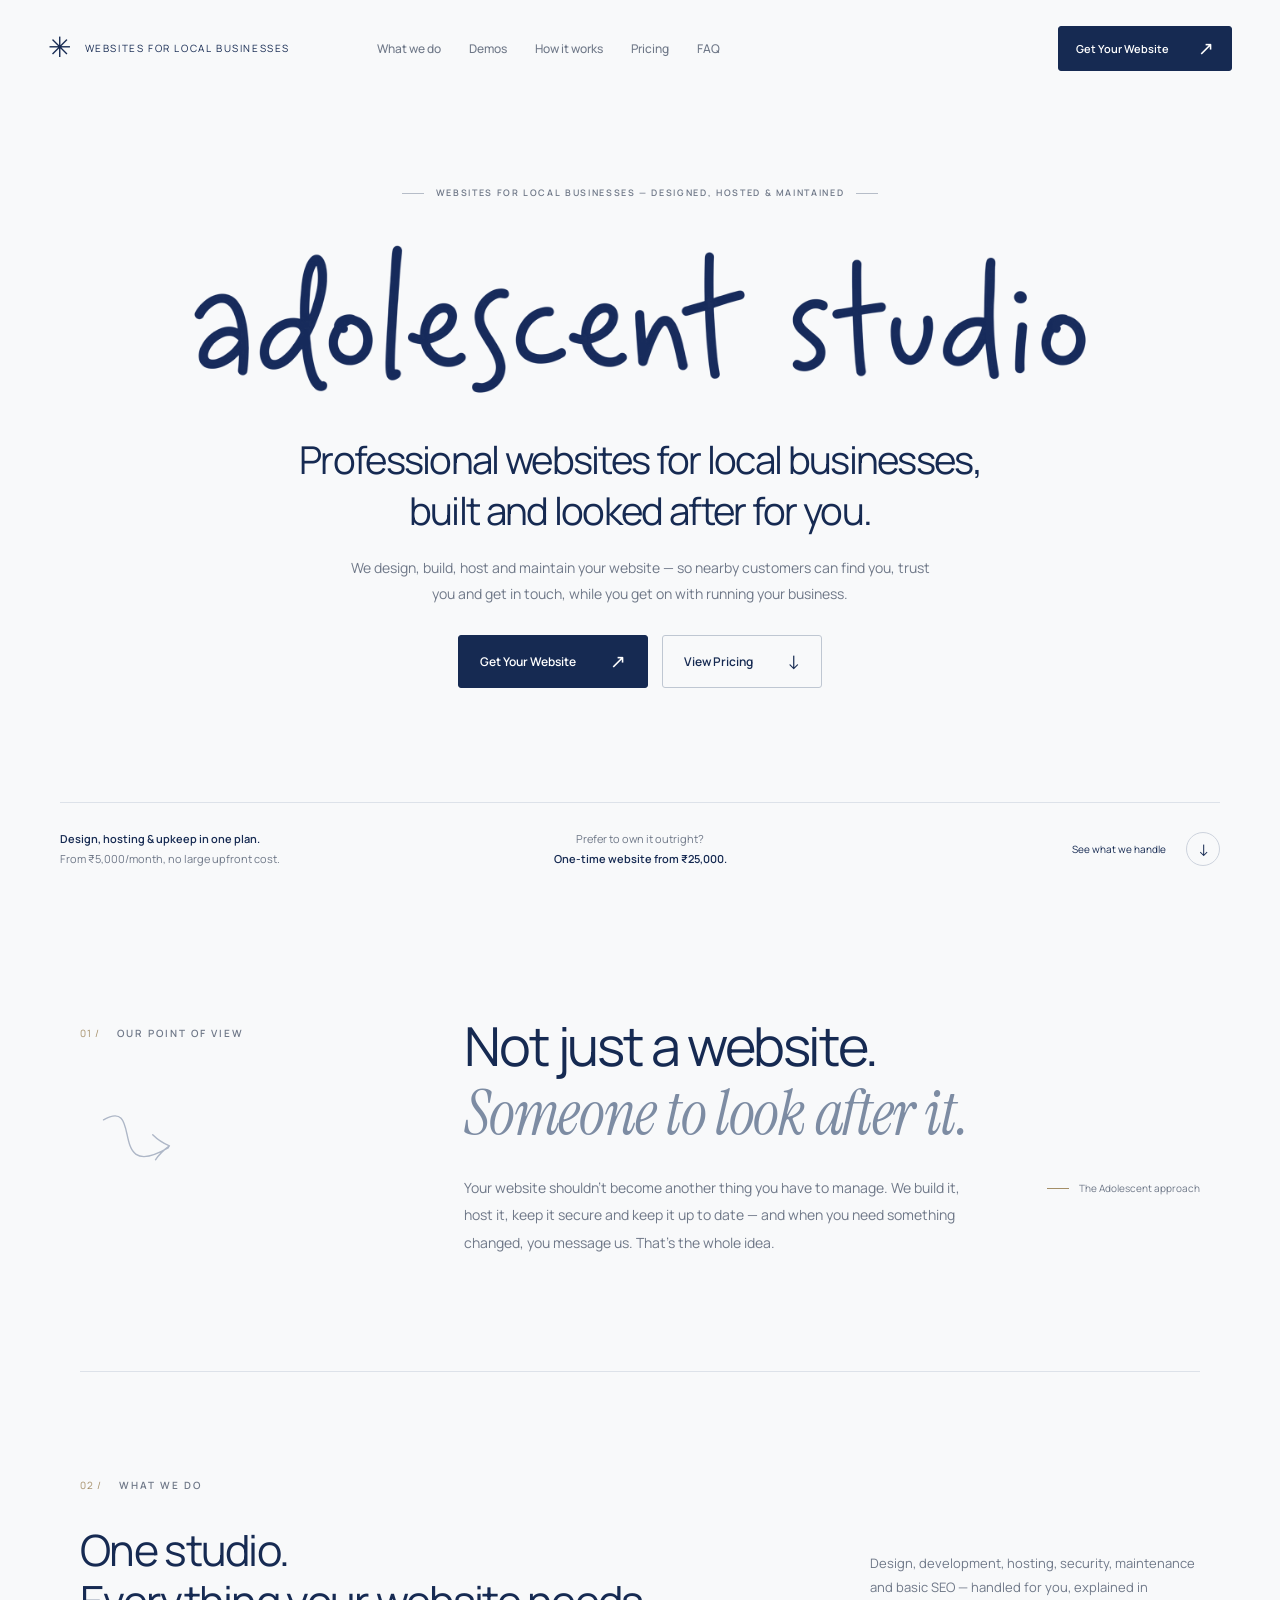
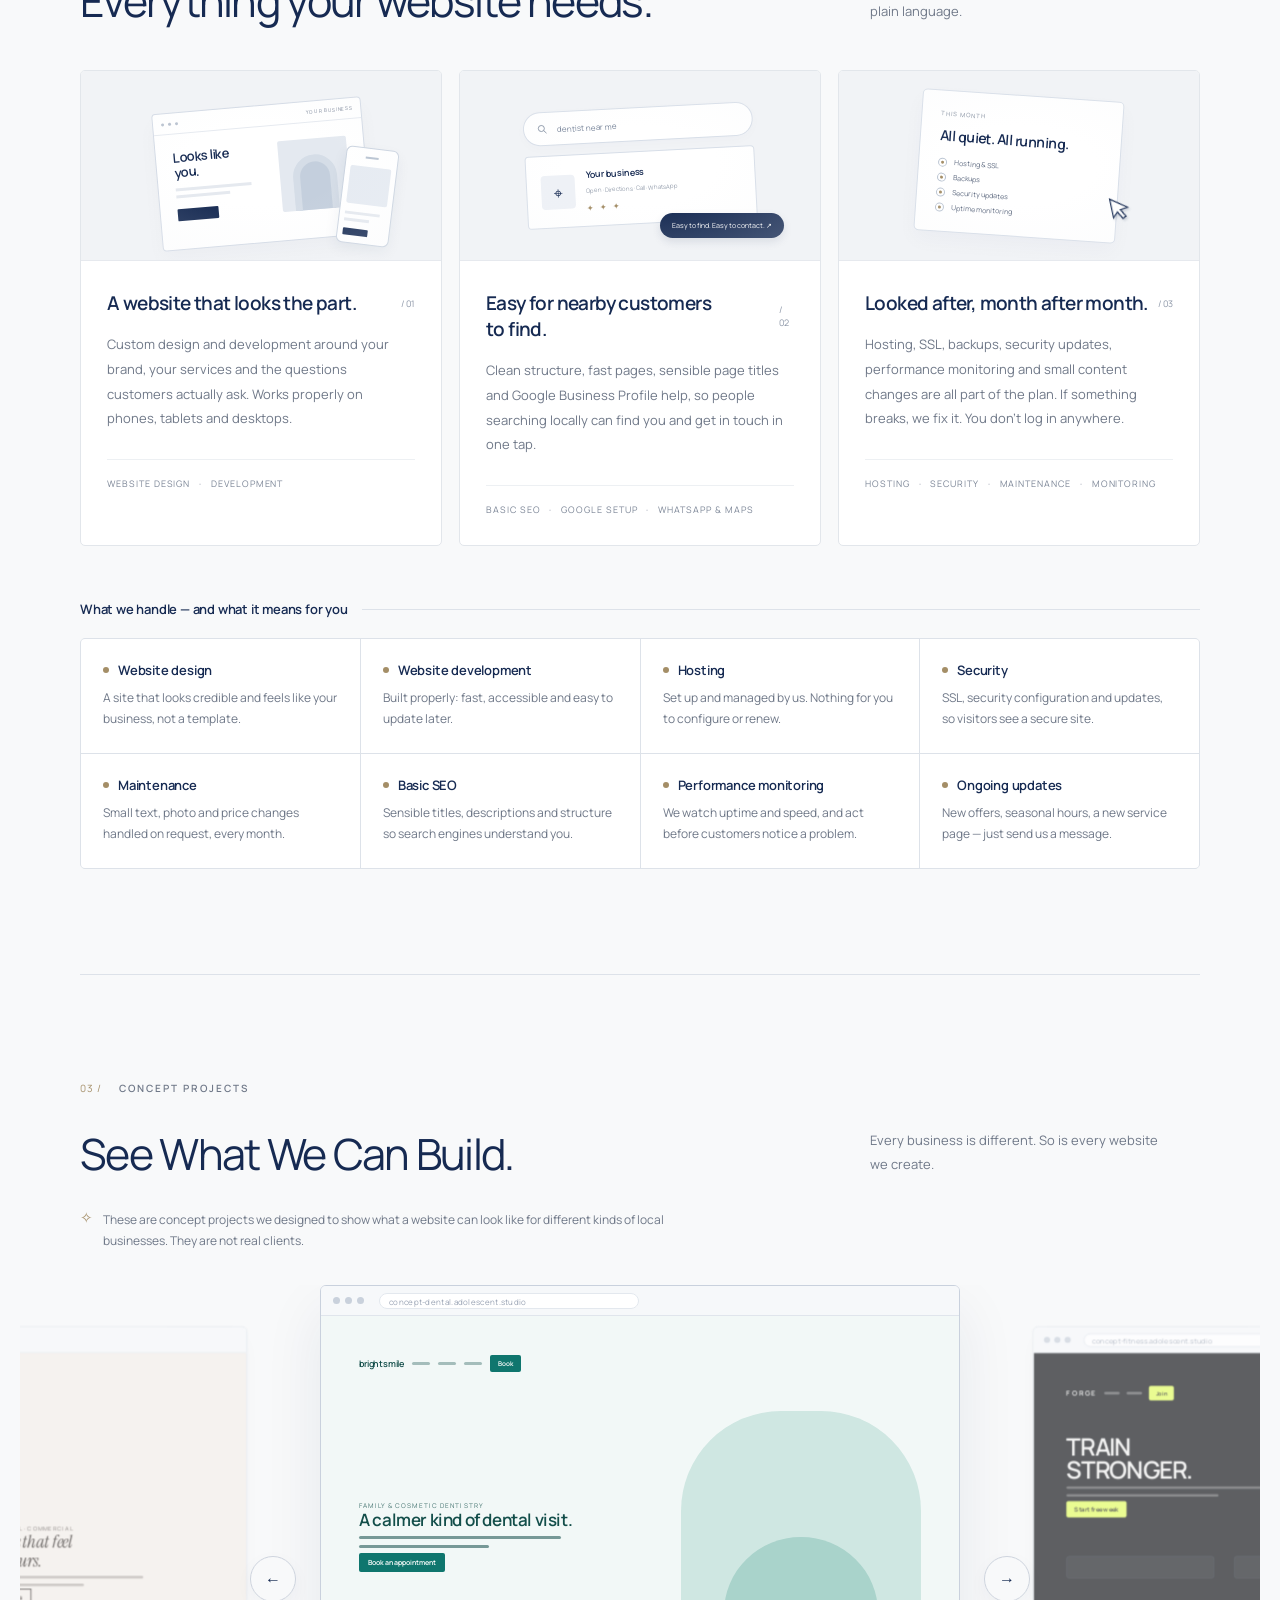
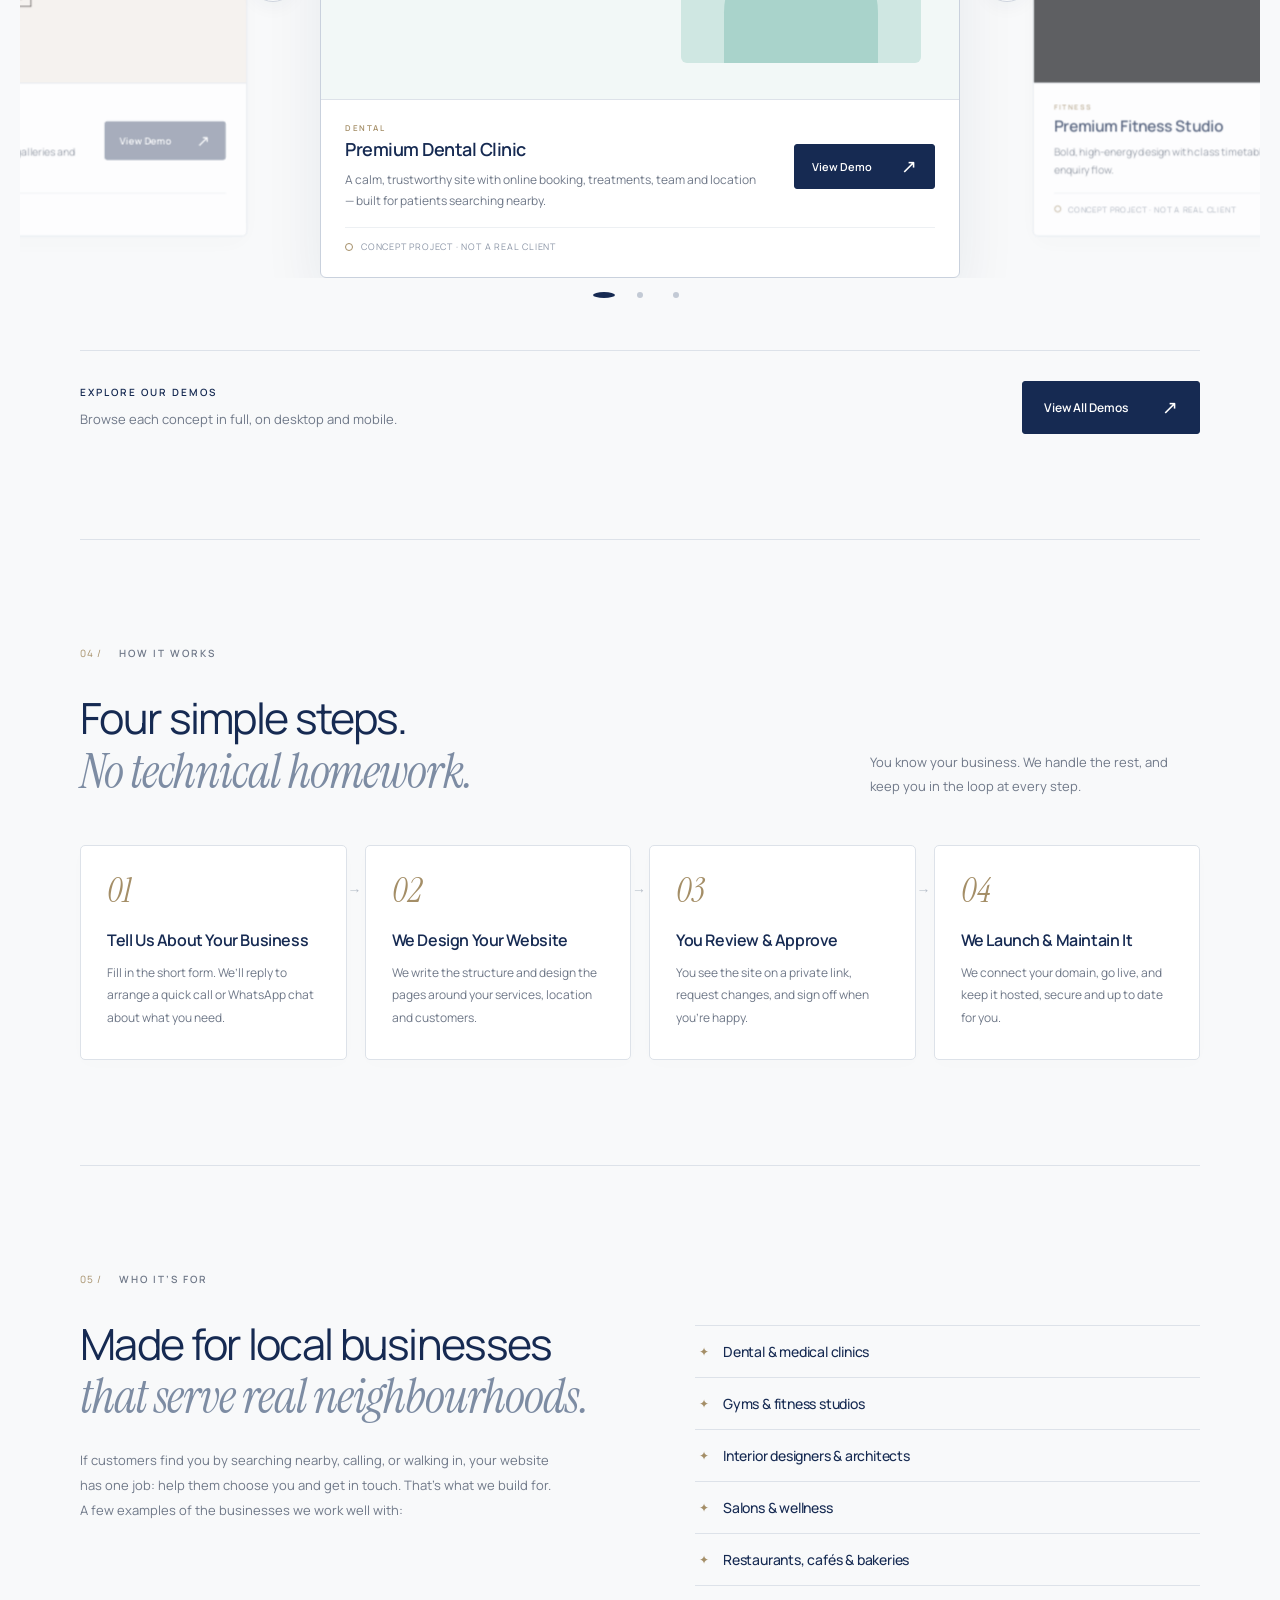
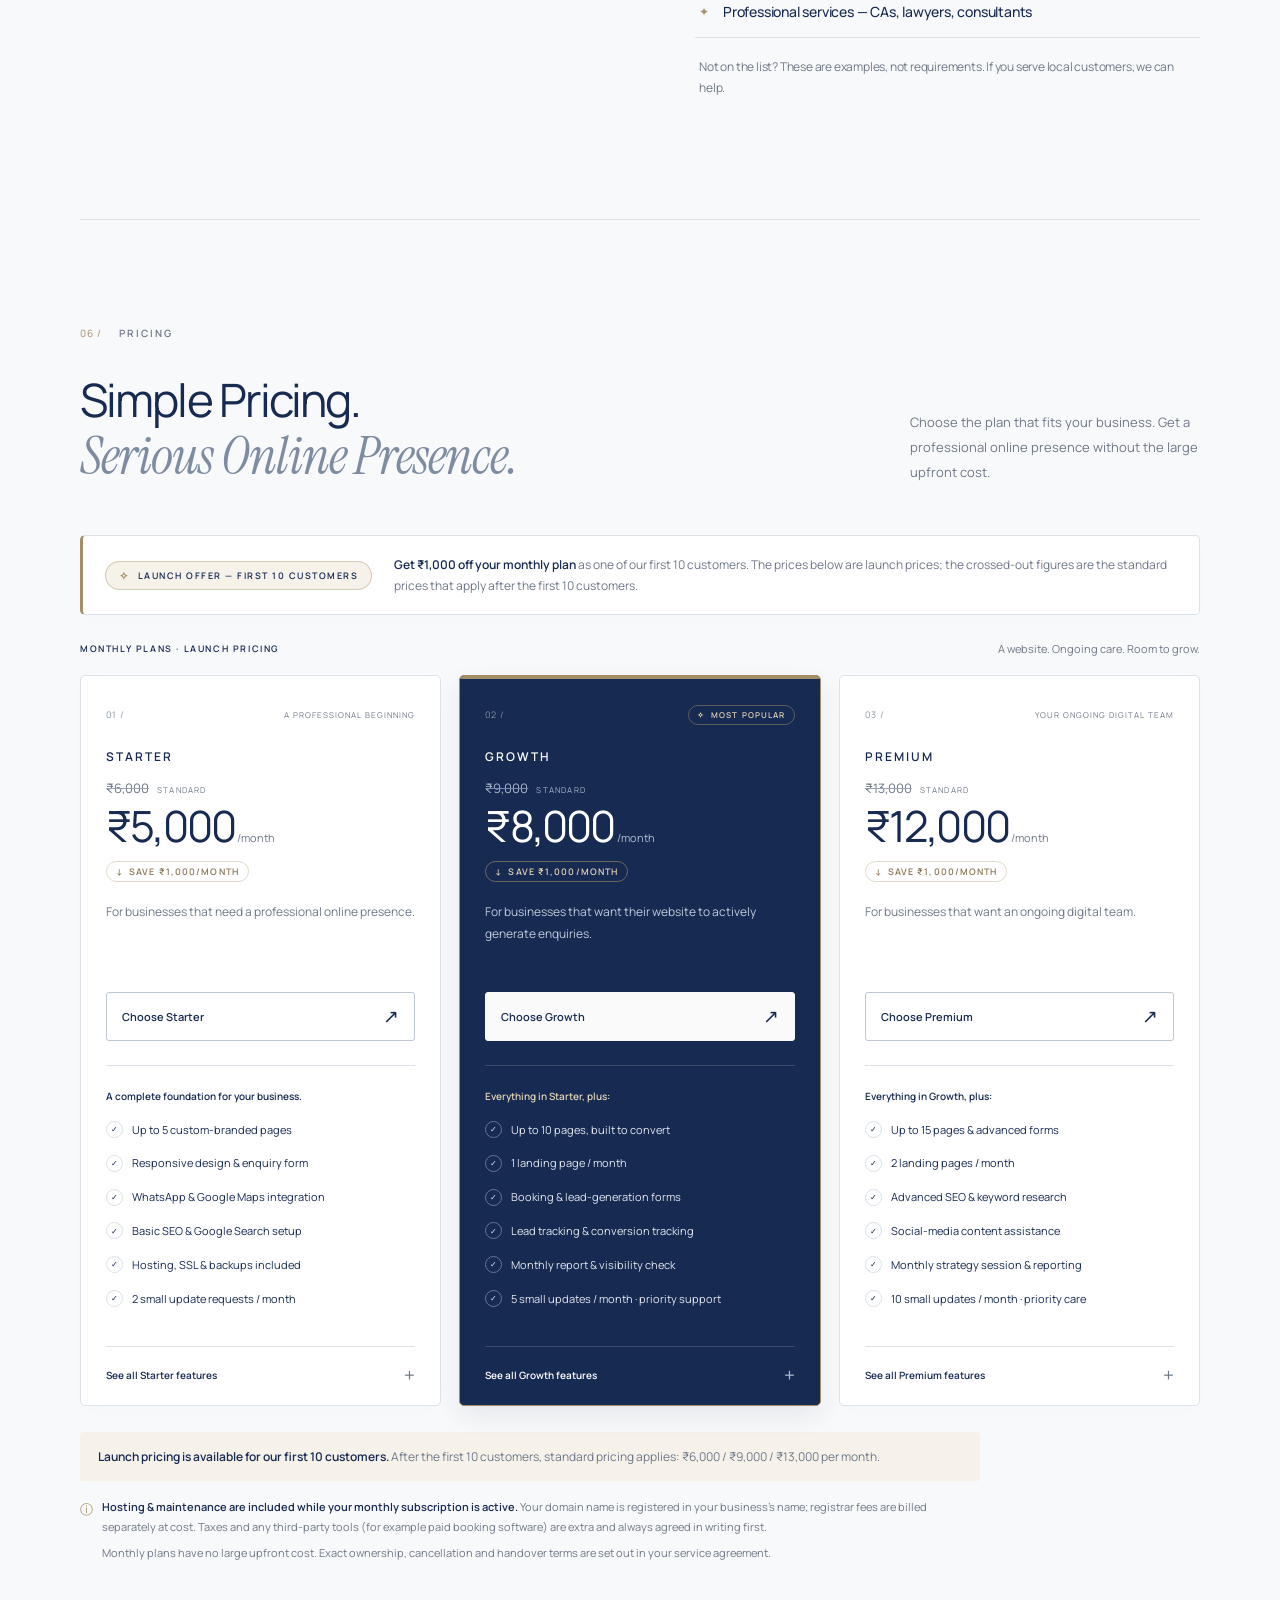
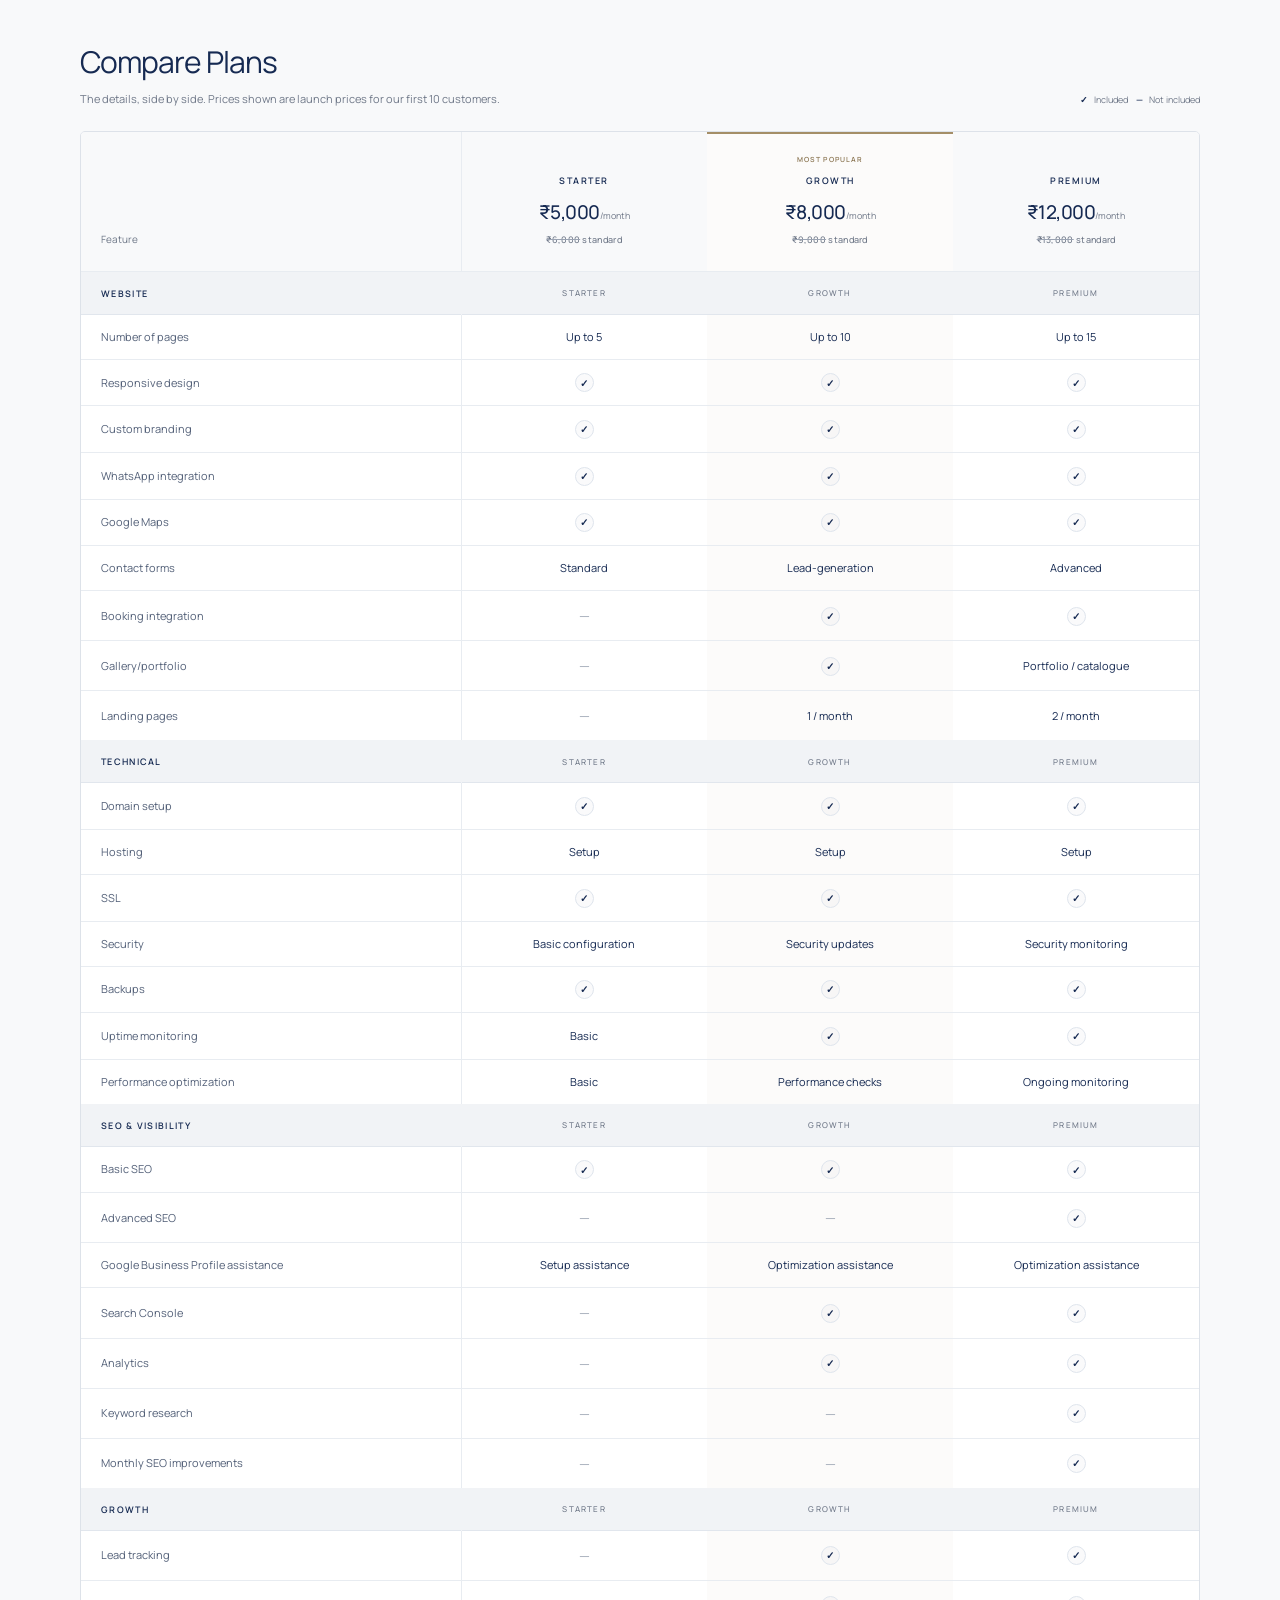
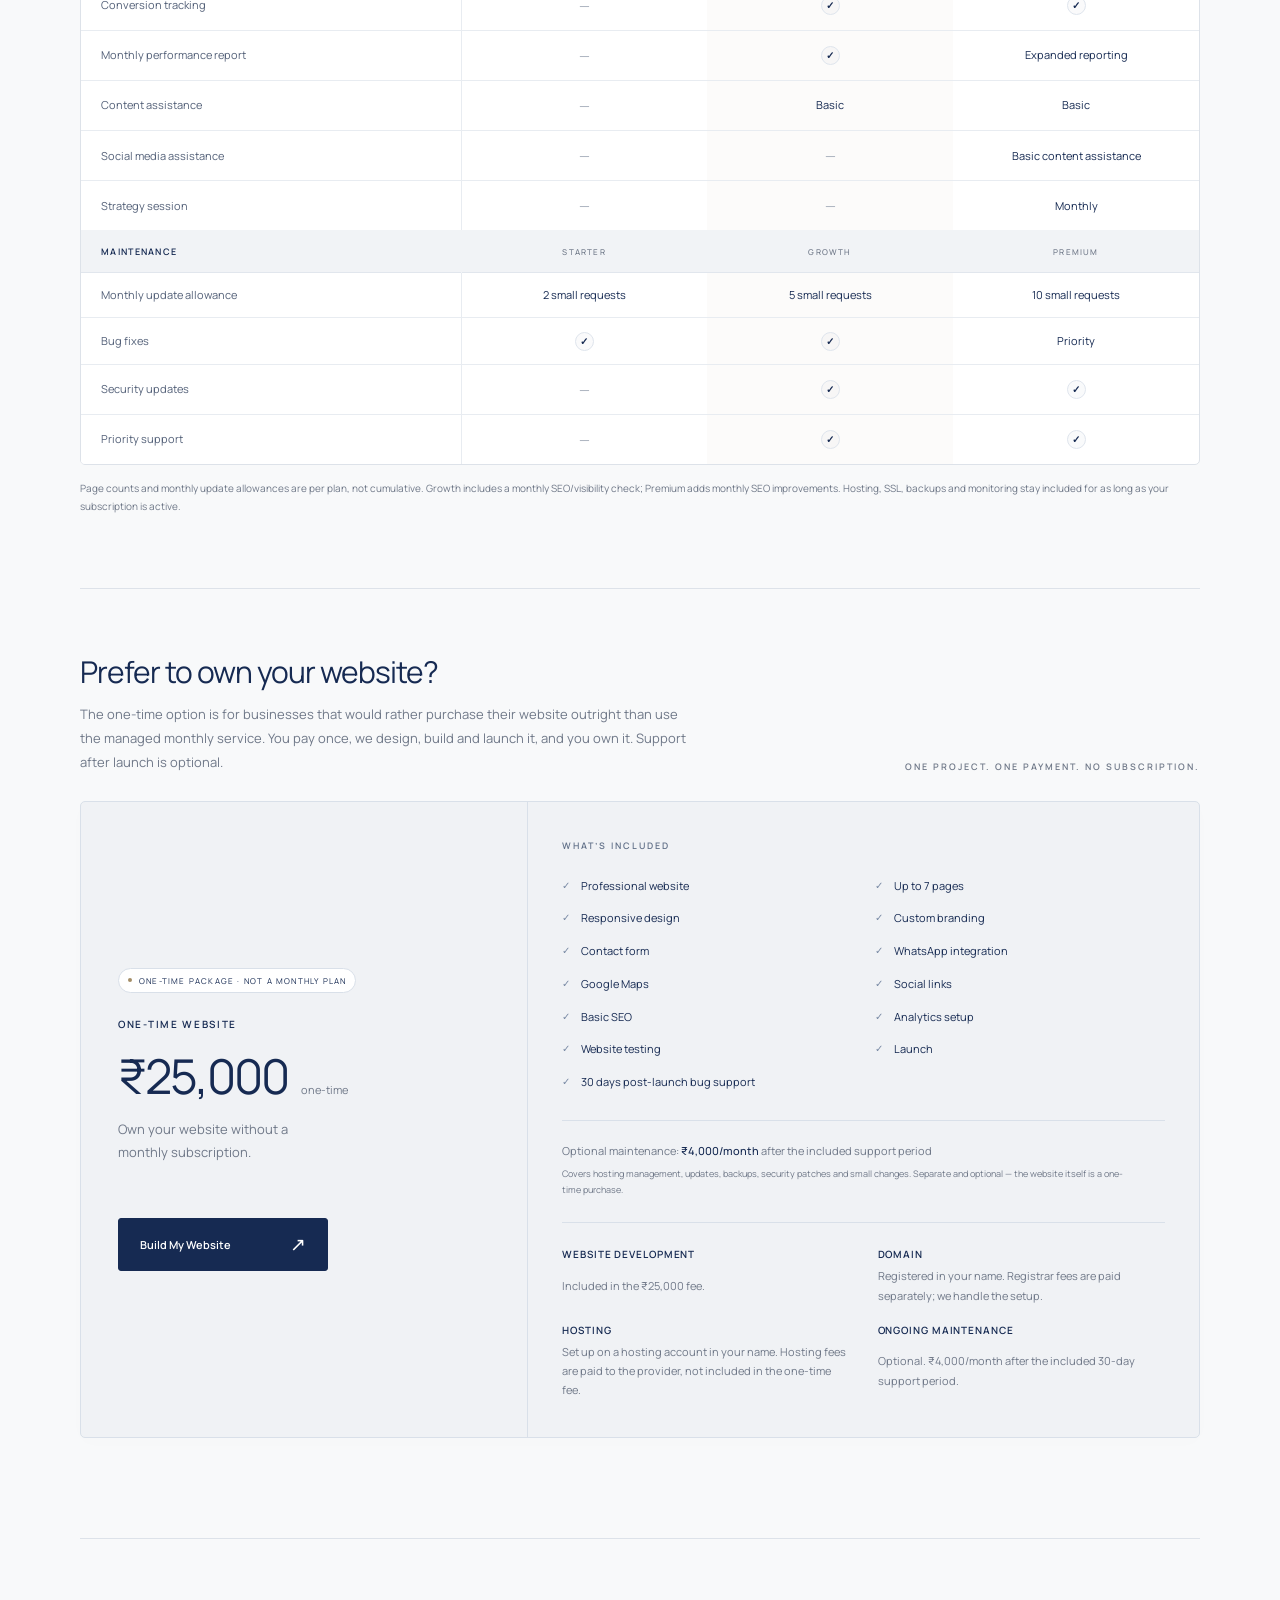
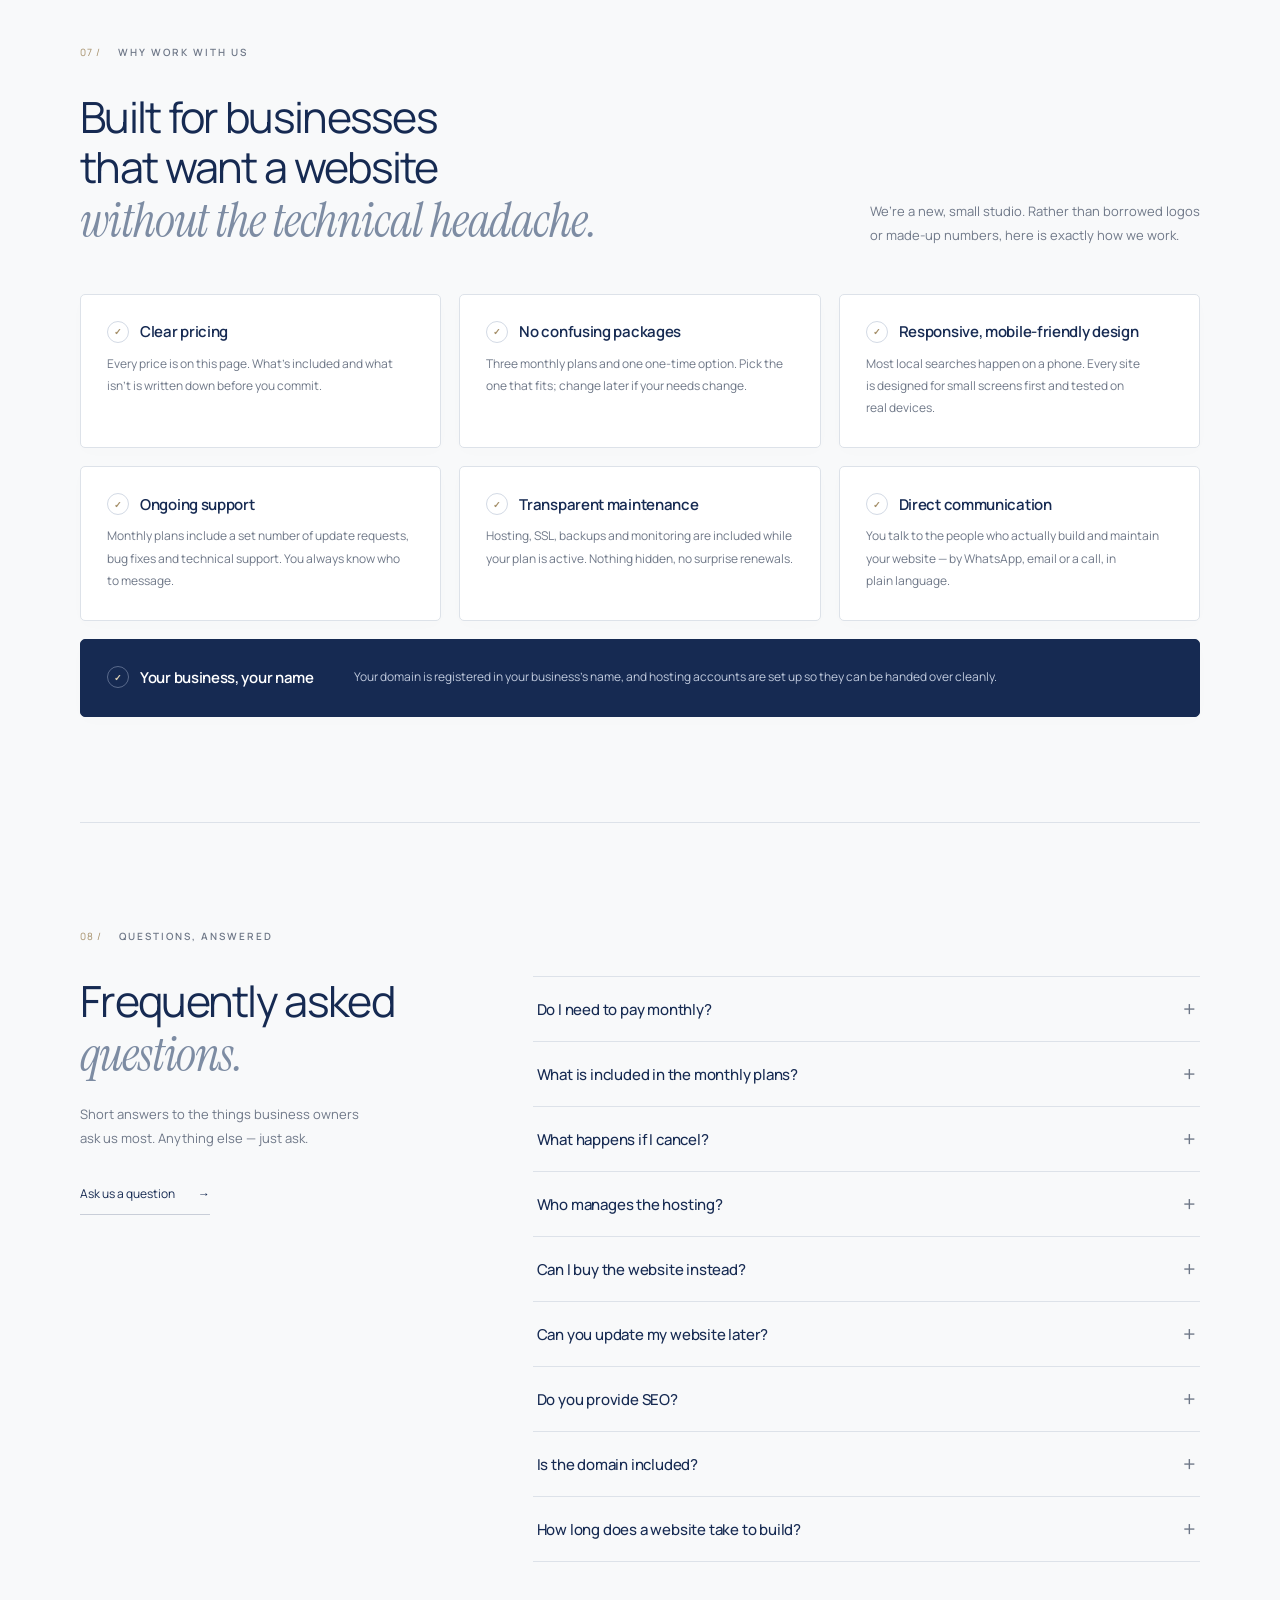
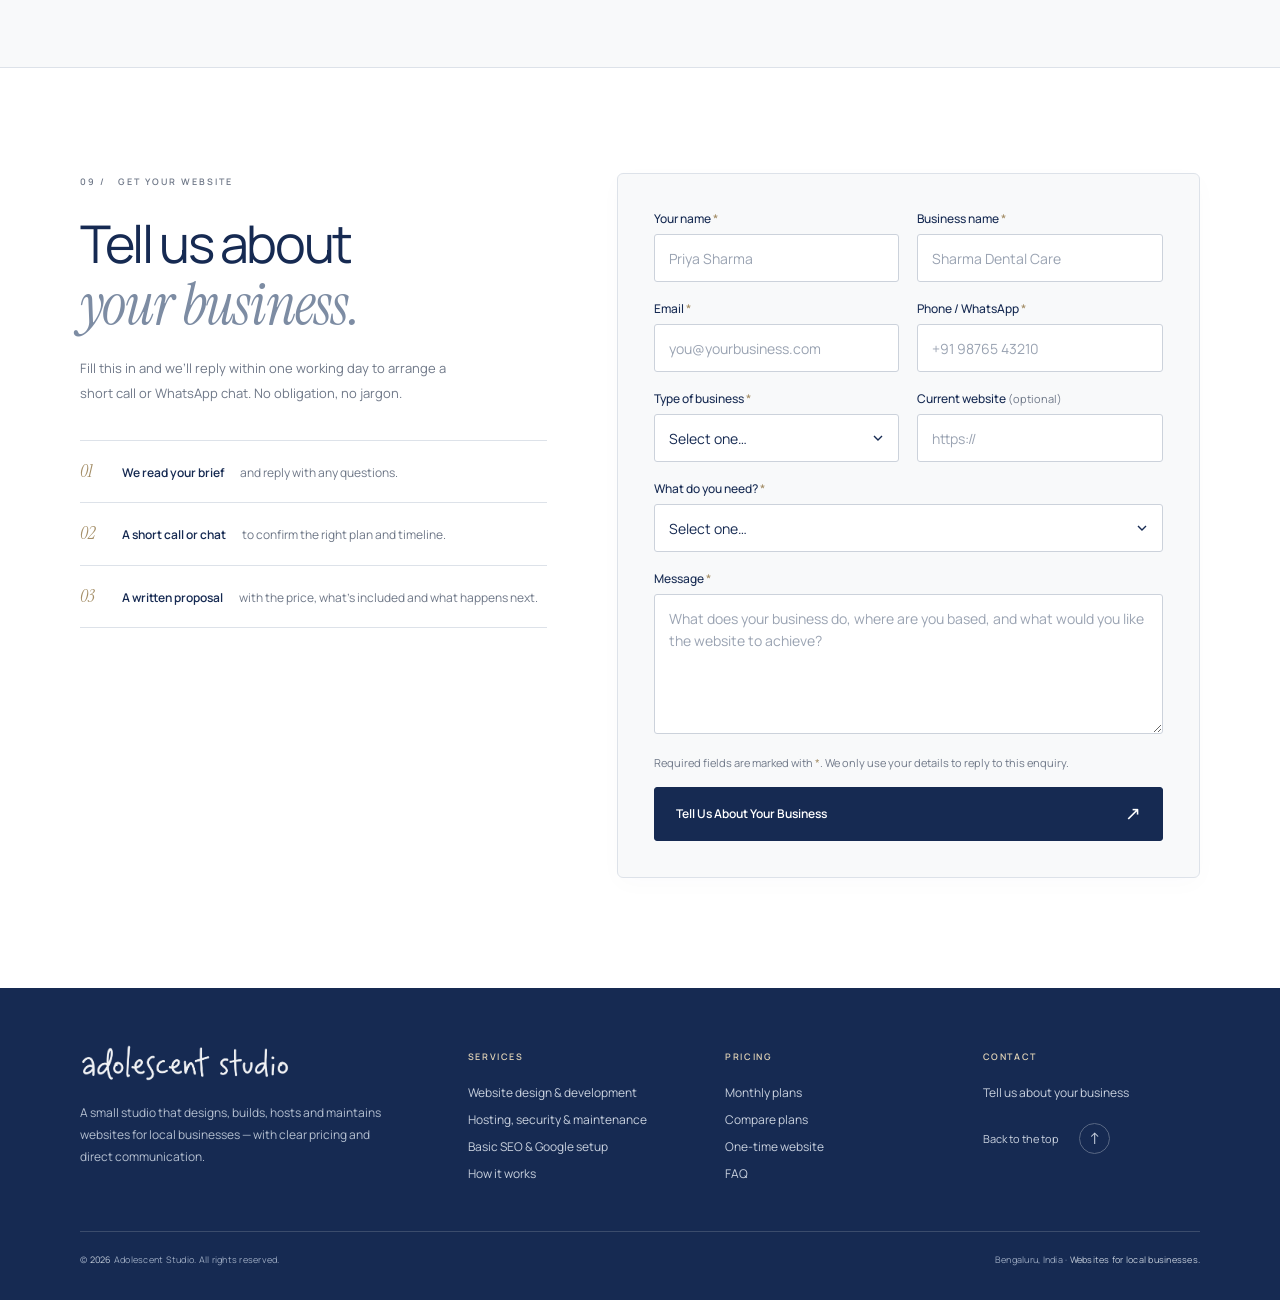
<file: index.html>
<!DOCTYPE html>
<html lang="en">
<head>
<meta charset="utf-8">
<meta name="viewport" content="width=device-width, initial-scale=1">
<title>Adolescent Studio — Websites for local businesses, built and looked after for you</title>
<meta name="description" content="Adolescent Studio designs, builds, hosts and maintains professional websites for local businesses. Clear monthly plans from ₹5,000/month, or own your website outright for ₹25,000.">
<meta name="theme-color" content="#f8f9fa">
<!-- Update this to your live URL once deployed (e.g. https://adolescentstudio.com/) -->
<link rel="canonical" href="https://adolescent-studio.github.io/">
<meta property="og:type" content="website">
<meta property="og:site_name" content="Adolescent Studio">
<meta property="og:title" content="Adolescent Studio — Websites for local businesses">
<meta property="og:description" content="We design, build, host and maintain professional websites for local businesses. Clear pricing from ₹5,000/month, or ₹25,000 one-time.">
<meta property="og:url" content="https://adolescent-studio.github.io/">
<meta property="og:image" content="https://adolescent-studio.github.io/assets/og-image.png">
<meta property="og:image:width" content="1200">
<meta property="og:image:height" content="630">
<meta property="og:image:alt" content="Adolescent Studio — websites for local businesses">
<meta name="twitter:card" content="summary_large_image">
<meta name="twitter:title" content="Adolescent Studio — Websites for local businesses">
<meta name="twitter:description" content="We design, build, host and maintain professional websites for local businesses. Clear pricing from ₹5,000/month, or ₹25,000 one-time.">
<meta name="twitter:image" content="https://adolescent-studio.github.io/assets/og-image.png">
<link rel="icon" href="assets/favicon.svg" type="image/svg+xml">
<link rel="apple-touch-icon" href="assets/apple-touch-icon.png">
<link rel="preload" href="assets/fonts/Manrope-400.woff2" as="font" type="font/woff2" crossorigin>
<link rel="preload" href="assets/fonts/Manrope-600.woff2" as="font" type="font/woff2" crossorigin>
<style id="site-styles">
/* Adolescent Studio — site styles
   Palette: --bg #f8f9fa · --ink #162a52 · --muted #6f7888 · --line #dde2e9 · --accent #a48e67
   Fonts: Manrope (sans) + Instrument Serif italic (accent). Self-hosted, subset, woff2. */
@font-face{font-family:Manrope;font-style:normal;font-weight:400;font-display:swap;src:url(assets/fonts/Manrope-400.woff2) format('woff2')}
@font-face{font-family:Manrope;font-style:normal;font-weight:500;font-display:swap;src:url(assets/fonts/Manrope-500.woff2) format('woff2')}
@font-face{font-family:Manrope;font-style:normal;font-weight:600;font-display:swap;src:url(assets/fonts/Manrope-600.woff2) format('woff2')}
@font-face{font-family:'Instrument Serif';font-style:italic;font-weight:400;font-display:swap;src:url(assets/fonts/InstrumentSerif-400-italic.woff2) format('woff2')}

/* ---- Base ---- */
:root{--bg:#f8f9fa;--ink:#162a52;--muted:#6f7888;--line:#dde2e9;--accent:#a48e67;--white:#fff}*{box-sizing:border-box}html{scroll-behavior:smooth;scroll-padding-top:115px}body{margin:0;background:var(--bg);font-family:Manrope,Arial,sans-serif;color:var(--ink);-webkit-font-smoothing:antialiased}a{color:inherit;text-decoration:none}button,input,textarea,select{font:inherit}button,a{-webkit-tap-highlight-color:transparent}button{cursor:pointer}a:focus-visible,button:focus-visible,input:focus-visible,select:focus-visible,textarea:focus-visible{outline:2px solid var(--accent);outline-offset:5px}::selection{background:#e6dbbd;color:var(--ink)}.wrap{width:min(1240px,100%);padding:0 60px;margin:auto}.eyebrow{font:10px/1.6 Manrope,Arial,sans-serif;text-transform:uppercase;letter-spacing:2px;font-weight:600}.nav{position:fixed;top:0;left:0;width:100%;z-index:20;border-bottom:1px solid transparent;transition:background .35s,border-color .35s}.nav-inner{max-width:1600px;margin:auto;padding:0 48px;height:96px;display:flex;align-items:center;justify-content:space-between;gap:24px}.nav-left{display:flex;align-items:center;gap:42px}.studio-label{display:flex;align-items:center;gap:12px;font-size:10px;letter-spacing:1.6px;text-transform:uppercase}.brand-symbol{font-size:28px;line-height:1;color:var(--ink);font-family:Georgia,serif}.nav-links{display:flex;gap:28px;margin-left:45px}.nav-links a{font-size:11px;color:var(--muted);transition:color .2s}.nav-links a:hover{color:var(--ink)}.nav-right{display:flex;align-items:center;gap:28px}.mini-logo{width:160px;opacity:0;pointer-events:none;transform:translateY(-6px);transition:opacity .35s,transform .35s}.mini-logo img{width:100%;height:auto;display:block}.scrolled{background:rgba(248,249,250,.95);backdrop-filter:blur(18px);border-bottom-color:var(--line)}.scrolled .mini-logo{opacity:1;pointer-events:auto;transform:none}.btn{display:inline-flex;align-items:center;justify-content:space-between;gap:34px;min-height:52px;padding:16px 21px;border:1px solid var(--ink);background:var(--ink);color:white;border-radius:3px;font-size:11px;font-weight:600;transition:background .25s,transform .25s,box-shadow .25s}.btn .arrow{font-size:19px;font-weight:400;line-height:1;transition:transform .25s}.btn:hover{background:#253f6b;transform:translateY(-2px);box-shadow:0 6px 16px #162a5210}.btn:hover .arrow{transform:translate(2px,-2px)}.btn.small{min-height:43px;padding:12px 17px;font-size:10px;gap:29px}.btn.outline{background:transparent;color:var(--ink);border-color:#bfc7d2}.btn.outline:hover{background:white}.btn.light{background:#fafafa;color:var(--ink);border-color:#fafafa}.btn.light:hover{background:#eceff4}.text-link{display:inline-flex;gap:23px;align-items:center;font-size:11px;padding:12px 0;border-bottom:1px solid #c9ced8;transition:gap .25s}.text-link:hover{gap:32px}.hero{height:100svh;min-height:850px;max-height:1100px;position:relative;display:flex;align-items:center;justify-content:center;text-align:center;padding:135px 30px 170px}.hero-center{width:100%;position:relative}.hero-kicker{display:inline-flex;align-items:center;gap:12px;color:var(--muted);font-size:9px;letter-spacing:1.65px;margin-bottom:36px}.hero-kicker:before,.hero-kicker:after{content:'';width:22px;height:1px;background:#b6bdc8}.hero-logo{display:block;width:min(910px,85vw);height:auto;margin:0 auto 33px}.hero h1{font-size:clamp(28px,3vw,42px);font-weight:400;line-height:1.35;letter-spacing:-1.6px;margin:0 auto 19px;max-width:770px}.hero-sub{font-size:12px;color:var(--muted);line-height:1.9;margin:0 auto 28px;max-width:510px}.hero-actions{display:flex;align-items:center;justify-content:center;gap:30px}.hero-actions .text-link{border:0;color:var(--muted)}.hero-bottom{position:absolute;bottom:0;left:60px;right:60px;max-width:1320px;margin:auto;display:grid;grid-template-columns:1fr 1fr 1fr;gap:28px;border-top:1px solid var(--line);padding:26px 0 31px;text-align:left}.hero-bottom p{margin:0;font-size:10px;color:var(--muted);line-height:1.8}.hero-bottom .middle{text-align:center}.hero-bottom strong{color:var(--ink);font-weight:600}.hero-scroll{justify-self:end;display:flex;align-items:center;gap:20px;font-size:10px}.round-arrow{height:34px;width:34px;border:1px solid #cdd3dd;border-radius:50%;display:grid;place-items:center;font-size:16px;transition:background .25s}.hero-scroll:hover .round-arrow{background:#e9edf2}.section-label{display:flex;align-items:center;gap:17px;color:var(--muted);margin-bottom:32px}.section-label .number{color:var(--accent);font-size:10px;letter-spacing:1px}.motto{padding:115px 0 115px;border-bottom:1px solid var(--line)}.motto-grid{display:grid;grid-template-columns:1fr 2.2fr;gap:50px}.motto-label .section-label{margin-top:10px}.scribble{width:95px;height:65px;margin:32px 0 0 15px;color:#aeb7c7}.motto h2{font-size:clamp(36px,4.2vw,59px);font-weight:400;letter-spacing:-2.4px;line-height:1.15;margin:0 0 29px}.motto h2 span{color:#939dac}.motto-copy{display:flex;align-items:flex-end;justify-content:space-between;gap:30px}.motto p{max-width:455px;font-size:13px;color:var(--muted);line-height:1.9;margin:0}.signature{font-size:10px;white-space:nowrap;color:var(--muted);padding-bottom:4px;display:flex;align-items:center;gap:10px}.signature:before{content:'';width:22px;height:1px;background:var(--accent)}.section{padding:105px 0}.section-heading{display:flex;align-items:flex-end;justify-content:space-between;gap:40px;margin-bottom:44px}.section-heading h2{font-size:43px;line-height:1.18;letter-spacing:-1.7px;font-weight:400;margin:0}.section-heading p{max-width:270px;color:var(--muted);font-size:12px;line-height:1.9;margin:0 0 3px}.services{display:grid;grid-template-columns:repeat(3,1fr);gap:17px}.service{background:#fff;border:1px solid #e2e6eb;border-radius:5px;overflow:hidden;transition:transform .3s,box-shadow .3s}.service:hover{transform:translateY(-5px);box-shadow:0 12px 30px #162a5208}.service-visual{height:190px;background:#f1f3f6;position:relative;overflow:hidden;display:flex;align-items:center;justify-content:center;border-bottom:1px solid #e6e9ee}.service-visual:after{content:'';position:absolute;inset:0;background:radial-gradient(ellipse at center,transparent 30%,#f1f3f650);pointer-events:none}.service-content{padding:29px 26px}.service-title{display:flex;align-items:center;justify-content:space-between;margin-bottom:16px;gap:10px}.service h3{font-size:19px;letter-spacing:-.6px;font-weight:600;margin:0}.service-number{font-size:9px;color:#8b95a6}.service p{font-size:12px;line-height:1.95;color:var(--muted);margin:0 0 28px}.service-tags{border-top:1px solid #edf0f3;padding-top:17px;font-size:8px;text-transform:uppercase;letter-spacing:1.1px;color:#7b8596}.browser{width:210px;height:138px;background:white;box-shadow:0 10px 20px #162a5207;border:1px solid #d3dae5;border-radius:4px;transform:rotate(-5deg) translateY(8px)}.browser-top{height:21px;border-bottom:1px solid #e6eaf0;display:flex;align-items:center;gap:4px;padding:0 8px}.browser-top i{height:3px;width:3px;background:#b7c0ce;border-radius:50%}.browser-name{margin-left:auto;font-size:5px;letter-spacing:.7px;color:#778296}.browser-content{padding:16px 17px;display:grid;grid-template-columns:1.3fr 1fr;gap:16px}.browser-title{font-size:13px;letter-spacing:-.5px;line-height:1.15;font-weight:600}.line{height:3px;background:#e5e9ef;margin-top:8px;width:85%}.line.short{width:60%;margin-top:4px}.tiny-btn{display:block;width:41px;height:12px;border-radius:1px;background:var(--ink);margin-top:11px}.browser-art{border-radius:2px;background:#e4e9f0;display:grid;place-items:center;overflow:hidden}.arch{width:44px;height:64px;border-radius:50px 50px 0 0;background:#c4cfdd;transform:translateY(13px);border:7px solid #d5dde7}.mobile-preview{position:absolute;width:53px;height:97px;right:47px;bottom:15px;background:#fff;box-shadow:0 6px 14px #162a5210;border:1px solid #cbd4e0;border-radius:6px;padding:8px 5px;transform:rotate(7deg)}.mobile-preview:before{content:'';display:block;margin:0 auto 8px;width:13px;height:2px;background:#b8c3d1}.mobile-art{height:38px;background:#e6ebf2;border-radius:2px}.search-stack{width:230px;transform:rotate(-3deg)}.search-box{background:#fff;border:1px solid #d7dee8;box-shadow:0 3px 12px #162a5205;border-radius:25px;height:34px;padding:0 13px;display:flex;gap:9px;align-items:center;font-size:8px;color:#78859a;margin-bottom:10px}.search-box svg{width:11px;height:11px}.search-result{background:#fff;border:1px solid #d7dee8;border-radius:4px;padding:13px 14px;display:flex;gap:11px;align-items:center}.map-pin{width:34px;height:34px;background:#eef1f6;border-radius:4px;display:grid;place-items:center;font-size:16px}.result-name{font-size:9px;font-weight:600;margin-bottom:6px}.result-desc{font-size:6px;color:#99a2b0}.stars{color:var(--accent);letter-spacing:2px;margin-top:7px;font-size:8px}.result-badge{position:absolute;bottom:22px;right:36px;background:var(--ink);border-radius:20px;font-size:7px;color:white;padding:8px 12px;box-shadow:0 4px 8px #162a5220}.conversion{width:202px;background:white;border:1px solid #d7dee8;box-shadow:0 9px 20px #162a5208;padding:19px;border-radius:5px;transform:rotate(4deg)}.conversion .conversion-kicker{font-size:6px;text-transform:uppercase;letter-spacing:1px;color:#7e899a}.conversion-title{font-size:14px;letter-spacing:-.5px;margin:8px 0 13px;font-weight:600}.conversion-btn{background:var(--ink);color:white;border-radius:2px;padding:9px 11px;font-size:7px;display:flex;align-items:center;justify-content:space-between}.cursor{position:absolute;bottom:39px;right:69px;width:20px;height:26px;filter:drop-shadow(1px 2px 1px #162a5230);transform:rotate(-12deg)}.service-bottom{display:flex;justify-content:space-between;gap:25px;align-items:center;margin-top:26px;color:var(--muted);font-size:10px}.service-bottom span{display:flex;align-items:center;gap:9px}.service-bottom span:before{content:'✧';color:var(--accent);font-size:18px}.service-bottom p{margin:0}.pricing-section{border-top:1px solid var(--line);padding-bottom:105px}.pricing-grid{display:grid;grid-template-columns:1fr 1fr;gap:22px}.price-card{border:1px solid #dbe0e7;background:white;border-radius:5px;padding:38px;display:flex;flex-direction:column;position:relative;overflow:hidden}.price-card.featured{background:#162a52;color:#fff;border-color:#162a52}.price-top{display:flex;align-items:center;justify-content:space-between;gap:12px;margin-bottom:14px}.price-top h3{font-size:19px;letter-spacing:-.5px;font-weight:600;margin:0}.plan-label{font-size:8px;letter-spacing:1.6px;text-transform:uppercase;color:#8a95a6;margin-bottom:26px}.price-desc{font-size:12px;color:var(--muted);line-height:1.9;max-width:320px;margin:0 0 28px}.featured .price-desc,.featured .price-note{color:#b2bdd1}.badge{border:1px solid #687797;color:#e2e7f0;padding:6px 8px;border-radius:20px;font-size:7px;text-transform:uppercase;letter-spacing:1.1px}.price{font-size:52px;line-height:1.1;font-weight:400;letter-spacing:-2px;margin:0 0 13px}.price small{font-size:10px;letter-spacing:0;color:#8792a3;margin-left:6px}.featured .price small{color:#b2bdd1}.price-note{font-size:10px;color:var(--muted);margin:0 0 30px}.features{list-style:none;margin:0 0 28px;padding:28px 0 0;border-top:1px solid #e4e8ee}.features li{display:flex;align-items:center;gap:12px;font-size:11px;line-height:1.8;margin-bottom:16px}.features li:before{content:'✓';display:grid;place-items:center;width:15px;height:15px;border:1px solid #d9e0e9;border-radius:50%;font-size:8px;flex:none}.featured .features{border-color:#3a4b6c}.featured .features li:before{border-color:#667492;color:#d5dfef}.featured .features li{color:#e2e7f0}.price-card .btn{width:100%;margin-top:auto}.pricing-foot{display:flex;justify-content:space-between;gap:24px;font-size:9px;color:var(--muted);line-height:1.8;margin-top:24px}.pricing-foot a{color:var(--ink);white-space:nowrap}.closing{position:relative;text-align:center;border-top:1px solid var(--line);padding:103px 24px 109px;overflow:hidden}.closing:before,.closing:after{content:'';position:absolute;left:50%;top:50%;border:1px solid #e8ecf1;border-radius:50%;width:620px;height:620px;transform:translate(-50%,-50%);z-index:0;pointer-events:none}.closing:after{width:800px;height:800px}.closing-content{position:relative;z-index:1}.closing .eyebrow{color:var(--muted);font-size:9px;margin:0 0 25px}.closing h2{font-size:65px;line-height:1.1;letter-spacing:-3px;font-weight:400;margin:0 0 23px}.closing h2 span{color:#8b96a8}.closing p{font-size:12px;color:var(--muted);margin:0 0 30px}.footer{position:relative;background:var(--ink);color:#fff;padding:36px 0}.footer-top{display:flex;justify-content:space-between;align-items:center;gap:24px}.footer-logo{width:210px;filter:brightness(0) invert(1);opacity:.95;display:block}.footer-note{font-size:10px;color:#b4bfd0}.footer-link{font-size:10px;display:flex;align-items:center;gap:20px}.footer-link .round-arrow{border-color:#586783;width:31px;height:31px}.footer-bottom{display:flex;justify-content:space-between;gap:20px;margin-top:29px;padding-top:21px;border-top:1px solid #3b4c6c;color:#9caac1;font-size:8px;letter-spacing:.25px}.footer-bottom p{margin:0}.footer-bottom span{color:#c3ccd9}dialog{color:var(--ink);border:1px solid var(--line);border-radius:7px;background:var(--bg);padding:35px;max-width:490px;width:calc(100% - 32px);max-height:90svh}dialog::backdrop{background:rgba(15,28,53,.45);backdrop-filter:blur(8px)}.dialog-top{display:flex;align-items:center;justify-content:space-between;gap:15px}dialog h2{font-size:27px;font-weight:400;letter-spacing:-1px;margin:0}.close{border:0;background:transparent;font-size:25px;color:var(--ink);padding:4px 8px}dialog p{font-size:12px;color:var(--muted);line-height:1.7}label{display:block;font-size:11px;margin:19px 0 7px}input,textarea,select{display:block;width:100%;border:1px solid #ccd2db;background:white;color:var(--ink);border-radius:3px;font-size:13px;padding:12px}textarea{resize:vertical;min-height:85px}form .btn{margin-top:20px;width:100%}.form-note{font-size:10px!important}.success{border-top:1px solid var(--line);padding-top:12px;margin-bottom:0}body.modal-open{overflow:hidden}
@media(min-width:1500px){.hero-logo{width:1000px}.hero h1{font-size:44px}}
@media(max-width:1050px){.wrap{padding:0 38px}.nav-inner{padding:0 38px}.nav-links{margin:0;gap:20px}.nav-left{gap:26px}.studio-label{font-size:8px;letter-spacing:1px}.nav-right{gap:18px}.mini-logo{width:130px}.hero-bottom{left:38px;right:38px}.hero h1{font-size:36px}.motto-grid{grid-template-columns:1fr 2.5fr;gap:25px}.motto-copy{display:block}.signature{margin-top:22px}.service-content{padding:25px 20px}.service h3{font-size:17px}.mobile-preview{right:20px}.search-stack{width:200px}.conversion{width:190px}.section-heading h2{font-size:37px}.price-card{padding:31px}}
@media(max-width:760px){.wrap{padding:0 25px}.nav-inner{height:78px;padding:0 25px;gap:15px}.studio-label .studio-text,.nav-links{display:none}.nav-left{flex:none}.mini-logo{width:135px}.nav-right{gap:20px}.hero{min-height:760px;max-height:1000px;padding:112px 24px 145px}.hero-logo{width:95%;max-width:650px;margin-bottom:32px}.hero h1{font-size:32px;letter-spacing:-1.2px;max-width:580px}.hero-kicker{font-size:8px;letter-spacing:1.4px;margin-bottom:33px}.hero-sub{font-size:11px;max-width:360px}.hero-bottom{left:25px;right:25px;grid-template-columns:1fr 1fr;padding:23px 0}.hero-bottom .middle{display:none}.hero-bottom p{font-size:8px}.hero-scroll{font-size:9px;gap:13px}.motto{padding:76px 0}.motto-grid{grid-template-columns:1fr;gap:15px}.motto-label .section-label{margin:0 0 16px}.scribble{display:none}.motto h2{font-size:46px;letter-spacing:-2px}.motto p{max-width:520px}.section{padding:76px 0}.section-heading{gap:25px}.section-heading h2{font-size:32px;letter-spacing:-1.3px}.section-heading p{font-size:11px;max-width:210px}.services{grid-template-columns:1fr;gap:18px}.service{display:grid;grid-template-columns:42% 1fr}.service-visual{height:100%;min-height:230px;border-bottom:0;border-right:1px solid #e6e9ee}.service-content{padding:28px 26px}.service h3{font-size:19px}.service p{margin-bottom:20px}.service-bottom p{display:none}.service-bottom{font-size:9px}.pricing-grid{gap:16px}.price-card{padding:25px}.price{font-size:42px}.price-top{display:block}.badge{display:inline-block;margin-top:11px}.price-top{min-height:60px}.price-desc{font-size:11px;min-height:43px}.features li{font-size:10px;gap:8px}.price-card .btn{font-size:10px;gap:15px}.pricing-foot{flex-direction:column;gap:10px}.closing{padding:80px 20px}.closing h2{font-size:53px;letter-spacing:-2.5px}.footer-note{display:none}}
@media(max-width:480px){.wrap{padding:0 23px}.nav-inner{padding:0 23px}.nav-right{gap:15px}.mini-logo{width:120px}.btn.small{font-size:9px;padding:11px 13px;min-height:39px;gap:22px}.hero{min-height:740px;padding:110px 22px 143px}.hero-kicker{font-size:7px;letter-spacing:1.2px;gap:8px;margin-bottom:34px}.hero-kicker:before,.hero-kicker:after{width:12px}.hero-logo{width:100%;margin-bottom:34px}.hero h1{font-size:28px;letter-spacing:-1.1px;line-height:1.4;max-width:365px}.desktop-break{display:none}.hero-sub{max-width:292px;margin:20px auto 27px;font-size:11px}.hero-actions{gap:23px}.hero-actions .btn{font-size:10px;gap:25px;padding:14px 17px;min-height:48px}.hero-actions .text-link{font-size:10px;gap:13px}.hero-bottom{left:23px;right:23px;gap:10px;padding:20px 0 25px}.hero-bottom p{font-size:7px}.hero-scroll{font-size:8px;gap:10px}.round-arrow{height:29px;width:29px;font-size:14px}.motto h2{font-size:36px;line-height:1.2;letter-spacing:-1.7px}.motto p{font-size:12px}.signature{font-size:9px}.section-label{margin-bottom:24px}.eyebrow{font-size:9px;letter-spacing:1.5px}.section-heading{display:block;margin-bottom:32px}.section-heading h2{font-size:34px;line-height:1.2}.section-heading p{max-width:280px;margin-top:20px;font-size:11px}.service{display:block}.service-visual{height:180px;min-height:0;border-right:0;border-bottom:1px solid #e6e9ee}.service-content{padding:27px}.mobile-preview{right:65px;bottom:10px}.search-stack{width:230px}.result-badge{right:42px;bottom:18px}.conversion{width:205px}.cursor{right:80px;bottom:32px}.service h3{font-size:20px}.service p{font-size:12px}.service-tags{font-size:8px}.pricing-grid{grid-template-columns:1fr;gap:19px}.price-card{padding:30px}.price-top{display:flex;min-height:0}.badge{margin:0;font-size:6px}.price-desc{font-size:12px;min-height:0;margin-bottom:28px}.price{font-size:49px}.features li{font-size:11px;margin-bottom:17px;gap:12px}.price-card .btn{font-size:11px}.plan-label{margin-bottom:23px}.pricing-foot{font-size:8px;gap:16px}.closing{padding:76px 22px 80px}.closing h2{font-size:45px;letter-spacing:-2px}.closing p{font-size:11px;max-width:260px;margin:0 auto 28px;line-height:1.8}.closing .eyebrow{font-size:8px;letter-spacing:1.4px}.footer{padding:30px 0}.footer-logo{width:157px}.footer-link{font-size:8px;gap:12px}.footer-bottom{font-size:7px;display:block;line-height:1.8}.footer-bottom p+p{margin-top:8px}dialog{padding:25px}.dialog-top h2{font-size:23px}}
@media(prefers-reduced-motion:reduce){html{scroll-behavior:auto}*,*:before,*:after{transition:none!important;animation:none!important}}
/* Typography & motion — Adolescent Studio */
:root{--ease-out:cubic-bezier(.22,1,.36,1);--ease-in-out:cubic-bezier(.65,0,.35,1);--serif:'Instrument Serif',Georgia,serif;--sans:Manrope,Arial,sans-serif}
body{font-family:var(--sans);font-kerning:normal;text-rendering:optimizeLegibility}
button,input,textarea,select{font-family:var(--sans)}
h1,h2,h3,p{text-wrap:pretty}h1,h2{text-wrap:balance}
.hero h1{font-weight:400;line-height:1.32;letter-spacing:-1.7px}
.hero-sub{font-size:13px;line-height:1.85;max-width:540px}.nav-links a{font-size:12px;font-weight:500}
.hero-actions .text-link{font-size:12px}.btn{font-size:12px;font-weight:600}.btn.small{font-size:11px}
.motto h2 span,.closing h2 span{font-family:var(--serif);font-weight:400;font-style:italic;letter-spacing:-1.3px;color:#7d8ca3}
.motto h2 span{font-size:1.16em;line-height:1.03;display:inline-block;margin-top:4px}.closing h2 span{font-size:1.19em;line-height:1.08;display:inline-block;margin-top:3px}
.motto p{font-size:14px;line-height:1.95}.motto-copy{align-items:flex-start}.signature{margin-top:7px}
.section-heading p{font-size:13px;line-height:1.85;max-width:285px}.service p{font-size:13px;line-height:1.9}.service-tags{font-size:9px;letter-spacing:.95px}.price-desc{font-size:13px}.features li{font-size:12px}.price-note{font-size:11px}.price{font-variant-numeric:lining-nums;letter-spacing:-2.3px;font-weight:400}.pricing-foot{font-size:10px}.closing p{font-size:13px}.footer-note{font-size:11px}.footer-bottom{font-size:9px}
.scroll-progress{position:fixed;z-index:40;top:0;left:0;right:0;height:2px;background:var(--accent);transform:scaleX(0);transform-origin:left;pointer-events:none}
.nav{transition:background .5s var(--ease-out),border-color .5s var(--ease-out),box-shadow .5s var(--ease-out)}.nav-inner{transition:height .5s var(--ease-out)}.nav.scrolled{box-shadow:0 4px 24px #162a5204}.nav.scrolled .nav-inner{height:78px}.mini-logo{transition:opacity .55s var(--ease-out),transform .65s var(--ease-out);transform:translateY(9px) scale(.96)}.scrolled .mini-logo{transform:translateY(0) scale(1)}
.nav-links a{position:relative;padding:9px 0;transition:color .3s}.nav-links a:after{content:'';position:absolute;left:0;right:0;bottom:1px;height:1px;background:var(--ink);transform:scaleX(0);transform-origin:right;transition:transform .45s var(--ease-out)}.nav-links a:hover:after,.nav-links a[aria-current='location']:after{transform:scaleX(1);transform-origin:left}.nav-links a[aria-current='location']{color:var(--ink)}
.hero-actions .text-link,.pricing-foot a,.footer-link{position:relative}.hero-actions .text-link:after,.pricing-foot a:after{content:'';position:absolute;bottom:3px;height:1px;background:currentColor;left:0;right:0;transform:scaleX(0);transform-origin:right;transition:transform .5s var(--ease-out)}.hero-actions .text-link:hover:after,.pricing-foot a:hover:after{transform:scaleX(1);transform-origin:left}
.btn{position:relative;isolation:isolate;overflow:hidden;transition:transform .4s var(--ease-out),box-shadow .4s var(--ease-out),background .35s,border-color .35s}.btn:before{content:'';position:absolute;inset:0;background:linear-gradient(110deg,transparent 10%,#ffffff16 48%,transparent 85%);transform:translateX(-110%);transition:transform .7s var(--ease-out);pointer-events:none}.btn .arrow{transition:transform .4s var(--ease-out)}.btn:active{transform:translateY(0) scale(.98);box-shadow:none}.btn.outline:hover{border-color:var(--ink)}.btn.light:hover{background:#fff;box-shadow:0 8px 22px #00000017}.btn:focus-visible:before{transform:translateX(110%)}
.service{transition:transform .65s var(--ease-out),box-shadow .65s var(--ease-out),border-color .5s}.service-visual .browser,.mobile-preview,.search-stack,.result-badge,.conversion,.cursor{transition:transform .8s var(--ease-out),box-shadow .8s var(--ease-out)}.service-title h3{transition:letter-spacing .55s var(--ease-out)}
.price-card{transition:transform .6s var(--ease-out),box-shadow .6s var(--ease-out),border-color .5s}.price-card.featured:before{content:'';position:absolute;width:330px;height:330px;right:-160px;top:-180px;border:1px solid #ffffff0c;border-radius:50%;pointer-events:none;transition:transform 1.1s var(--ease-out)}.price-card.featured:after{content:'';position:absolute;width:430px;height:430px;right:-210px;top:-230px;border:1px solid #ffffff09;border-radius:50%;pointer-events:none;transition:transform 1.1s var(--ease-out)}.features li:before{transition:background .4s,border-color .4s,transform .4s var(--ease-out)}.round-arrow{transition:transform .5s var(--ease-out),background .4s,border-color .4s}.footer-link:hover .round-arrow{transform:translateY(-4px);background:#ffffff0b}.hero-scroll:hover .round-arrow{transform:translateY(4px)}
.brand-symbol{display:inline-block;transition:transform .8s var(--ease-out)}.studio-label:hover .brand-symbol{transform:rotate(90deg)}.footer-logo{transition:opacity .4s,transform .6s var(--ease-out)}.footer a:hover .footer-logo{opacity:.75;transform:translateY(-2px)}
.motion-ready .reveal{opacity:0;transform:translateY(25px);transition:opacity .8s var(--ease-out),transform 1s var(--ease-out);transition-delay:var(--reveal-delay,0ms)}.motion-ready .reveal.is-visible{opacity:1;transform:translateY(0)}
.hero-kicker,.hero-logo,.hero h1,.hero-sub,.hero-actions,.hero-bottom{transform-origin:center}
.scribble path{stroke-dasharray:190;stroke-dashoffset:190;transition:stroke-dashoffset 1.4s var(--ease-out) .2s}.is-visible .scribble path{stroke-dashoffset:0}
.closing:before,.closing:after{transition:transform 1.8s var(--ease-out),opacity 1.5s}.motion-ready .closing:before,.motion-ready .closing:after{transform:translate(-50%,-50%) scale(.85);opacity:0}.motion-ready .closing.has-entered:before,.motion-ready .closing.has-entered:after{transform:translate(-50%,-50%) scale(1);opacity:1}
dialog{box-shadow:0 30px 100px #0b183833;border-color:#e4e8ef;padding:38px;transform-origin:50% 55%}dialog h2{font-size:29px}dialog .dialog-intro{font-family:var(--serif);font-size:23px;font-style:italic;line-height:1.3;color:#8390a5;margin:13px 0 23px}dialog::backdrop{background:rgba(15,28,53,.38);backdrop-filter:blur(7px)}dialog.opening::backdrop{animation:backdrop-in .35s ease both}dialog.is-closing::backdrop{animation:backdrop-out .22s ease both}.close{width:35px;height:35px;display:grid;place-items:center;border-radius:50%;line-height:1;transition:transform .4s var(--ease-out),background .3s}.close:hover{transform:rotate(90deg);background:#e9edf3}input,textarea,select{transition:border-color .25s,box-shadow .25s,background .25s}input:hover,textarea:hover,select:hover{border-color:#99a5b8}input:focus,textarea:focus,select:focus{outline:0;border-color:#7a8da9;box-shadow:0 0 0 3px #162a5209}.success{color:var(--ink);font-size:12px}.field-group{display:block}
@keyframes backdrop-in{from{background:rgba(15,28,53,0);backdrop-filter:blur(0)}to{background:rgba(15,28,53,.38);backdrop-filter:blur(7px)}}@keyframes backdrop-out{from{background:rgba(15,28,53,.38);backdrop-filter:blur(7px)}to{background:rgba(15,28,53,0);backdrop-filter:blur(0)}}
@media(hover:hover) and (pointer:fine){.btn:hover:before{transform:translateX(110%)}.service:hover{transform:translateY(-7px);box-shadow:0 20px 44px #162a520b;border-color:#cbd3df}.service:hover .browser{transform:rotate(-2deg) translateY(1px)}.service:hover .mobile-preview{transform:rotate(3deg) translateY(-5px);box-shadow:0 12px 22px #162a5214}.service:hover .search-stack{transform:rotate(0) translateY(-4px)}.service:hover .result-badge{transform:translate(3px,-3px)}.service:hover .conversion{transform:rotate(0) translateY(-3px)}.service:hover .cursor{transform:rotate(-3deg) translate(-8px,-5px)}.price-card:hover{transform:translateY(-5px);box-shadow:0 18px 45px #162a520b;border-color:#bbc5d3}.price-card.featured:hover{box-shadow:0 20px 45px #162a5225;border-color:#162a52}.price-card.featured:hover:before,.price-card.featured:hover:after{transform:scale(1.12) translate(-10px,10px)}.price-card:hover .features li:before{background:#162a5207;border-color:#b5c2d4}.price-card.featured:hover .features li:before{background:#ffffff0b;border-color:#8093b4}}
@media(max-width:1050px){.motto-copy{display:block}.signature{margin-top:20px}.nav-left{gap:22px}.nav-links{gap:19px}.nav-links a{font-size:11px}.service-tags{font-size:8px}.motto h2 span{font-size:1.11em}}
@media(max-width:760px){.nav.scrolled .nav-inner{height:68px}.hero-sub{font-size:12px;max-width:380px}.hero-actions .text-link{font-size:11px}.motto h2 span{font-size:1.15em}.motto p{font-size:13px}.section-heading p{font-size:12px}.service p{font-size:12px}.service-tags{font-size:9px}.price-desc{font-size:12px}.features li{font-size:11px}.price-note{font-size:10px}.closing h2 span{font-size:1.13em}.pricing-foot{font-size:9px}.hero-actions .btn{font-size:11px}.footer-bottom{font-size:8px}}
@media(max-width:480px){.hero h1{font-size:28px;letter-spacing:-1px}.hero-sub{font-size:12px;max-width:306px}.hero-actions .btn,.hero-actions .text-link{font-size:10px}.btn.small{font-size:10px}.mini-logo{width:113px}.hero h1{max-width:365px}.motto h2 span{font-size:1.17em;margin-top:8px}.motto h2{font-size:36px}.motto p{font-size:13px}.section-heading h2{font-size:34px}.section-heading p{font-size:12px}.service p{font-size:13px}.price-card .btn{font-size:11px}.price-desc{font-size:13px}.features li{font-size:12px}.price-note{font-size:10px}.closing h2{font-size:44px}.closing h2 span{font-size:1.15em;letter-spacing:-.7px}.closing p{font-size:12px;max-width:285px}.footer-bottom{font-size:8px}dialog{padding:26px}dialog h2{font-size:24px}dialog .dialog-intro{font-size:22px}.close{flex-shrink:0}}
@media(prefers-reduced-motion:reduce){html{scroll-behavior:auto!important}*,*:before,*:after{animation:none!important;transition:none!important}.motion-ready .reveal{opacity:1!important;transform:none!important}.scribble path{stroke-dashoffset:0!important}.motion-ready .closing:before,.motion-ready .closing:after{opacity:1;transform:translate(-50%,-50%)}.service:hover,.price-card:hover,.btn:hover{transform:none}}

.scrolled .mini-logo:not(.logo-visible){opacity:0;pointer-events:none;transform:translateY(9px) scale(.96)}
.card-reveal{display:flex;min-width:0}.card-reveal>.service,.card-reveal>.price-card{width:100%}

/* ---- Pricing (scoped to #pricing) ---- */
/* Pricing component. Scoped to #pricing; all colours inherit the site palette. */
#pricing{padding-top:105px;padding-bottom:100px}
#pricing .section-heading{align-items:flex-end;gap:45px;margin-bottom:48px}
#pricing .section-heading h2{font-size:46px;line-height:1.16;letter-spacing:-1.9px;max-width:690px}
#pricing .section-heading h2 span{font-family:var(--serif);font-style:italic;font-weight:400;font-size:1.15em;color:#7d8ca3;letter-spacing:-1px}
#pricing .section-heading>p{max-width:290px;font-size:13px;line-height:1.9;margin-bottom:3px}
#pricing .monthly-caption{display:flex;justify-content:space-between;align-items:center;gap:20px;margin:0 0 19px;color:var(--muted);font-size:11px}
#pricing .monthly-caption .eyebrow{color:var(--ink);font-size:9px;letter-spacing:1.6px}
#pricing .pricing-grid{grid-template-columns:repeat(3,minmax(0,1fr));gap:18px;align-items:start}
#pricing .price-card{padding:27px 25px 0;overflow:hidden;border:1px solid var(--line);border-radius:5px;box-shadow:0 4px 18px #162a5203;min-width:0;display:flex;flex-direction:column;position:relative;background:#fff;color:var(--ink)}
#pricing .price-card.featured{background:var(--ink);color:#fff;border-color:var(--accent);box-shadow:0 10px 26px #162a5215}
#pricing .price-card.featured:before{inset:0 0 auto;width:auto;height:3px;border:0;border-radius:0;background:var(--accent);transform:none}
#pricing .price-card.featured:after{display:none}
#pricing .plan-position{display:flex;align-items:center;justify-content:space-between;gap:8px;min-height:23px;margin:0 0 23px}
#pricing .plan-number{font-size:9px;letter-spacing:1px;color:#8792a3}
#pricing .recommendation{font-size:8px;letter-spacing:1.15px;font-weight:600;display:inline-flex;gap:6px;align-items:center;color:#e1d3b6;border:1px solid #a48e6780;border-radius:20px;padding:5px 8px;line-height:1}
#pricing .plan-position .plan-context{font-size:8px;letter-spacing:1px;color:var(--muted);text-transform:uppercase}
#pricing .plan-name{margin:0 0 14px;font-size:12px;font-weight:600;letter-spacing:2px;line-height:1.4}
#pricing .price{font-size:43px;line-height:1.15;letter-spacing:-1.8px;margin:0 0 19px;white-space:nowrap}
#pricing .price small{font-size:11px;letter-spacing:0;line-height:1;margin-left:2px;color:var(--muted);font-weight:400}
#pricing .featured .price small{color:#b2bdd1}
#pricing .price-desc{margin:0 0 24px;font-size:12px;line-height:1.85;min-height:67px;max-width:none}
#pricing .featured .price-desc{color:#c0cadd}
#pricing .price-card>.btn{margin:0;min-height:48px;font-size:11px;padding:14px 15px;gap:14px}
#pricing .plan-inheritance{font-size:10px;font-weight:600;line-height:1.7;margin:24px 0 0;padding-top:22px;border-top:1px solid var(--line);min-height:40px}
#pricing .featured .plan-inheritance{border-color:#3a4b6c;color:#e1d3b6}
#pricing .features{border:0;padding:15px 0 0;margin:0 0 21px;min-height:220px}
#pricing .features li{font-size:11px;line-height:1.8;margin-bottom:14px;gap:9px}
#pricing .features li:last-child{margin-bottom:0}
#pricing .plan-details{margin-top:auto;border-top:1px solid var(--line)}
#pricing .featured .plan-details{border-color:#3a4b6c}
#pricing .plan-details>summary{list-style:none;cursor:pointer;padding:19px 0 20px;font-size:10px;font-weight:600;display:flex;align-items:center;justify-content:space-between;gap:15px;line-height:1.5}
#pricing .plan-details>summary::-webkit-details-marker{display:none}
#pricing .plan-details>summary:focus-visible{outline:2px solid var(--accent);outline-offset:3px;border-radius:2px}
#pricing .detail-toggle{display:inline-block;font-size:19px;line-height:1;font-weight:400;transition:transform .35s var(--ease-out);color:var(--muted)}
#pricing .featured .detail-toggle{color:#b2bdd1}
#pricing .plan-details[open] .detail-toggle{transform:rotate(45deg)}
#pricing .detail-body{padding:0 0 25px}
#pricing .detail-body h4{font-size:9px;text-transform:uppercase;letter-spacing:1.25px;margin:24px 0 13px;color:var(--ink);font-weight:600}
#pricing .detail-body h4:first-child{margin-top:6px}
#pricing .detail-body ul{list-style:none;margin:0;padding:0}
#pricing .detail-body li{position:relative;padding-left:13px;font-size:11px;color:var(--muted);line-height:1.85;margin:0 0 8px}
#pricing .detail-body li:before{content:'·';position:absolute;left:1px;color:var(--accent)}
#pricing .featured .detail-body h4{color:#e1d3b6}
#pricing .featured .detail-body li{color:#c0cadd}
#pricing .detail-inheritance{font-size:11px;line-height:1.8;color:var(--muted);margin:0 0 18px}
#pricing .featured .detail-inheritance{color:#c0cadd}
#pricing .pricing-terms{display:flex;gap:9px;color:var(--muted);font-size:10px;line-height:1.85;margin:23px 0 0;max-width:820px}
#pricing .pricing-terms>span{font-size:13px;flex:none;color:var(--accent)}
#pricing .compare-section{margin-top:80px}
#pricing .compare-heading{display:flex;justify-content:space-between;align-items:flex-end;gap:25px;margin-bottom:23px}
#pricing .compare-heading h3,#pricing .one-time-heading h3{font-size:30px;line-height:1.2;letter-spacing:-1px;font-weight:400;margin:0}
#pricing .compare-heading p{font-size:11px;color:var(--muted);margin:9px 0 0;line-height:1.8}
#pricing .table-legend{font-size:9px;color:var(--muted);white-space:nowrap;line-height:1.8}
#pricing .table-legend b{font-weight:600;color:var(--ink);padding-right:4px}
#pricing .table-shell{border:1px solid var(--line);border-radius:5px;background:#fff;overflow:hidden}
#pricing .table-scroll{overflow-x:auto;overscroll-behavior-x:contain;scrollbar-width:thin;scrollbar-color:#b9c3d1 #f1f3f6}
#pricing .table-scroll:focus-visible{outline:2px solid var(--accent);outline-offset:-3px}
#pricing .comparison{border-collapse:separate;border-spacing:0;width:100%;min-width:740px;table-layout:fixed;color:var(--ink);font-size:11px;line-height:1.65}
#pricing .comparison col:first-child{width:34%}
#pricing .comparison col:not(:first-child){width:22%}
#pricing .comparison th,#pricing .comparison td{padding:13px 20px;text-align:center;border-bottom:1px solid #e8ecf1;vertical-align:middle}
#pricing .comparison th:first-child,#pricing .comparison td:first-child{position:sticky;left:0;text-align:left;z-index:2;background:#fff;box-shadow:1px 0 0 #e8ecf1}
#pricing .comparison thead th{padding:23px 20px;background:var(--bg);font-weight:500;vertical-align:bottom}
#pricing .comparison thead th:first-child{background:var(--bg);color:var(--muted);font-size:10px;font-weight:400}
#pricing .table-plan{display:block;text-transform:uppercase;font-size:9px;font-weight:600;letter-spacing:1.5px;margin-bottom:8px}
#pricing .table-price{font-size:19px;font-weight:500;letter-spacing:-.5px;white-space:nowrap}
#pricing .table-price small{font-size:9px;color:var(--muted);font-weight:400;letter-spacing:0}
#pricing .table-recommended{display:block;font-size:7px;line-height:1.5;color:#8b7653;letter-spacing:1.1px;text-transform:uppercase;font-weight:600;margin-bottom:8px}
#pricing .comparison thead th:nth-child(3){border-top:2px solid var(--accent);padding-top:21px}
#pricing .comparison td:nth-child(3),#pricing .comparison thead th:nth-child(3){background:#a48e6709}
#pricing .comparison tbody th[scope=row]{font-weight:400;color:#536078}
#pricing .comparison .category th{padding:15px 20px 12px;background:#f1f3f6!important;color:var(--ink);font-size:9px;letter-spacing:1.3px;text-transform:uppercase;font-weight:600;text-align:left;box-shadow:1px 0 0 #f1f3f6;border-bottom:1px solid #e1e6ed}
#pricing .comparison .category th:not(:first-child){position:static}
#pricing .comparison .included{display:inline-grid;place-items:center;width:19px;height:19px;background:#162a5206;border:1px solid #dfe5ed;border-radius:50%;font-size:10px;color:var(--ink);font-weight:600;vertical-align:middle}
#pricing .comparison .not-included{color:#a2aab7;font-size:14px}
#pricing .comparison .value{font-size:11px}
#pricing .comparison .value small{display:block;font-size:9px;color:var(--muted);line-height:1.6}
#pricing .comparison tbody tr:last-child>*{border-bottom:0}
#pricing .comparison tbody tr:not(.category)>*{transition:background .2s}
#pricing .comparison tbody tr:not(.category):hover>*{background:#eef1f6}
#pricing .table-mobile-hint{display:none;font-size:9px;color:var(--muted);margin-top:10px;align-items:center;gap:9px}
#pricing .table-note{font-size:10px;line-height:1.85;color:var(--muted);margin:14px 0 0}
#pricing .one-time-section{border-top:1px solid var(--line);padding-top:65px;margin-top:72px}
#pricing .one-time-heading{display:flex;align-items:baseline;justify-content:space-between;gap:24px;margin-bottom:27px}
#pricing .one-time-heading .eyebrow{color:var(--muted);font-size:9px}
#pricing .one-time-card{border:1px solid #d9e0e9;border-radius:5px;background:#f0f2f5;display:grid;grid-template-columns:1fr 1.5fr;overflow:hidden;box-shadow:0 4px 20px #162a5203}
#pricing .one-time-main{padding:37px;border-right:1px solid #d9e0e9;display:flex;flex-direction:column;align-items:flex-start}
#pricing .one-time-tag{display:inline-flex;align-items:center;gap:7px;font-size:8px;letter-spacing:1.2px;text-transform:uppercase;background:#fff;border:1px solid #d9e0e9;padding:6px 9px;border-radius:20px;margin-bottom:24px}
#pricing .one-time-tag:before{content:'';width:4px;height:4px;border-radius:50%;background:var(--accent)}
#pricing .one-time-main h4{font-size:10px;letter-spacing:1.7px;font-weight:600;margin:0 0 17px}
#pricing .one-time-price{font-size:48px;letter-spacing:-2px;line-height:1.15;margin:0 0 15px}
#pricing .one-time-price small{font-size:11px;letter-spacing:0;color:var(--muted);margin-left:5px;white-space:nowrap}
#pricing .one-time-subtitle{font-size:13px;color:var(--muted);line-height:1.8;margin:0 0 27px;max-width:270px}
#pricing .one-time-main .btn{min-width:210px;font-size:11px;margin-top:auto}
#pricing .one-time-inclusions{padding:37px 34px;display:flex;flex-direction:column}
#pricing .one-time-inclusions>.eyebrow{font-size:9px;margin:0 0 22px;color:#627189}
#pricing .one-time-features{padding:0;list-style:none;display:grid;grid-template-columns:1fr 1fr;gap:13px 22px;margin:0}
#pricing .one-time-features li{font-size:11px;line-height:1.8;position:relative;padding-left:19px}
#pricing .one-time-features li:before{content:'✓';position:absolute;left:0;top:0;font-size:10px;color:#7788a3}
#pricing .optional-maintenance{margin:28px 0 0;padding-top:20px;border-top:1px solid #d9e0e9;font-size:11px;line-height:1.8;color:var(--muted)}
#pricing .optional-maintenance strong{font-weight:500;color:var(--ink)}
#pricing .optional-maintenance small{display:block;font-size:9px;margin-top:5px}
#pricing .sr-only{position:absolute;width:1px;height:1px;padding:0;margin:-1px;overflow:hidden;clip:rect(0,0,0,0);white-space:nowrap;border:0}
@supports(interpolate-size:allow-keywords){#pricing .plan-details{interpolate-size:allow-keywords}#pricing .plan-details::details-content{block-size:0;overflow:hidden;transition:block-size .4s var(--ease-out),content-visibility .4s allow-discrete}#pricing .plan-details[open]::details-content{block-size:auto}}
@media(hover:hover) and (pointer:fine){#pricing .price-card:hover{transform:translateY(-4px);border-color:#bbc5d3;box-shadow:0 13px 27px #162a520a}#pricing .price-card.featured:hover{border-color:var(--accent);box-shadow:0 17px 32px #162a5220}#pricing .price-card.featured:hover:before{transform:none}#pricing .plan-details>summary:hover .detail-toggle{color:var(--accent)}}
@media(max-width:1050px){#pricing .section-heading h2{font-size:39px}#pricing .section-heading>p{max-width:245px;font-size:12px}#pricing .price-card{padding:24px 20px 0}#pricing .price{font-size:35px;letter-spacing:-1.5px}#pricing .price small{font-size:10px}#pricing .features li{font-size:10px;gap:7px}#pricing .price-desc{font-size:11px;min-height:62px}#pricing .recommendation{font-size:7px;padding:5px 6px;letter-spacing:.8px}#pricing .pricing-grid{gap:13px}#pricing .plan-position .plan-context{font-size:7px}#pricing .one-time-main{padding:30px}#pricing .one-time-inclusions{padding:30px 26px}#pricing .one-time-features{gap:12px 17px}#pricing .one-time-features li{font-size:10px}}
@media(max-width:900px){#pricing .section-heading{display:block}#pricing .section-heading>p{max-width:490px;margin:22px 0 0;font-size:13px}#pricing .price-card{padding:22px 17px 0}#pricing .price{font-size:32px}#pricing .price small{font-size:9px}#pricing .price-desc{min-height:83px}#pricing .features{min-height:252px}#pricing .features li{min-height:31px;margin-bottom:10px}#pricing .price-card>.btn{padding:13px 12px;font-size:10px}#pricing .plan-inheritance{font-size:9px}#pricing .plan-position{gap:4px}#pricing .plan-number{font-size:8px}#pricing .plan-context{max-width:120px;text-align:right}#pricing .plan-details>summary{font-size:9px}#pricing .one-time-card{grid-template-columns:1fr 1.4fr}#pricing .one-time-inclusions{padding:28px 23px}#pricing .one-time-features{grid-template-columns:1fr}#pricing .one-time-main{padding:30px}#pricing .one-time-main .btn{min-width:0;width:100%;margin-top:0}#pricing .one-time-main{justify-content:center}#pricing .one-time-subtitle{max-width:230px}}
@media(max-width:700px){#pricing{padding-top:76px;padding-bottom:76px}#pricing .section-heading h2{font-size:38px;letter-spacing:-1.4px}#pricing .section-heading{margin-bottom:35px}#pricing .section-heading>p{font-size:12px}#pricing .monthly-caption{font-size:9px;gap:15px}#pricing .monthly-caption>span:last-child{max-width:145px;text-align:right}#pricing .pricing-grid{grid-template-columns:1fr;gap:19px}#pricing .price-card{padding:29px 28px 0}#pricing .price{font-size:44px;letter-spacing:-1.9px}#pricing .price small{font-size:12px}#pricing .price-desc{font-size:13px;min-height:0;max-width:360px;margin-bottom:24px}#pricing .plan-position{margin-bottom:23px}#pricing .plan-position .plan-context{font-size:8px;max-width:none}#pricing .plan-number{font-size:9px}#pricing .recommendation{font-size:8px;letter-spacing:1px;padding:6px 9px}#pricing .plan-inheritance{font-size:11px;min-height:0}#pricing .features{min-height:0;margin-bottom:25px}#pricing .features li{font-size:12px;min-height:0;margin-bottom:14px;gap:11px}#pricing .price-card>.btn{font-size:12px;padding:16px 18px}#pricing .plan-details>summary{font-size:11px;padding:20px 0}#pricing .detail-body li{font-size:12px}#pricing .detail-body h4{font-size:10px}#pricing .pricing-terms{font-size:9px;margin-top:22px}#pricing .compare-section{margin-top:62px}#pricing .compare-heading{display:block}#pricing .compare-heading h3,#pricing .one-time-heading h3{font-size:29px}#pricing .compare-heading p{font-size:11px}#pricing .table-legend{margin-top:15px;font-size:9px}#pricing .comparison{min-width:700px}#pricing .comparison col:first-child{width:190px}#pricing .comparison col:not(:first-child){width:170px}#pricing .comparison th,#pricing .comparison td{padding:12px 16px}#pricing .comparison thead th{padding:20px 16px}#pricing .comparison .category th{padding:13px 16px}#pricing .comparison .table-price{font-size:19px}#pricing .table-mobile-hint{display:flex}#pricing .table-note{font-size:9px}#pricing .one-time-section{margin-top:58px;padding-top:52px}#pricing .one-time-heading{display:block}#pricing .one-time-heading .eyebrow{display:block;margin-top:13px;font-size:8px}#pricing .one-time-card{grid-template-columns:1fr}#pricing .one-time-main{border-right:0;border-bottom:1px solid #d9e0e9;padding:31px 28px;display:block}#pricing .one-time-price{font-size:48px}#pricing .one-time-subtitle{max-width:320px}#pricing .one-time-main .btn{width:100%}#pricing .one-time-inclusions{padding:28px}#pricing .one-time-features{grid-template-columns:1fr 1fr;gap:13px 20px}#pricing .one-time-features li{font-size:11px}#pricing .optional-maintenance{font-size:11px}#pricing .optional-maintenance small{font-size:9px}}
@media(max-width:380px){#pricing .section-heading h2{font-size:33px}#pricing .price-card{padding:25px 22px 0}#pricing .price{font-size:42px}#pricing .one-time-main,#pricing .one-time-inclusions{padding:27px 23px}#pricing .one-time-features{grid-template-columns:1fr}#pricing .one-time-price{font-size:44px}#pricing .comparison col:first-child{width:160px}#pricing .comparison{min-width:670px}}
@media(prefers-reduced-motion:reduce){#pricing *,#pricing *:before,#pricing *:after,#pricing .plan-details::details-content{transition:none!important;animation:none!important}#pricing .price-card:hover{transform:none}}

#pricing .comparison .category td{background:#f1f3f6!important;border-bottom:1px solid #e1e6ed}

#pricing .table-scroll{position:relative}

#pricing .comparison .category td{font-size:8px;letter-spacing:1.2px;text-transform:uppercase;color:#6f7888;font-weight:500}
@media(max-width:700px){#pricing .comparison{min-width:670px}#pricing .comparison col:first-child{width:160px}}
@media(max-width:380px){#pricing .comparison{min-width:655px}#pricing .comparison col:first-child{width:145px}}

/* ---- Site refinements: new sections, contact form, accessibility ---- */
.skip-link{position:absolute;left:16px;top:-60px;z-index:60;background:var(--ink);color:#fff;padding:12px 18px;border-radius:3px;font-size:12px;font-weight:600;transition:top .2s}
.skip-link:focus{top:14px;outline:2px solid var(--accent);outline-offset:3px}
.hero-kicker{margin-top:0}
.hero h1{max-width:820px}
.hero-sub{max-width:600px;font-size:14px}
.hero-actions{flex-wrap:wrap;gap:14px}
.hero-actions .btn.outline{background:transparent;color:var(--ink);border-color:#bfc7d2}
.hero-actions .btn.outline:hover{background:#fff;border-color:var(--ink)}
.hero-bottom p{font-size:11px}
.section-heading h2 span,.audience h2 span,.faq h2 span,.contact h2 span,.process h2 span{font-family:var(--serif);font-style:italic;font-weight:400;font-size:1.12em;color:#7d8ca3;letter-spacing:-1.1px;display:inline-block}
.section-heading p{max-width:330px}
.motto h2 span{color:#7d8ca3}
.motto p{max-width:520px}

/* Nav: mobile menu */
.menu-toggle{display:none;width:42px;height:42px;border:1px solid #cdd3dd;border-radius:50%;background:transparent;flex-direction:column;align-items:center;justify-content:center;gap:5px;flex:none}
.menu-toggle span{display:block;width:16px;height:1.5px;background:var(--ink);transition:transform .35s var(--ease-out),opacity .25s}
.menu-toggle[aria-expanded=true] span:first-child{transform:translateY(3.25px) rotate(45deg)}
.menu-toggle[aria-expanded=true] span:last-child{transform:translateY(-3.25px) rotate(-45deg)}
.mobile-menu{display:none;border-top:1px solid var(--line);background:rgba(248,249,250,.98);backdrop-filter:blur(18px);padding:10px 25px 18px}
.mobile-menu a{display:block;padding:13px 0;font-size:15px;font-weight:500;border-bottom:1px solid #e6e9ee}
.mobile-menu a:last-child{border:0}
.nav.menu-open{background:rgba(248,249,250,.98);backdrop-filter:blur(18px);border-bottom-color:var(--line)}
.nav.menu-open .mobile-menu{display:block}

/* Service 3 visual: care checklist */
.care-rows{display:grid;gap:6px;margin-top:2px}
.care-rows span{display:flex;align-items:center;gap:7px;font-size:7px;color:#5f6b80}
.care-rows i{width:9px;height:9px;border-radius:50%;border:1px solid #b9c3d1;background:#fff;position:relative;flex:none}
.care-rows i:after{content:'';position:absolute;left:2px;top:2px;width:3px;height:3px;border-radius:50%;background:var(--accent)}

/* What we handle */
.handled-title{font-size:13px;font-weight:600;letter-spacing:-.2px;margin:54px 0 20px;display:flex;align-items:center;gap:14px}
.handled-title:after{content:'';flex:1;height:1px;background:var(--line)}
.handled{list-style:none;margin:0;padding:0;display:grid;grid-template-columns:repeat(4,minmax(0,1fr));gap:1px;background:var(--line);border:1px solid var(--line);border-radius:5px;overflow:hidden}
.handled li{background:#fff;padding:22px 22px 24px;display:flex;flex-direction:column;gap:8px;transition:background .3s}
.handled li:hover{background:#fcfcfd}
.handled strong{font-size:13px;font-weight:600;letter-spacing:-.2px;display:flex;align-items:center;gap:9px}
.handled strong:before{content:'';width:6px;height:6px;border-radius:50%;background:var(--accent);flex:none}
.handled span{font-size:12px;line-height:1.75;color:var(--muted)}

/* How it works */
.process{border-top:1px solid var(--line)}
.steps{list-style:none;margin:0;padding:0;display:grid;grid-template-columns:repeat(4,minmax(0,1fr));gap:18px;counter-reset:step}
.steps li{background:#fff;border:1px solid var(--line);border-radius:5px;padding:28px 26px 30px;position:relative;display:flex;flex-direction:column;box-shadow:0 4px 18px #162a5203;transition:transform .5s var(--ease-out),box-shadow .5s var(--ease-out),border-color .4s}
.steps li:hover{transform:translateY(-4px);box-shadow:0 16px 36px #162a520a;border-color:#c9d1dd}
.step-number{font-family:var(--serif);font-style:italic;font-size:34px;line-height:1;color:var(--accent);margin-bottom:22px;display:block}
.steps h3{font-size:16px;font-weight:600;letter-spacing:-.4px;margin:0 0 11px;line-height:1.35}
.steps p{font-size:12px;line-height:1.85;color:var(--muted);margin:0}
.steps li:not(:last-child):after{content:'→';position:absolute;right:-16px;top:34px;width:14px;text-align:center;color:#b6bdc8;font-size:14px;z-index:1}

/* Audience */
.audience{border-top:1px solid var(--line)}
.audience-grid{display:grid;grid-template-columns:1.1fr 1fr;gap:60px;align-items:start}
.audience h2{font-size:43px;line-height:1.18;letter-spacing:-1.7px;font-weight:400;margin:0 0 22px}
.audience-grid>div>p{font-size:13px;line-height:1.9;color:var(--muted);max-width:480px;margin:0}
.audience-list{list-style:none;margin:6px 0 0;padding:0;border-top:1px solid var(--line)}
.audience-list li{display:flex;align-items:center;gap:14px;padding:16px 4px;border-bottom:1px solid var(--line);font-size:14px;font-weight:500;letter-spacing:-.2px;transition:padding-left .4s var(--ease-out)}
.audience-list li:hover{padding-left:10px}
.audience-icon{color:var(--accent);font-size:12px;flex:none}
.audience-list .audience-more{font-size:12px;font-weight:400;color:var(--muted);line-height:1.75;border:0;padding-top:18px;display:block}
.audience-list .audience-more:hover{padding-left:4px}

/* Pricing tweaks */
#pricing .pricing-terms{align-items:flex-start;max-width:900px;font-size:12px}
#pricing .pricing-terms p{margin:0 0 6px;font-size:11px;line-height:1.85}
#pricing .pricing-terms p:last-child{margin:0}
#pricing .pricing-terms strong{color:var(--ink);font-weight:600}
#pricing .one-time-heading{align-items:flex-end}
#pricing .one-time-lead{font-size:13px;line-height:1.85;color:var(--muted);max-width:620px;margin:12px 0 0}
#pricing .one-time-heading .eyebrow{white-space:nowrap;color:var(--muted)}
#pricing .one-time-terms{margin:24px 0 0;padding-top:22px;border-top:1px solid #d9e0e9;width:100%;display:grid;grid-template-columns:1fr 1fr;gap:16px 28px}
#pricing .one-time-terms div{display:grid;gap:5px}
#pricing .one-time-terms dt{font-size:10px;font-weight:600;letter-spacing:.9px;text-transform:uppercase;color:var(--ink);padding-top:2px}
#pricing .one-time-terms dd{margin:0;font-size:11px;line-height:1.75;color:var(--muted)}
#pricing .one-time-main{justify-content:flex-start}

/* Trust */
.trust{border-top:1px solid var(--line)}
.trust .section-heading h2{max-width:720px}
.trust-grid{list-style:none;margin:0;padding:0;display:grid;grid-template-columns:repeat(3,minmax(0,1fr));gap:18px}
.trust-grid li{background:#fff;border:1px solid var(--line);border-radius:5px;padding:26px 26px 28px;box-shadow:0 4px 18px #162a5203;transition:transform .5s var(--ease-out),box-shadow .5s var(--ease-out),border-color .4s}
.trust-grid li:hover{transform:translateY(-4px);box-shadow:0 16px 36px #162a520a;border-color:#c9d1dd}
.trust-grid h3{font-size:15px;font-weight:600;letter-spacing:-.3px;margin:0 0 10px;display:flex;align-items:center;gap:11px}
.trust-grid h3:before{content:'✓';display:grid;place-items:center;width:20px;height:20px;border:1px solid #d3dae5;border-radius:50%;font-size:9px;color:var(--accent);flex:none}
.trust-grid p{font-size:12px;line-height:1.85;color:var(--muted);margin:0}
.trust-grid li:last-child{grid-column:span 3;display:grid;grid-template-columns:auto 1fr;gap:6px 40px;align-items:center;background:var(--ink);color:#fff;border-color:var(--ink)}
.trust-grid li:last-child h3{margin:0;color:#fff}
.trust-grid li:last-child h3:before{border-color:#5a6a8c;color:#e1d3b6}
.trust-grid li:last-child p{color:#c0cadd}

/* FAQ */
.faq{border-top:1px solid var(--line)}
.faq-grid{display:grid;grid-template-columns:1fr 1.7fr;gap:60px;align-items:start}
.faq-intro{position:sticky;top:130px}
.faq h2{font-size:43px;line-height:1.18;letter-spacing:-1.7px;font-weight:400;margin:0 0 18px}
.faq-intro p{font-size:13px;line-height:1.9;color:var(--muted);max-width:300px;margin:0 0 22px}
.faq-intro .text-link{font-size:12px}
.faq-list{border-top:1px solid var(--line)}
.faq-item{border-bottom:1px solid var(--line)}
.faq-item summary{list-style:none;cursor:pointer;display:flex;align-items:center;justify-content:space-between;gap:20px;padding:21px 4px;font-size:15px;font-weight:500;letter-spacing:-.2px;line-height:1.4;transition:color .25s}
.faq-item summary::-webkit-details-marker{display:none}
.faq-item summary:hover{color:#253f6b}
.faq-item summary:focus-visible{outline:2px solid var(--accent);outline-offset:3px;border-radius:2px}
.faq-item .detail-toggle{font-size:22px;line-height:1;font-weight:300;color:var(--muted);transition:transform .35s var(--ease-out);flex:none}
.faq-item[open] .detail-toggle{transform:rotate(45deg)}
.faq-answer{padding:0 4px 22px;max-width:620px}
.faq-answer p{font-size:13px;line-height:1.9;color:var(--muted);margin:0}
.faq-item[open] .faq-answer{animation:faq-in .4s var(--ease-out)}
@keyframes faq-in{from{opacity:0;transform:translateY(-4px)}to{opacity:1;transform:none}}

/* Contact */
.contact{border-top:1px solid var(--line);background:#fff;padding:105px 0 110px}
.contact-grid{display:grid;grid-template-columns:1fr 1.25fr;gap:70px;align-items:start}
.contact-intro{position:sticky;top:130px}
.contact-intro .eyebrow{color:var(--muted);font-size:9px;margin:0 0 25px}
.contact h2{font-size:52px;line-height:1.1;letter-spacing:-2.4px;font-weight:400;margin:0 0 20px}
.contact-intro>p{font-size:13px;line-height:1.9;color:var(--muted);max-width:400px;margin:0 0 34px}
.contact-next{list-style:none;margin:0;padding:0;counter-reset:next;border-top:1px solid var(--line)}
.contact-next li{counter-increment:next;display:flex;gap:16px;align-items:baseline;padding:15px 0;border-bottom:1px solid var(--line);font-size:12px;line-height:1.75;color:var(--muted)}
.contact-next li:before{content:counter(next,decimal-leading-zero);font-family:var(--serif);font-style:italic;font-size:18px;color:var(--accent);flex:none;width:26px}
.contact-next strong{color:var(--ink);font-weight:600}
.contact-form{background:var(--bg);border:1px solid var(--line);border-radius:6px;padding:36px;box-shadow:0 6px 24px #162a5205}
.form-row{display:grid;grid-template-columns:1fr 1fr;gap:0 18px}
.field{display:block}
.contact-form label{display:block;font-size:12px;font-weight:500;margin:0 0 7px}
.contact-form .field+.field,.contact-form .form-row+.form-row,.contact-form .form-row+.field,.contact-form .field+.form-row{margin-top:18px}
.contact-form .form-row .field+.field{margin-top:0}
.req{color:var(--accent)}
.optional{color:var(--muted);font-weight:400;font-size:11px}
.contact-form input,.contact-form select,.contact-form textarea{display:block;width:100%;border:1px solid #ccd2db;background:#fff;color:var(--ink);border-radius:3px;font-size:14px;padding:13px 14px;min-height:48px}
.contact-form textarea{resize:vertical;min-height:120px;line-height:1.6}
.contact-form select{appearance:none;-webkit-appearance:none;background-image:url("data:image/svg+xml,%3Csvg xmlns='http://www.w3.org/2000/svg' width='12' height='12' viewBox='0 0 12 12'%3E%3Cpath d='M2 4l4 4 4-4' fill='none' stroke='%23162a52' stroke-width='1.4'/%3E%3C/svg%3E");background-repeat:no-repeat;background-position:right 14px center;padding-right:38px}
.contact-form input::placeholder,.contact-form textarea::placeholder{color:#9aa3b2}
.contact-form input:focus,.contact-form select:focus,.contact-form textarea:focus{outline:0;border-color:#7a8da9;box-shadow:0 0 0 3px #162a5212}
.contact-form input:focus-visible,.contact-form select:focus-visible,.contact-form textarea:focus-visible{outline:2px solid var(--accent);outline-offset:2px}
.field.invalid input,.field.invalid select,.field.invalid textarea{border-color:#b4553f;box-shadow:0 0 0 3px #b4553f12}
.field-error{margin:6px 0 0;font-size:11px;line-height:1.5;color:#9a4630;display:none}
.field.invalid .field-error{display:flex;gap:6px;align-items:baseline}
.field.invalid .field-error:before{content:'!';font-weight:700;font-size:10px;width:14px;height:14px;border-radius:50%;border:1px solid currentColor;display:inline-grid;place-items:center;flex:none;transform:translateY(1px)}
.honeypot{position:absolute!important;left:-9999px!important;width:1px;height:1px;opacity:0}
.form-note{font-size:11px!important;color:var(--muted);line-height:1.7;margin:20px 0 14px}
.contact-form .btn{width:100%;min-height:54px;margin:0}
.contact-form .btn[disabled]{opacity:.6;cursor:progress;transform:none}
.form-status{margin:18px 0 0;padding:16px 18px;border-radius:4px;font-size:13px;line-height:1.7;border:1px solid var(--line);background:#fff}
.form-status.ok{border-color:#a48e6766;background:#fbf9f4;color:var(--ink)}
.form-status.err{border-color:#d9b6ac;background:#fdf6f4;color:#7c3a28}
.form-status strong{display:block;font-weight:600;margin-bottom:3px}

/* Footer */
.footer{padding:56px 0 34px}
.footer-top{display:grid;grid-template-columns:1.6fr 1fr 1fr 1fr;gap:40px;align-items:start}
.footer-brand{max-width:340px}
.footer-desc{font-size:12px;line-height:1.85;color:#b4bfd0;margin:20px 0 0}
.footer-col h3{font-size:9px;letter-spacing:1.6px;text-transform:uppercase;font-weight:600;color:#e1d3b6;margin:6px 0 16px}
.footer-col a{display:block;font-size:12px;color:#c9d1de;padding:5px 0;transition:color .25s,transform .35s var(--ease-out)}
.footer-col a:hover{color:#fff;transform:translateX(3px)}
.footer-col .footer-link{display:flex;margin-top:12px;font-size:11px}
.footer-col .footer-link:hover{transform:none}
.footer-bottom{margin-top:44px}

/* Reveal hooks for new sections */
.handled li,.steps li,.trust-grid li,.audience-list li{will-change:auto}

/* ---- Responsive ---- */
@media(max-width:1100px){.handled{grid-template-columns:repeat(2,minmax(0,1fr))}.steps{grid-template-columns:repeat(2,minmax(0,1fr))}.steps li:nth-child(2):after{display:none}.trust-grid{grid-template-columns:repeat(2,minmax(0,1fr))}.trust-grid li:last-child{grid-column:span 2}.audience-grid,.faq-grid{gap:40px}.contact-grid{gap:44px}.footer-top{grid-template-columns:1.4fr 1fr 1fr 1fr;gap:28px}}
@media(max-width:900px){.audience-grid{grid-template-columns:1fr;gap:30px}.audience h2,.faq h2{font-size:37px}.faq-grid{grid-template-columns:1fr;gap:26px}.faq-intro,.contact-intro{position:static}.contact-grid{grid-template-columns:1fr;gap:40px}.contact h2{font-size:44px}.footer-top{grid-template-columns:1fr 1fr;gap:34px 28px}.footer-brand{grid-column:span 2}}
@media(max-width:760px){.menu-toggle{display:flex}.nav-right{gap:12px}.nav-right .btn.small{display:none}.nav.menu-open .nav-right .btn.small{display:none}.hero{min-height:0;height:auto;max-height:none;padding:130px 24px 40px;flex-direction:column}.hero-center{width:100%}.hero-bottom{position:static;width:100%;margin-top:64px;grid-template-columns:1fr;gap:18px}.hero-bottom .middle{display:block;text-align:left}.hero-scroll{justify-self:start}.hero-actions{flex-direction:column;align-items:stretch;max-width:340px;margin:0 auto}.hero-actions .btn{justify-content:space-between}.hero h1{font-size:30px}.hero-sub{font-size:13px;max-width:440px}.handled{grid-template-columns:1fr}.handled li{padding:18px 20px}.steps{grid-template-columns:1fr;gap:12px}.steps li:after{display:none!important}.steps li{padding:24px 22px 26px}.step-number{font-size:30px;margin-bottom:16px}.trust-grid{grid-template-columns:1fr;gap:12px}.trust-grid li:last-child{grid-column:auto;grid-template-columns:1fr;gap:8px}.trust .section-heading h2 br{display:none}.faq-item summary{font-size:14px;padding:18px 2px}.contact{padding:76px 0 84px}.contact h2{font-size:38px;letter-spacing:-1.6px}.contact-form{padding:24px 20px}.form-row{grid-template-columns:1fr}.contact-form .form-row .field+.field{margin-top:18px}#pricing .one-time-heading{display:block}#pricing .one-time-heading .eyebrow{display:block;margin-top:14px;white-space:normal}#pricing .one-time-terms{grid-template-columns:1fr}.footer{padding:44px 0 28px}.footer-top{grid-template-columns:1fr;gap:26px}.footer-brand{grid-column:auto}.footer-bottom{flex-direction:column;gap:6px}.audience-list li{font-size:13px}}
@media(max-width:480px){.hero{padding:118px 20px 34px}.hero h1{font-size:26px;max-width:none}.hero-kicker{font-size:7.5px;letter-spacing:1.1px;padding:0 10px}.hero-kicker:before,.hero-kicker:after{width:14px}.audience h2,.faq h2{font-size:31px;letter-spacing:-1.2px}.contact h2{font-size:33px}.handled-title{font-size:12px}.section-heading h2{font-size:30px}.motto h2{font-size:33px}}
@media(prefers-reduced-motion:reduce){.steps li:hover,.trust-grid li:hover{transform:none}.faq-item[open] .faq-answer{animation:none}}
@media(max-width:1050px){.nav-links a,.btn.small,.studio-text{white-space:nowrap}.nav-inner{gap:16px}}
@media(max-width:900px){.studio-label .studio-text{display:none}.nav-links{margin:0;gap:18px}}
#pricing .one-time-main .btn{margin-top:26px}#pricing .one-time-main{justify-content:center}

/* ---- Launch pricing (first 10 customers) ---- */
#pricing .launch-offer{display:flex;align-items:center;gap:22px;margin:0 0 26px;padding:18px 22px;background:#fff;border:1px solid var(--line);border-left:3px solid var(--accent);border-radius:5px;box-shadow:0 4px 18px #162a5203}
#pricing .launch-badge{flex:none;display:inline-flex;align-items:center;gap:8px;font-size:9px;font-weight:600;letter-spacing:1.5px;text-transform:uppercase;color:var(--ink);background:#f6f2e9;border:1px solid #a48e6766;border-radius:20px;padding:8px 13px;line-height:1;white-space:nowrap}
#pricing .launch-badge span{color:var(--accent);font-size:11px}
#pricing .launch-text{margin:0;font-size:12px;line-height:1.75;color:var(--muted)}
#pricing .launch-text strong{color:var(--ink);font-weight:600}
#pricing .price-was{margin:0 0 4px;font-size:13px;color:var(--muted);display:flex;align-items:baseline;gap:8px;line-height:1.3}
#pricing .price-was s{text-decoration:line-through;text-decoration-thickness:1px;text-decoration-color:#9aa3b2}
#pricing .price-was .was-label{font-size:8px;letter-spacing:1.2px;text-transform:uppercase}
#pricing .featured .price-was{color:#a9b5cb}
#pricing .featured .price-was s{text-decoration-color:#7a8aab}
#pricing .price{margin-bottom:10px}
#pricing .price-save{margin:0 0 19px;font-size:9px;font-weight:600;letter-spacing:1.1px;text-transform:uppercase;color:#8b7653;display:inline-flex;align-items:center;gap:6px;border:1px solid #a48e6755;border-radius:20px;padding:5px 9px;line-height:1;align-self:flex-start}
#pricing .featured .price-save{color:#e1d3b6;border-color:#a48e6799}
#pricing .launch-note{margin:26px 0 0;padding:14px 18px;font-size:12px;line-height:1.75;color:var(--muted);background:#f6f2e9;border-radius:4px;max-width:900px}
#pricing .launch-note strong{color:var(--ink);font-weight:600}
#pricing .launch-note+.pricing-terms{margin-top:16px}
#pricing .table-was{display:block;margin-top:5px;font-size:9px;color:var(--muted);letter-spacing:.3px;white-space:nowrap}
#pricing .table-was s{text-decoration-color:#9aa3b2}
@media(max-width:760px){#pricing .launch-offer{flex-direction:column;align-items:flex-start;gap:12px;padding:16px 18px}#pricing .launch-badge{white-space:normal;line-height:1.4}}

/* ---- Demo showcase carousel ---- */
.demos{border-top:1px solid var(--line)}
.demos .section-heading h2{max-width:560px}
.demos-note{display:flex;gap:10px;align-items:flex-start;margin:-14px 0 34px;font-size:12px;line-height:1.75;color:var(--muted);max-width:620px}
.demos-note span{color:var(--accent);font-size:15px;line-height:1.2}
.demo-carousel{position:relative;margin:0 -60px;--item-w:min(640px,66vw);--gap:28px}
.demo-track{list-style:none;margin:0;padding:18px 0 22px;display:flex;gap:var(--gap);overflow-x:auto;overflow-y:hidden;scroll-snap-type:x mandatory;scrollbar-width:none;-ms-overflow-style:none;overscroll-behavior-x:contain;-webkit-overflow-scrolling:touch;cursor:grab;padding-left:calc(50% - var(--item-w)/2);padding-right:calc(50% - var(--item-w)/2);scroll-padding:0 calc(50% - var(--item-w)/2)}
.demo-track::-webkit-scrollbar{display:none}
.demo-track.is-dragging{cursor:grabbing;scroll-snap-type:none;scroll-behavior:auto}
.demo-track.is-dragging .demo-card{pointer-events:none}
.demo-track:focus-visible{outline:2px solid var(--accent);outline-offset:-2px;border-radius:6px}
.demo-item{flex:0 0 var(--item-w);scroll-snap-align:center;scroll-snap-stop:always}
.demo-card{background:#fff;border:1px solid var(--line);border-radius:6px;overflow:hidden;box-shadow:0 8px 30px #162a5208;transform:scale(var(--s,1));opacity:var(--o,1);transform-origin:center;transition:box-shadow .5s var(--ease-out),border-color .4s;display:flex;flex-direction:column;user-select:none;-webkit-user-drag:none}
.motion-ok .demo-card{transition:transform .35s var(--ease-out),opacity .35s var(--ease-out),box-shadow .5s var(--ease-out),border-color .4s}
.demo-item.is-active .demo-card{box-shadow:0 26px 60px #162a5214;border-color:#c9d1dd}
.demo-frame{background:#eef1f5;border-bottom:1px solid var(--line)}
.demo-chrome{height:30px;display:flex;align-items:center;gap:5px;padding:0 12px;border-bottom:1px solid #e0e5ec;background:#f6f8fa}
.demo-chrome i{width:7px;height:7px;border-radius:50%;background:#c9d1dc}
.demo-chrome span{margin-left:10px;flex:1;height:16px;border-radius:8px;background:#fff;border:1px solid #e3e8ee;font-size:8px;line-height:16px;padding:0 9px;color:#98a2b3;letter-spacing:.3px;text-align:left;overflow:hidden;white-space:nowrap;text-overflow:ellipsis;max-width:260px}
.demo-screen{aspect-ratio:16/9.6;padding:6% 6% 0;overflow:hidden;position:relative;font-family:var(--sans)}
.demo-screen h4{margin:0;font-weight:600}
.demo-screen i{display:block;height:3px;border-radius:2px;width:70%;margin-top:6px;opacity:.55}
.demo-screen i.short{width:45%}
.demo-screen em{display:inline-block;font-style:normal;font-size:7px;font-weight:600;padding:5px 9px;border-radius:2px;margin-top:9px}
.demo-screen small{display:block;font-size:6.5px;letter-spacing:1.1px;text-transform:uppercase;margin-bottom:6px;opacity:.75}
[class*="-nav"].ds-nav,.fs-nav,.is-nav{display:flex;align-items:center;gap:8px;font-size:8px;margin-bottom:7%}
.ds-nav span,.fs-nav span,.is-nav span{width:18px;height:3px;border-radius:2px;opacity:.35;background:currentColor}
.ds-nav b,.fs-nav b,.is-nav b{margin-right:auto;font-weight:600;letter-spacing:-.2px;font-size:9px}
.ds-nav em,.fs-nav em{margin:0;padding:4px 8px;font-size:6.5px}
/* dental: airy mint/teal */
.demo-screen-dental{background:#f2f8f7;color:#134e4a}
.demo-screen-dental .ds-hero{display:grid;grid-template-columns:1.2fr 1fr;gap:6%;align-items:center}
.demo-screen-dental h4{font-size:clamp(11px,1.9vw,17px);letter-spacing:-.4px;line-height:1.15}
.demo-screen-dental i{background:#134e4a}
.demo-screen-dental em{background:#0f766e;color:#fff}
.demo-screen-dental .ds-nav em{background:#0f766e;color:#fff}
.demo-screen-dental .ds-art{aspect-ratio:1/1.05;border-radius:100px 100px 6px 6px;background:#cfe7e2;position:relative;overflow:hidden}
.demo-screen-dental .ds-art span{position:absolute;inset:auto 18% -10% 18%;height:60%;border-radius:50% 50% 0 0;background:#a9d3cb}
.demo-screen-dental .ds-row{display:grid;grid-template-columns:repeat(3,1fr);gap:4%;margin-top:7%}
.demo-screen-dental .ds-row span{height:26px;border-radius:4px;background:#fff;border:1px solid #d9e9e5}
/* fitness: dark, bold */
.demo-screen-fitness{background:#15171a;color:#f4f4f2}
.demo-screen-fitness .fs-nav b{letter-spacing:2px;font-size:8px}
.demo-screen-fitness .fs-nav em{background:#e2ff54;color:#15171a}
.demo-screen-fitness .fs-hero{position:relative;padding-right:30%}
.demo-screen-fitness h4{font-size:clamp(16px,3vw,28px);letter-spacing:-1.1px;line-height:.98;text-transform:uppercase;font-weight:600}
.demo-screen-fitness i{background:#f4f4f2;opacity:.3}
.demo-screen-fitness em{background:#e2ff54;color:#15171a}
.demo-screen-fitness .fs-badge{position:absolute;right:0;top:0;width:26%;aspect-ratio:1;border-radius:50%;border:1px solid #3a3d44;display:grid;place-items:center;font-size:6.5px;letter-spacing:1px;color:#b7bbc4;background:radial-gradient(circle at 30% 30%,#23262b,#15171a)}
.demo-screen-fitness .fs-row{display:grid;grid-template-columns:repeat(3,1fr);gap:4%;margin-top:8%}
.demo-screen-fitness .fs-row span{height:26px;border-radius:3px;background:#1f2226;border:1px solid #2c3036}
/* interior: warm editorial */
.demo-screen-interior{background:#f4efe8;color:#2c2622;font-family:var(--serif)}
.demo-screen-interior .is-nav{font-family:var(--sans)}
.demo-screen-interior .is-nav b{font-family:var(--serif);font-style:italic;font-weight:400;font-size:11px}
.demo-screen-interior .is-hero{display:grid;grid-template-columns:1fr 1.1fr;gap:7%;align-items:center}
.demo-screen-interior .is-img{aspect-ratio:4/5;background:#d9cbb8;border-radius:2px;position:relative;overflow:hidden}
.demo-screen-interior .is-img span{position:absolute;left:12%;right:12%;bottom:0;height:45%;background:#b89e80;border-radius:2px 2px 0 0}
.demo-screen-interior h4{font-family:var(--serif);font-style:italic;font-weight:400;font-size:clamp(13px,2.3vw,21px);letter-spacing:-.4px;line-height:1.08}
.demo-screen-interior small{font-family:var(--sans)}
.demo-screen-interior i{background:#2c2622;opacity:.3}
.demo-screen-interior em{font-family:var(--sans);background:transparent;border:1px solid #2c2622;color:#2c2622;border-radius:0}
.demo-screen-interior .is-row{display:grid;grid-template-columns:1fr 1fr;gap:5%;margin-top:7%}
.demo-screen-interior .is-row span{height:26px;background:#e7dfd3}
/* card meta */
.demo-meta{padding:22px 24px 24px;display:grid;grid-template-columns:1fr auto;gap:4px 24px;align-items:center}
.demo-tag{font-size:8px;letter-spacing:1.6px;text-transform:uppercase;color:var(--accent);font-weight:600;grid-column:1}
.demo-meta h3{margin:0;font-size:18px;letter-spacing:-.5px;font-weight:600;grid-column:1}
.demo-meta p{margin:4px 0 0;font-size:12px;line-height:1.75;color:var(--muted);grid-column:1;max-width:420px}
.demo-btn{grid-column:2;grid-row:1/4;align-self:center}
.demo-concept{grid-column:1/-1;margin-top:12px;padding-top:12px;border-top:1px solid #edf0f3;font-size:9px;letter-spacing:.8px;text-transform:uppercase;color:#8b95a6;display:flex;align-items:center;gap:8px}
.demo-concept:before{content:'';width:6px;height:6px;border-radius:50%;border:1px solid var(--accent)}
/* controls */
.demo-nav{position:absolute;top:calc(50% - 40px);z-index:3;width:46px;height:46px;border-radius:50%;border:1px solid #cdd3dd;background:rgba(248,249,250,.92);backdrop-filter:blur(8px);color:var(--ink);display:grid;place-items:center;font-size:16px;transition:background .3s,border-color .3s,transform .4s var(--ease-out);box-shadow:0 6px 18px #162a520a}
.demo-nav:hover{background:#fff;border-color:var(--ink);transform:translateY(-2px)}
.demo-prev{left:max(60px,calc(50% - var(--item-w)/2 - 70px))}
.demo-next{right:max(60px,calc(50% - var(--item-w)/2 - 70px))}
.demo-dots{display:flex;justify-content:center;gap:10px;margin-top:6px}
.demo-dots button{width:26px;height:22px;border:0;background:transparent;padding:0;display:grid;place-items:center;cursor:pointer;border-radius:11px}
.demo-dots button:before{content:'';width:6px;height:6px;border-radius:50%;background:#c3cad5;transition:width .35s var(--ease-out),background .3s}
.demo-dots button[aria-selected=true]:before{width:22px;background:var(--ink)}
.demo-dots button:focus-visible{outline:2px solid var(--accent);outline-offset:2px}
.demos-cta{display:flex;justify-content:space-between;align-items:center;gap:30px;margin-top:44px;padding-top:30px;border-top:1px solid var(--line)}
.demos-cta .eyebrow{color:var(--ink);display:block;margin-bottom:8px}
.demos-cta p{margin:0;font-size:13px;color:var(--muted);line-height:1.8}
@media(max-width:1050px){.demo-carousel{margin:0 -38px;--item-w:min(560px,72vw)}.demo-prev{left:max(38px,calc(50% - var(--item-w)/2 - 62px))}.demo-next{right:max(38px,calc(50% - var(--item-w)/2 - 62px))}}
@media(max-width:900px){.demo-nav{display:none}.demo-meta{grid-template-columns:1fr}.demo-btn{grid-column:1;grid-row:auto;margin-top:14px;justify-self:start}}
@media(max-width:760px){.demo-carousel{margin:0 -25px;--item-w:78vw;--gap:16px}.demo-track{padding-top:10px}.demo-meta{padding:18px 18px 20px}.demo-meta h3{font-size:16px}.demo-meta p{font-size:12px}.demo-chrome span{font-size:7px}.demos-cta{flex-direction:column;align-items:flex-start;gap:18px}.demos-cta .btn{width:100%}.demos-note{margin-top:-6px}}
@media(prefers-reduced-motion:reduce){.demo-track{scroll-behavior:auto}.motion-ok .demo-card{transition:none}.demo-nav:hover{transform:none}}
.sr-only{position:absolute;width:1px;height:1px;padding:0;margin:-1px;overflow:hidden;clip:rect(0,0,0,0);white-space:nowrap;border:0}

/* ---- Carousel interactivity: hover / focus on side cards, click-to-centre ---- */
.demo-card{--h:1;transform:scale(calc(var(--s,1) * var(--h)))}
.demo-item:not(.is-active) .demo-card{cursor:pointer}
.demo-item.is-active .demo-card{cursor:default}
.demo-item:not(.is-active) .demo-card .demo-btn{cursor:pointer}
.motion-ok .demo-card{transition:transform .42s var(--ease-out),opacity .42s var(--ease-out),box-shadow .5s var(--ease-out),border-color .4s,filter .42s var(--ease-out)}
.demo-item:not(.is-active) .demo-card{filter:saturate(.92)}
@media(hover:hover) and (pointer:fine){
  .demo-item:not(.is-active) .demo-card:hover{--h:1.045;--o:1!important;filter:saturate(1);box-shadow:0 22px 50px #162a5216;border-color:#c4cddb}
  .demo-item:not(.is-active) .demo-card:hover .demo-frame{border-color:#cfd6e0}
}
.demo-item:not(.is-active) .demo-card:focus-within,.demo-item:not(.is-active) .demo-card:focus-visible{--h:1.045;--o:1!important;filter:saturate(1);box-shadow:0 22px 50px #162a5216;border-color:#c4cddb}
.demo-card:focus-visible{outline:2px solid var(--accent);outline-offset:4px}
.demo-item:not(.is-active) .demo-card:after{content:'Click to bring to centre';position:absolute;left:50%;bottom:14px;transform:translate(-50%,6px);background:var(--ink);color:#fff;font-size:9px;letter-spacing:.8px;text-transform:uppercase;padding:7px 11px;border-radius:20px;opacity:0;pointer-events:none;transition:opacity .35s var(--ease-out),transform .35s var(--ease-out);white-space:nowrap}
.demo-card{position:relative}
@media(hover:hover) and (pointer:fine){.demo-item:not(.is-active) .demo-card:hover:after,.demo-item:not(.is-active) .demo-card:focus-within:after{opacity:1;transform:translate(-50%,0)}}
.demo-item:not(.is-active) .demo-btn{opacity:.55}
.motion-ok .demo-btn{transition:opacity .4s var(--ease-out),transform .4s var(--ease-out),box-shadow .4s var(--ease-out),background .35s,border-color .35s}
.demo-item.is-active .demo-btn{opacity:1}
.demo-track{touch-action:pan-x pan-y}
@media(prefers-reduced-motion:reduce){.motion-ok .demo-card,.motion-ok .demo-btn{transition:none}.demo-item:not(.is-active) .demo-card:hover{--h:1}.demo-item:not(.is-active) .demo-card:after{transition:none}}
.demo-carousel{--falloff:.14}
@media(max-width:760px){.demo-carousel{--item-w:68vw;--gap:10px;--falloff:.08}.demo-item:not(.is-active) .demo-card:after{display:none}}
@media(max-width:400px){.demo-carousel{--item-w:70vw}}
@media(max-width:480px){.demo-carousel{margin:0 -23px}}

/* ---- Showcase hardening: never depend on browser defaults, even if global rules change ---- */
.demos ul,.demos ol{list-style:none;margin:0;padding:0}
.demos a:not(.btn){color:inherit;text-decoration:none}.demos .btn{color:#fff;text-decoration:none}.demos .btn.outline{color:var(--ink)}
.demos button{font:inherit;color:inherit;cursor:pointer}
.demos img{max-width:100%;display:block}
.demo-track{list-style:none}
.demo-item{list-style:none;margin:0;padding:0}
.demo-item::marker{content:''}
.demo-card .btn{color:#fff;text-decoration:none}
.demo-card .btn.small{min-height:43px;padding:12px 17px;font-size:11px;gap:29px;display:inline-flex}
.demo-screen *{box-sizing:border-box}
.demo-screen h4,.demo-screen small,.demo-screen em,.demo-screen b{margin:0}

</style>
<script type="application/ld+json">
{"@context":"https://schema.org","@type":"ProfessionalService","name":"Adolescent Studio","description":"Website design, development, hosting and maintenance for local businesses.","url":"https://adolescent-studio.github.io/","areaServed":"IN","priceRange":"₹₹"}
</script>
</head>
<body>
<a class="skip-link" href="#main">Skip to content</a>
<div class="scroll-progress" aria-hidden="true"></div>

<header class="nav" id="nav">
  <div class="nav-inner">
    <div class="nav-left">
      <a class="studio-label" href="#home" aria-label="Adolescent Studio — home"><span class="brand-symbol" aria-hidden="true">✳</span><span class="studio-text">Websites for local businesses</span></a>
      <nav class="nav-links" id="nav-links" aria-label="Main navigation">
        <a href="#services">What we do</a>
        <a href="#demos">Demos</a>
        <a href="#process">How it works</a>
        <a href="#pricing">Pricing</a>
        <a href="#faq">FAQ</a>
      </nav>
    </div>
    <div class="nav-right">
      <a class="mini-logo" href="#home" aria-label="Adolescent Studio — back to top" tabindex="-1"><img src="[data-uri]" alt="Adolescent Studio" width="1094" height="199"></a>
      <a class="btn small" href="#contact">Get Your Website <span class="arrow" aria-hidden="true">↗</span></a>
      <button class="menu-toggle" type="button" aria-expanded="false" aria-controls="mobile-menu" aria-label="Open menu"><span></span><span></span></button>
    </div>
  </div>
  <div class="mobile-menu" id="mobile-menu" hidden>
    <a href="#services">What we do</a>
    <a href="#demos">Demos</a>
    <a href="#process">How it works</a>
    <a href="#audience">Who it’s for</a>
    <a href="#pricing">Pricing</a>
    <a href="#faq">FAQ</a>
    <a href="#contact">Contact</a>
  </div>
</header>

<main id="main">
<section class="hero" id="home" aria-labelledby="hero-title">
  <div class="hero-center">
    <p class="hero-kicker eyebrow">Websites for local businesses — designed, hosted &amp; maintained</p>
    <img class="hero-logo" src="[data-uri]" alt="Adolescent Studio" width="1094" height="199" fetchpriority="high">
    <h1 id="hero-title">Professional websites for local businesses,<br class="desktop-break"> built and looked after for you.</h1>
    <p class="hero-sub">We design, build, host and maintain your website — so nearby customers can find you, trust you and get in touch, while you get on with running your business.</p>
    <div class="hero-actions">
      <a class="btn" href="#contact">Get Your Website <span class="arrow" aria-hidden="true">↗</span></a>
      <a class="btn outline" href="#pricing">View Pricing <span class="arrow" aria-hidden="true">↓</span></a>
    </div>
  </div>
  <div class="hero-bottom">
    <p><strong>Design, hosting &amp; upkeep in one plan.</strong><br>From ₹5,000/month, no large upfront cost.</p>
    <p class="middle">Prefer to own it outright?<br><strong>One-time website from ₹25,000.</strong></p>
    <a class="hero-scroll" href="#services">See what we handle <span class="round-arrow" aria-hidden="true">↓</span></a>
  </div>
</section>

<div class="wrap">

<section class="motto" id="approach" aria-labelledby="motto-title">
  <div class="motto-grid">
    <div class="motto-label">
      <div class="section-label"><span class="number">01 /</span><span class="eyebrow">Our point of view</span></div>
      <svg class="scribble" viewBox="0 0 100 70" fill="none" aria-hidden="true"><path d="M8 16c44-25 3 69 70 30M61 32c5 5 11 9 18 12-7 5-11 9-15 15" stroke="currentColor" stroke-width="1.5" stroke-linecap="round" stroke-linejoin="round"/></svg>
    </div>
    <div>
      <h2 id="motto-title">Not just a website.<br><span>Someone to look after it.</span></h2>
      <div class="motto-copy">
        <p>Your website shouldn’t become another thing you have to manage. We build it, host it, keep it secure and keep it up to date — and when you need something changed, you message us. That’s the whole idea.</p>
        <span class="signature">The Adolescent approach</span>
      </div>
    </div>
  </div>
</section>

<section class="section" id="services" aria-labelledby="services-title">
  <div class="section-label"><span class="number">02 /</span><span class="eyebrow">What we do</span></div>
  <div class="section-heading">
    <h2 id="services-title">One studio.<br>Everything your website needs.</h2>
    <p>Design, development, hosting, security, maintenance and basic SEO — handled for you, explained in plain language.</p>
  </div>
  <div class="services">
    <article class="service">
      <div class="service-visual" aria-hidden="true"><div class="browser"><div class="browser-top"><i></i><i></i><i></i><span class="browser-name">YOUR BUSINESS</span></div><div class="browser-content"><div><div class="browser-title">Looks like<br>you.</div><div class="line"></div><div class="line short"></div><span class="tiny-btn"></span></div><div class="browser-art"><div class="arch"></div></div></div></div><div class="mobile-preview"><div class="mobile-art"></div><div class="line"></div><div class="line short"></div><span class="tiny-btn" style="width:25px;height:7px;margin-top:7px"></span></div></div>
      <div class="service-content">
        <div class="service-title"><h3>A website that looks the part.</h3><span class="service-number">/ 01</span></div>
        <p>Custom design and development around your brand, your services and the questions customers actually ask. Works properly on phones, tablets and desktops.</p>
        <div class="service-tags">Website design &nbsp; · &nbsp; Development</div>
      </div>
    </article>
    <article class="service">
      <div class="service-visual" aria-hidden="true"><div class="search-stack"><div class="search-box"><svg viewBox="0 0 20 20" fill="none" stroke="currentColor" stroke-width="1.5"><circle cx="8" cy="8" r="5.5"/><path d="m12 12 5 5"/></svg>dentist near me</div><div class="search-result"><div class="map-pin">⌖</div><div><div class="result-name">Your business</div><div class="result-desc">Open · Directions · Call · WhatsApp</div><div class="stars">✦ ✦ ✦</div></div></div></div><div class="result-badge">Easy to find. Easy to contact. ↗</div></div>
      <div class="service-content">
        <div class="service-title"><h3>Easy for nearby customers to find.</h3><span class="service-number">/ 02</span></div>
        <p>Clean structure, fast pages, sensible page titles and Google Business Profile help, so people searching locally can find you and get in touch in one tap.</p>
        <div class="service-tags">Basic SEO &nbsp; · &nbsp; Google setup &nbsp; · &nbsp; WhatsApp &amp; Maps</div>
      </div>
    </article>
    <article class="service">
      <div class="service-visual" aria-hidden="true"><div class="conversion"><div class="conversion-kicker">This month</div><div class="conversion-title">All quiet. All running.</div><div class="care-rows"><span><i></i>Hosting &amp; SSL</span><span><i></i>Backups</span><span><i></i>Security updates</span><span><i></i>Uptime monitoring</span></div></div><svg class="cursor" viewBox="0 0 24 30"><path d="M2 2v23l6-6 5 9 4-2-5-9 9-1Z" fill="#fff" stroke="#162a52" stroke-width="1.5"/></svg></div>
      <div class="service-content">
        <div class="service-title"><h3>Looked after, month after month.</h3><span class="service-number">/ 03</span></div>
        <p>Hosting, SSL, backups, security updates, performance monitoring and small content changes are all part of the plan. If something breaks, we fix it. You don’t log in anywhere.</p>
        <div class="service-tags">Hosting &nbsp; · &nbsp; Security &nbsp; · &nbsp; Maintenance &nbsp; · &nbsp; Monitoring</div>
      </div>
    </article>
  </div>
  <h3 class="handled-title">What we handle — and what it means for you</h3>
  <ul class="handled" aria-label="Services and their benefits">
    <li><strong>Website design</strong><span>A site that looks credible and feels like your business, not a template.</span></li>
    <li><strong>Website development</strong><span>Built properly: fast, accessible and easy to update later.</span></li>
    <li><strong>Hosting</strong><span>Set up and managed by us. Nothing for you to configure or renew.</span></li>
    <li><strong>Security</strong><span>SSL, security configuration and updates, so visitors see a secure site.</span></li>
    <li><strong>Maintenance</strong><span>Small text, photo and price changes handled on request, every month.</span></li>
    <li><strong>Basic SEO</strong><span>Sensible titles, descriptions and structure so search engines understand you.</span></li>
    <li><strong>Performance monitoring</strong><span>We watch uptime and speed, and act before customers notice a problem.</span></li>
    <li><strong>Ongoing updates</strong><span>New offers, seasonal hours, a new service page — just send us a message.</span></li>
  </ul>
</section>

<section class="section demos" id="demos" aria-labelledby="demos-title">
  <div class="section-label"><span class="number">03 /</span><span class="eyebrow">Concept projects</span></div>
  <div class="section-heading">
    <h2 id="demos-title">See What We Can Build.</h2>
    <p>Every business is different. So is every website we create.</p>
  </div>
  <p class="demos-note"><span aria-hidden="true">✧</span> These are concept projects we designed to show what a website can look like for different kinds of local businesses. They are not real clients.</p>
  <div class="demo-carousel" data-carousel>
    <button class="demo-nav demo-prev" type="button" aria-label="Previous demo"><span aria-hidden="true">←</span></button>
    <button class="demo-nav demo-next" type="button" aria-label="Next demo"><span aria-hidden="true">→</span></button>
    <ul class="demo-track" aria-label="Concept website previews" tabindex="0"><li class="demo-item" data-demo="dental"><article class="demo-card"><div class="demo-frame" aria-hidden="true"><div class="demo-chrome"><i></i><i></i><i></i><span>concept-dental.adolescent.studio</span></div><div class="demo-screen demo-screen-dental"><div class="ds-nav"><b>brightsmile</b><span></span><span></span><span></span><em>Book</em></div><div class="ds-hero"><div><small>Family &amp; cosmetic dentistry</small><h4>A calmer kind of dental visit.</h4><i></i><i class="short"></i><em>Book an appointment</em></div><div class="ds-art"><span></span></div></div><div class="ds-row"><span></span><span></span><span></span></div></div></div><div class="demo-meta"><span class="demo-tag">Dental</span><h3>Premium Dental Clinic</h3><p>A calm, trustworthy site with online booking, treatments, team and location — built for patients searching nearby.</p><a class="btn small demo-btn" href="./demos/dental/" aria-label="View the Premium Dental Clinic concept demo">View Demo <span class="arrow" aria-hidden="true">↗</span></a><span class="demo-concept">Concept project · not a real client</span></div></article></li><li class="demo-item" data-demo="fitness"><article class="demo-card"><div class="demo-frame" aria-hidden="true"><div class="demo-chrome"><i></i><i></i><i></i><span>concept-fitness.adolescent.studio</span></div><div class="demo-screen demo-screen-fitness"><div class="fs-nav"><b>FORGE</b><span></span><span></span><em>Join</em></div><div class="fs-hero"><h4>Train<br>stronger.</h4><i></i><i class="short"></i><em>Start free week</em><div class="fs-badge">06:00 — 22:00</div></div><div class="fs-row"><span></span><span></span><span></span></div></div></div><div class="demo-meta"><span class="demo-tag">Fitness</span><h3>Premium Fitness Studio</h3><p>Bold, high-energy design with class timetable, memberships and a free-trial enquiry flow.</p><a class="btn small demo-btn" href="./demos/fitness/" aria-label="View the Premium Fitness Studio concept demo">View Demo <span class="arrow" aria-hidden="true">↗</span></a><span class="demo-concept">Concept project · not a real client</span></div></article></li><li class="demo-item" data-demo="interior"><article class="demo-card"><div class="demo-frame" aria-hidden="true"><div class="demo-chrome"><i></i><i></i><i></i><span>concept-interior.adolescent.studio</span></div><div class="demo-screen demo-screen-interior"><div class="is-nav"><b>Atelier Nord</b><span></span><span></span><span></span></div><div class="is-hero"><div class="is-img"><span></span></div><div><small>Residential · Commercial</small><h4>Rooms that feel<br>like yours.</h4><i></i><i class="short"></i><em>See projects</em></div></div><div class="is-row"><span></span><span></span></div></div></div><div class="demo-meta"><span class="demo-tag">Interior Design</span><h3>Interior Design Studio</h3><p>A quiet, editorial portfolio that lets the work speak, with project galleries and a consultation enquiry.</p><a class="btn small demo-btn" href="./demos/interior/" aria-label="View the Interior Design Studio concept demo">View Demo <span class="arrow" aria-hidden="true">↗</span></a><span class="demo-concept">Concept project · not a real client</span></div></article></li></ul>
    <div class="demo-dots" role="tablist" aria-label="Choose a demo"><button type="button" role="tab" aria-selected="true" data-index="0"><span class="sr-only">Dental</span></button><button type="button" role="tab" aria-selected="false" data-index="1"><span class="sr-only">Fitness</span></button><button type="button" role="tab" aria-selected="false" data-index="2"><span class="sr-only">Interior Design</span></button></div>
  </div>
  <div class="demos-cta"><div><span class="eyebrow">Explore Our Demos</span><p>Browse each concept in full, on desktop and mobile.</p></div><a class="btn" href="./demos/">View All Demos <span class="arrow" aria-hidden="true">↗</span></a></div>
</section>

<section class="section process" id="process" aria-labelledby="process-title">
  <div class="section-label"><span class="number">04 /</span><span class="eyebrow">How it works</span></div>
  <div class="section-heading">
    <h2 id="process-title">Four simple steps.<br><span>No technical homework.</span></h2>
    <p>You know your business. We handle the rest, and keep you in the loop at every step.</p>
  </div>
  <ol class="steps">
    <li><span class="step-number">01</span><h3>Tell Us About Your Business</h3><p>Fill in the short form. We’ll reply to arrange a quick call or WhatsApp chat about what you need.</p></li>
    <li><span class="step-number">02</span><h3>We Design Your Website</h3><p>We write the structure and design the pages around your services, location and customers.</p></li>
    <li><span class="step-number">03</span><h3>You Review &amp; Approve</h3><p>You see the site on a private link, request changes, and sign off when you’re happy.</p></li>
    <li><span class="step-number">04</span><h3>We Launch &amp; Maintain It</h3><p>We connect your domain, go live, and keep it hosted, secure and up to date for you.</p></li>
  </ol>
</section>

<section class="section audience" id="audience" aria-labelledby="audience-title">
  <div class="section-label"><span class="number">05 /</span><span class="eyebrow">Who it’s for</span></div>
  <div class="audience-grid">
    <div>
      <h2 id="audience-title">Made for local businesses<br><span>that serve real neighbourhoods.</span></h2>
      <p>If customers find you by searching nearby, calling, or walking in, your website has one job: help them choose you and get in touch. That’s what we build for. A few examples of the businesses we work well with:</p>
    </div>
    <ul class="audience-list" aria-label="Example business types">
      <li><span class="audience-icon" aria-hidden="true">✦</span>Dental &amp; medical clinics</li>
      <li><span class="audience-icon" aria-hidden="true">✦</span>Gyms &amp; fitness studios</li>
      <li><span class="audience-icon" aria-hidden="true">✦</span>Interior designers &amp; architects</li>
      <li><span class="audience-icon" aria-hidden="true">✦</span>Salons &amp; wellness</li>
      <li><span class="audience-icon" aria-hidden="true">✦</span>Restaurants, cafés &amp; bakeries</li>
      <li><span class="audience-icon" aria-hidden="true">✦</span>Professional services — CAs, lawyers, consultants</li>
      <li class="audience-more">Not on the list? These are examples, not requirements. If you serve local customers, we can help.</li>
    </ul>
  </div>
</section>

<section class="section pricing-section" id="pricing" aria-labelledby="pricing-title">
<div class="section-label"><span class="number">06 /</span><span class="eyebrow">Pricing</span></div>
<div class="section-heading"><h2 id="pricing-title">Simple Pricing.<br><span>Serious Online Presence.</span></h2><p>Choose the plan that fits your business. Get a professional online presence without the large upfront cost.</p></div>
<div class="launch-offer" role="note" aria-labelledby="launch-title"><div class="launch-badge" id="launch-title"><span aria-hidden="true">✧</span> Launch offer — first 10 customers</div><p class="launch-text"><strong>Get ₹1,000 off your monthly plan</strong> as one of our first 10 customers. The prices below are launch prices; the crossed-out figures are the standard prices that apply after the first 10 customers.</p></div>
<div class="monthly-caption"><span class="eyebrow">Monthly plans · launch pricing</span><span>A website. Ongoing care. Room to grow.</span></div>
<div class="pricing-grid monthly-grid"><article class="price-card" aria-labelledby="starter-title">
 <div class="plan-position"><span class="plan-number">01 /</span><span class="plan-context">A professional beginning</span></div>
 <h3 class="plan-name" id="starter-title">STARTER</h3>
 <p class="price-was"><span class="sr-only">Standard price </span><s>₹6,000</s><span class="was-label">standard</span></p><p class="price"><span class="sr-only">Launch price </span>₹5,000<small>/month</small></p><p class="price-save"><span aria-hidden="true">↓</span> Save ₹1,000/month</p>
 <p class="price-desc">For businesses that need a professional online presence.</p>
 <a class="btn outline" href="#contact" data-plan="Starter — ₹5,000/month">Choose Starter<span class="arrow" aria-hidden="true">↗</span></a>
 <p class="plan-inheritance">A complete foundation for your business.</p>
 <ul class="features"><li>Up to 5 custom-branded pages</li><li>Responsive design &amp; enquiry form</li><li>WhatsApp &amp; Google Maps integration</li><li>Basic SEO &amp; Google Search setup</li><li>Hosting, SSL &amp; backups included</li><li>2 small update requests / month</li></ul>
 <details class="plan-details"><summary>See all Starter features<span class="detail-toggle" aria-hidden="true">+</span></summary><div class="detail-body"><h4>Website</h4><ul><li>Professional business website</li><li>Up to 5 pages</li><li>Custom branding</li><li>Responsive mobile/tablet/desktop design</li><li>Modern UI design</li><li>Contact page</li><li>About page</li><li>Services/products page</li><li>WhatsApp integration</li><li>Google Maps integration</li><li>Contact/enquiry form</li><li>Social media links</li></ul><h4>Technical</h4><ul><li>Domain setup</li><li>Hosting setup</li><li>SSL/HTTPS</li><li>Basic security configuration</li><li>Website backups</li><li>Basic uptime monitoring</li><li>Basic performance optimization</li></ul><h4>Visibility</h4><ul><li>Basic on-page SEO</li><li>Google Search setup</li><li>Google Business Profile assistance</li><li>Search-friendly page titles and descriptions</li></ul><h4>Maintenance</h4><ul><li>Up to 2 small update requests per month</li><li>Bug fixes</li><li>Basic technical support</li></ul></div></details>
 </article><article class="price-card featured" aria-labelledby="growth-title">
 <div class="plan-position"><span class="plan-number">02 /</span><span class="recommendation"><span aria-hidden="true">✧</span> MOST POPULAR</span></div>
 <h3 class="plan-name" id="growth-title">GROWTH</h3>
 <p class="price-was"><span class="sr-only">Standard price </span><s>₹9,000</s><span class="was-label">standard</span></p><p class="price"><span class="sr-only">Launch price </span>₹8,000<small>/month</small></p><p class="price-save"><span aria-hidden="true">↓</span> Save ₹1,000/month</p>
 <p class="price-desc">For businesses that want their website to actively generate enquiries.</p>
 <a class="btn light" href="#contact" data-plan="Growth — ₹8,000/month">Choose Growth<span class="arrow" aria-hidden="true">↗</span></a>
 <p class="plan-inheritance">Everything in Starter, plus:</p>
 <ul class="features"><li>Up to 10 pages, built to convert</li><li>1 landing page / month</li><li>Booking &amp; lead-generation forms</li><li>Lead tracking &amp; conversion tracking</li><li>Monthly report &amp; visibility check</li><li>5 small updates / month · priority support</li></ul>
 <details class="plan-details"><summary>See all Growth features<span class="detail-toggle" aria-hidden="true">+</span></summary><div class="detail-body"><p class="detail-inheritance">Everything in Starter, plus: The higher page and monthly allowances replace the previous plan’s limits.</p><h4>Website</h4><ul><li>Up to 10 pages</li><li>Custom landing pages</li><li>Conversion-focused design</li><li>Testimonials section</li><li>FAQ section</li><li>Lead-generation forms</li><li>Booking/enquiry integration</li><li>Gallery/portfolio</li><li>Blog/news section if required</li></ul><h4>SEO &amp; Visibility</h4><ul><li>Improved on-page SEO</li><li>Keyword-focused page structure</li><li>Google Business Profile optimization assistance</li><li>Google Search Console setup</li><li>Analytics setup</li><li>Monthly SEO/visibility check</li></ul><h4>Growth</h4><ul><li>1 landing page per month</li><li>Lead tracking</li><li>Conversion tracking</li><li>Monthly performance report</li><li>Basic content assistance</li><li>CTA optimization</li></ul><h4>Maintenance</h4><ul><li>Up to 5 small update requests per month</li><li>Bug fixes</li><li>Security updates</li><li>Backups</li><li>Uptime monitoring</li><li>Performance checks</li><li>Priority support</li></ul></div></details>
 </article><article class="price-card" aria-labelledby="premium-title">
 <div class="plan-position"><span class="plan-number">03 /</span><span class="plan-context">Your ongoing digital team</span></div>
 <h3 class="plan-name" id="premium-title">PREMIUM</h3>
 <p class="price-was"><span class="sr-only">Standard price </span><s>₹13,000</s><span class="was-label">standard</span></p><p class="price"><span class="sr-only">Launch price </span>₹12,000<small>/month</small></p><p class="price-save"><span aria-hidden="true">↓</span> Save ₹1,000/month</p>
 <p class="price-desc">For businesses that want an ongoing digital team.</p>
 <a class="btn outline" href="#contact" data-plan="Premium — ₹12,000/month">Choose Premium<span class="arrow" aria-hidden="true">↗</span></a>
 <p class="plan-inheritance">Everything in Growth, plus:</p>
 <ul class="features"><li>Up to 15 pages &amp; advanced forms</li><li>2 landing pages / month</li><li>Advanced SEO &amp; keyword research</li><li>Social-media content assistance</li><li>Monthly strategy session &amp; reporting</li><li>10 small updates / month · priority care</li></ul>
 <details class="plan-details"><summary>See all Premium features<span class="detail-toggle" aria-hidden="true">+</span></summary><div class="detail-body"><p class="detail-inheritance">Everything in Growth, plus: The higher page and monthly allowances replace the previous plan’s limits.</p><h4>Website</h4><ul><li>Up to 15 pages</li><li>Advanced landing pages</li><li>Advanced forms</li><li>Booking integrations</li><li>Portfolio/catalogue functionality</li><li>Multiple service pages</li><li>Advanced CTA optimization</li></ul><h4>SEO</h4><ul><li>Advanced on-page SEO</li><li>Keyword research</li><li>Internal linking</li><li>Monthly SEO improvements</li><li>Search performance monitoring</li><li>Technical SEO checks</li></ul><h4>Marketing</h4><ul><li>2 landing pages per month</li><li>Basic social-media content assistance</li><li>Promotional campaign pages</li><li>Offer/promotion updates</li><li>Conversion optimization</li><li>Monthly strategy session</li></ul><h4>Maintenance</h4><ul><li>Up to 10 small update requests per month</li><li>Priority bug fixes</li><li>Security monitoring</li><li>Backups</li><li>Performance monitoring</li><li>Priority support</li></ul><h4>Reporting</h4><ul><li>Monthly performance report</li><li>Traffic overview</li><li>Enquiry/lead overview</li><li>Conversion observations</li><li>Recommendations for the following month</li></ul></div></details>
 </article></div>
<p class="launch-note"><strong>Launch pricing is available for our first 10 customers.</strong> After the first 10 customers, standard pricing applies: ₹6,000 / ₹9,000 / ₹13,000 per month.</p>
<div class="pricing-terms" id="hosting-terms"><span aria-hidden="true">ⓘ</span><div><p><strong>Hosting &amp; maintenance are included while your monthly subscription is active.</strong> Your domain name is registered in your business’s name; registrar fees are billed separately at cost. Taxes and any third-party tools (for example paid booking software) are extra and always agreed in writing first.</p><p>Monthly plans have no large upfront cost. Exact ownership, cancellation and handover terms are set out in your service agreement.</p></div></div>
<div class="compare-section" aria-labelledby="compare-title">
<div class="compare-heading"><div><h3 id="compare-title">Compare Plans</h3><p>The details, side by side. Prices shown are launch prices for our first 10 customers.</p></div><div class="table-legend"><b>✓</b> Included &nbsp;&nbsp; <b>—</b> Not included</div></div>
<div class="table-shell"><div class="table-scroll" role="region" aria-label="Plan comparison table. Scroll horizontally to compare all plans." tabindex="0"><table class="comparison"><caption class="sr-only">Compare Starter, Growth and Premium monthly plans by feature.</caption><colgroup><col><col><col><col></colgroup><thead><tr><th scope="col">Feature</th><th scope="col"><span class="table-plan">Starter</span><span class="table-price">₹5,000<small>/month</small></span><span class="table-was"><s>₹6,000</s> standard</span></th><th scope="col"><span class="table-recommended">Most popular</span><span class="table-plan">Growth</span><span class="table-price">₹8,000<small>/month</small></span><span class="table-was"><s>₹9,000</s> standard</span></th><th scope="col"><span class="table-plan">Premium</span><span class="table-price">₹12,000<small>/month</small></span><span class="table-was"><s>₹13,000</s> standard</span></th></tr></thead><tbody><tr class="category"><th scope="rowgroup">Website</th><td>Starter</td><td>Growth</td><td>Premium</td></tr><tr><th scope="row">Number of pages</th><td><span class="value">Up to 5</span></td><td><span class="value">Up to 10</span></td><td><span class="value">Up to 15</span></td></tr><tr><th scope="row">Responsive design</th><td><span class="included" aria-hidden="true">✓</span><span class="sr-only">Included</span></td><td><span class="included" aria-hidden="true">✓</span><span class="sr-only">Included</span></td><td><span class="included" aria-hidden="true">✓</span><span class="sr-only">Included</span></td></tr><tr><th scope="row">Custom branding</th><td><span class="included" aria-hidden="true">✓</span><span class="sr-only">Included</span></td><td><span class="included" aria-hidden="true">✓</span><span class="sr-only">Included</span></td><td><span class="included" aria-hidden="true">✓</span><span class="sr-only">Included</span></td></tr><tr><th scope="row">WhatsApp integration</th><td><span class="included" aria-hidden="true">✓</span><span class="sr-only">Included</span></td><td><span class="included" aria-hidden="true">✓</span><span class="sr-only">Included</span></td><td><span class="included" aria-hidden="true">✓</span><span class="sr-only">Included</span></td></tr><tr><th scope="row">Google Maps</th><td><span class="included" aria-hidden="true">✓</span><span class="sr-only">Included</span></td><td><span class="included" aria-hidden="true">✓</span><span class="sr-only">Included</span></td><td><span class="included" aria-hidden="true">✓</span><span class="sr-only">Included</span></td></tr><tr><th scope="row">Contact forms</th><td><span class="value">Standard</span></td><td><span class="value">Lead-generation</span></td><td><span class="value">Advanced</span></td></tr><tr><th scope="row">Booking integration</th><td><span class="not-included" aria-hidden="true">—</span><span class="sr-only">Not included</span></td><td><span class="included" aria-hidden="true">✓</span><span class="sr-only">Included</span></td><td><span class="included" aria-hidden="true">✓</span><span class="sr-only">Included</span></td></tr><tr><th scope="row">Gallery/portfolio</th><td><span class="not-included" aria-hidden="true">—</span><span class="sr-only">Not included</span></td><td><span class="included" aria-hidden="true">✓</span><span class="sr-only">Included</span></td><td><span class="value">Portfolio / catalogue</span></td></tr><tr><th scope="row">Landing pages</th><td><span class="not-included" aria-hidden="true">—</span><span class="sr-only">Not included</span></td><td><span class="value">1 / month</span></td><td><span class="value">2 / month</span></td></tr></tbody><tbody><tr class="category"><th scope="rowgroup">Technical</th><td>Starter</td><td>Growth</td><td>Premium</td></tr><tr><th scope="row">Domain setup</th><td><span class="included" aria-hidden="true">✓</span><span class="sr-only">Included</span></td><td><span class="included" aria-hidden="true">✓</span><span class="sr-only">Included</span></td><td><span class="included" aria-hidden="true">✓</span><span class="sr-only">Included</span></td></tr><tr><th scope="row">Hosting</th><td><span class="value">Setup</span></td><td><span class="value">Setup</span></td><td><span class="value">Setup</span></td></tr><tr><th scope="row">SSL</th><td><span class="included" aria-hidden="true">✓</span><span class="sr-only">Included</span></td><td><span class="included" aria-hidden="true">✓</span><span class="sr-only">Included</span></td><td><span class="included" aria-hidden="true">✓</span><span class="sr-only">Included</span></td></tr><tr><th scope="row">Security</th><td><span class="value">Basic configuration</span></td><td><span class="value">Security updates</span></td><td><span class="value">Security monitoring</span></td></tr><tr><th scope="row">Backups</th><td><span class="included" aria-hidden="true">✓</span><span class="sr-only">Included</span></td><td><span class="included" aria-hidden="true">✓</span><span class="sr-only">Included</span></td><td><span class="included" aria-hidden="true">✓</span><span class="sr-only">Included</span></td></tr><tr><th scope="row">Uptime monitoring</th><td><span class="value">Basic</span></td><td><span class="included" aria-hidden="true">✓</span><span class="sr-only">Included</span></td><td><span class="included" aria-hidden="true">✓</span><span class="sr-only">Included</span></td></tr><tr><th scope="row">Performance optimization</th><td><span class="value">Basic</span></td><td><span class="value">Performance checks</span></td><td><span class="value">Ongoing monitoring</span></td></tr></tbody><tbody><tr class="category"><th scope="rowgroup">SEO &amp; Visibility</th><td>Starter</td><td>Growth</td><td>Premium</td></tr><tr><th scope="row">Basic SEO</th><td><span class="included" aria-hidden="true">✓</span><span class="sr-only">Included</span></td><td><span class="included" aria-hidden="true">✓</span><span class="sr-only">Included</span></td><td><span class="included" aria-hidden="true">✓</span><span class="sr-only">Included</span></td></tr><tr><th scope="row">Advanced SEO</th><td><span class="not-included" aria-hidden="true">—</span><span class="sr-only">Not included</span></td><td><span class="not-included" aria-hidden="true">—</span><span class="sr-only">Not included</span></td><td><span class="included" aria-hidden="true">✓</span><span class="sr-only">Included</span></td></tr><tr><th scope="row">Google Business Profile assistance</th><td><span class="value">Setup assistance</span></td><td><span class="value">Optimization assistance</span></td><td><span class="value">Optimization assistance</span></td></tr><tr><th scope="row">Search Console</th><td><span class="not-included" aria-hidden="true">—</span><span class="sr-only">Not included</span></td><td><span class="included" aria-hidden="true">✓</span><span class="sr-only">Included</span></td><td><span class="included" aria-hidden="true">✓</span><span class="sr-only">Included</span></td></tr><tr><th scope="row">Analytics</th><td><span class="not-included" aria-hidden="true">—</span><span class="sr-only">Not included</span></td><td><span class="included" aria-hidden="true">✓</span><span class="sr-only">Included</span></td><td><span class="included" aria-hidden="true">✓</span><span class="sr-only">Included</span></td></tr><tr><th scope="row">Keyword research</th><td><span class="not-included" aria-hidden="true">—</span><span class="sr-only">Not included</span></td><td><span class="not-included" aria-hidden="true">—</span><span class="sr-only">Not included</span></td><td><span class="included" aria-hidden="true">✓</span><span class="sr-only">Included</span></td></tr><tr><th scope="row">Monthly SEO improvements</th><td><span class="not-included" aria-hidden="true">—</span><span class="sr-only">Not included</span></td><td><span class="not-included" aria-hidden="true">—</span><span class="sr-only">Not included</span></td><td><span class="included" aria-hidden="true">✓</span><span class="sr-only">Included</span></td></tr></tbody><tbody><tr class="category"><th scope="rowgroup">Growth</th><td>Starter</td><td>Growth</td><td>Premium</td></tr><tr><th scope="row">Lead tracking</th><td><span class="not-included" aria-hidden="true">—</span><span class="sr-only">Not included</span></td><td><span class="included" aria-hidden="true">✓</span><span class="sr-only">Included</span></td><td><span class="included" aria-hidden="true">✓</span><span class="sr-only">Included</span></td></tr><tr><th scope="row">Conversion tracking</th><td><span class="not-included" aria-hidden="true">—</span><span class="sr-only">Not included</span></td><td><span class="included" aria-hidden="true">✓</span><span class="sr-only">Included</span></td><td><span class="included" aria-hidden="true">✓</span><span class="sr-only">Included</span></td></tr><tr><th scope="row">Monthly performance report</th><td><span class="not-included" aria-hidden="true">—</span><span class="sr-only">Not included</span></td><td><span class="included" aria-hidden="true">✓</span><span class="sr-only">Included</span></td><td><span class="value">Expanded reporting</span></td></tr><tr><th scope="row">Content assistance</th><td><span class="not-included" aria-hidden="true">—</span><span class="sr-only">Not included</span></td><td><span class="value">Basic</span></td><td><span class="value">Basic</span></td></tr><tr><th scope="row">Social media assistance</th><td><span class="not-included" aria-hidden="true">—</span><span class="sr-only">Not included</span></td><td><span class="not-included" aria-hidden="true">—</span><span class="sr-only">Not included</span></td><td><span class="value">Basic content assistance</span></td></tr><tr><th scope="row">Strategy session</th><td><span class="not-included" aria-hidden="true">—</span><span class="sr-only">Not included</span></td><td><span class="not-included" aria-hidden="true">—</span><span class="sr-only">Not included</span></td><td><span class="value">Monthly</span></td></tr></tbody><tbody><tr class="category"><th scope="rowgroup">Maintenance</th><td>Starter</td><td>Growth</td><td>Premium</td></tr><tr><th scope="row">Monthly update allowance</th><td><span class="value">2 small requests</span></td><td><span class="value">5 small requests</span></td><td><span class="value">10 small requests</span></td></tr><tr><th scope="row">Bug fixes</th><td><span class="included" aria-hidden="true">✓</span><span class="sr-only">Included</span></td><td><span class="included" aria-hidden="true">✓</span><span class="sr-only">Included</span></td><td><span class="value">Priority</span></td></tr><tr><th scope="row">Security updates</th><td><span class="not-included" aria-hidden="true">—</span><span class="sr-only">Not included</span></td><td><span class="included" aria-hidden="true">✓</span><span class="sr-only">Included</span></td><td><span class="included" aria-hidden="true">✓</span><span class="sr-only">Included</span></td></tr><tr><th scope="row">Priority support</th><td><span class="not-included" aria-hidden="true">—</span><span class="sr-only">Not included</span></td><td><span class="included" aria-hidden="true">✓</span><span class="sr-only">Included</span></td><td><span class="included" aria-hidden="true">✓</span><span class="sr-only">Included</span></td></tr></tbody></table></div></div>
<div class="table-mobile-hint"><span aria-hidden="true">↔</span> Swipe to compare · feature names stay in view</div>
<p class="table-note">Page counts and monthly update allowances are per plan, not cumulative. Growth includes a monthly SEO/visibility check; Premium adds monthly SEO improvements. Hosting, SSL, backups and monitoring stay included for as long as your subscription is active.</p>
</div>
<div class="one-time-section" aria-labelledby="one-time-title"><div class="one-time-heading"><div><h3 id="one-time-title">Prefer to own your website?</h3><p class="one-time-lead">The one-time option is for businesses that would rather purchase their website outright than use the managed monthly service. You pay once, we design, build and launch it, and you own it. Support after launch is optional.</p></div><span class="eyebrow">One project. One payment. No subscription.</span></div>
<article class="one-time-card" aria-labelledby="one-time-plan-title"><div class="one-time-main"><span class="one-time-tag">One-time package · not a monthly plan</span><h4 id="one-time-plan-title">ONE-TIME WEBSITE</h4><p class="one-time-price">₹25,000 <small>one-time</small></p><p class="one-time-subtitle">Own your website without a monthly subscription.</p><a class="btn" href="#contact" data-plan="One-time Website — ₹25,000">Build My Website<span class="arrow" aria-hidden="true">↗</span></a>
</div><div class="one-time-inclusions"><p class="eyebrow">What’s included</p><ul class="one-time-features"><li>Professional website</li><li>Up to 7 pages</li><li>Responsive design</li><li>Custom branding</li><li>Contact form</li><li>WhatsApp integration</li><li>Google Maps</li><li>Social links</li><li>Basic SEO</li><li>Analytics setup</li><li>Website testing</li><li>Launch</li><li>30 days post-launch bug support</li></ul><p class="optional-maintenance">Optional maintenance: <strong>₹4,000/month</strong> after the included support period<small>Covers hosting management, updates, backups, security patches and small changes. Separate and optional — the website itself is a one-time purchase.</small></p><dl class="one-time-terms"><div><dt>Website development</dt><dd>Included in the ₹25,000 fee.</dd></div><div><dt>Domain</dt><dd>Registered in your name. Registrar fees are paid separately; we handle the setup.</dd></div><div><dt>Hosting</dt><dd>Set up on a hosting account in your name. Hosting fees are paid to the provider, not included in the one-time fee.</dd></div><div><dt>Ongoing maintenance</dt><dd>Optional. ₹4,000/month after the included 30-day support period.</dd></div></dl></div></article>
</div></section>

<section class="section trust" id="trust" aria-labelledby="trust-title">
  <div class="section-label"><span class="number">07 /</span><span class="eyebrow">Why work with us</span></div>
  <div class="section-heading">
    <h2 id="trust-title">Built for businesses that want a website<br><span>without the technical headache.</span></h2>
    <p>We’re a new, small studio. Rather than borrowed logos or made-up numbers, here is exactly how we work.</p>
  </div>
  <ul class="trust-grid">
    <li><h3>Clear pricing</h3><p>Every price is on this page. What’s included and what isn’t is written down before you commit.</p></li>
    <li><h3>No confusing packages</h3><p>Three monthly plans and one one-time option. Pick the one that fits; change later if your needs change.</p></li>
    <li><h3>Responsive, mobile-friendly design</h3><p>Most local searches happen on a phone. Every site is designed for small screens first and tested on real devices.</p></li>
    <li><h3>Ongoing support</h3><p>Monthly plans include a set number of update requests, bug fixes and technical support. You always know who to message.</p></li>
    <li><h3>Transparent maintenance</h3><p>Hosting, SSL, backups and monitoring are included while your plan is active. Nothing hidden, no surprise renewals.</p></li>
    <li><h3>Direct communication</h3><p>You talk to the people who actually build and maintain your website — by WhatsApp, email or a call, in plain language.</p></li>
    <li><h3>Your business, your name</h3><p>Your domain is registered in your business’s name, and hosting accounts are set up so they can be handed over cleanly.</p></li>
  </ul>
</section>

<section class="section faq" id="faq" aria-labelledby="faq-title">
  <div class="section-label"><span class="number">08 /</span><span class="eyebrow">Questions, answered</span></div>
  <div class="faq-grid">
    <div class="faq-intro">
      <h2 id="faq-title">Frequently asked<br><span>questions.</span></h2>
      <p>Short answers to the things business owners ask us most. Anything else — just ask.</p>
      <a class="text-link" href="#contact">Ask us a question <span aria-hidden="true">→</span></a>
    </div>
    <div class="faq-list">
      <details class="faq-item"><summary><span>Do I need to pay monthly?</span><span class="detail-toggle" aria-hidden="true">+</span></summary><div class="faq-answer"><p>No. You can choose a monthly plan (₹5,000, ₹8,000 or ₹12,000/month) that includes hosting and maintenance, or buy your website once for ₹25,000 with optional maintenance afterwards.</p></div></details>
      <details class="faq-item"><summary><span>What is included in the monthly plans?</span><span class="detail-toggle" aria-hidden="true">+</span></summary><div class="faq-answer"><p>Design and build of your website, hosting, SSL, backups, security updates, uptime monitoring, basic SEO and a monthly allowance of small updates. Growth and Premium add landing pages, tracking, reporting and more — see the comparison table above.</p></div></details>
      <details class="faq-item"><summary><span>What happens if I cancel?</span><span class="detail-toggle" aria-hidden="true">+</span></summary><div class="faq-answer"><p>You can cancel as set out in your service agreement. Hosting and maintenance stop at the end of the paid period, and we’ll discuss handover options with you. The exact cancellation, ownership and handover terms are in the agreement you sign, so nothing is left to memory.</p></div></details>
      <details class="faq-item"><summary><span>Who manages the hosting?</span><span class="detail-toggle" aria-hidden="true">+</span></summary><div class="faq-answer"><p>We do, for as long as your monthly subscription is active. For the one-time website, we set up hosting on an account in your name; the hosting fee is paid to the provider, and we can manage it for you under the optional maintenance plan.</p></div></details>
      <details class="faq-item"><summary><span>Can I buy the website instead?</span><span class="detail-toggle" aria-hidden="true">+</span></summary><div class="faq-answer"><p>Yes. The one-time website is ₹25,000 for up to 7 pages, including testing, launch and 30 days of bug support. Domain and hosting fees are separate, and maintenance after 30 days is optional at ₹4,000/month.</p></div></details>
      <details class="faq-item"><summary><span>Can you update my website later?</span><span class="detail-toggle" aria-hidden="true">+</span></summary><div class="faq-answer"><p>Yes. Monthly plans include 2, 5 or 10 small update requests per month depending on the plan. Larger changes, such as new features or many new pages, are quoted separately before any work starts.</p></div></details>
      <details class="faq-item"><summary><span>Do you provide SEO?</span><span class="detail-toggle" aria-hidden="true">+</span></summary><div class="faq-answer"><p>All plans include basic on-page SEO: sensible page titles, descriptions, structure and Google setup. Growth adds Search Console, analytics and a monthly visibility check; Premium adds keyword research and monthly improvements. We don’t guarantee rankings — nobody honestly can.</p></div></details>
      <details class="faq-item"><summary><span>Is the domain included?</span><span class="detail-toggle" aria-hidden="true">+</span></summary><div class="faq-answer"><p>We handle the domain setup on every plan, and the domain is registered in your business’s name. The registrar’s annual fee is billed separately at cost, so you always own your address.</p></div></details>
      <details class="faq-item"><summary><span>How long does a website take to build?</span><span class="detail-toggle" aria-hidden="true">+</span></summary><div class="faq-answer"><p>Most Starter and one-time websites take around 2–3 weeks from receiving your content; larger sites take longer. The biggest factor is how quickly we get your text, photos and feedback — we’ll give you a clear timeline before we begin.</p></div></details>
    </div>
  </div>
</section>

</div><!-- /.wrap -->

<section class="contact" id="contact" aria-labelledby="contact-title">
  <div class="wrap">
    <div class="contact-grid">
      <div class="contact-intro">
        <p class="eyebrow">09 / &nbsp; Get your website</p>
        <h2 id="contact-title">Tell us about<br><span>your business.</span></h2>
        <p>Fill this in and we’ll reply within one working day to arrange a short call or WhatsApp chat. No obligation, no jargon.</p>
        <ol class="contact-next" aria-label="What happens next">
          <li><strong>We read your brief</strong> and reply with any questions.</li>
          <li><strong>A short call or chat</strong> to confirm the right plan and timeline.</li>
          <li><strong>A written proposal</strong> with the price, what’s included and what happens next.</li>
        </ol>
      </div>
      <!-- Formspree: create a free form at https://formspree.io, then replace YOUR_FORM_ID below.
           The form ID is a public endpoint, not a secret. No API keys are needed in this repository. -->
      <form class="contact-form" id="contact-form" action="https://formspree.io/f/YOUR_FORM_ID" method="POST" novalidate>
        <div class="form-row">
          <div class="field"><label for="name">Your name <span class="req" aria-hidden="true">*</span></label><input id="name" name="name" autocomplete="name" required maxlength="100" placeholder="Priya Sharma"><p class="field-error" id="name-error"></p></div>
          <div class="field"><label for="business">Business name <span class="req" aria-hidden="true">*</span></label><input id="business" name="business_name" autocomplete="organization" required maxlength="120" placeholder="Sharma Dental Care"><p class="field-error" id="business-error"></p></div>
        </div>
        <div class="form-row">
          <div class="field"><label for="email">Email <span class="req" aria-hidden="true">*</span></label><input id="email" name="email" type="email" autocomplete="email" required maxlength="200" placeholder="you@yourbusiness.com" inputmode="email"><p class="field-error" id="email-error"></p></div>
          <div class="field"><label for="phone">Phone / WhatsApp <span class="req" aria-hidden="true">*</span></label><input id="phone" name="phone" type="tel" autocomplete="tel" required maxlength="20" placeholder="+91 98765 43210" inputmode="tel"><p class="field-error" id="phone-error"></p></div>
        </div>
        <div class="form-row">
          <div class="field"><label for="business-type">Type of business <span class="req" aria-hidden="true">*</span></label><select id="business-type" name="business_type" required><option value="">Select one…</option><option>Clinic / healthcare</option><option>Gym / fitness studio</option><option>Interior design / architecture</option><option>Salon / wellness</option><option>Restaurant / café</option><option>Professional services</option><option>Retail / shop</option><option>Other</option></select><p class="field-error" id="business-type-error"></p></div>
          <div class="field"><label for="website">Current website <span class="optional">(optional)</span></label><input id="website" name="current_website" type="url" autocomplete="url" maxlength="200" placeholder="https://" inputmode="url"><p class="field-error" id="website-error"></p></div>
        </div>
        <div class="field"><label for="plan">What do you need? <span class="req" aria-hidden="true">*</span></label><select id="plan" name="plan" required><option value="">Select one…</option><option>Not sure yet — help me choose</option><option>Starter — ₹5,000/month</option><option>Growth — ₹8,000/month</option><option>Premium — ₹12,000/month</option><option>One-time Website — ₹25,000</option><option>Something else</option></select><p class="field-error" id="plan-error"></p></div>
        <div class="field"><label for="message">Message <span class="req" aria-hidden="true">*</span></label><textarea id="message" name="message" required maxlength="3000" rows="5" placeholder="What does your business do, where are you based, and what would you like the website to achieve?"></textarea><p class="field-error" id="message-error"></p></div>
        <input type="text" name="_gotcha" class="honeypot" tabindex="-1" autocomplete="off" aria-hidden="true">
        <input type="hidden" name="_subject" value="New website enquiry — Adolescent Studio">
        <p class="form-note" id="form-note">Required fields are marked with <span class="req" aria-hidden="true">*</span><span class="sr-only">an asterisk</span>. We only use your details to reply to this enquiry.</p>
        <button class="btn" type="submit" id="submit-btn">Tell Us About Your Business <span class="arrow" aria-hidden="true">↗</span></button>
        <p class="form-status" id="form-status" role="status" aria-live="polite" hidden></p>
      </form>
    </div>
  </div>
</section>
</main>

<footer class="footer">
  <div class="wrap">
    <div class="footer-top">
      <div class="footer-brand">
        <a href="#home" aria-label="Adolescent Studio — home"><img class="footer-logo" src="[data-uri]" alt="Adolescent Studio" width="210" height="38" loading="lazy"></a>
        <p class="footer-desc">A small studio that designs, builds, hosts and maintains websites for local businesses — with clear pricing and direct communication.</p>
      </div>
      <nav class="footer-col" aria-labelledby="footer-services"><h3 id="footer-services">Services</h3><a href="#services">Website design &amp; development</a><a href="#services">Hosting, security &amp; maintenance</a><a href="#services">Basic SEO &amp; Google setup</a><a href="#process">How it works</a></nav>
      <nav class="footer-col" aria-labelledby="footer-pricing"><h3 id="footer-pricing">Pricing</h3><a href="#pricing">Monthly plans</a><a href="#compare-title">Compare plans</a><a href="#one-time-title">One-time website</a><a href="#faq">FAQ</a></nav>
      <nav class="footer-col" aria-labelledby="footer-contact"><h3 id="footer-contact">Contact</h3><a href="#contact">Tell us about your business</a><a href="#home" class="footer-link">Back to the top <span class="round-arrow" aria-hidden="true">↑</span></a></nav>
    </div>
    <div class="footer-bottom">
      <p>© <span id="year">2026</span> Adolescent Studio. All rights reserved.</p>
      <p>Bengaluru, India · <span>Websites for local businesses.</span></p>
    </div>
  </div>
</footer>
<script id="site-script">
/* Adolescent Studio — site behaviour
   No dependencies. Progressive enhancement only: the page is fully usable without JS. */
(() => {
  'use strict';
  const reducedMotion = window.matchMedia('(prefers-reduced-motion: reduce)');
  const ease = 'cubic-bezier(.22,1,.36,1)';
  const $ = (s, r = document) => r.querySelector(s);
  const $$ = (s, r = document) => [...r.querySelectorAll(s)];

  /* ---------- Sticky nav, compact logo, progress bar, active link ---------- */
  const nav = $('#nav');
  const mini = $('.mini-logo');
  const heroLogo = $('.hero-logo');
  const progress = $('.scroll-progress');
  const links = $$('.nav-links a');
  const sections = links.map(a => $(a.getAttribute('href')));
  let scheduled = false;

  function updateScroll() {
    const y = window.scrollY;
    nav.classList.toggle('scrolled', y > 24);
    const compactVisible = heroLogo.getBoundingClientRect().bottom < 100;
    mini.classList.toggle('logo-visible', compactVisible);
    mini.tabIndex = compactVisible ? 0 : -1;
    mini.setAttribute('aria-hidden', String(!compactVisible));
    const maximum = document.documentElement.scrollHeight - window.innerHeight;
    progress.style.transform = `scaleX(${maximum > 0 ? Math.min(1, Math.max(0, y / maximum)) : 0})`;
    let current = -1;
    sections.forEach((section, i) => { if (section && section.getBoundingClientRect().top <= 160) current = i; });
    if ($('#contact').getBoundingClientRect().top <= 160) current = -1;
    links.forEach((link, i) => {
      if (i === current) link.setAttribute('aria-current', 'location');
      else link.removeAttribute('aria-current');
    });
    scheduled = false;
  }
  const queueScroll = () => { if (!scheduled) { scheduled = true; requestAnimationFrame(updateScroll); } };
  window.addEventListener('scroll', queueScroll, { passive: true });
  window.addEventListener('resize', queueScroll, { passive: true });
  updateScroll();

  /* ---------- Mobile menu ---------- */
  const toggle = $('.menu-toggle');
  const menu = $('#mobile-menu');
  function setMenu(open) {
    toggle.setAttribute('aria-expanded', String(open));
    toggle.setAttribute('aria-label', open ? 'Close menu' : 'Open menu');
    menu.hidden = !open;
    nav.classList.toggle('menu-open', open);
  }
  toggle.addEventListener('click', () => setMenu(menu.hidden));
  $$('a', menu).forEach(a => a.addEventListener('click', () => setMenu(false)));
  document.addEventListener('keydown', e => { if (e.key === 'Escape' && !menu.hidden) { setMenu(false); toggle.focus(); } });
  document.addEventListener('click', e => { if (!menu.hidden && !nav.contains(e.target)) setMenu(false); });
  window.matchMedia('(min-width: 761px)').addEventListener('change', e => { if (e.matches) setMenu(false); });

  /* ---------- Scroll reveal (subtle, one-shot, respects reduced motion) ---------- */
  const targets = [];
  function reveal(el, delay = 0) {
    if (!el) return;
    el.classList.add('reveal');
    el.style.setProperty('--reveal-delay', `${delay}ms`);
    targets.push(el);
  }
  const stagger = () => (window.innerWidth > 760 ? 80 : 0);
  reveal($('.motto-label'));
  reveal($('.motto h2'), 70);
  reveal($('.motto-copy'), 130);
  $$('.section').forEach(section => {
    reveal($('.section-label', section));
    reveal($('.section-heading', section), 70);
  });
  $$('.services, .pricing-grid').forEach(grid => {
    [...grid.children].forEach((card, i) => {
      const wrapper = document.createElement('div');
      wrapper.className = 'card-reveal';
      grid.insertBefore(wrapper, card);
      wrapper.appendChild(card);
      reveal(wrapper, i * stagger());
    });
  });
  $$('.handled > li, .steps > li, .trust-grid > li').forEach((li, i) => reveal(li, (i % 4) * stagger()));
  $$('.handled-title, .audience-grid > div, .audience-list, .faq-intro, .faq-list, .contact-intro, .contact-form, .footer-top, .footer-bottom, #pricing .compare-section, #pricing .one-time-section, #pricing .pricing-terms')
    .forEach((el, i) => reveal(el, 0));
  let observer;
  if ('IntersectionObserver' in window && !reducedMotion.matches) {
    document.body.classList.add('motion-ready');
    observer = new IntersectionObserver(entries => {
      entries.forEach(entry => {
        if (!entry.isIntersecting) return;
        entry.target.classList.add('is-visible');
        observer.unobserve(entry.target);
      });
    }, { rootMargin: '0px 0px -24px 0px', threshold: 0.01 });
    targets.forEach(el => observer.observe(el));
  } else {
    targets.forEach(el => el.classList.add('is-visible'));
  }

  /* One restrained hero entrance. */
  const heroAnimations = [];
  if (!reducedMotion.matches && window.scrollY < 100 && !location.hash) {
    ['.hero-kicker', '.hero-logo', '.hero h1', '.hero-sub', '.hero-actions', '.hero-bottom'].forEach((sel, i) => {
      const el = $(sel);
      if (!el) return;
      const frames = sel === '.hero-logo'
        ? [{ opacity: 0, transform: 'translateY(18px) scale(.985)' }, { opacity: 1, transform: 'translateY(0) scale(1)' }]
        : [{ opacity: 0, transform: 'translateY(15px)' }, { opacity: 1, transform: 'translateY(0)' }];
      heroAnimations.push(el.animate(frames, { duration: 900, delay: i * 80, easing: ease, fill: 'backwards' }));
    });
  }
  const showEverything = () => { targets.forEach(el => el.classList.add('is-visible')); };
  reducedMotion.addEventListener('change', e => {
    if (!e.matches) return;
    heroAnimations.forEach(a => a.cancel());
    observer?.disconnect();
    document.body.classList.remove('motion-ready');
    showEverything();
  });
  window.addEventListener('beforeprint', showEverything);

  /* ---------- Pricing CTAs pre-select the plan in the contact form ---------- */
  const planSelect = $('#plan');
  $$('[data-plan]').forEach(a => a.addEventListener('click', () => {
    const wanted = a.dataset.plan;
    const option = [...planSelect.options].find(o => o.text === wanted);
    if (option) planSelect.value = option.text;
    // Move focus to the first field once the browser has scrolled.
    setTimeout(() => $('#name').focus({ preventScroll: true }), 650);
  }));

  /* ---------- Contact form: validation + Formspree submission ---------- */
  const form = $('#contact-form');
  const status = $('#form-status');
  const submitBtn = $('#submit-btn');
  const messages = {
    name: 'Please tell us your name.',
    business_name: 'Please add your business name.',
    email: 'Please enter a valid email address, e.g. you@yourbusiness.com.',
    phone: 'Please enter a phone or WhatsApp number we can reach you on.',
    business_type: 'Please choose the option closest to your business.',
    current_website: 'Please enter a full web address starting with https:// (or leave this blank).',
    plan: 'Please choose what you need — “Not sure yet” is fine.',
    message: 'Please tell us a little about your business.'
  };

  function fieldWrap(input) { return input.closest('.field'); }
  function setError(input, text) {
    const wrap = fieldWrap(input);
    const err = $('.field-error', wrap);
    wrap.classList.toggle('invalid', Boolean(text));
    err.textContent = text || '';
    if (text) {
      input.setAttribute('aria-invalid', 'true');
      input.setAttribute('aria-describedby', err.id);
    } else {
      input.removeAttribute('aria-invalid');
      input.removeAttribute('aria-describedby');
    }
  }
  function validate(input) {
    const v = input.value.trim();
    let text = '';
    if (input.required && !v) text = messages[input.name];
    else if (v && input.type === 'email' && !/^[^\s@]+@[^\s@]+\.[^\s@]{2,}$/.test(v)) text = messages.email;
    else if (v && input.type === 'tel' && v.replace(/\D/g, '').length < 8) text = messages.phone;
    else if (v && input.type === 'url' && !/^https?:\/\/[^\s]+\.[^\s]+$/i.test(v)) text = messages.current_website;
    setError(input, text);
    return !text;
  }
  const fields = $$('input:not([type=hidden]):not(.honeypot), select, textarea', form);
  fields.forEach(f => {
    f.addEventListener('blur', () => { if (f.value || f.required) validate(f); });
    f.addEventListener('input', () => { if (fieldWrap(f).classList.contains('invalid')) validate(f); });
  });

  function showStatus(kind, title, body) {
    status.className = `form-status ${kind}`;
    status.innerHTML = '';
    const strong = document.createElement('strong');
    strong.textContent = title;
    status.append(strong, document.createTextNode(body));
    status.hidden = false;
    if (!reducedMotion.matches) status.animate([{ opacity: 0, transform: 'translateY(5px)' }, { opacity: 1, transform: 'translateY(0)' }], { duration: 400, easing: ease });
  }

  form.addEventListener('submit', async event => {
    event.preventDefault();
    status.hidden = true;
    const results = fields.map(validate);
    const firstInvalid = fields[results.indexOf(false)];
    if (firstInvalid) {
      firstInvalid.focus();
      showStatus('err', 'Almost there.', ' Please check the highlighted fields above.');
      return;
    }
    const endpoint = form.getAttribute('action');
    if (/YOUR_FORM_ID/.test(endpoint)) {
      showStatus('err', 'Form not connected yet.', ' Add your Formspree form ID to the form’s action attribute in index.html (see README) and this form will deliver enquiries to your inbox.');
      return;
    }
    submitBtn.disabled = true;
    const label = submitBtn.firstChild.textContent;
    submitBtn.firstChild.textContent = 'Sending… ';
    try {
      const response = await fetch(endpoint, {
        method: 'POST',
        body: new FormData(form),
        headers: { Accept: 'application/json' }
      });
      if (response.ok) {
        form.reset();
        fields.forEach(f => setError(f, ''));
        showStatus('ok', 'Thank you — we’ve received your details.', ' We’ll reply within one working day to arrange a short call or WhatsApp chat.');
        status.focus?.();
      } else {
        let detail = '';
        try { const data = await response.json(); detail = data?.errors?.map(e => e.message).join(', ') || ''; } catch (_) {}
        showStatus('err', 'Something went wrong.', ` ${detail || 'Your message could not be sent.'} Please try again in a moment, or contact us directly.`);
      }
    } catch (_) {
      showStatus('err', 'No connection.', ' We couldn’t reach the form service. Please check your connection and try again.');
    } finally {
      submitBtn.disabled = false;
      submitBtn.firstChild.textContent = label;
    }
  });


  /* ---------- Demo showcase carousel ----------
     Native horizontal scroll + scroll-snap for touch/trackpad; JS adds the infinite
     loop (cloned sets), centre-based scaling, drag, arrows, dots and keyboard. */
  const carousel = $('[data-carousel]');
  if (carousel) {
    const track = $('.demo-track', carousel);
    const originals = [...track.children];
    const count = originals.length;
    const COPIES = 5;                    // 5 sets: start in the middle set, re-centre when drifting
    const MID = Math.floor(COPIES / 2);
    const frag = document.createDocumentFragment();
    for (let c = 0; c < COPIES; c++) {
      originals.forEach(li => {
        if (c === MID) { frag.appendChild(li); return; }
        const clone = li.cloneNode(true);
        clone.setAttribute('aria-hidden', 'true');
        $$('a, button', clone).forEach(el => el.tabIndex = -1);
        frag.appendChild(clone);
      });
    }
    track.replaceChildren(frag);
    const items = [...track.children];
    const dots = $$('.demo-dots button', carousel);
    if (!reducedMotion.matches) carousel.classList.add('motion-ok');

    const itemStep = () => items[1].offsetLeft - items[0].offsetLeft;
    const setWidth = () => itemStep() * count;
    const centreOf = i => items[i].offsetLeft + items[i].offsetWidth / 2 - track.clientWidth / 2;
    let activeIndex = MID * count;
    items[activeIndex].classList.add('is-active');
    items[activeIndex].firstElementChild.setAttribute('aria-current', 'true');

    function scrollToIndex(i, smooth = true) {
      track.scrollTo({ left: centreOf(i), behavior: smooth && !reducedMotion.matches ? 'smooth' : 'auto' });
    }
    function paint() {
      const falloff = parseFloat(getComputedStyle(carousel).getPropertyValue('--falloff')) || 0.14;
      const mid = track.scrollLeft + track.clientWidth / 2;
      const step = itemStep() || 1;
      let best = 0, bestD = Infinity;
      items.forEach((li, i) => {
        const c = li.offsetLeft + li.offsetWidth / 2;
        const d = Math.abs(c - mid) / step;
        if (d < bestD) { bestD = d; best = i; }
        const card = li.firstElementChild;
        const s = Math.max(1 - falloff * 1.4, 1 - Math.min(d, 1.4) * falloff);
        card.style.setProperty('--s', s.toFixed(3));
        card.style.setProperty('--o', Math.max(0.55, 1 - Math.min(d, 1.4) * 0.32).toFixed(3));
      });
      if (best !== activeIndex) {
        items[activeIndex]?.classList.remove('is-active');
        items[activeIndex]?.firstElementChild.removeAttribute('aria-current');
        items[best].classList.add('is-active');
        items[best].firstElementChild.setAttribute('aria-current', 'true');
        activeIndex = best;
        const logical = best % count;
        dots.forEach((b, i) => b.setAttribute('aria-selected', String(i === logical)));
      }
    }
    // Re-centre silently when the user has drifted into the outer sets (no visible jump:
    // same logical item, identical pixels, just a different DOM copy).
    let idle;
    function recentre() {
      const w = setWidth();
      const min = w * 1, max = w * (COPIES - 1);
      const pos = track.scrollLeft;
      if (pos < min || pos > max) {
        const prev = track.style.scrollBehavior;
        track.style.scrollBehavior = 'auto';
        track.scrollLeft = pos < min ? pos + w : pos - w;
        track.style.scrollBehavior = prev;
        paint();
      }
    }
    let ticking = false;
    track.addEventListener('scroll', () => {
      if (!ticking) { ticking = true; requestAnimationFrame(() => { paint(); ticking = false; }); }
      clearTimeout(idle);
      idle = setTimeout(recentre, 120);
    }, { passive: true });

    // Arrows & dots
    $('.demo-prev', carousel).addEventListener('click', () => scrollToIndex(activeIndex - 1));
    $('.demo-next', carousel).addEventListener('click', () => scrollToIndex(activeIndex + 1));
    dots.forEach(b => b.addEventListener('click', () => {
      const target = +b.dataset.index;
      const cur = activeIndex % count;
      let delta = target - cur;
      if (delta > count / 2) delta -= count;
      if (delta < -count / 2) delta += count;
      scrollToIndex(activeIndex + delta);
    }));
    // Keyboard on the track
    track.addEventListener('keydown', e => {
      if (e.key === 'ArrowRight') { e.preventDefault(); scrollToIndex(activeIndex + 1); }
      if (e.key === 'ArrowLeft') { e.preventDefault(); scrollToIndex(activeIndex - 1); }
    });
    // Mouse drag (touch uses native scrolling)
    let drag = null;
    track.addEventListener('pointerdown', e => {
      if (e.pointerType !== 'mouse' || e.button !== 0) return;
      drag = { x: e.clientX, left: track.scrollLeft, moved: false, id: e.pointerId };
    });
    track.addEventListener('pointermove', e => {
      if (!drag) return;
      const dx = e.clientX - drag.x;
      if (!drag.moved && Math.abs(dx) > 4) { drag.moved = true; track.classList.add('is-dragging'); track.setPointerCapture(drag.id); }
      if (drag.moved) track.scrollLeft = drag.left - dx;
    });
    let justDragged = false;
    const endDrag = () => {
      if (!drag) return;
      const moved = drag.moved;
      drag = null;
      track.classList.remove('is-dragging');
      if (moved) { justDragged = true; setTimeout(() => { justDragged = false; }, 80); recentre(); scrollToIndex(activeIndex); }
    };
    track.addEventListener('pointerup', endDrag);
    track.addEventListener('pointercancel', endDrag);
    track.addEventListener('lostpointercapture', endDrag);
    // Click behaviour: a side card first travels to the centre; only the centred
    // card's "View Demo" actually opens the demo. Drags never trigger clicks.
    track.addEventListener('click', e => {
      if (justDragged) { e.preventDefault(); e.stopPropagation(); return; }
      const item = e.target.closest('.demo-item');
      if (!item) return;
      const index = items.indexOf(item);
      if (index !== activeIndex) {
        e.preventDefault();
        scrollToIndex(index);
        return;
      }
      // Active card: let the "View Demo" link work; clicks elsewhere on it do nothing.
    }, true);
    // Keyboard: tabbing onto a side card's button brings that card to the centre first.
    track.addEventListener('focusin', e => {
      const item = e.target.closest('.demo-item');
      if (!item) return;
      const index = items.indexOf(item);
      if (index !== activeIndex) scrollToIndex(index);
    });
    // Enter/Space on a focused side card (cards themselves are focusable for keyboard users).
    track.addEventListener('keydown', e => {
      if (e.key !== 'Enter' && e.key !== ' ') return;
      const card = e.target.closest('.demo-card');
      if (!card || e.target !== card) return;
      e.preventDefault();
      const index = items.indexOf(card.parentElement);
      if (index !== activeIndex) scrollToIndex(index);
      else $('.demo-btn', card)?.click();
    });
    items.forEach(li => { li.firstElementChild.tabIndex = li.hasAttribute('aria-hidden') ? -1 : 0; li.firstElementChild.setAttribute('role', 'group'); });
    // Vertical wheel over the carousel keeps scrolling the page; horizontal wheel/trackpad scrolls the track natively.

    // Initial position, and keep the active item centred on resize.
    const init = () => { scrollToIndex(MID * count, false); paint(); };
    init();
    let rt;
    window.addEventListener('resize', () => { clearTimeout(rt); rt = setTimeout(() => scrollToIndex(activeIndex, false), 120); });
    if (document.fonts?.ready) document.fonts.ready.then(() => scrollToIndex(activeIndex, false));
  }

  /* Footer year */
  const year = $('#year');
  if (year) year.textContent = String(new Date().getFullYear());
})();

</script>
</body>
</html>
</file>
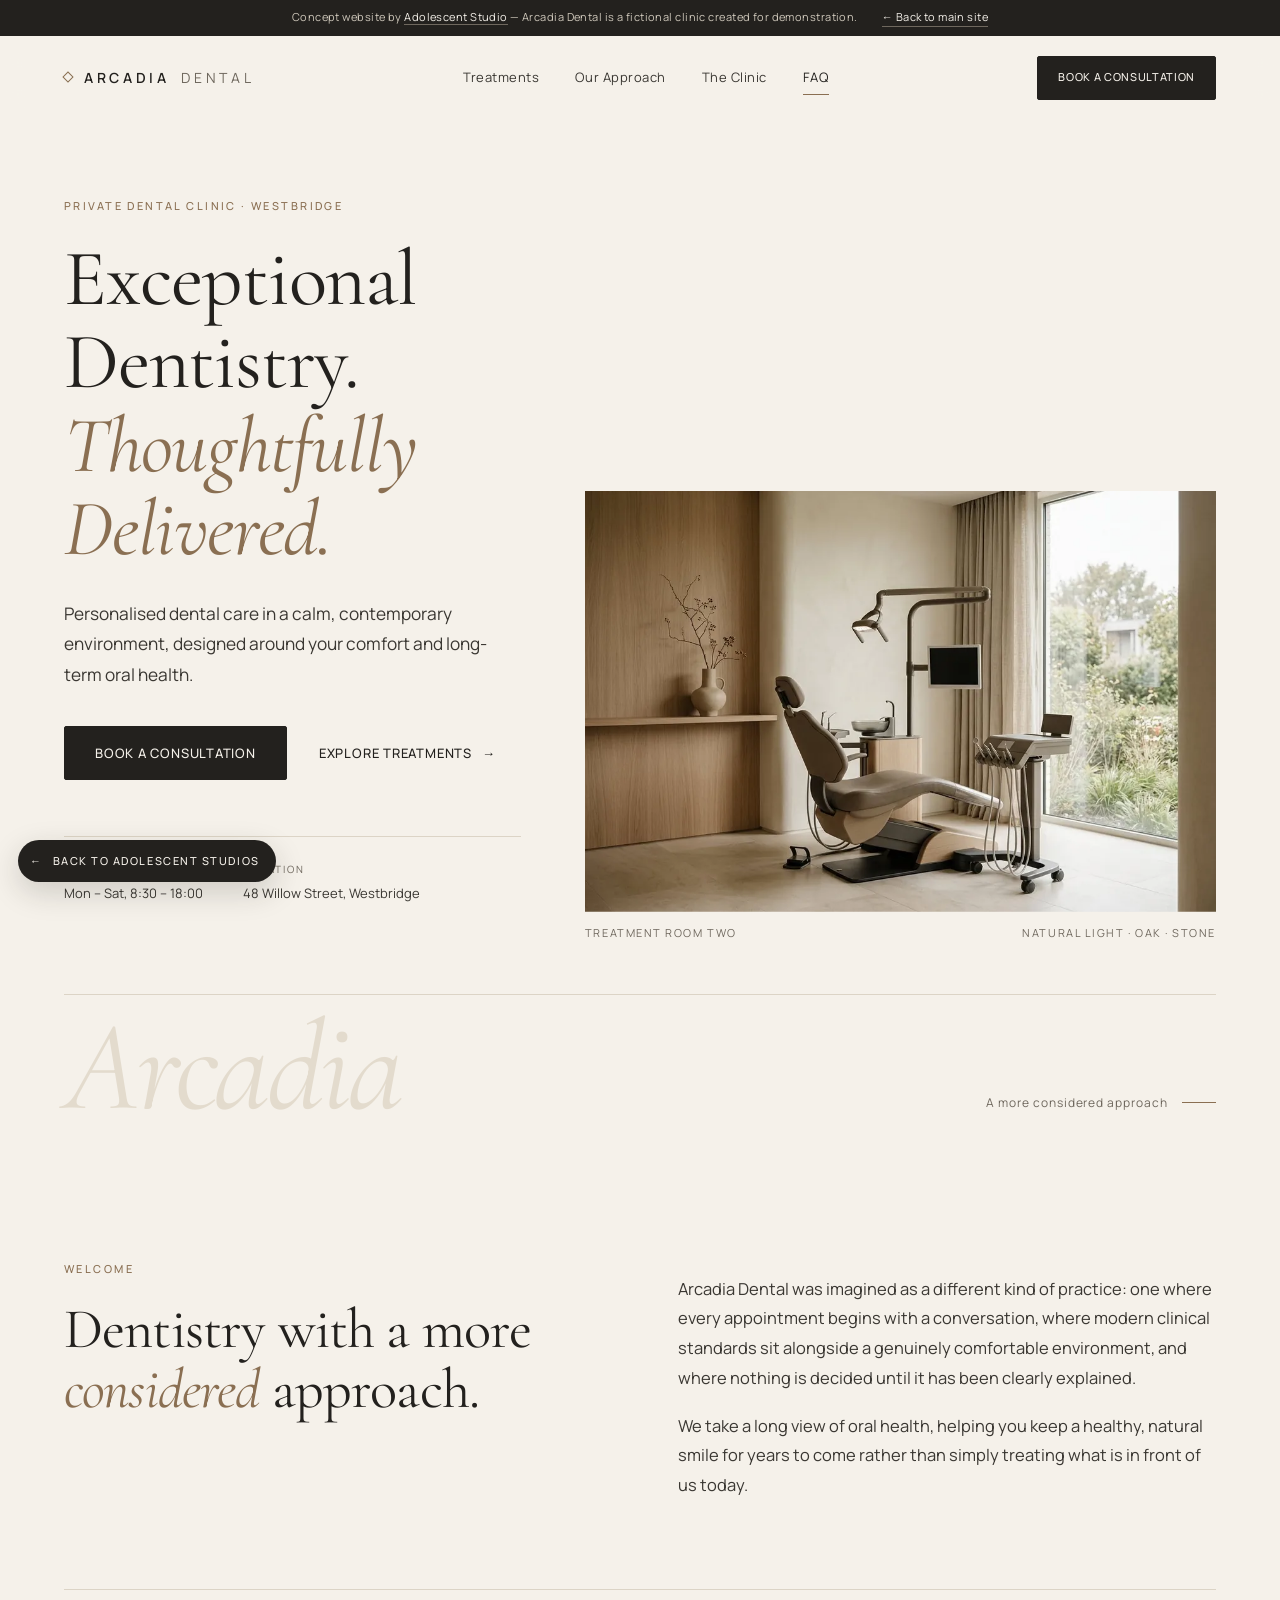
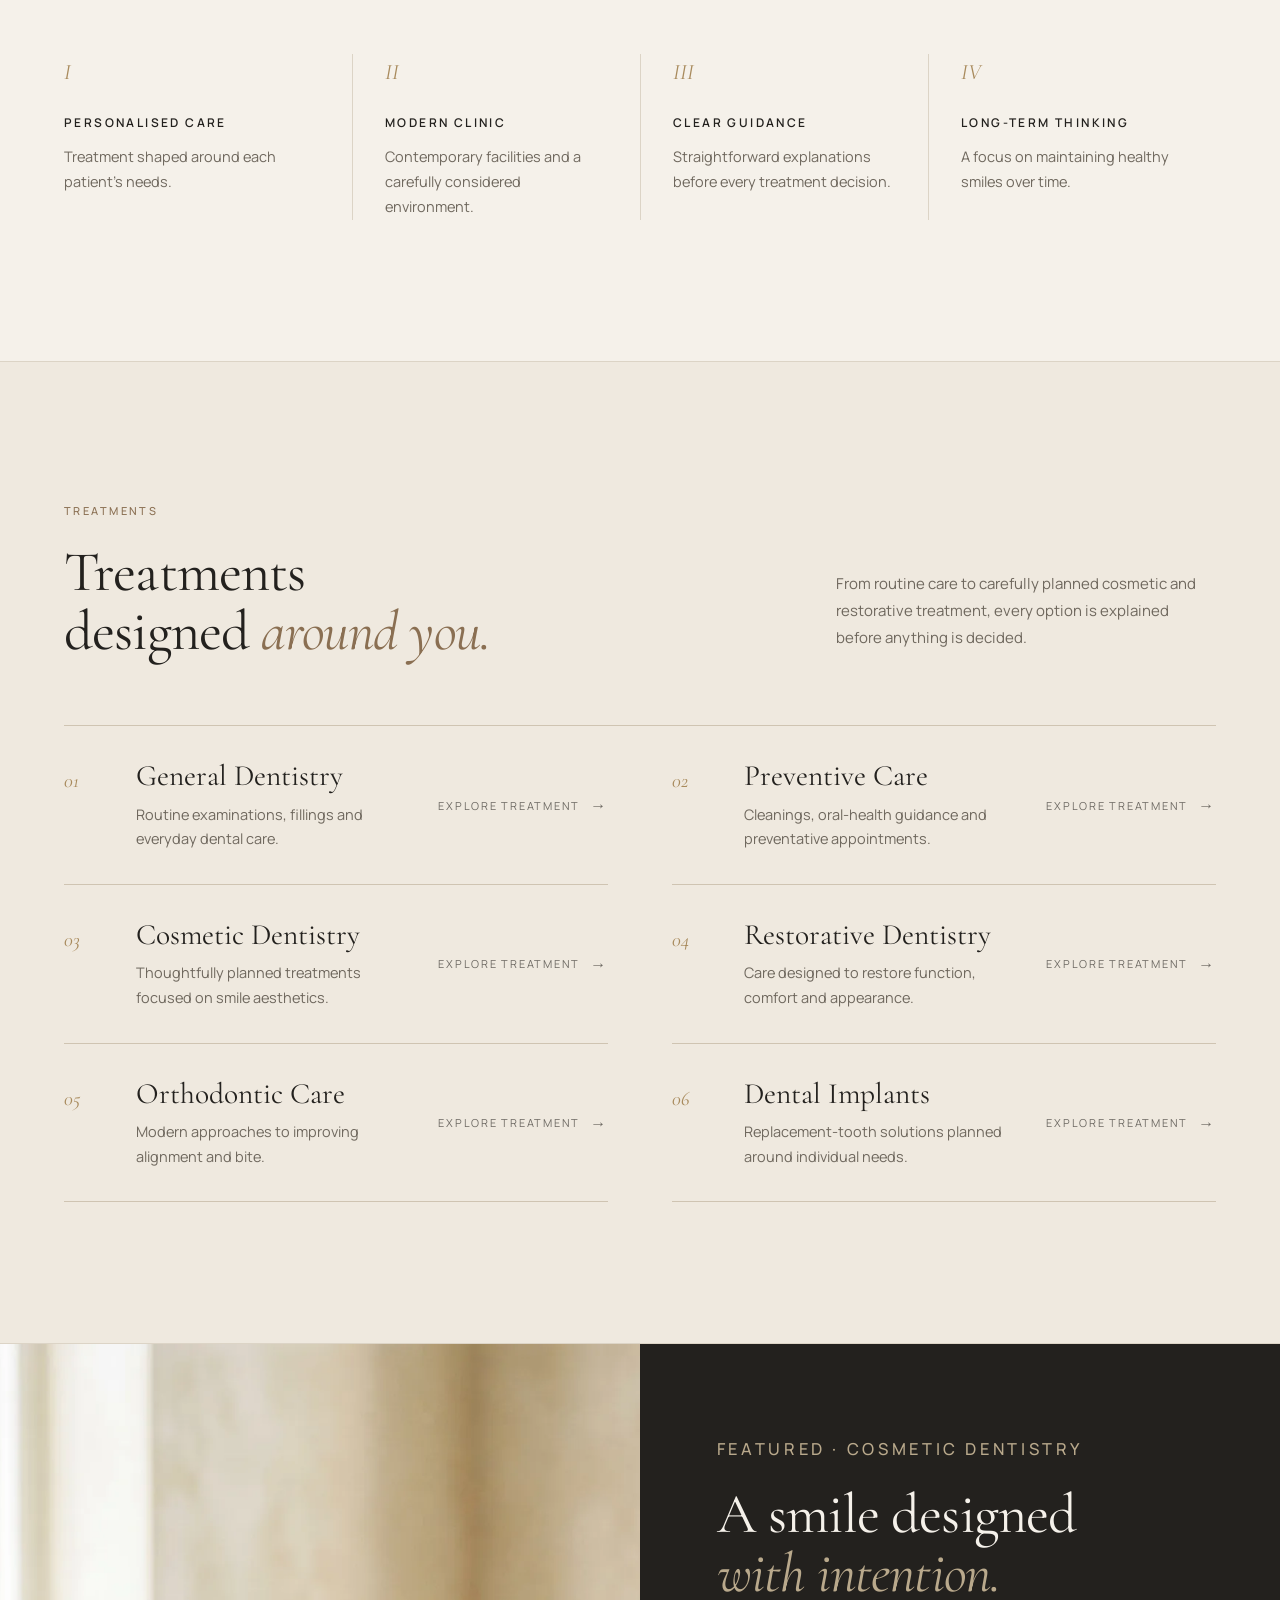
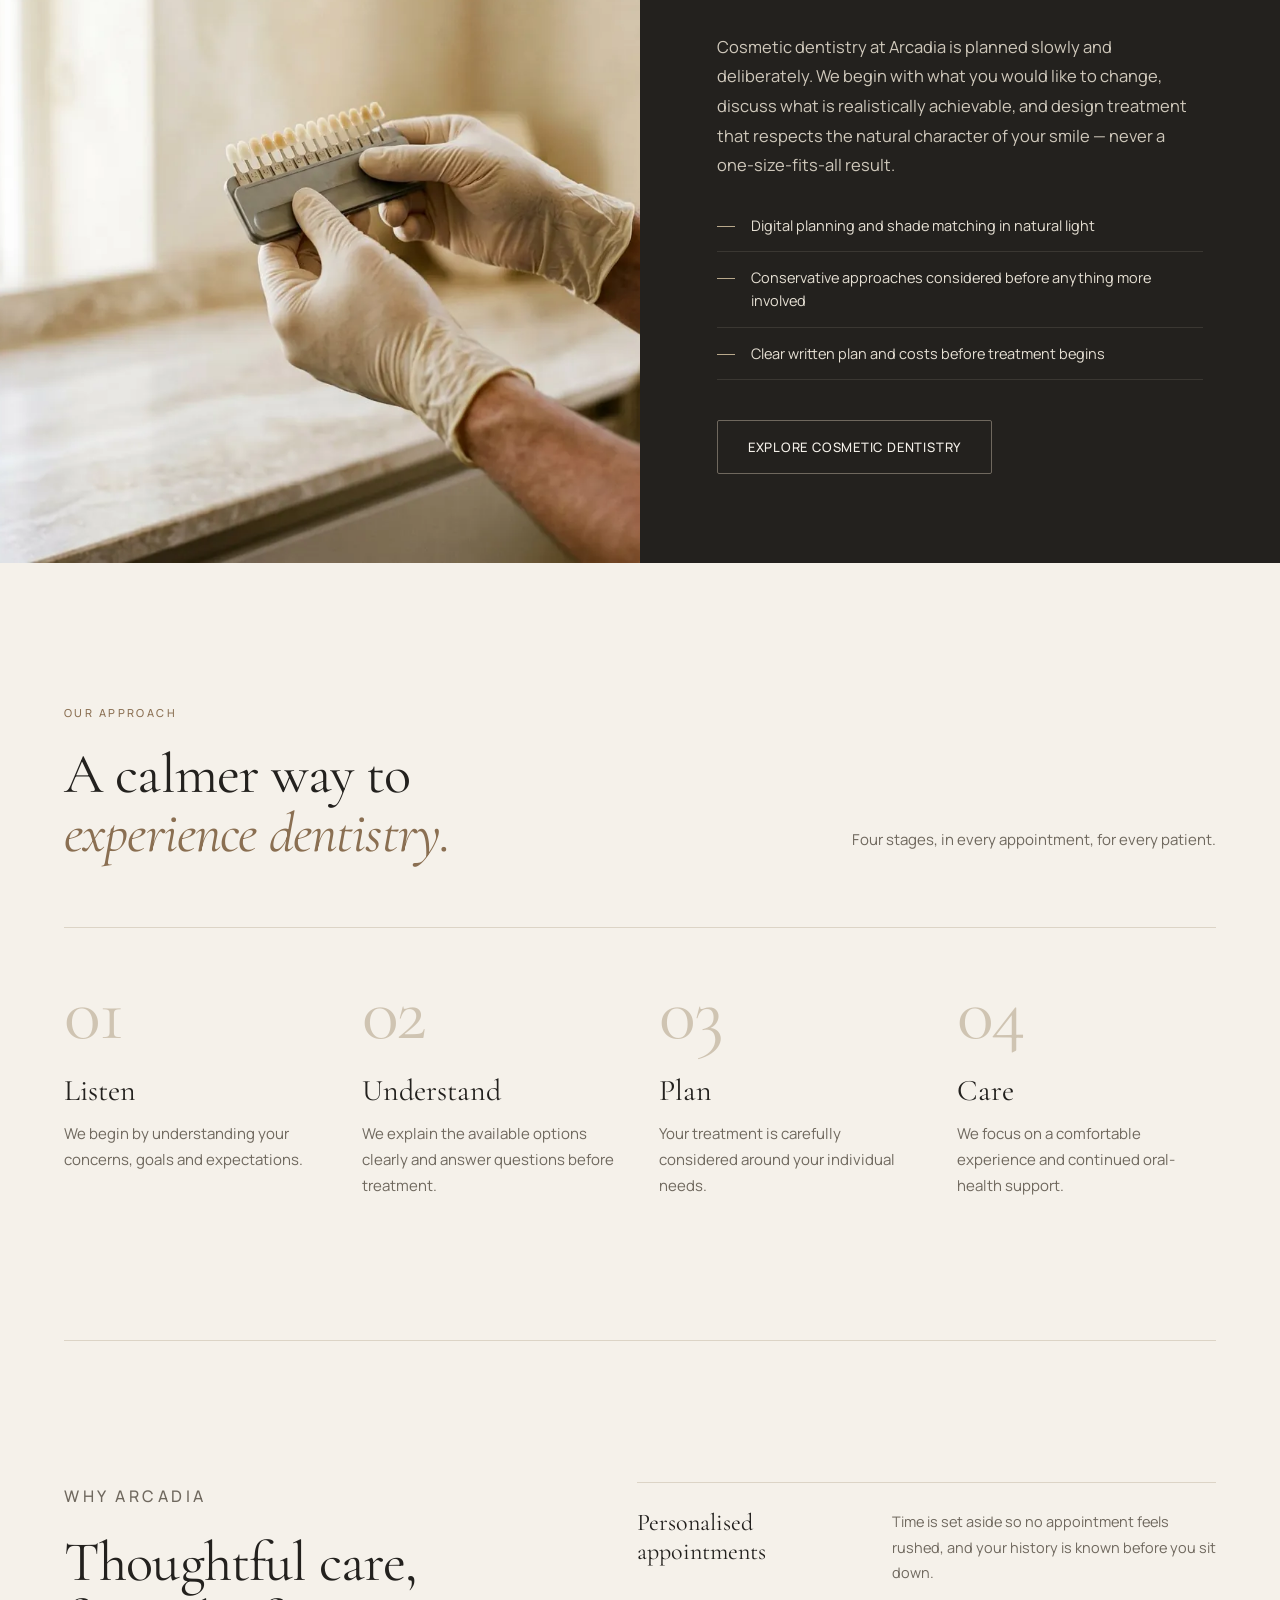
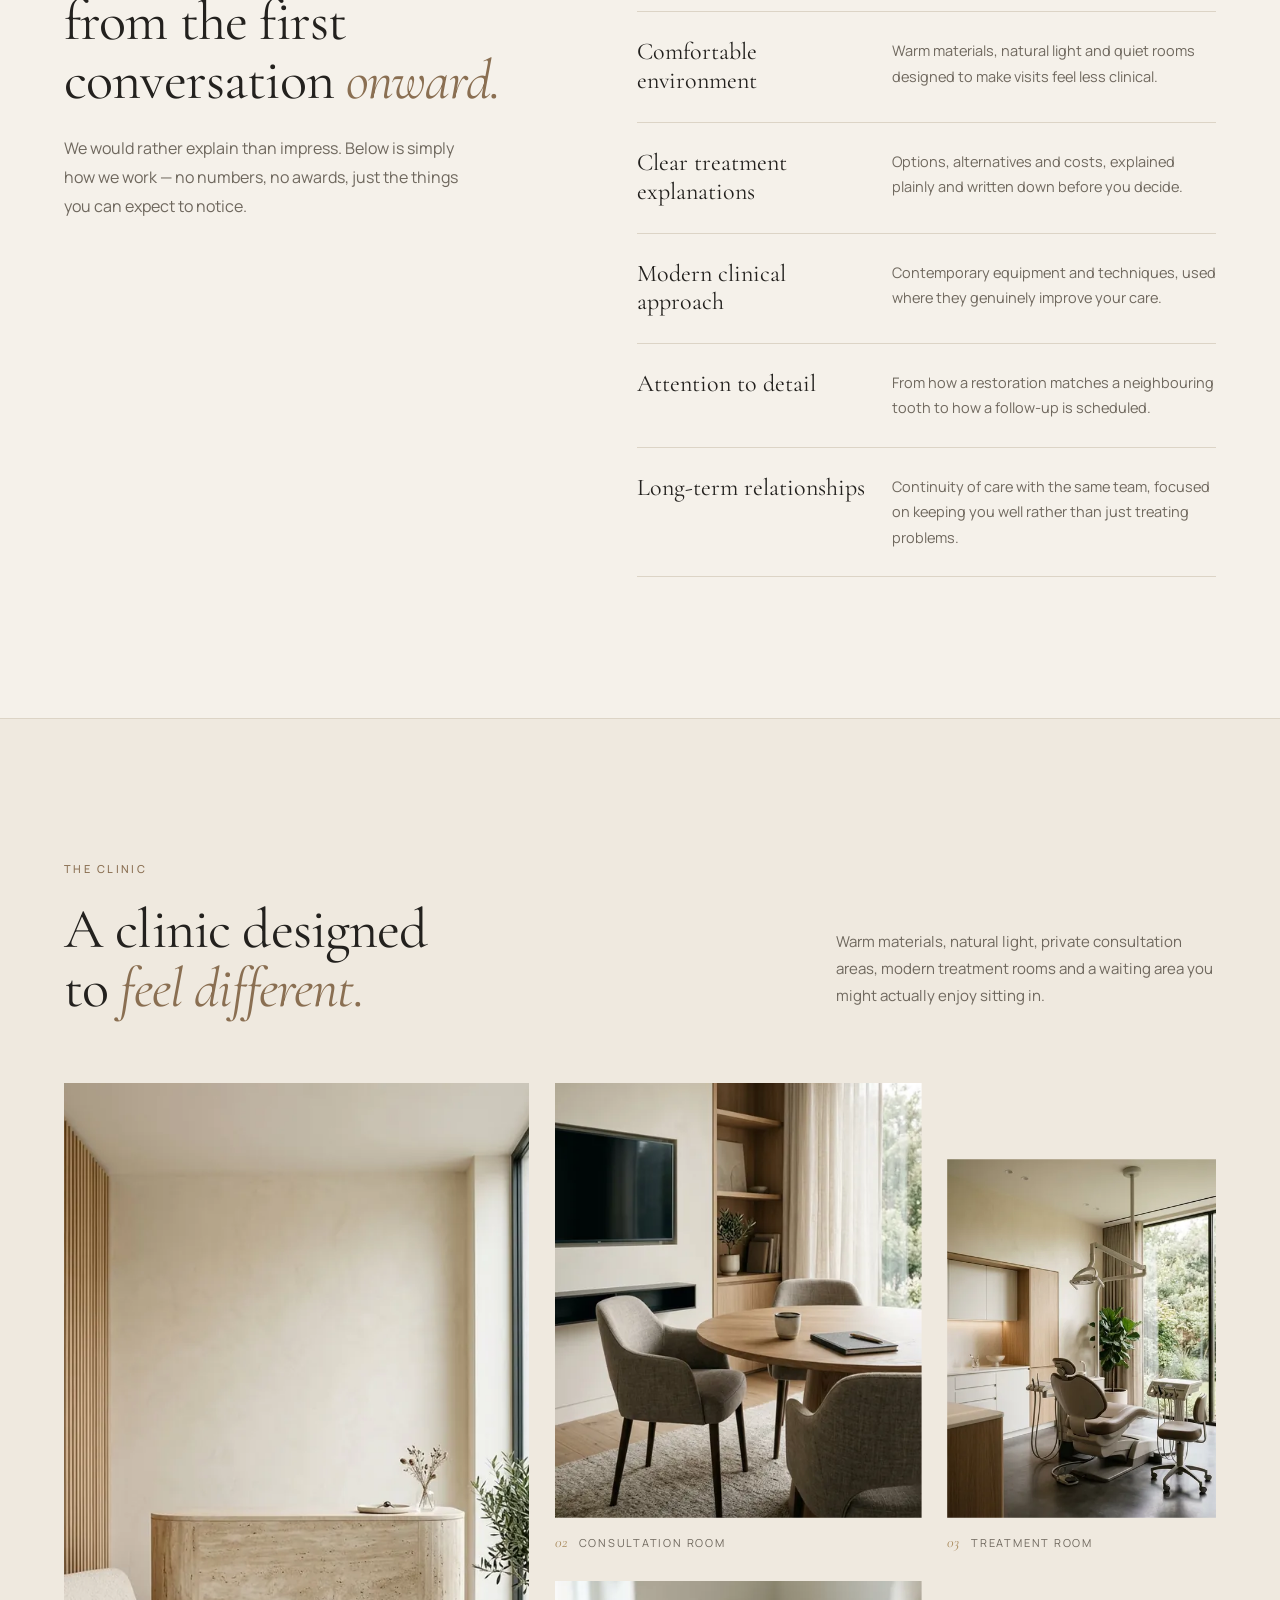
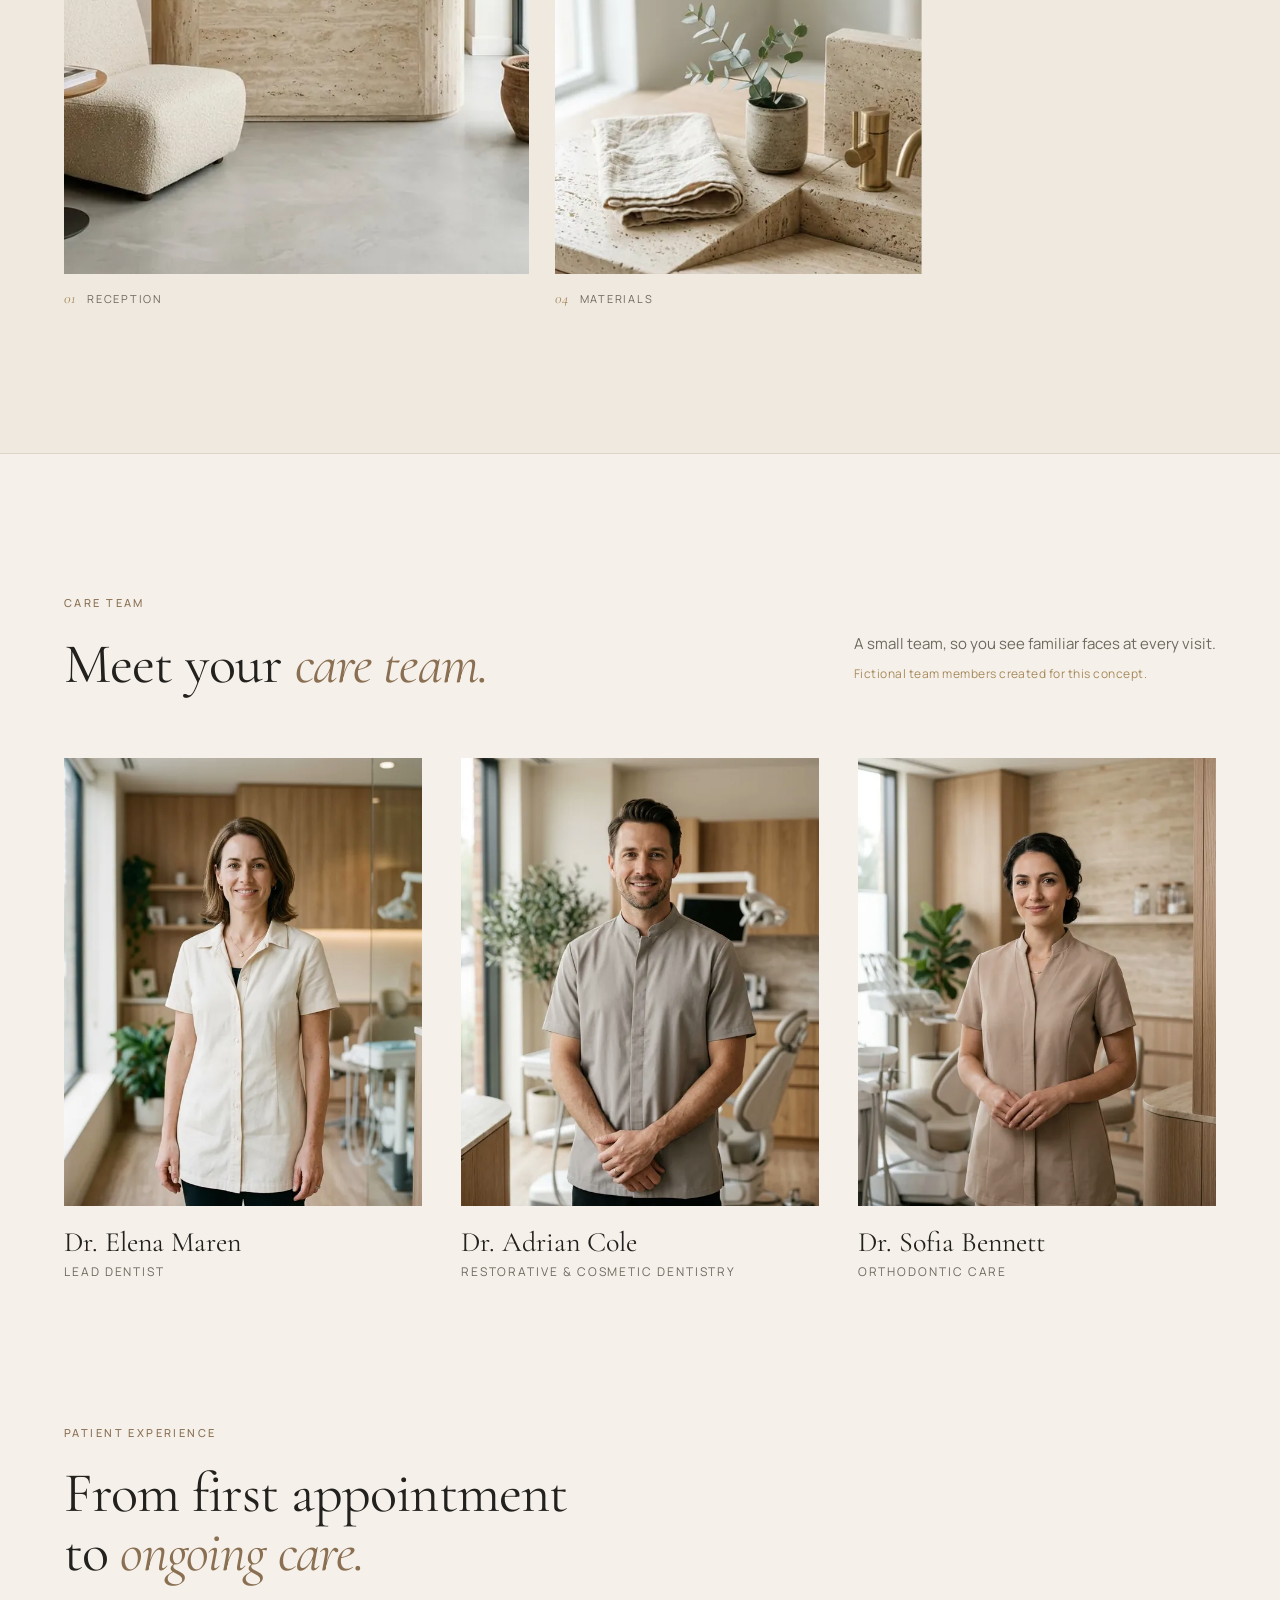
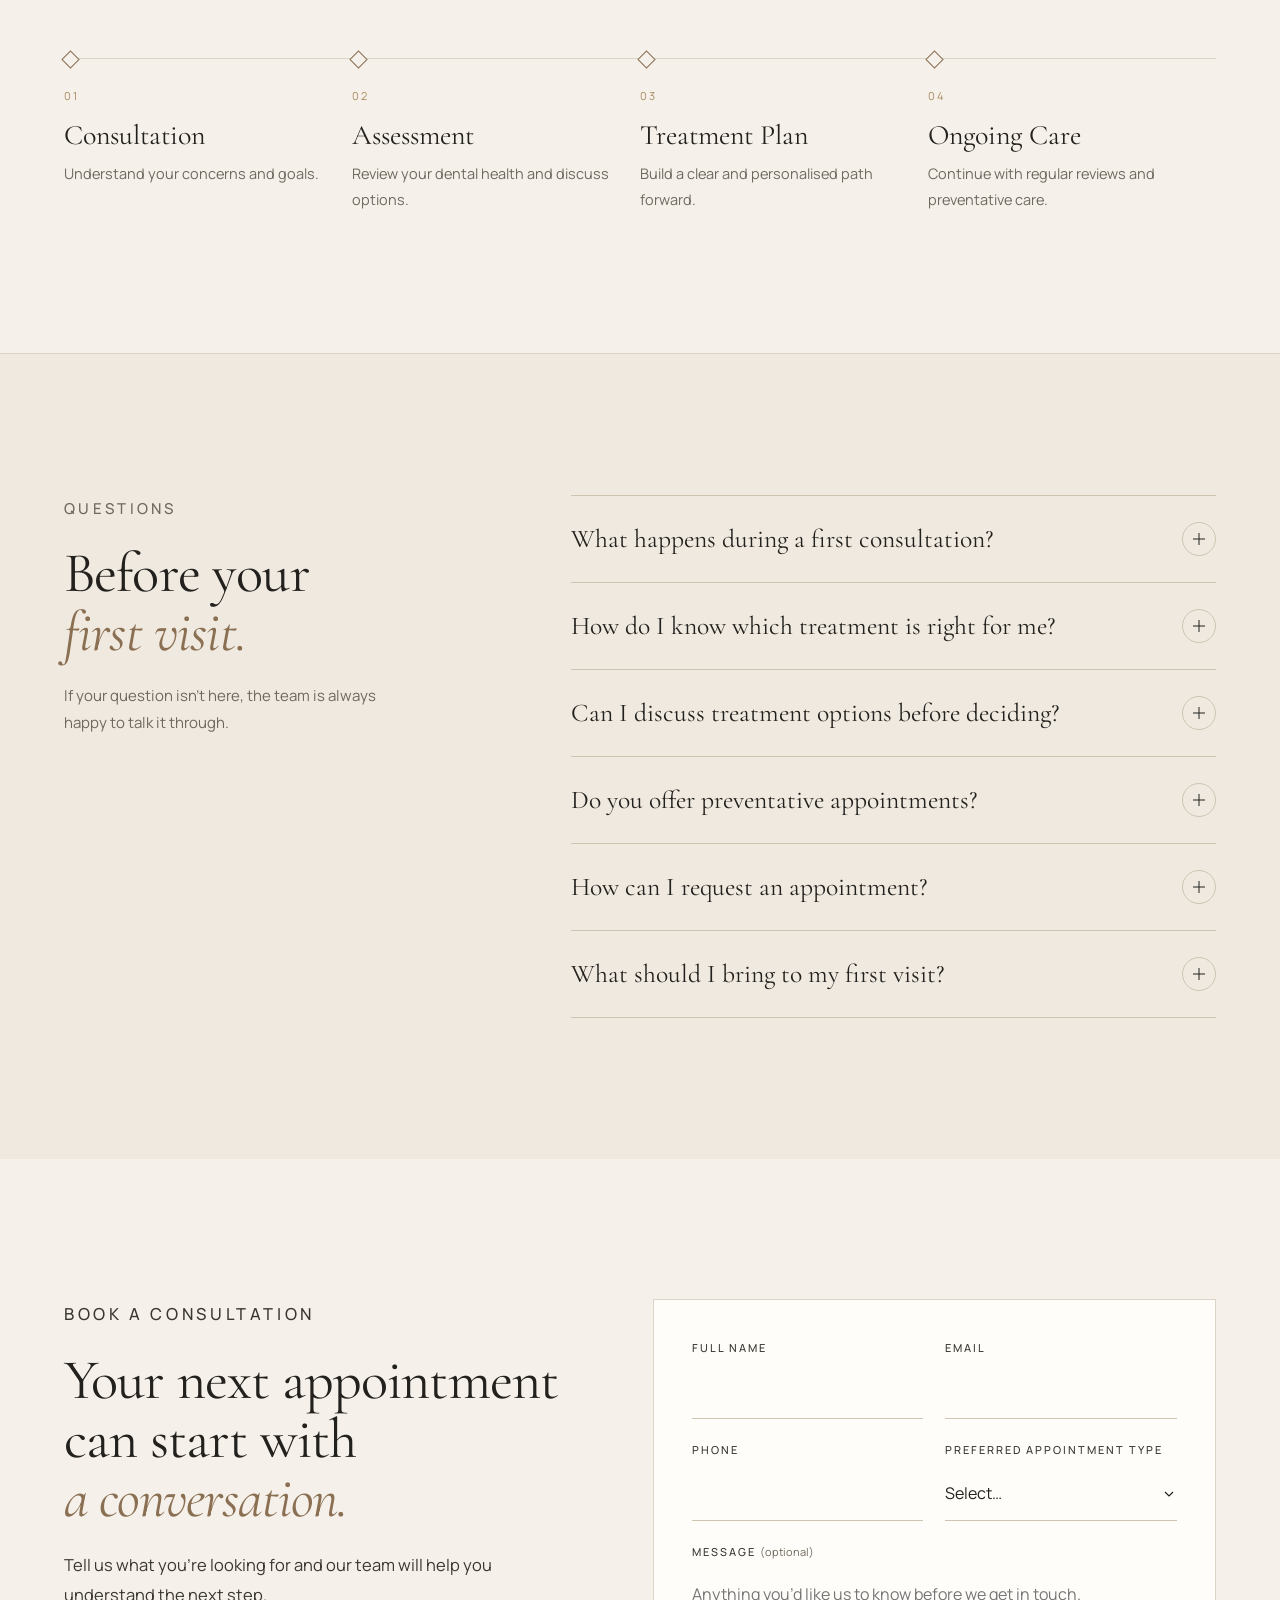
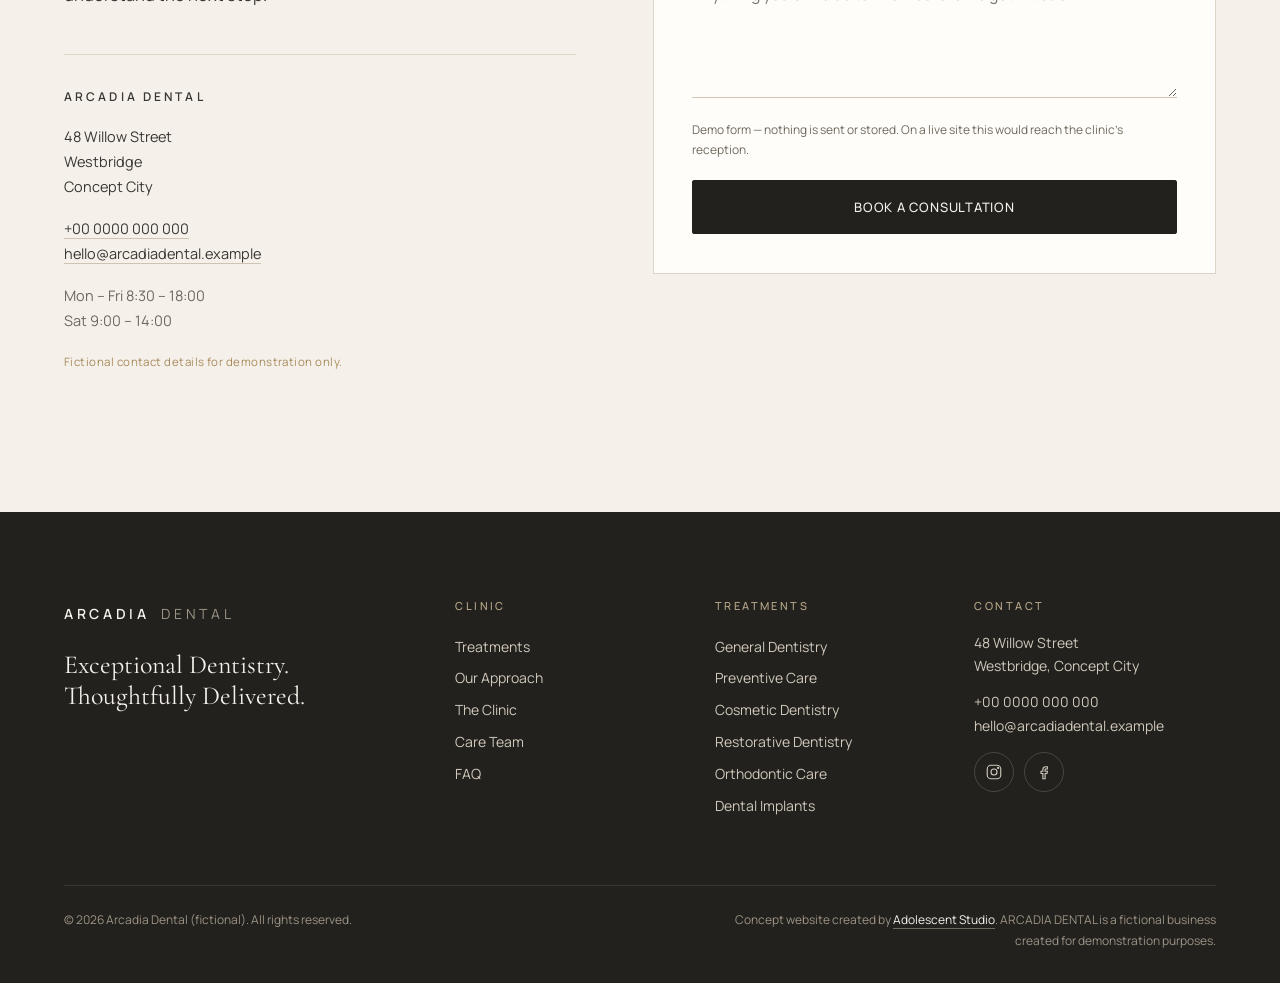
<file: demos/dental/index.html>
<!DOCTYPE html>
<html lang="en">
<head>
<meta charset="utf-8">
<meta name="viewport" content="width=device-width, initial-scale=1">
<title>Arcadia Dental — Exceptional Dentistry. Thoughtfully Delivered.</title>
<meta name="description" content="Concept website for Arcadia Dental, a fictional private dental clinic. Personalised dental care in a calm, contemporary environment. A demo project by Adolescent Studio.">
<meta name="robots" content="noindex">
<meta name="theme-color" content="#f5f1ea">
<meta property="og:title" content="Arcadia Dental — Exceptional Dentistry. Thoughtfully Delivered.">
<meta property="og:description" content="Concept website for a fictional private dental clinic, designed by Adolescent Studio.">
<meta property="og:type" content="website">
<meta property="og:image" content="img/hero-1600.webp">
<link rel="icon" href="favicon.svg" type="image/svg+xml">
<link rel="preload" href="fonts/CormorantGaramond.woff2" as="font" type="font/woff2" crossorigin>
<link rel="preload" href="fonts/Manrope.woff2" as="font" type="font/woff2" crossorigin>
<link rel="preload" as="image" href="img/hero-1600.webp" imagesrcset="img/hero-1000.webp 1000w, img/hero-1600.webp 1600w" imagesizes="(max-width: 900px) 100vw, 58vw">
<link rel="stylesheet" href="styles.css">
</head>
<body>
<a class="skip-link" href="#main">Skip to content</a>

<div class="concept-bar" role="note"><span>Concept website by <a href="../../">Adolescent Studio</a> — Arcadia Dental is a fictional clinic created for demonstration.</span><a class="concept-return" href="../../">← Back to main site</a></div>

<header class="nav" id="nav">
  <div class="nav-inner">
    <a class="brand" href="#top" aria-label="Arcadia Dental — home"><span class="brand-mark" aria-hidden="true"></span>ARCADIA <em>DENTAL</em></a>
    <nav class="nav-links" aria-label="Primary">
      <a href="#treatments">Treatments</a>
      <a href="#approach">Our Approach</a>
      <a href="#clinic">The Clinic</a>
      <a href="#faq">FAQ</a>
    </nav>
    <div class="nav-actions">
      <a class="btn btn-solid btn-sm" href="#book">Book a Consultation</a>
      <button class="menu-toggle" type="button" aria-expanded="false" aria-controls="mobile-menu" aria-label="Open menu"><span></span><span></span></button>
    </div>
  </div>
  <div class="mobile-menu" id="mobile-menu" hidden>
    <a href="#treatments">Treatments</a>
    <a href="#approach">Our Approach</a>
    <a href="#clinic">The Clinic</a>
    <a href="#team">Care Team</a>
    <a href="#faq">FAQ</a>
    <a class="btn btn-solid" href="#book">Book a Consultation</a>
    <p class="mobile-meta">48 Willow Street, Westbridge · Mon–Sat</p>
  </div>
</header>

<a class="return-link" href="../../" aria-label="Back to Adolescent Studios"><span class="rl-arrow" aria-hidden="true">←</span><span class="rl-text">Back to Adolescent Studios</span></a>
<main id="main">

<!-- HERO -->
<section class="hero" id="top" aria-labelledby="hero-title">
  <div class="hero-grid">
    <div class="hero-copy">
      <p class="eyebrow reveal">Private dental clinic · Westbridge</p>
      <h1 id="hero-title" class="reveal"><span class="line">Exceptional Dentistry.</span><span class="line"><em>Thoughtfully Delivered.</em></span></h1>
      <p class="lead reveal">Personalised dental care in a calm, contemporary environment, designed around your comfort and long-term oral health.</p>
      <div class="hero-actions reveal">
        <a class="btn btn-solid" href="#book">Book a Consultation</a>
        <a class="btn btn-text" href="#treatments">Explore Treatments <span aria-hidden="true">→</span></a>
      </div>
      <dl class="hero-meta reveal">
        <div><dt>Hours</dt><dd>Mon – Sat, 8:30 – 18:00</dd></div>
        <div><dt>Location</dt><dd>48 Willow Street, Westbridge</dd></div>
      </dl>
    </div>
    <figure class="hero-media reveal-img">
      <img src="img/hero-1600.webp" srcset="img/hero-1000.webp 1000w, img/hero-1600.webp 1600w" sizes="(max-width: 900px) 100vw, 58vw" width="1600" height="1073" alt="A calm treatment room at Arcadia Dental with warm oak panelling, a taupe treatment chair and soft daylight." fetchpriority="high">
      <figcaption><span>Treatment room two</span><span>Natural light · Oak · Stone</span></figcaption>
    </figure>
  </div>
  <div class="hero-foot">
    <span class="hero-word" aria-hidden="true">Arcadia</span>
    <a class="scroll-cue" href="#intro">A more considered approach <i aria-hidden="true"></i></a>
  </div>
</section>

<!-- INTRO / TRUST -->
<section class="intro" id="intro" aria-labelledby="intro-title">
  <div class="wrap">
    <div class="intro-grid">
      <div class="intro-lead">
        <p class="eyebrow reveal">Welcome</p>
        <h2 id="intro-title" class="reveal">Dentistry with a more <em>considered</em> approach.</h2>
      </div>
      <div class="intro-copy reveal">
        <p>Arcadia Dental was imagined as a different kind of practice: one where every appointment begins with a conversation, where modern clinical standards sit alongside a genuinely comfortable environment, and where nothing is decided until it has been clearly explained.</p>
        <p>We take a long view of oral health, helping you keep a healthy, natural smile for years to come rather than simply treating what is in front of us today.</p>
      </div>
    </div>
    <ul class="trust-points" aria-label="What to expect">
      <li class="reveal"><span class="tp-index">I</span><h3>Personalised care</h3><p>Treatment shaped around each patient’s needs.</p></li>
      <li class="reveal"><span class="tp-index">II</span><h3>Modern clinic</h3><p>Contemporary facilities and a carefully considered environment.</p></li>
      <li class="reveal"><span class="tp-index">III</span><h3>Clear guidance</h3><p>Straightforward explanations before every treatment decision.</p></li>
      <li class="reveal"><span class="tp-index">IV</span><h3>Long-term thinking</h3><p>A focus on maintaining healthy smiles over time.</p></li>
    </ul>
  </div>
</section>

<!-- TREATMENTS -->
<section class="treatments" id="treatments" aria-labelledby="treatments-title">
  <div class="wrap">
    <div class="section-head">
      <div>
        <p class="eyebrow reveal">Treatments</p>
        <h2 id="treatments-title" class="reveal">Treatments designed <em>around you.</em></h2>
      </div>
      <p class="section-note reveal">From routine care to carefully planned cosmetic and restorative treatment, every option is explained before anything is decided.</p>
    </div>
    <ol class="treatment-list">
      <li class="treatment reveal"><a href="#book" data-treatment="General Dentistry"><span class="t-num">01</span><span class="t-body"><span class="t-name">General Dentistry</span><span class="t-desc">Routine examinations, fillings and everyday dental care.</span></span><span class="t-cta">Explore treatment<i aria-hidden="true">→</i></span></a></li>
      <li class="treatment reveal"><a href="#book" data-treatment="Preventive Care"><span class="t-num">02</span><span class="t-body"><span class="t-name">Preventive Care</span><span class="t-desc">Cleanings, oral-health guidance and preventative appointments.</span></span><span class="t-cta">Explore treatment<i aria-hidden="true">→</i></span></a></li>
      <li class="treatment reveal"><a href="#featured" data-treatment="Cosmetic Dentistry"><span class="t-num">03</span><span class="t-body"><span class="t-name">Cosmetic Dentistry</span><span class="t-desc">Thoughtfully planned treatments focused on smile aesthetics.</span></span><span class="t-cta">Explore treatment<i aria-hidden="true">→</i></span></a></li>
      <li class="treatment reveal"><a href="#book" data-treatment="Restorative Dentistry"><span class="t-num">04</span><span class="t-body"><span class="t-name">Restorative Dentistry</span><span class="t-desc">Care designed to restore function, comfort and appearance.</span></span><span class="t-cta">Explore treatment<i aria-hidden="true">→</i></span></a></li>
      <li class="treatment reveal"><a href="#book" data-treatment="Orthodontic Care"><span class="t-num">05</span><span class="t-body"><span class="t-name">Orthodontic Care</span><span class="t-desc">Modern approaches to improving alignment and bite.</span></span><span class="t-cta">Explore treatment<i aria-hidden="true">→</i></span></a></li>
      <li class="treatment reveal"><a href="#book" data-treatment="Dental Implants"><span class="t-num">06</span><span class="t-body"><span class="t-name">Dental Implants</span><span class="t-desc">Replacement-tooth solutions planned around individual needs.</span></span><span class="t-cta">Explore treatment<i aria-hidden="true">→</i></span></a></li>
    </ol>
  </div>
</section>

<!-- FEATURED -->
<section class="featured" id="featured" aria-labelledby="featured-title">
  <div class="featured-grid">
    <figure class="featured-media reveal-img">
      <img src="img/cosmetic-900.webp" srcset="img/cosmetic-560.webp 560w, img/cosmetic-900.webp 900w" sizes="(max-width: 900px) 100vw, 50vw" width="900" height="1117" alt="A clinician holding a porcelain shade guide in soft daylight." loading="lazy">
    </figure>
    <div class="featured-copy">
      <p class="eyebrow reveal">Featured · Cosmetic Dentistry</p>
      <h2 id="featured-title" class="reveal">A smile designed <em>with intention.</em></h2>
      <p class="reveal">Cosmetic dentistry at Arcadia is planned slowly and deliberately. We begin with what you would like to change, discuss what is realistically achievable, and design treatment that respects the natural character of your smile — never a one-size-fits-all result.</p>
      <ul class="featured-points reveal">
        <li>Digital planning and shade matching in natural light</li>
        <li>Conservative approaches considered before anything more involved</li>
        <li>Clear written plan and costs before treatment begins</li>
      </ul>
      <a class="btn btn-outline reveal" href="#book" data-treatment="Cosmetic Dentistry">Explore Cosmetic Dentistry</a>
    </div>
  </div>
</section>

<!-- APPROACH -->
<section class="approach" id="approach" aria-labelledby="approach-title">
  <div class="wrap">
    <div class="section-head">
      <div>
        <p class="eyebrow reveal">Our approach</p>
        <h2 id="approach-title" class="reveal">A calmer way to <em>experience dentistry.</em></h2>
      </div>
      <p class="section-note reveal">Four stages, in every appointment, for every patient.</p>
    </div>
    <ol class="stages">
      <li class="reveal"><span class="stage-num">01</span><h3>Listen</h3><p>We begin by understanding your concerns, goals and expectations.</p></li>
      <li class="reveal"><span class="stage-num">02</span><h3>Understand</h3><p>We explain the available options clearly and answer questions before treatment.</p></li>
      <li class="reveal"><span class="stage-num">03</span><h3>Plan</h3><p>Your treatment is carefully considered around your individual needs.</p></li>
      <li class="reveal"><span class="stage-num">04</span><h3>Care</h3><p>We focus on a comfortable experience and continued oral-health support.</p></li>
    </ol>
  </div>
</section>

<!-- WHY ARCADIA -->
<section class="why" id="why" aria-labelledby="why-title">
  <div class="wrap">
    <div class="why-grid">
      <div class="why-lead">
        <p class="eyebrow reveal">Why Arcadia</p>
        <h2 id="why-title" class="reveal">Thoughtful care, from the first conversation <em>onward.</em></h2>
        <p class="reveal">We would rather explain than impress. Below is simply how we work — no numbers, no awards, just the things you can expect to notice.</p>
      </div>
      <dl class="why-list">
        <div class="reveal"><dt>Personalised appointments</dt><dd>Time is set aside so no appointment feels rushed, and your history is known before you sit down.</dd></div>
        <div class="reveal"><dt>Comfortable environment</dt><dd>Warm materials, natural light and quiet rooms designed to make visits feel less clinical.</dd></div>
        <div class="reveal"><dt>Clear treatment explanations</dt><dd>Options, alternatives and costs, explained plainly and written down before you decide.</dd></div>
        <div class="reveal"><dt>Modern clinical approach</dt><dd>Contemporary equipment and techniques, used where they genuinely improve your care.</dd></div>
        <div class="reveal"><dt>Attention to detail</dt><dd>From how a restoration matches a neighbouring tooth to how a follow-up is scheduled.</dd></div>
        <div class="reveal"><dt>Long-term relationships</dt><dd>Continuity of care with the same team, focused on keeping you well rather than just treating problems.</dd></div>
      </dl>
    </div>
  </div>
</section>

<!-- THE CLINIC -->
<section class="clinic" id="clinic" aria-labelledby="clinic-title">
  <div class="wrap">
    <div class="section-head">
      <div>
        <p class="eyebrow reveal">The clinic</p>
        <h2 id="clinic-title" class="reveal">A clinic designed to <em>feel different.</em></h2>
      </div>
      <p class="section-note reveal">Warm materials, natural light, private consultation areas, modern treatment rooms and a waiting area you might actually enjoy sitting in.</p>
    </div>
    <div class="gallery">
      <figure class="g-item g-1 reveal-img"><img src="img/reception-800.webp" srcset="img/reception-480.webp 480w, img/reception-800.webp 800w" sizes="(max-width: 700px) 100vw, 40vw" width="800" height="993" alt="Reception with a curved travertine desk, oak slatted wall and an olive tree." loading="lazy"><figcaption><span>01</span>Reception</figcaption></figure>
      <figure class="g-item g-2 reveal-img"><img src="img/consultation-800.webp" srcset="img/consultation-480.webp 480w, img/consultation-800.webp 800w" sizes="(max-width: 700px) 100vw, 30vw" width="800" height="993" alt="Private consultation room with a round oak table and linen chairs." loading="lazy"><figcaption><span>02</span>Consultation room</figcaption></figure>
      <figure class="g-item g-3 reveal-img"><img src="img/treatment-800.webp" srcset="img/treatment-480.webp 480w, img/treatment-800.webp 800w" sizes="(max-width: 700px) 100vw, 30vw" width="800" height="993" alt="Treatment room with a taupe chair, oak cabinetry and a garden view." loading="lazy"><figcaption><span>03</span>Treatment room</figcaption></figure>
      <figure class="g-item g-4 reveal-img"><img src="img/detail-800.webp" srcset="img/detail-480.webp 480w, img/detail-800.webp 800w" sizes="(max-width: 700px) 100vw, 30vw" width="800" height="993" alt="Detail of travertine, oak, folded linen and a brass tap." loading="lazy"><figcaption><span>04</span>Materials</figcaption></figure>
    </div>
  </div>
</section>

<!-- TEAM -->
<section class="team" id="team" aria-labelledby="team-title">
  <div class="wrap">
    <div class="section-head">
      <div>
        <p class="eyebrow reveal">Care team</p>
        <h2 id="team-title" class="reveal">Meet your <em>care team.</em></h2>
      </div>
      <p class="section-note reveal">A small team, so you see familiar faces at every visit. <span class="fictional">Fictional team members created for this concept.</span></p>
    </div>
    <ul class="team-grid">
      <li class="member reveal-img"><figure><img src="img/team-1-600.webp" width="600" height="745" alt="Portrait of Dr. Elena Maren, a fictional lead dentist." loading="lazy"></figure><h3>Dr. Elena Maren</h3><p>Lead Dentist</p></li>
      <li class="member reveal-img"><figure><img src="img/team-2-600.webp" width="600" height="745" alt="Portrait of Dr. Adrian Cole, a fictional restorative and cosmetic dentist." loading="lazy"></figure><h3>Dr. Adrian Cole</h3><p>Restorative &amp; Cosmetic Dentistry</p></li>
      <li class="member reveal-img"><figure><img src="img/team-3-600.webp" width="600" height="745" alt="Portrait of Dr. Sofia Bennett, a fictional orthodontist." loading="lazy"></figure><h3>Dr. Sofia Bennett</h3><p>Orthodontic Care</p></li>
    </ul>
  </div>
</section>

<!-- JOURNEY -->
<section class="journey" id="journey" aria-labelledby="journey-title">
  <div class="wrap">
    <div class="section-head">
      <div>
        <p class="eyebrow reveal">Patient experience</p>
        <h2 id="journey-title" class="reveal">From first appointment to <em>ongoing care.</em></h2>
      </div>
    </div>
    <ol class="journey-steps">
      <li class="reveal"><span class="j-num">01</span><h3>Consultation</h3><p>Understand your concerns and goals.</p></li>
      <li class="reveal"><span class="j-num">02</span><h3>Assessment</h3><p>Review your dental health and discuss options.</p></li>
      <li class="reveal"><span class="j-num">03</span><h3>Treatment Plan</h3><p>Build a clear and personalised path forward.</p></li>
      <li class="reveal"><span class="j-num">04</span><h3>Ongoing Care</h3><p>Continue with regular reviews and preventative care.</p></li>
    </ol>
  </div>
</section>

<!-- FAQ -->
<section class="faq" id="faq" aria-labelledby="faq-title">
  <div class="wrap">
    <div class="faq-grid">
      <div class="faq-lead">
        <p class="eyebrow reveal">Questions</p>
        <h2 id="faq-title" class="reveal">Before your <em>first visit.</em></h2>
        <p class="reveal">If your question isn’t here, the team is always happy to talk it through.</p>
      </div>
      <div class="faq-list reveal">
        <details class="faq-item" name="faq"><summary><span>What happens during a first consultation?</span><i aria-hidden="true"></i></summary><div class="faq-body"><p>A first consultation is a conversation before it is anything else. We listen to what has brought you in, take a careful look at your teeth and gums, and talk through what we find. You leave with a clear picture and, where appropriate, options to consider — with no obligation to proceed.</p></div></details>
        <details class="faq-item" name="faq"><summary><span>How do I know which treatment is right for me?</span><i aria-hidden="true"></i></summary><div class="faq-body"><p>We explain each suitable option, including the differences in approach, time and cost, and what we would recommend and why. The decision is always yours, made with the information you need.</p></div></details>
        <details class="faq-item" name="faq"><summary><span>Can I discuss treatment options before deciding?</span><i aria-hidden="true"></i></summary><div class="faq-body"><p>Yes — we would encourage it. Written plans are provided so you can take time to consider them, and follow-up questions are welcome by phone or email.</p></div></details>
        <details class="faq-item" name="faq"><summary><span>Do you offer preventative appointments?</span><i aria-hidden="true"></i></summary><div class="faq-body"><p>Regular examinations and hygiene appointments are the foundation of everything we do. We will suggest an interval that suits your individual oral health rather than a fixed schedule for everyone.</p></div></details>
        <details class="faq-item" name="faq"><summary><span>How can I request an appointment?</span><i aria-hidden="true"></i></summary><div class="faq-body"><p>Use the enquiry form below, call the clinic, or email us. Tell us a little about what you are looking for and we will suggest the most suitable first appointment.</p></div></details>
        <details class="faq-item" name="faq"><summary><span>What should I bring to my first visit?</span><i aria-hidden="true"></i></summary><div class="faq-body"><p>Any recent dental records or x-rays if you have them, a list of current medications, and any questions you would like answered. If you don’t have any of these, that is perfectly fine.</p></div></details>
      </div>
    </div>
  </div>
</section>

<!-- BOOKING -->
<section class="book" id="book" aria-labelledby="book-title">
  <div class="wrap">
    <div class="book-grid">
      <div class="book-lead">
        <p class="eyebrow reveal">Book a consultation</p>
        <h2 id="book-title" class="reveal">Your next appointment can start with <em>a conversation.</em></h2>
        <p class="reveal">Tell us what you’re looking for and our team will help you understand the next step.</p>
        <address class="contact-card reveal">
          <strong>ARCADIA DENTAL</strong>
          <span>48 Willow Street<br>Westbridge<br>Concept City</span>
          <span><a href="tel:+000000000000">+00 0000 000 000</a><br><a href="mailto:hello@arcadiadental.example">hello@arcadiadental.example</a></span>
          <span class="hours">Mon – Fri 8:30 – 18:00<br>Sat 9:00 – 14:00</span>
          <small>Fictional contact details for demonstration only.</small>
        </address>
      </div>
      <form class="book-form reveal" id="book-form" novalidate aria-describedby="form-demo-note">
        <div class="f-row">
          <div class="field"><label for="f-name">Full name</label><input id="f-name" name="name" autocomplete="name" required maxlength="100"><p class="f-error" id="f-name-err"></p></div>
          <div class="field"><label for="f-email">Email</label><input id="f-email" name="email" type="email" autocomplete="email" required maxlength="200" inputmode="email"><p class="f-error" id="f-email-err"></p></div>
        </div>
        <div class="f-row">
          <div class="field"><label for="f-phone">Phone</label><input id="f-phone" name="phone" type="tel" autocomplete="tel" required maxlength="20" inputmode="tel"><p class="f-error" id="f-phone-err"></p></div>
          <div class="field"><label for="f-type">Preferred appointment type</label><select id="f-type" name="type" required><option value="">Select…</option><option>New patient consultation</option><option>Examination &amp; hygiene</option><option>General Dentistry</option><option>Preventive Care</option><option>Cosmetic Dentistry</option><option>Restorative Dentistry</option><option>Orthodontic Care</option><option>Dental Implants</option><option>Not sure yet</option></select><p class="f-error" id="f-type-err"></p></div>
        </div>
        <div class="field"><label for="f-message">Message <span class="opt">(optional)</span></label><textarea id="f-message" name="message" rows="4" maxlength="2000" placeholder="Anything you’d like us to know before we get in touch."></textarea></div>
        <p class="f-note" id="form-demo-note">Demo form — nothing is sent or stored. On a live site this would reach the clinic’s reception.</p>
        <button class="btn btn-solid btn-full" type="submit">Book a Consultation</button>
        <div class="f-status" id="form-status" role="status" aria-live="polite" hidden></div>
      </form>
    </div>
  </div>
</section>

</main>

<footer class="footer">
  <div class="wrap">
    <div class="footer-top">
      <div class="footer-brand">
        <a class="brand" href="#top">ARCADIA <em>DENTAL</em></a>
        <p class="footer-tag">Exceptional Dentistry.<br>Thoughtfully Delivered.</p>
      </div>
      <nav class="footer-col" aria-labelledby="fc-nav"><h3 id="fc-nav">Clinic</h3><a href="#treatments">Treatments</a><a href="#approach">Our Approach</a><a href="#clinic">The Clinic</a><a href="#team">Care Team</a><a href="#faq">FAQ</a></nav>
      <nav class="footer-col" aria-labelledby="fc-tr"><h3 id="fc-tr">Treatments</h3><a href="#treatments">General Dentistry</a><a href="#treatments">Preventive Care</a><a href="#featured">Cosmetic Dentistry</a><a href="#treatments">Restorative Dentistry</a><a href="#treatments">Orthodontic Care</a><a href="#treatments">Dental Implants</a></nav>
      <div class="footer-col"><h3>Contact</h3><p>48 Willow Street<br>Westbridge, Concept City</p><p><a href="tel:+000000000000">+00 0000 000 000</a><br><a href="mailto:hello@arcadiadental.example">hello@arcadiadental.example</a></p>
        <div class="social" aria-label="Social links (demo)"><a href="#top" aria-label="Instagram (demo link)"><svg viewBox="0 0 24 24" width="18" height="18" fill="none" stroke="currentColor" stroke-width="1.5"><rect x="3" y="3" width="18" height="18" rx="5"/><circle cx="12" cy="12" r="4"/><circle cx="17.5" cy="6.5" r=".8" fill="currentColor"/></svg></a><a href="#top" aria-label="Facebook (demo link)"><svg viewBox="0 0 24 24" width="18" height="18" fill="none" stroke="currentColor" stroke-width="1.5"><path d="M14 8h2.5V5H14a3.5 3.5 0 0 0-3.5 3.5V11H8v3h2.5v7h3v-7H16l.5-3h-3V8.5A.5.5 0 0 1 14 8z"/></svg></a></div>
      </div>
    </div>
    <div class="footer-bottom">
      <p>© <span id="year">2026</span> Arcadia Dental (fictional). All rights reserved.</p>
      <p class="disclaimer">Concept website created by <a href="../../">Adolescent Studio</a>. ARCADIA DENTAL is a fictional business created for demonstration purposes.</p>
    </div>
  </div>
</footer>
<script src="main.js" defer></script>
</body>
</html>
</file>
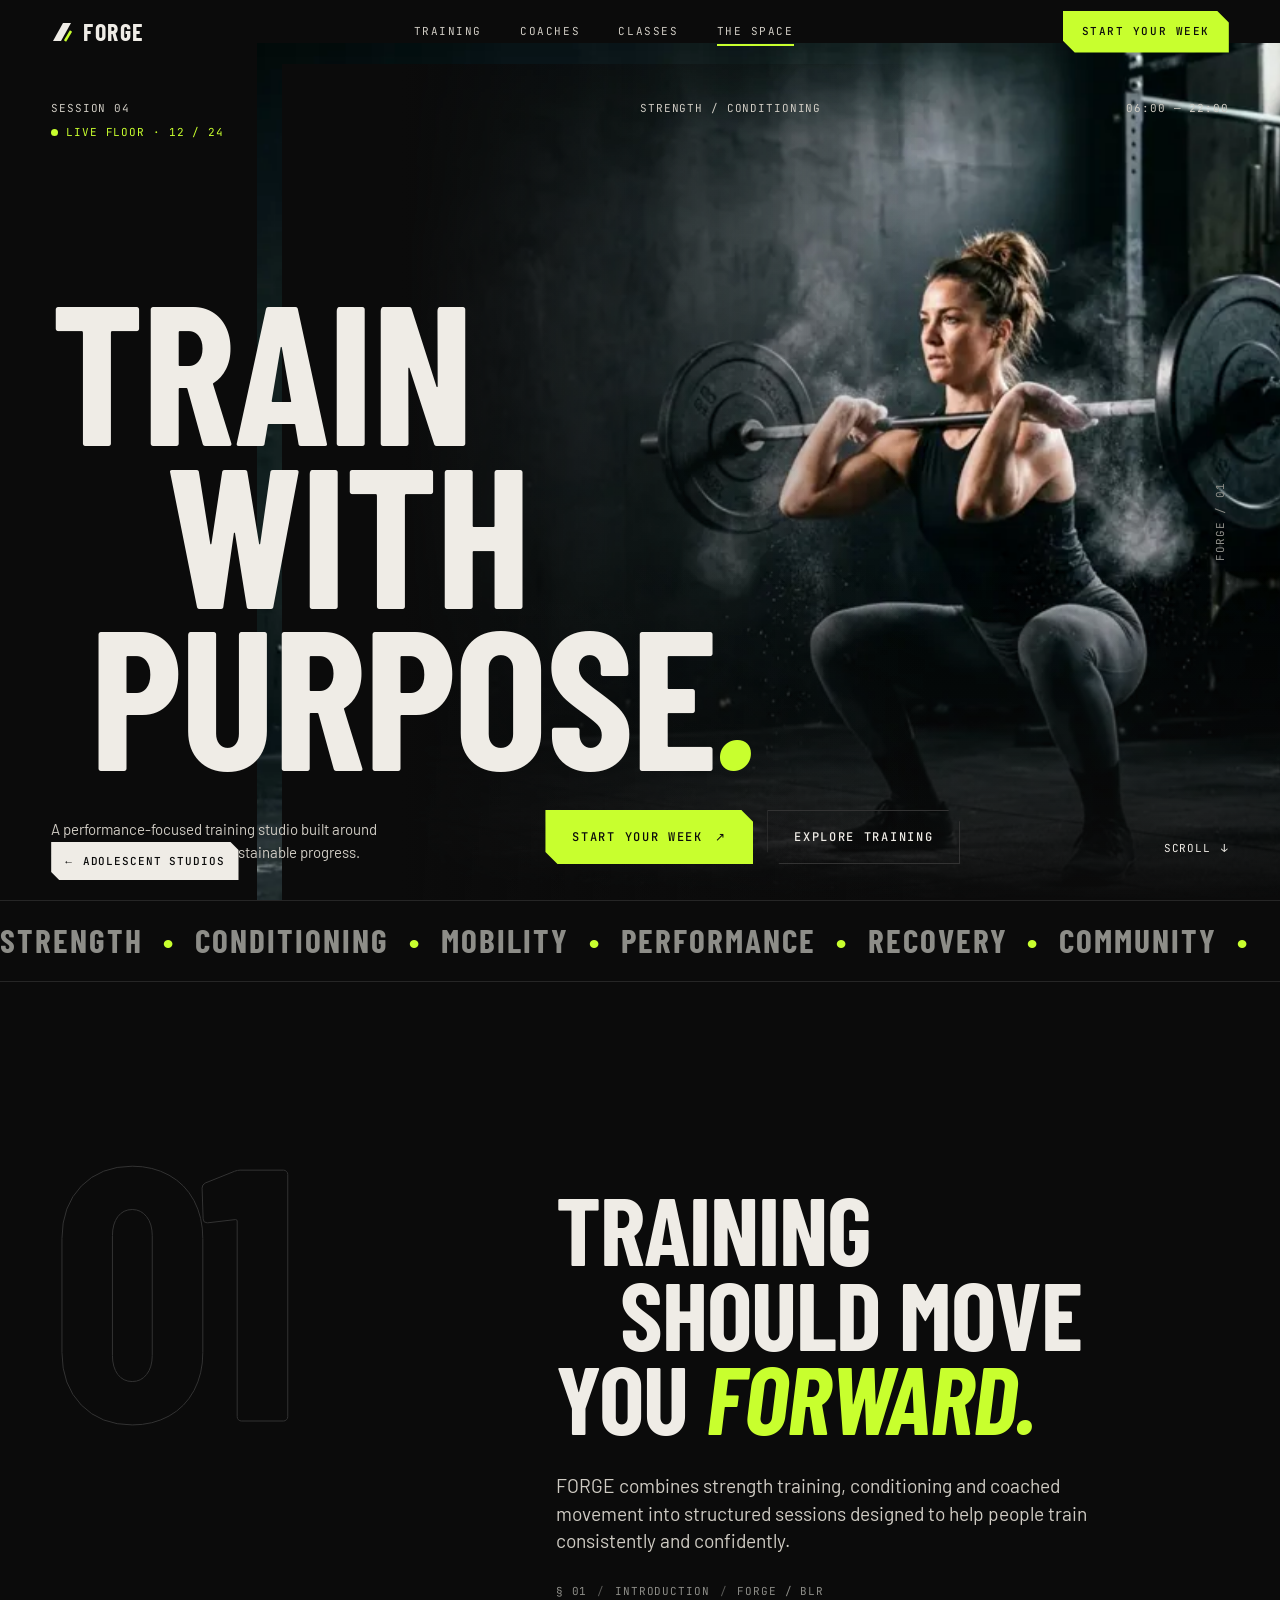
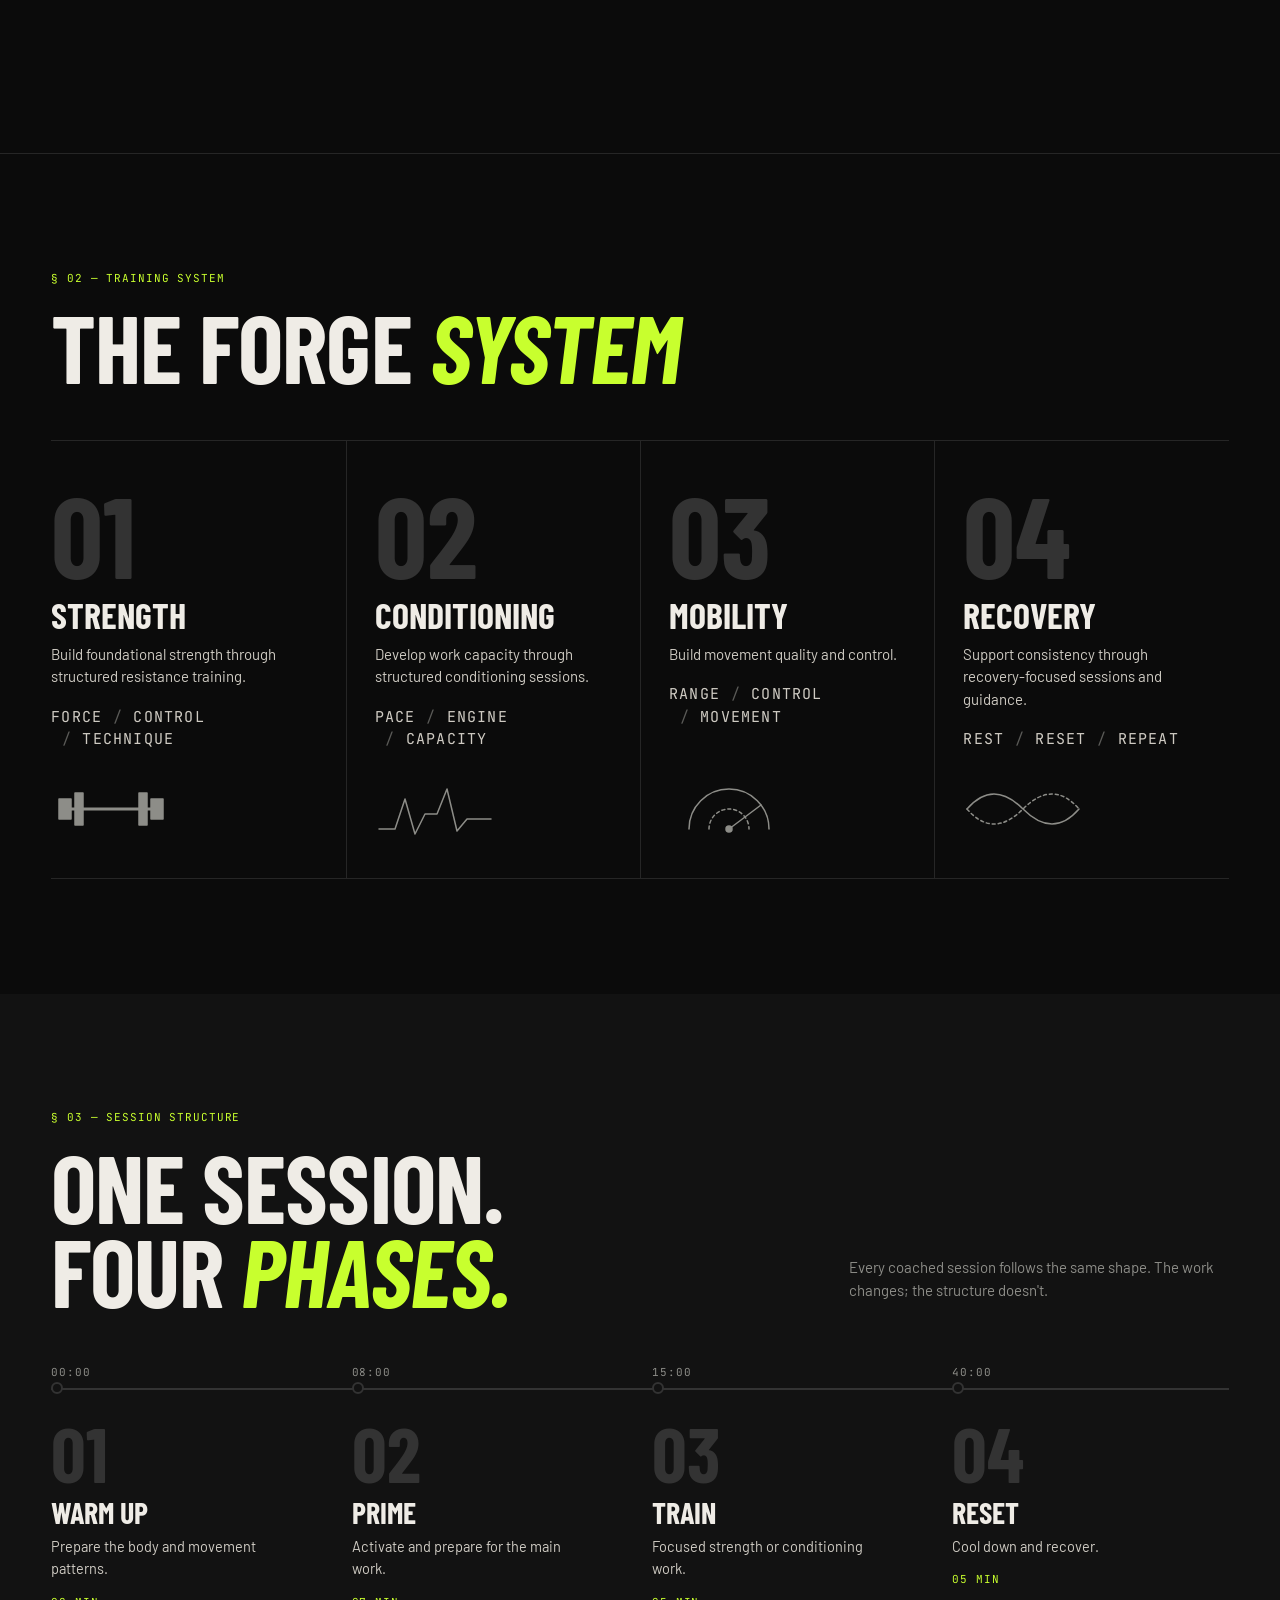
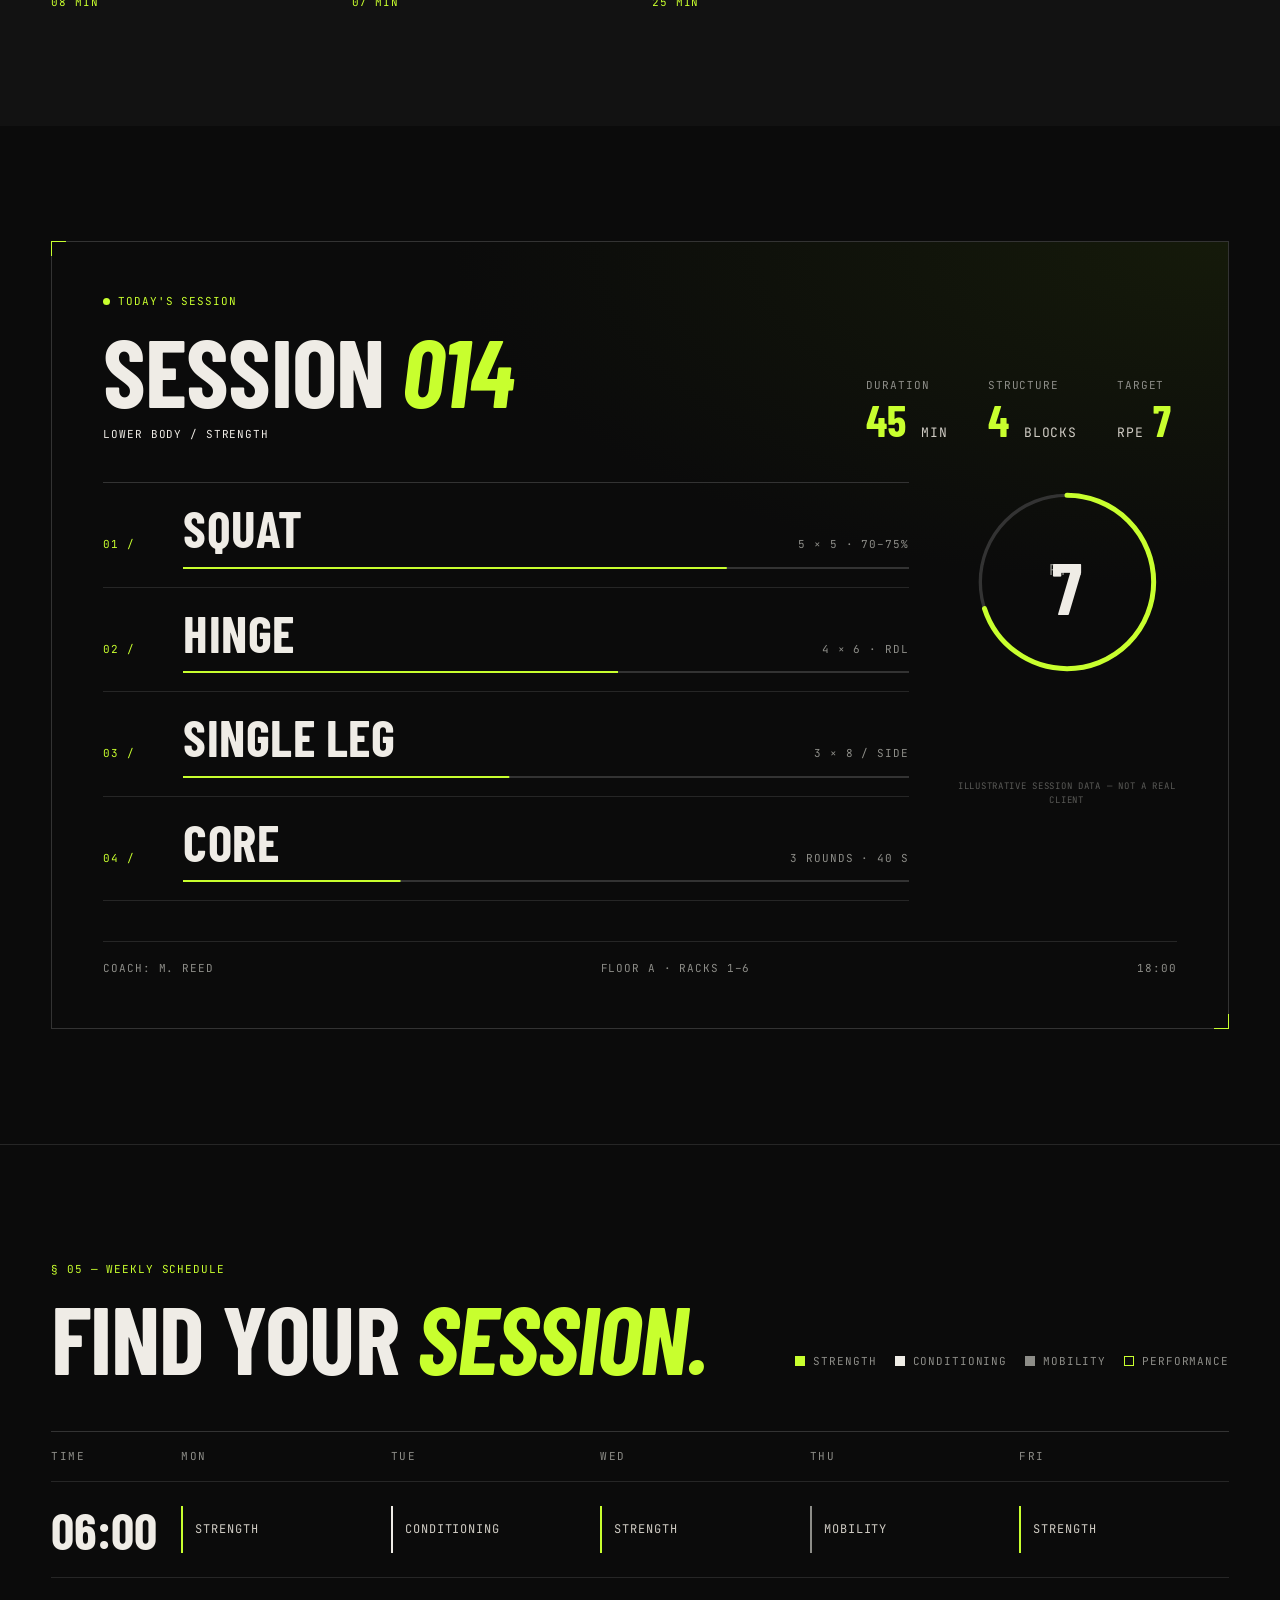
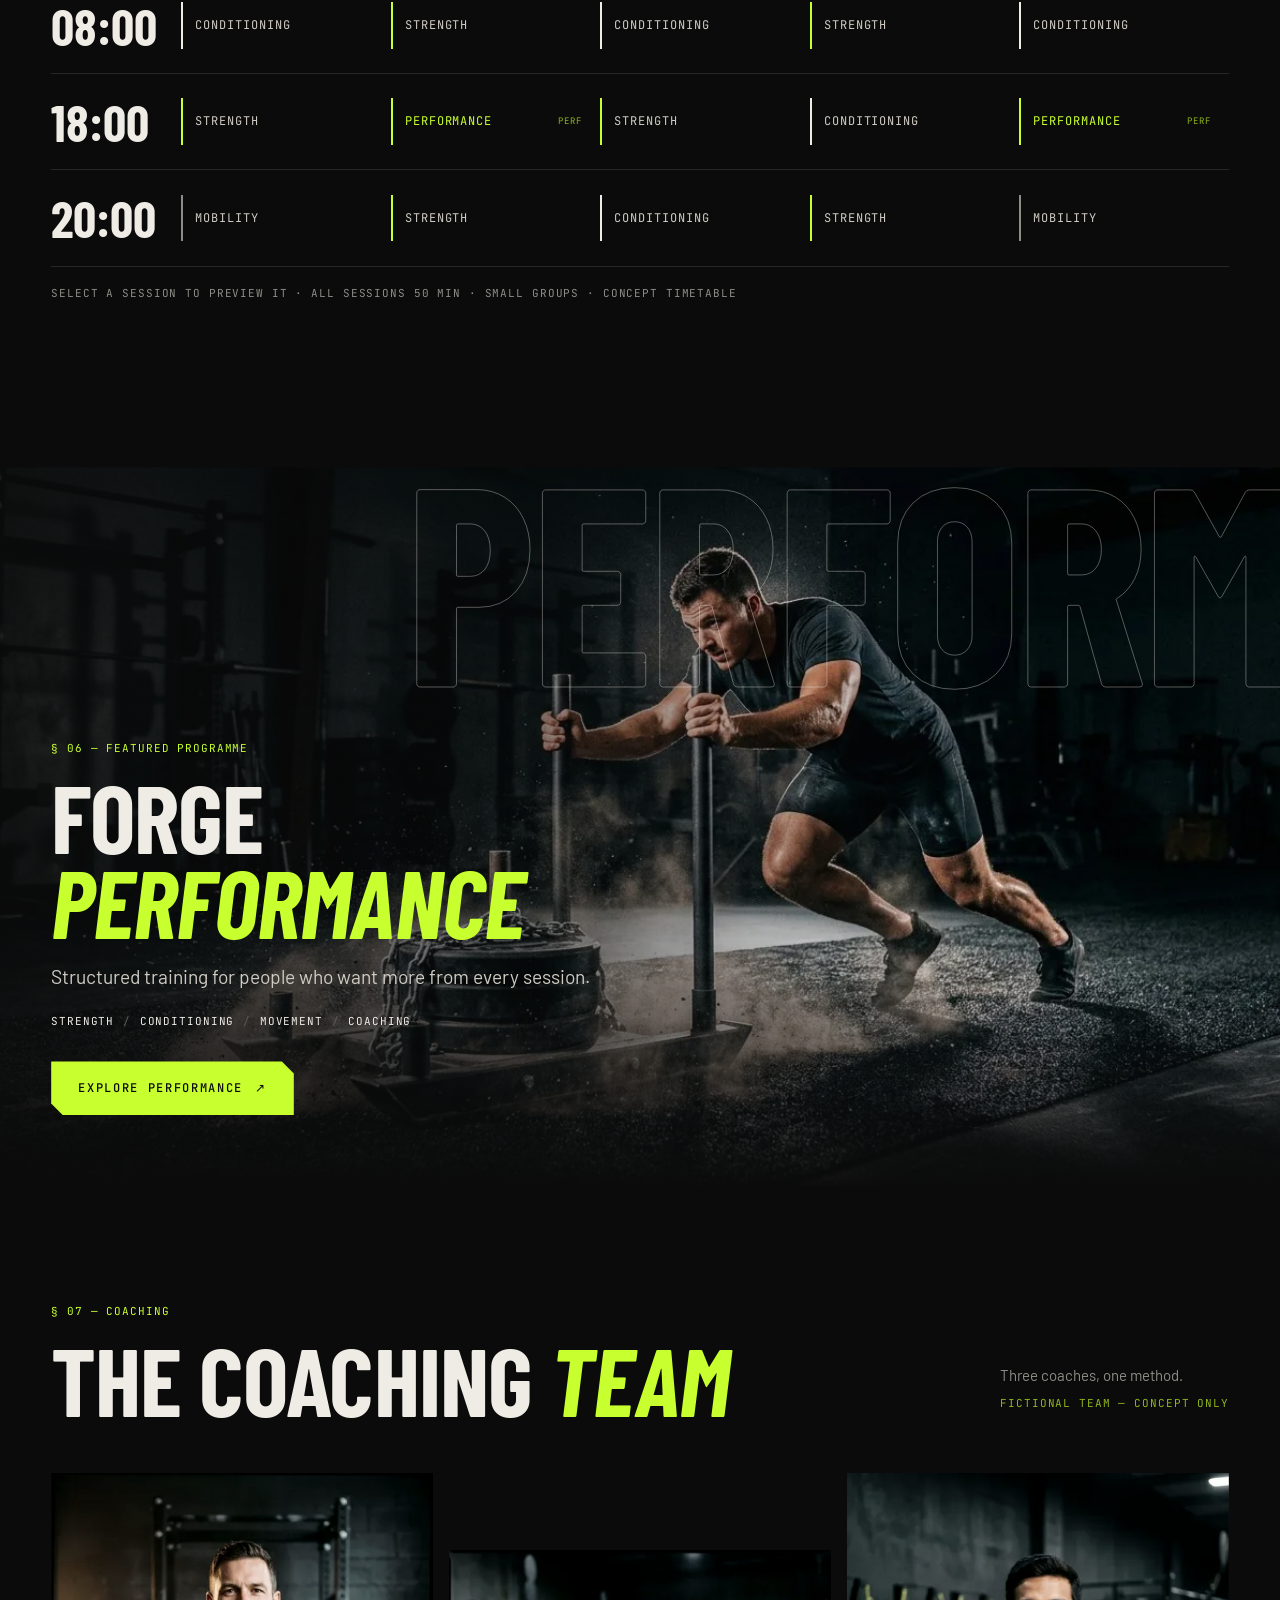
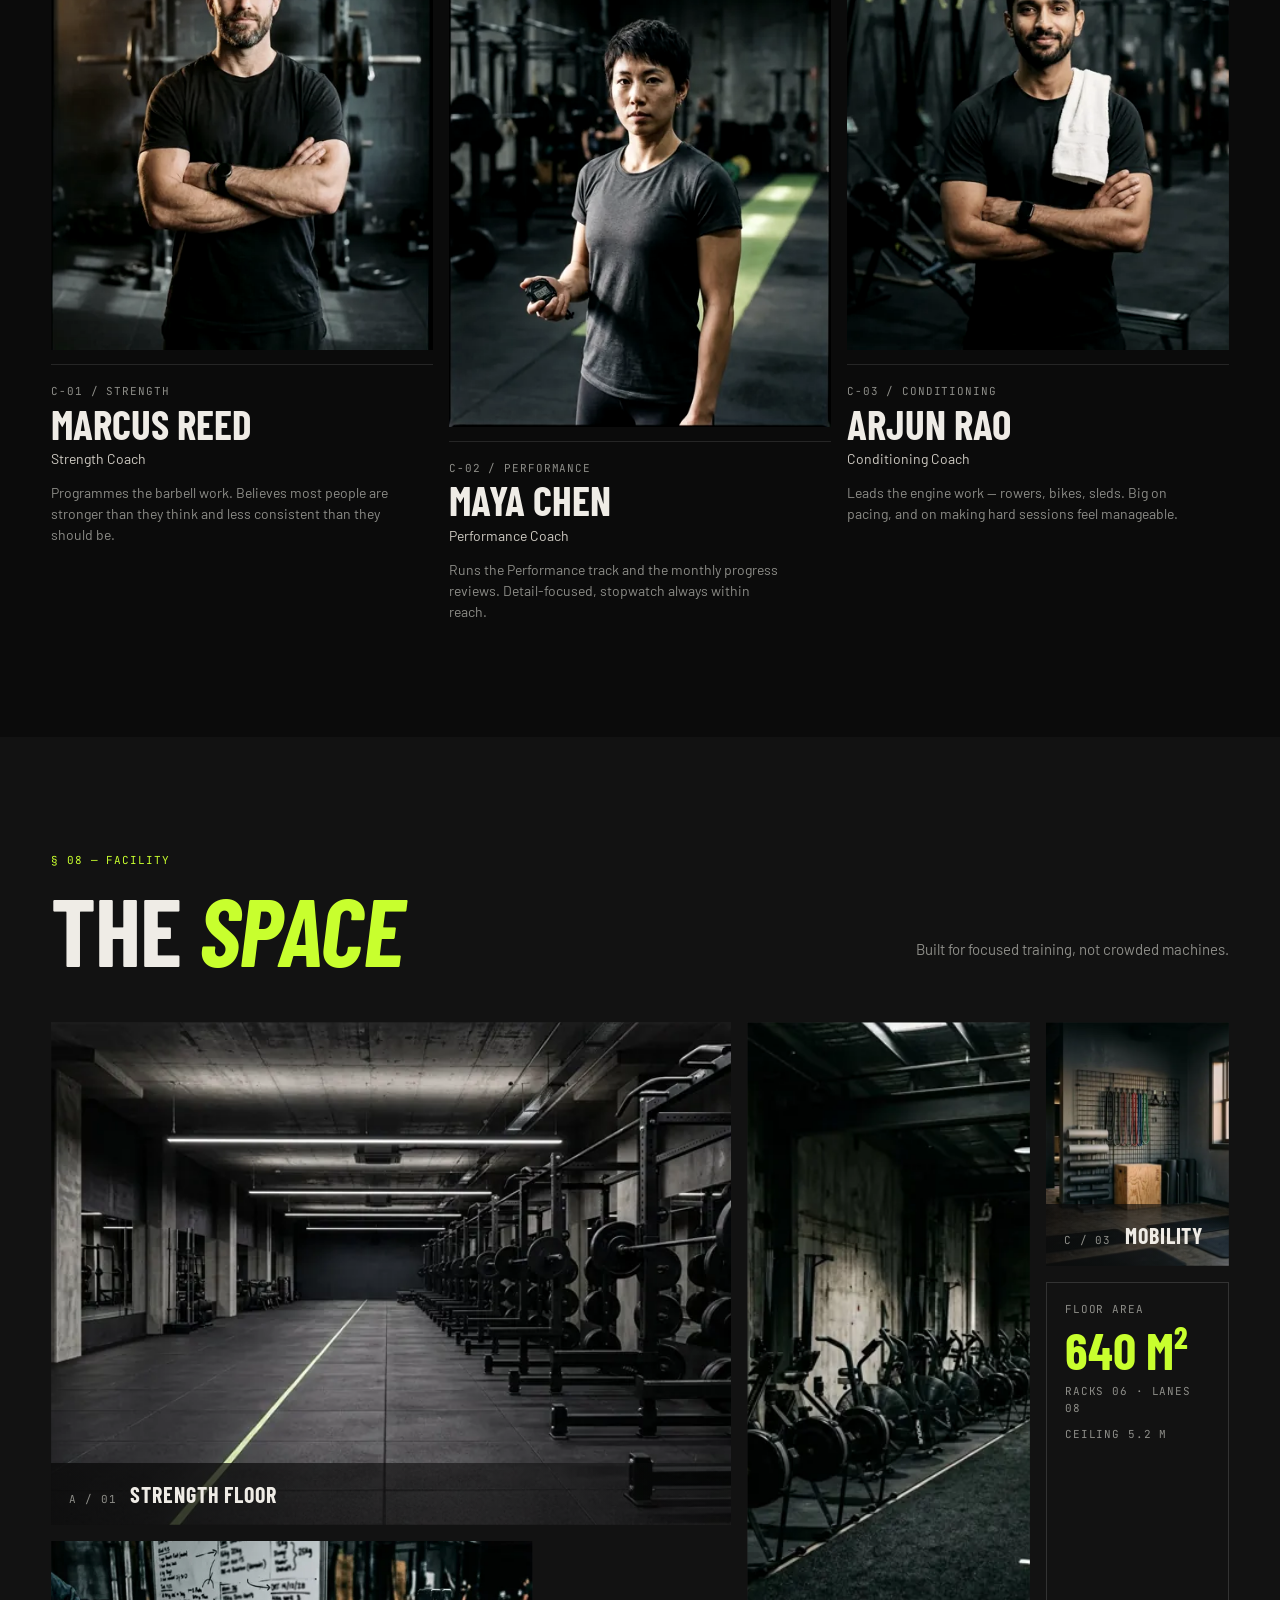
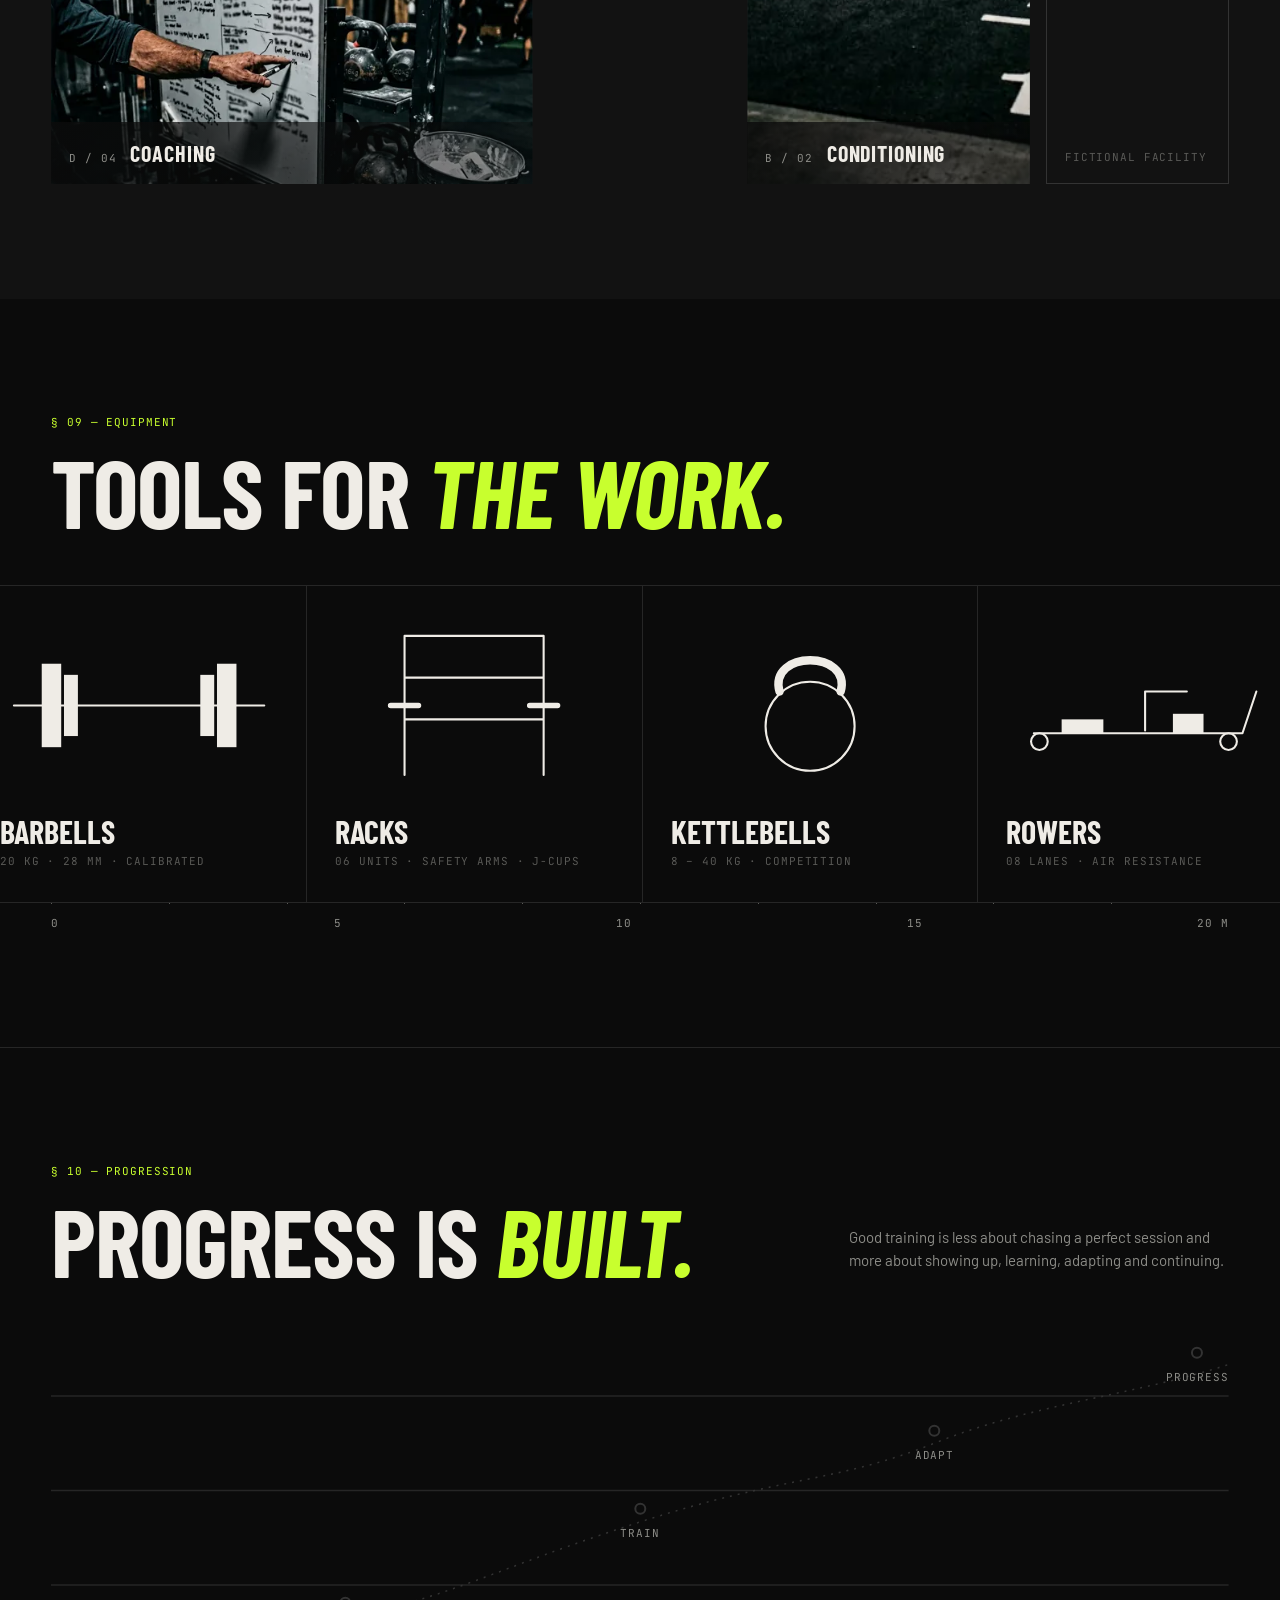
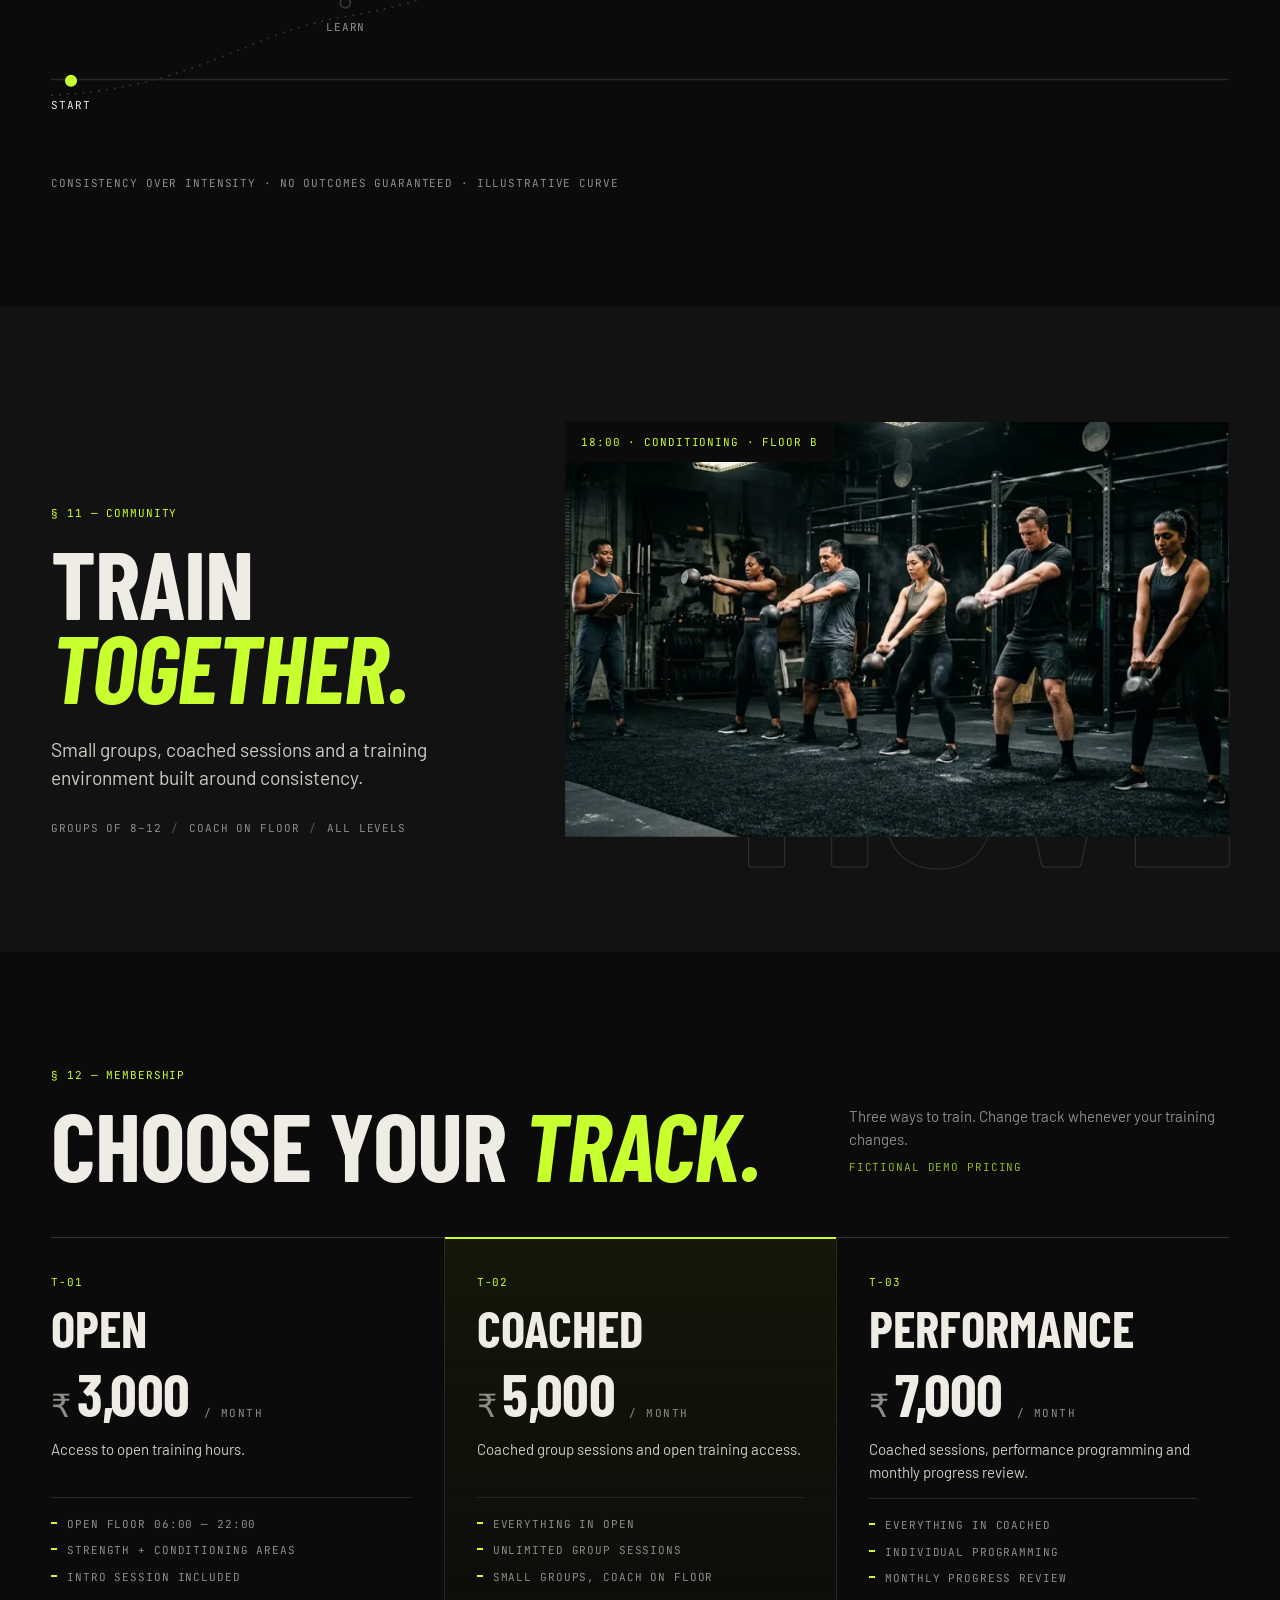
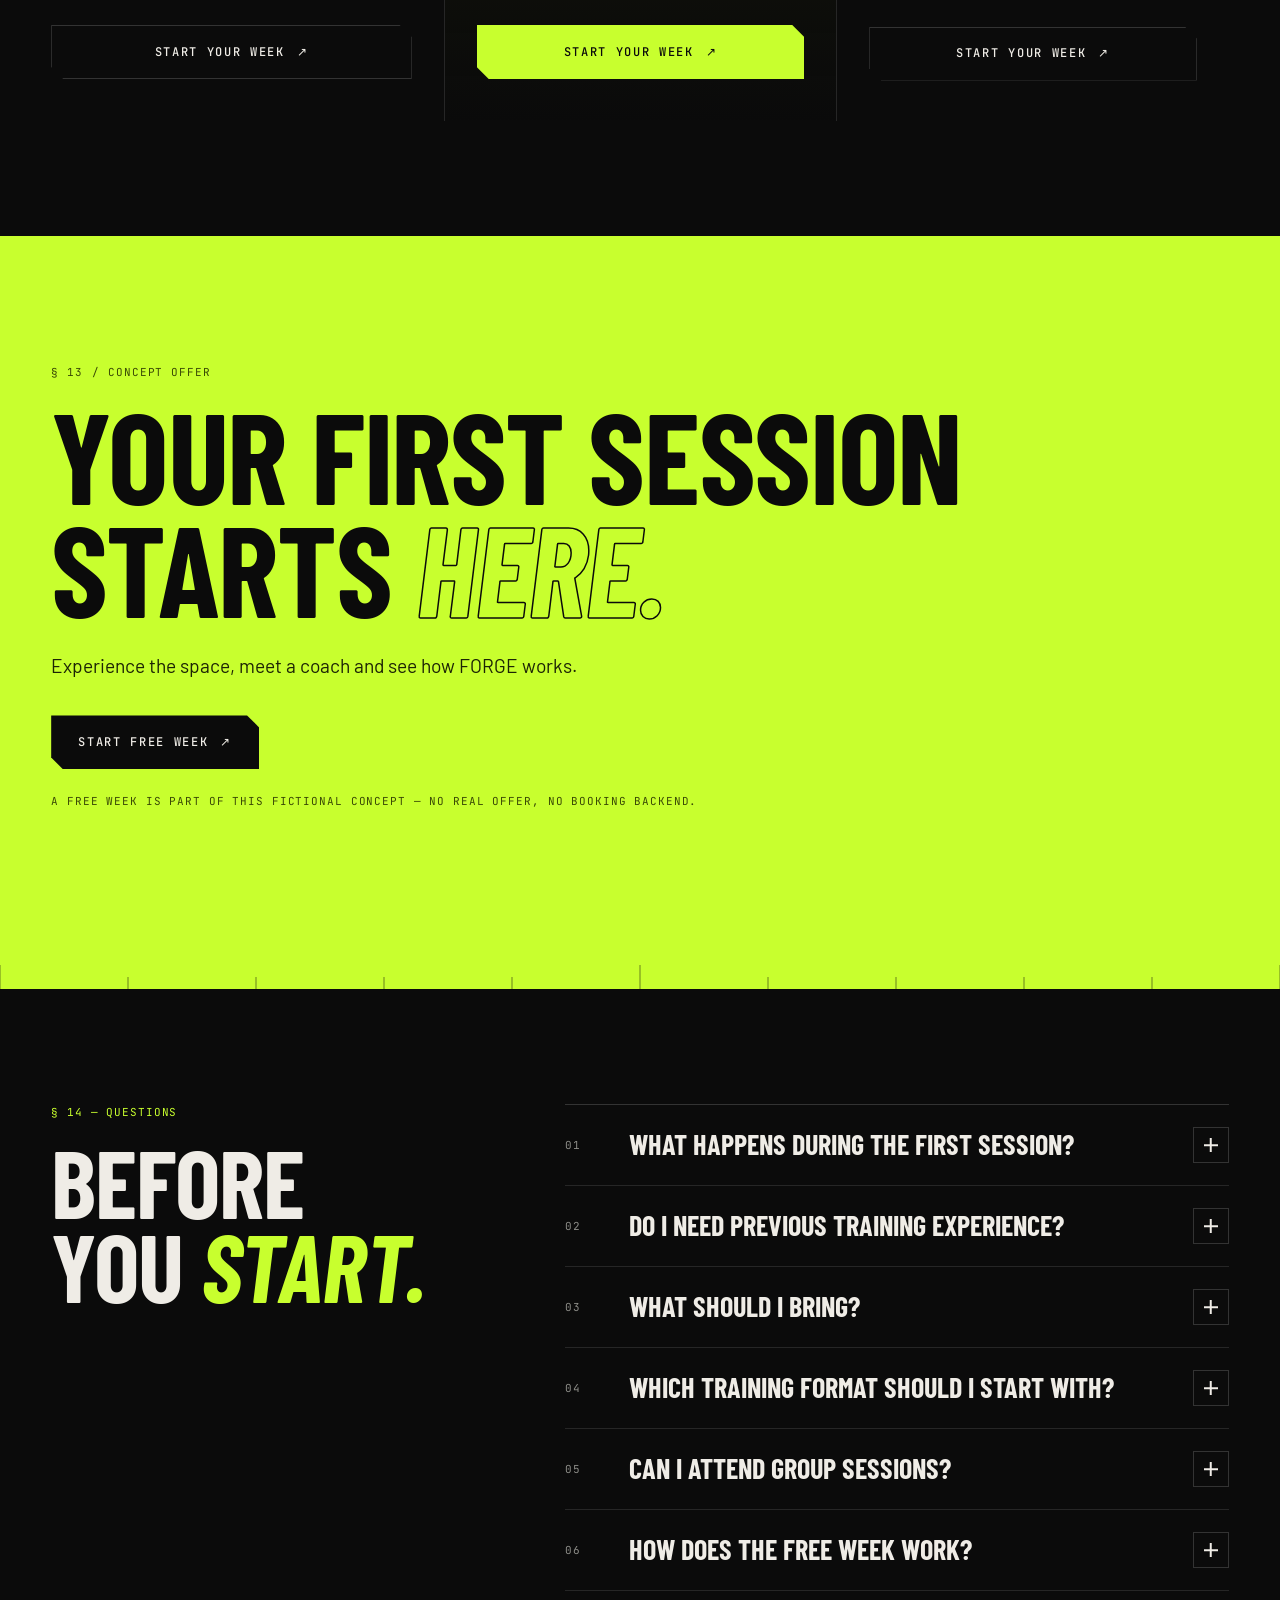
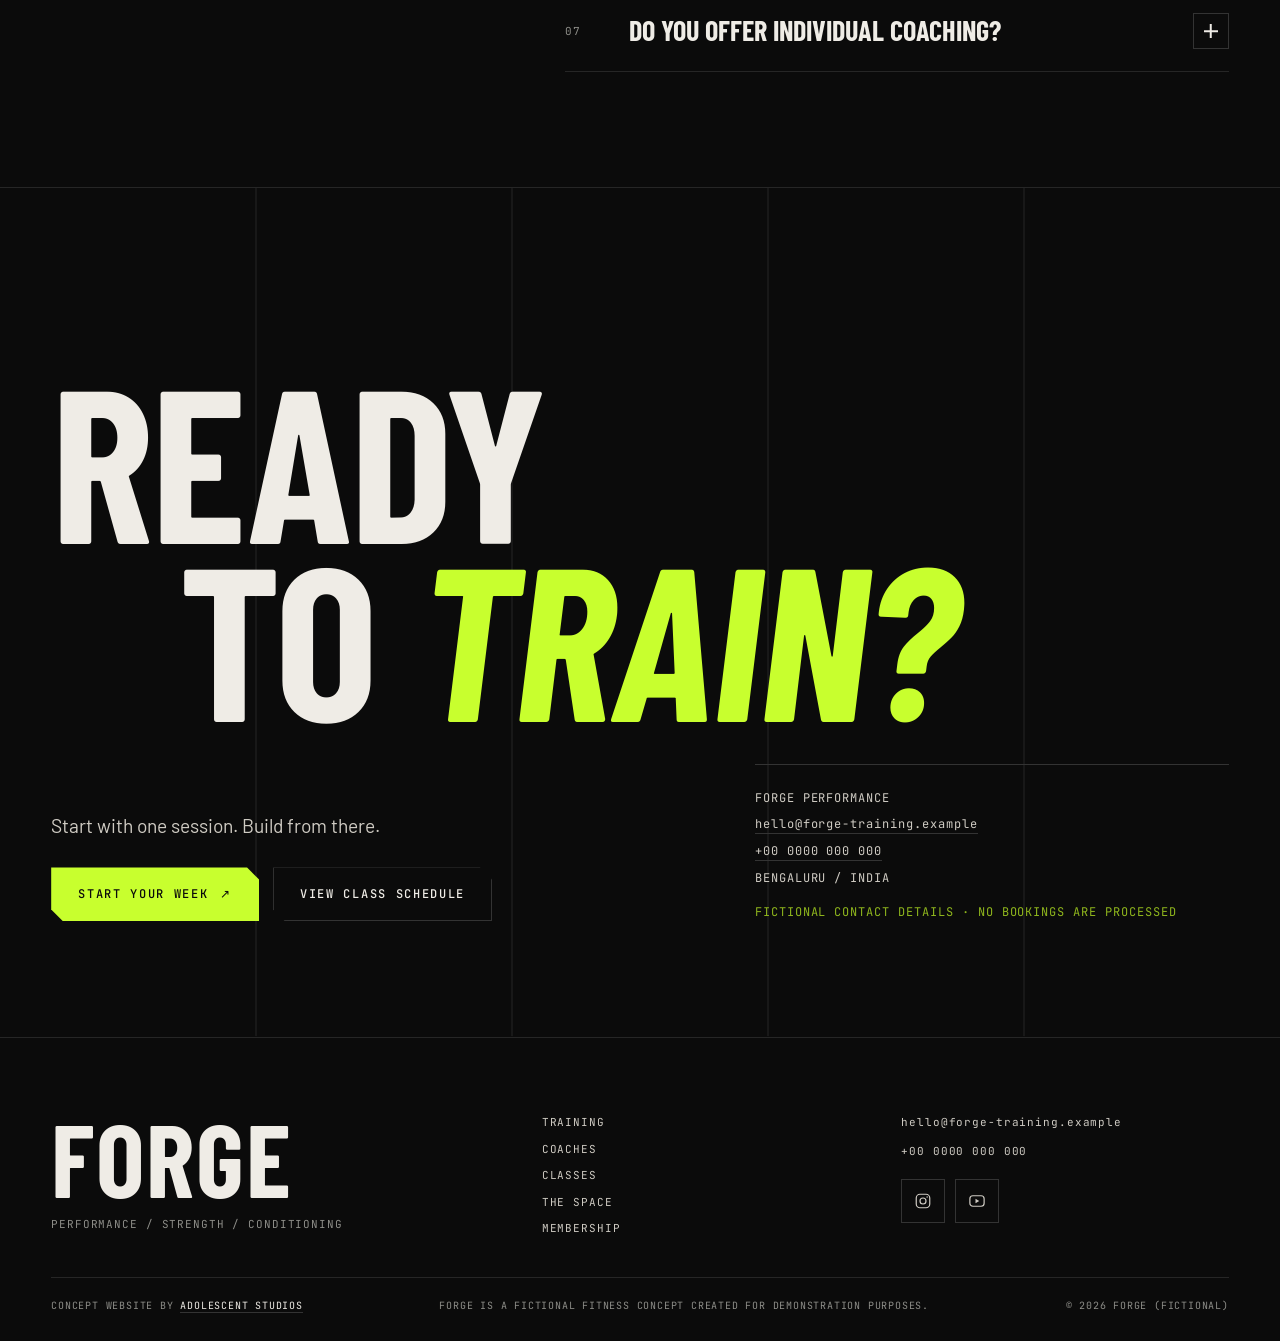
<file: demos/fitness/index.html>
<!DOCTYPE html>
<html lang="en">
<head>
<meta charset="utf-8">
<meta name="viewport" content="width=device-width, initial-scale=1">
<title>FORGE — Train With Purpose. Performance / Strength / Conditioning</title>
<meta name="description" content="FORGE is a fictional performance-focused training studio built around strength, conditioning and sustainable progress. Concept website by Adolescent Studio.">
<meta name="robots" content="noindex">
<meta name="theme-color" content="#0b0b0b">
<link rel="icon" href="favicon.svg" type="image/svg+xml">
<link rel="preload" href="fonts/BarlowCondensed-700.woff2" as="font" type="font/woff2" crossorigin>
<link rel="preload" href="fonts/Barlow-400.woff2" as="font" type="font/woff2" crossorigin>
<link rel="stylesheet" href="styles.css">
<meta property="og:title" content="FORGE — Train With Purpose.">
<meta property="og:description" content="Concept performance-studio website by Adolescent Studio.">
<meta property="og:image" content="img/hero-1000.webp">
</head>
<body id="top">
<a class="skip-link" href="#main">Skip to content</a>

<header class="nav" id="nav">
  <div class="nav-inner">
    <a class="brand" href="#top" aria-label="FORGE — home"><svg width="22" height="22" viewBox="0 0 22 22" aria-hidden="true"><path d="M2 20 12 2h8L10 20z" fill="currentColor"/><path d="M14 20l6-10" stroke="var(--acc)" stroke-width="2.5"/></svg>FORGE</a>
    <nav class="nav-links" aria-label="Primary">
      <a href="#training">TRAINING</a><a href="#coaches">COACHES</a><a href="#classes">CLASSES</a><a href="#space">THE SPACE</a>
    </nav>
    <div class="nav-actions">
      <a class="btn btn-acc btn-sm" href="#membership">START YOUR WEEK</a>
      <button class="menu-btn" type="button" aria-expanded="false" aria-controls="mobile-menu" aria-label="Open menu"><span></span><span></span></button>
    </div>
  </div>
  <div class="mobile-menu" id="mobile-menu" hidden>
    <nav aria-label="Mobile">
      <a href="#training"><span class="mono">01</span>TRAINING</a>
      <a href="#coaches"><span class="mono">02</span>COACHES</a>
      <a href="#classes"><span class="mono">03</span>CLASSES</a>
      <a href="#space"><span class="mono">04</span>THE SPACE</a>
    </nav>
    <a class="btn btn-acc btn-full" href="#membership">START YOUR WEEK <span aria-hidden="true">↗</span></a>
    <p class="mono mm-meta">06:00 — 22:00 · BENGALURU · CONCEPT · <a href="../../" class="mm-return">← BACK TO ADOLESCENT STUDIOS</a></p>
  </div>
</header>

<a class="return-link mono" href="../../" aria-label="Back to Adolescent Studios"><span aria-hidden="true">←</span><span class="rl-text">ADOLESCENT STUDIOS</span><span class="rl-short">MAIN SITE</span></a>
<main id="main">

<!-- ================= HERO ================= -->
<section class="hero" aria-labelledby="hero-title">
  <figure class="hero-media">
    <img src="img/hero-1000.webp" srcset="img/hero-1000.webp 1000w, img/hero-1800.webp 1376w" sizes="(max-width: 900px) 100vw, 70vw" width="1376" height="768" alt="Athlete performing a barbell front squat in a dark gym, chalk dust caught in a single beam of light." fetchpriority="high">
  </figure>
  <div class="hero-overlay mono" aria-hidden="true">
    <span class="ho ho-1">SESSION 04</span>
    <span class="ho ho-2">STRENGTH / CONDITIONING</span>
    <span class="ho ho-3">06:00 — 22:00</span>
    <span class="ho ho-4">FORGE / 01</span>
    <svg class="ho-line" viewBox="0 0 320 60" preserveAspectRatio="none"><polyline class="pulse" points="0,40 40,40 55,10 70,55 85,40 130,40 145,18 160,50 175,40 220,40 235,8 250,56 265,40 320,40"/></svg>
    <span class="ho ho-5"><i class="dot"></i>LIVE FLOOR · 12 / 24</span>
  </div>
  <h1 id="hero-title" class="hero-title">
    <span class="hl hl-1"><span>TRAIN</span></span>
    <span class="hl hl-2"><span>WITH</span></span>
    <span class="hl hl-3"><span>PURPOSE<em>.</em></span></span>
  </h1>
  <div class="hero-foot">
    <p class="hero-sub">A performance-focused training studio built around strength, conditioning and sustainable progress.</p>
    <div class="hero-ctas">
      <a class="btn btn-acc" href="#membership">START YOUR WEEK <span aria-hidden="true">↗</span></a>
      <a class="btn btn-ghost" href="#training">EXPLORE TRAINING</a>
    </div>
    <a class="scroll mono" href="#intro">SCROLL <span aria-hidden="true">↓</span></a>
  </div>
</section>

<!-- ================= TICKER ================= -->
<div class="ticker" aria-hidden="true">
  <div class="ticker-track">
    <span>STRENGTH<i>•</i>CONDITIONING<i>•</i>MOBILITY<i>•</i>PERFORMANCE<i>•</i>RECOVERY<i>•</i>COMMUNITY<i>•</i></span>
    <span>STRENGTH<i>•</i>CONDITIONING<i>•</i>MOBILITY<i>•</i>PERFORMANCE<i>•</i>RECOVERY<i>•</i>COMMUNITY<i>•</i></span>
    <span>STRENGTH<i>•</i>CONDITIONING<i>•</i>MOBILITY<i>•</i>PERFORMANCE<i>•</i>RECOVERY<i>•</i>COMMUNITY<i>•</i></span>
  </div>
</div>
<p class="sr-only">Strength, conditioning, mobility, performance, recovery, community.</p>

<!-- ================= INTRO ================= -->
<section class="intro" id="intro" aria-labelledby="intro-title">
  <span class="big-num reveal" aria-hidden="true">01</span>
  <div class="intro-copy">
    <h2 id="intro-title" class="h-display reveal"><span class="hl"><span>TRAINING</span></span><span class="hl"><span>SHOULD MOVE</span></span><span class="hl"><span>YOU <em>FORWARD.</em></span></span></h2>
    <p class="lead reveal">FORGE combines strength training, conditioning and coached movement into structured sessions designed to help people train consistently and confidently.</p>
    <p class="mono meta reveal"><span>§ 01</span><span>INTRODUCTION</span><span>FORGE / BLR</span></p>
  </div>
</section>

<!-- ================= SYSTEM ================= -->
<section class="system" id="training" aria-labelledby="system-title">
  <div class="sec-head">
    <p class="mono kicker">§ 02 — TRAINING SYSTEM</p>
    <h2 id="system-title" class="h-display">THE FORGE <em>SYSTEM</em></h2>
  </div>
  <ol class="pillars">
    <li class="pillar" data-i="0">
      <span class="pillar-num" aria-hidden="true">01</span>
      <div class="pillar-body">
        <h3>STRENGTH</h3>
        <p>Build foundational strength through structured resistance training.</p>
        <p class="mono tags"><span>FORCE</span><span>CONTROL</span><span>TECHNIQUE</span></p>
      </div>
      <svg class="pillar-gfx" viewBox="0 0 120 60" aria-hidden="true"><rect x="8" y="20" width="12" height="20"/><rect x="100" y="20" width="12" height="20"/><path d="M20 30h80" stroke-width="3"/><rect x="24" y="14" width="8" height="32"/><rect x="88" y="14" width="8" height="32"/></svg>
    </li>
    <li class="pillar" data-i="1">
      <span class="pillar-num" aria-hidden="true">02</span>
      <div class="pillar-body">
        <h3>CONDITIONING</h3>
        <p>Develop work capacity through structured conditioning sessions.</p>
        <p class="mono tags"><span>PACE</span><span>ENGINE</span><span>CAPACITY</span></p>
      </div>
      <svg class="pillar-gfx" viewBox="0 0 120 60" aria-hidden="true"><polyline points="4,50 20,50 30,20 40,55 50,35 62,35 72,10 82,52 92,40 116,40" fill="none"/></svg>
    </li>
    <li class="pillar" data-i="2">
      <span class="pillar-num" aria-hidden="true">03</span>
      <div class="pillar-body">
        <h3>MOBILITY</h3>
        <p>Build movement quality and control.</p>
        <p class="mono tags"><span>RANGE</span><span>CONTROL</span><span>MOVEMENT</span></p>
      </div>
      <svg class="pillar-gfx" viewBox="0 0 120 60" aria-hidden="true"><path d="M20 50 A40 40 0 0 1 100 50" fill="none"/><path d="M40 50 A20 20 0 0 1 80 50" fill="none" stroke-dasharray="3 3"/><circle cx="60" cy="50" r="3"/><path d="M60 50 L92 26" fill="none"/></svg>
    </li>
    <li class="pillar" data-i="3">
      <span class="pillar-num" aria-hidden="true">04</span>
      <div class="pillar-body">
        <h3>RECOVERY</h3>
        <p>Support consistency through recovery-focused sessions and guidance.</p>
        <p class="mono tags"><span>REST</span><span>RESET</span><span>REPEAT</span></p>
      </div>
      <svg class="pillar-gfx" viewBox="0 0 120 60" aria-hidden="true"><path d="M4 30 Q 30 0 60 30 T 116 30" fill="none"/><path d="M4 30 Q 30 60 60 30 T 116 30" fill="none" stroke-dasharray="3 3"/></svg>
    </li>
  </ol>
  <div class="sys-line" aria-hidden="true"><i></i></div>
</section>

<!-- ================= SESSION PHASES ================= -->
<section class="phases" aria-labelledby="phases-title">
  <div class="sec-head sec-head-split">
    <div><p class="mono kicker">§ 03 — SESSION STRUCTURE</p><h2 id="phases-title" class="h-display">ONE SESSION.<br>FOUR <em>PHASES.</em></h2></div>
    <p class="note">Every coached session follows the same shape. The work changes; the structure doesn't.</p>
  </div>
  <ol class="timeline" id="timeline">
    <div class="tl-track" aria-hidden="true"><i class="tl-fill"></i></div>
    <li class="tl-item"><span class="mono tl-time">00:00</span><span class="tl-dot" aria-hidden="true"></span><span class="tl-num" aria-hidden="true">01</span><h3>WARM UP</h3><p>Prepare the body and movement patterns.</p><span class="mono tl-len">08 MIN</span></li>
    <li class="tl-item"><span class="mono tl-time">08:00</span><span class="tl-dot" aria-hidden="true"></span><span class="tl-num" aria-hidden="true">02</span><h3>PRIME</h3><p>Activate and prepare for the main work.</p><span class="mono tl-len">07 MIN</span></li>
    <li class="tl-item"><span class="mono tl-time">15:00</span><span class="tl-dot" aria-hidden="true"></span><span class="tl-num" aria-hidden="true">03</span><h3>TRAIN</h3><p>Focused strength or conditioning work.</p><span class="mono tl-len">25 MIN</span></li>
    <li class="tl-item"><span class="mono tl-time">40:00</span><span class="tl-dot" aria-hidden="true"></span><span class="tl-num" aria-hidden="true">04</span><h3>RESET</h3><p>Cool down and recover.</p><span class="mono tl-len">05 MIN</span></li>
  </ol>
</section>

<!-- ================= TODAY'S SESSION ================= -->
<section class="session" aria-labelledby="session-title">
  <div class="session-frame">
    <header class="session-head">
      <div>
        <p class="mono kicker"><i class="dot"></i>TODAY'S SESSION</p>
        <h2 id="session-title" class="h-display">SESSION <em>014</em></h2>
        <p class="session-type mono">LOWER BODY / STRENGTH</p>
      </div>
      <dl class="session-metrics mono">
        <div><dt>DURATION</dt><dd><b>45</b> MIN</dd></div>
        <div><dt>STRUCTURE</dt><dd><b>4</b> BLOCKS</dd></div>
        <div><dt>TARGET</dt><dd>RPE <b>7</b></dd></div>
      </dl>
    </header>
    <ol class="blocks">
      <li class="block"><span class="mono b-idx">01 /</span><span class="b-name">SQUAT</span><span class="mono b-set">5 × 5 · 70–75%</span><span class="b-bar" aria-hidden="true" style="--v:.75"><i></i></span></li>
      <li class="block"><span class="mono b-idx">02 /</span><span class="b-name">HINGE</span><span class="mono b-set">4 × 6 · RDL</span><span class="b-bar" aria-hidden="true" style="--v:.6"><i></i></span></li>
      <li class="block"><span class="mono b-idx">03 /</span><span class="b-name">SINGLE LEG</span><span class="mono b-set">3 × 8 / SIDE</span><span class="b-bar" aria-hidden="true" style="--v:.45"><i></i></span></li>
      <li class="block"><span class="mono b-idx">04 /</span><span class="b-name">CORE</span><span class="mono b-set">3 ROUNDS · 40 S</span><span class="b-bar" aria-hidden="true" style="--v:.3"><i></i></span></li>
    </ol>
    <div class="session-side" aria-hidden="true">
      <svg class="ring" viewBox="0 0 120 120"><circle cx="60" cy="60" r="52" class="ring-bg"/><circle cx="60" cy="60" r="52" class="ring-fg" pathLength="100"/><text x="60" y="56" text-anchor="middle" class="ring-t">RPE</text><text x="60" y="80" text-anchor="middle" class="ring-n">7</text></svg>
      <svg class="trace" viewBox="0 0 200 60" preserveAspectRatio="none"><polyline class="pulse" points="0,45 20,45 30,15 40,55 50,45 80,45 90,20 100,52 110,45 140,45 150,10 160,58 170,45 200,45"/></svg>
      <p class="mono">ILLUSTRATIVE SESSION DATA — NOT A REAL CLIENT</p>
    </div>
    <p class="mono session-foot"><span>COACH: M. REED</span><span>FLOOR A · RACKS 1–6</span><span>18:00</span></p>
  </div>
</section>

<!-- ================= CLASSES ================= -->
<section class="classes" id="classes" aria-labelledby="classes-title">
  <div class="sec-head sec-head-split">
    <div><p class="mono kicker">§ 05 — WEEKLY SCHEDULE</p><h2 id="classes-title" class="h-display">FIND YOUR <em>SESSION.</em></h2></div>
    <p class="mono legend"><span><i class="sw sw-str"></i>STRENGTH</span><span><i class="sw sw-con"></i>CONDITIONING</span><span><i class="sw sw-mob"></i>MOBILITY</span><span><i class="sw sw-per"></i>PERFORMANCE</span></p>
  </div>
  <div class="tt-wrap">
    <table class="tt">
      <caption class="sr-only">Weekly class schedule, Monday to Friday</caption>
      <thead><tr><th scope="col" class="mono">TIME</th><th scope="col">MON</th><th scope="col">TUE</th><th scope="col">WED</th><th scope="col">THU</th><th scope="col">FRI</th></tr></thead>
      <tbody>
        <tr><th scope="row">06:00</th><td><button type="button" class="s s-str">Strength</button></td><td><button type="button" class="s s-con">Conditioning</button></td><td><button type="button" class="s s-str">Strength</button></td><td><button type="button" class="s s-mob">Mobility</button></td><td><button type="button" class="s s-str">Strength</button></td></tr>
        <tr><th scope="row">08:00</th><td><button type="button" class="s s-con">Conditioning</button></td><td><button type="button" class="s s-str">Strength</button></td><td><button type="button" class="s s-con">Conditioning</button></td><td><button type="button" class="s s-str">Strength</button></td><td><button type="button" class="s s-con">Conditioning</button></td></tr>
        <tr><th scope="row">18:00</th><td><button type="button" class="s s-str">Strength</button></td><td><button type="button" class="s s-per">Performance</button></td><td><button type="button" class="s s-str">Strength</button></td><td><button type="button" class="s s-con">Conditioning</button></td><td><button type="button" class="s s-per">Performance</button></td></tr>
        <tr><th scope="row">20:00</th><td><button type="button" class="s s-mob">Mobility</button></td><td><button type="button" class="s s-str">Strength</button></td><td><button type="button" class="s s-con">Conditioning</button></td><td><button type="button" class="s s-str">Strength</button></td><td><button type="button" class="s s-mob">Mobility</button></td></tr>
      </tbody>
    </table>
  </div>
  <p class="mono tt-note" id="tt-note" aria-live="polite">SELECT A SESSION TO PREVIEW IT · ALL SESSIONS 50 MIN · SMALL GROUPS · CONCEPT TIMETABLE</p>
</section>

<!-- ================= FEATURED ================= -->
<section class="featured" aria-labelledby="feat-title">
  <figure class="feat-media reveal-img">
    <img src="img/featured-1000.webp" srcset="img/featured-1000.webp 1000w, img/featured-1800.webp 1584w" sizes="100vw" width="1584" height="672" alt="Athlete driving a weighted sled across dark turf, dust lifting behind the sled." loading="lazy">
  </figure>
  <span class="feat-word" aria-hidden="true">PERFORM</span>
  <div class="feat-copy">
    <p class="mono kicker">§ 06 — FEATURED PROGRAMME</p>
    <h2 id="feat-title" class="h-display">FORGE <em>PERFORMANCE</em></h2>
    <p class="lead">Structured training for people who want more from every session.</p>
    <ul class="mono feat-list"><li>STRENGTH</li><li>CONDITIONING</li><li>MOVEMENT</li><li>COACHING</li></ul>
    <a class="btn btn-acc" href="#membership">EXPLORE PERFORMANCE <span aria-hidden="true">↗</span></a>
  </div>
</section>

<!-- ================= COACHES ================= -->
<section class="coaches" id="coaches" aria-labelledby="coaches-title">
  <div class="sec-head sec-head-split">
    <div><p class="mono kicker">§ 07 — COACHING</p><h2 id="coaches-title" class="h-display">THE COACHING <em>TEAM</em></h2></div>
    <p class="note">Three coaches, one method. <span class="mono fict">FICTIONAL TEAM — CONCEPT ONLY</span></p>
  </div>
  <ul class="coach-grid">
    <li class="coach">
      <a href="#coaches" class="coach-link" aria-label="Marcus Reed, Strength Coach">
        <figure class="coach-media reveal-img"><img src="img/coach-1-450.webp" srcset="img/coach-1-450.webp 450w, img/coach-1-700.webp 700w" sizes="(max-width: 700px) 100vw, 33vw" width="700" height="869" alt="Portrait of Marcus Reed, a fictional strength coach, arms crossed in front of squat racks." loading="lazy"></figure>
        <span class="coach-meta"><span class="mono">C-01 / STRENGTH</span><span class="coach-name">MARCUS REED</span><span class="coach-role">Strength Coach</span><span class="coach-bio">Programmes the barbell work. Believes most people are stronger than they think and less consistent than they should be.</span><span class="coach-arrow" aria-hidden="true">→</span></span>
      </a>
    </li>
    <li class="coach">
      <a href="#coaches" class="coach-link" aria-label="Maya Chen, Performance Coach">
        <figure class="coach-media reveal-img"><img src="img/coach-2-450.webp" srcset="img/coach-2-450.webp 450w, img/coach-2-700.webp 700w" sizes="(max-width: 700px) 100vw, 33vw" width="700" height="869" alt="Portrait of Maya Chen, a fictional performance coach, holding a stopwatch." loading="lazy"></figure>
        <span class="coach-meta"><span class="mono">C-02 / PERFORMANCE</span><span class="coach-name">MAYA CHEN</span><span class="coach-role">Performance Coach</span><span class="coach-bio">Runs the Performance track and the monthly progress reviews. Detail-focused, stopwatch always within reach.</span><span class="coach-arrow" aria-hidden="true">→</span></span>
      </a>
    </li>
    <li class="coach">
      <a href="#coaches" class="coach-link" aria-label="Arjun Rao, Conditioning Coach">
        <figure class="coach-media reveal-img"><img src="img/coach-3-450.webp" srcset="img/coach-3-450.webp 450w, img/coach-3-700.webp 700w" sizes="(max-width: 700px) 100vw, 33vw" width="700" height="869" alt="Portrait of Arjun Rao, a fictional conditioning coach, towel over one shoulder." loading="lazy"></figure>
        <span class="coach-meta"><span class="mono">C-03 / CONDITIONING</span><span class="coach-name">ARJUN RAO</span><span class="coach-role">Conditioning Coach</span><span class="coach-bio">Leads the engine work — rowers, bikes, sleds. Big on pacing, and on making hard sessions feel manageable.</span><span class="coach-arrow" aria-hidden="true">→</span></span>
      </a>
    </li>
  </ul>
</section>

<!-- ================= THE SPACE ================= -->
<section class="space" id="space" aria-labelledby="space-title">
  <div class="sec-head sec-head-split">
    <div><p class="mono kicker">§ 08 — FACILITY</p><h2 id="space-title" class="h-display">THE <em>SPACE</em></h2></div>
    <p class="note">Built for focused training, not crowded machines.</p>
  </div>
  <div class="collage">
    <figure class="cl cl-1 reveal-img"><img src="img/space-1-800.webp" srcset="img/space-1-800.webp 800w, img/space-1-1400.webp 1376w" sizes="(max-width: 900px) 100vw, 60vw" width="1376" height="768" alt="Row of black power racks on rubber flooring with a lime line along the floor." loading="lazy"><figcaption><span class="mono">A / 01</span>STRENGTH FLOOR</figcaption></figure>
    <figure class="cl cl-2 reveal-img"><img src="img/space-2-500.webp" srcset="img/space-2-500.webp 500w, img/space-2-800.webp 800w" sizes="(max-width: 900px) 60vw, 28vw" width="800" height="993" alt="Rowing machines and air bikes on numbered turf lanes." loading="lazy"><figcaption><span class="mono">B / 02</span>CONDITIONING</figcaption></figure>
    <figure class="cl cl-3 reveal-img"><img src="img/space-3-500.webp" srcset="img/space-3-500.webp 500w, img/space-3-800.webp 800w" sizes="(max-width: 900px) 50vw, 26vw" width="800" height="800" alt="Mobility corner with foam rollers, mats, a plyo box and bands on a wall grid." loading="lazy"><figcaption><span class="mono">C / 03</span>MOBILITY</figcaption></figure>
    <figure class="cl cl-4 reveal-img"><img src="img/space-4-600.webp" srcset="img/space-4-600.webp 600w, img/space-4-1000.webp 1000w" sizes="(max-width: 900px) 100vw, 34vw" width="1000" height="671" alt="Coach pointing at a training board beside a rack of kettlebells." loading="lazy"><figcaption><span class="mono">D / 04</span>COACHING</figcaption></figure>
    <div class="cl cl-5 mono" aria-hidden="true"><span>FLOOR AREA</span><b>640 M²</b><span>RACKS 06 · LANES 08</span><span>CEILING 5.2 M</span><span class="cl-fict">FICTIONAL FACILITY</span></div>
  </div>
</section>

<!-- ================= EQUIPMENT ================= -->
<section class="equip" aria-labelledby="equip-title">
  <div class="sec-head">
    <p class="mono kicker">§ 09 — EQUIPMENT</p>
    <h2 id="equip-title" class="h-display">TOOLS FOR <em>THE WORK.</em></h2>
  </div>
  <div class="equip-track" tabindex="0" aria-label="Equipment, scroll horizontally">
    <article class="eq"><svg viewBox="0 0 200 120" aria-hidden="true"><path d="M10 60h180" /><rect x="30" y="30" width="14" height="60"/><rect x="46" y="38" width="10" height="44"/><rect x="156" y="30" width="14" height="60"/><rect x="144" y="38" width="10" height="44"/><path class="dim" d="M30 105h140M30 100v10M170 100v10"/><text class="dim" x="100" y="118" text-anchor="middle">2200 MM</text></svg><h3>BARBELLS</h3><p class="mono">20 KG · 28 MM · CALIBRATED</p></article>
    <article class="eq"><svg viewBox="0 0 200 120" aria-hidden="true"><path d="M50 110V10M150 110V10M50 10h100M50 40h100M50 70h100" /><path d="M40 60h20M140 60h20" stroke-width="4"/><path class="dim" d="M170 10v100M165 10h10M165 110h10"/><text class="dim" x="188" y="64" text-anchor="middle" transform="rotate(90 188 64)">2400</text></svg><h3>RACKS</h3><p class="mono">06 UNITS · SAFETY ARMS · J-CUPS</p></article>
    <article class="eq"><svg viewBox="0 0 200 120" aria-hidden="true"><circle cx="100" cy="75" r="32"/><path d="M78 50 C70 20 130 20 122 50" fill="none" stroke-width="6"/><path class="dim" d="M60 112h80"/><text class="dim" x="100" y="120" text-anchor="middle">8 — 40 KG</text></svg><h3>KETTLEBELLS</h3><p class="mono">8 – 40 KG · COMPETITION</p></article>
    <article class="eq"><svg viewBox="0 0 200 120" aria-hidden="true"><path d="M20 80h150M170 80l10-30" /><rect x="40" y="70" width="30" height="10"/><rect x="120" y="66" width="22" height="14"/><circle cx="24" cy="86" r="6"/><circle cx="160" cy="86" r="6"/><path d="M100 78V50h30" fill="none"/><path class="dim" d="M20 105h150M20 100v10M170 100v10"/><text class="dim" x="95" y="118" text-anchor="middle">2400 MM</text></svg><h3>ROWERS</h3><p class="mono">08 LANES · AIR RESISTANCE</p></article>
    <article class="eq"><svg viewBox="0 0 200 120" aria-hidden="true"><circle cx="60" cy="70" r="30"/><circle cx="60" cy="70" r="6"/><path d="M60 70l60-40M120 30l20-10M90 70h50l10 30M140 70v-25" fill="none"/><circle cx="150" cy="100" r="5"/><path class="dim" d="M30 112h120"/><text class="dim" x="100" y="120" text-anchor="middle">FAN Ø 600</text></svg><h3>ASSAULT BIKES</h3><p class="mono">06 UNITS · FAN RESISTANCE</p></article>
    <article class="eq"><svg viewBox="0 0 200 120" aria-hidden="true"><circle cx="70" cy="70" r="30"/><circle cx="130" cy="80" r="20"/><path d="M45 50a35 35 0 0 1 50 0" fill="none" stroke-dasharray="3 3"/><text class="dim" x="70" y="75" text-anchor="middle">10</text><text class="dim" x="130" y="84" text-anchor="middle">6</text><text class="dim" x="100" y="118" text-anchor="middle">4 — 12 KG</text></svg><h3>MEDICINE BALLS</h3><p class="mono">4 – 12 KG · SLAM / WALL</p></article>
    <article class="eq"><svg viewBox="0 0 200 120" aria-hidden="true"><path d="M30 90h140M40 90v-40h60v40M70 50V20M60 20h20" /><path d="M100 70h50l20 20" fill="none"/><path d="M10 100h180" stroke-dasharray="4 4"/><path class="dim" d="M30 110h140"/><text class="dim" x="100" y="120" text-anchor="middle">TURF 20 M</text></svg><h3>SLED</h3><p class="mono">04 UNITS · 20 M TURF</p></article>
  </div>
  <div class="equip-scale mono" aria-hidden="true"><span>0</span><span>5</span><span>10</span><span>15</span><span>20 M</span></div>
</section>

<!-- ================= PROGRESS ================= -->
<section class="progress" aria-labelledby="progress-title">
  <div class="sec-head sec-head-split">
    <div><p class="mono kicker">§ 10 — PROGRESSION</p><h2 id="progress-title" class="h-display">PROGRESS IS <em>BUILT.</em></h2></div>
    <p class="note">Good training is less about chasing a perfect session and more about showing up, learning, adapting and continuing.</p>
  </div>
  <div class="prog" id="prog">
    <svg class="prog-svg" viewBox="0 0 1200 260" preserveAspectRatio="none" aria-hidden="true">
      <path class="prog-grid" d="M0 220H1200M0 160H1200M0 100H1200M0 40H1200"/>
      <path class="prog-path" d="M0 230 C150 225 200 190 300 180 S450 150 600 120 S800 95 900 70 S1100 40 1200 20" pathLength="1"/>
      <path class="prog-path-bg" d="M0 230 C150 225 200 190 300 180 S450 150 600 120 S800 95 900 70 S1100 40 1200 20"/>
    </svg>
    <ol class="prog-steps mono">
      <li style="--x:0%;--y:88%"><i></i><span>START</span></li>
      <li style="--x:25%;--y:69%"><i></i><span>LEARN</span></li>
      <li style="--x:50%;--y:46%"><i></i><span>TRAIN</span></li>
      <li style="--x:75%;--y:27%"><i></i><span>ADAPT</span></li>
      <li style="--x:100%;--y:8%"><i></i><span>PROGRESS</span></li>
    </ol>
  </div>
  <p class="mono prog-note">CONSISTENCY OVER INTENSITY · NO OUTCOMES GUARANTEED · ILLUSTRATIVE CURVE</p>
</section>

<!-- ================= COMMUNITY ================= -->
<section class="community" aria-labelledby="community-title">
  <div class="comm-grid">
    <div class="comm-copy">
      <p class="mono kicker">§ 11 — COMMUNITY</p>
      <h2 id="community-title" class="h-display">TRAIN <em>TOGETHER.</em></h2>
      <p class="lead">Small groups, coached sessions and a training environment built around consistency.</p>
      <p class="mono meta"><span>GROUPS OF 8–12</span><span>COACH ON FLOOR</span><span>ALL LEVELS</span></p>
    </div>
    <figure class="comm-media reveal-img">
      <img src="img/community-900.webp" srcset="img/community-900.webp 900w, img/community-1600.webp 1376w" sizes="(max-width: 900px) 100vw, 62vw" width="1376" height="768" alt="Small coached group performing kettlebell swings in a line on dark turf while a coach observes." loading="lazy">
      <figcaption class="mono">18:00 · CONDITIONING · FLOOR B</figcaption>
    </figure>
    <span class="comm-word" aria-hidden="true">MOVE</span>
  </div>
</section>

<!-- ================= MEMBERSHIP ================= -->
<section class="membership" id="membership" aria-labelledby="membership-title">
  <div class="sec-head sec-head-split">
    <div><p class="mono kicker">§ 12 — MEMBERSHIP</p><h2 id="membership-title" class="h-display">CHOOSE YOUR <em>TRACK.</em></h2></div>
    <p class="note">Three ways to train. Change track whenever your training changes. <span class="mono fict">FICTIONAL DEMO PRICING</span></p>
  </div>
  <ol class="plans">
    <li class="plan">
      <span class="mono plan-idx">T-01</span>
      <h3>OPEN</h3>
      <p class="price"><span class="cur">₹</span>3,000<span class="per">/ MONTH</span></p>
      <p class="plan-desc">Access to open training hours.</p>
      <ul class="mono plan-list"><li>OPEN FLOOR 06:00 — 22:00</li><li>STRENGTH + CONDITIONING AREAS</li><li>INTRO SESSION INCLUDED</li></ul>
      <a class="btn btn-ghost btn-full" href="#trial">START YOUR WEEK <span aria-hidden="true">↗</span></a>
    </li>
    <li class="plan plan-mid">
      <span class="mono plan-idx">T-02</span>
      <h3>COACHED</h3>
      <p class="price"><span class="cur">₹</span>5,000<span class="per">/ MONTH</span></p>
      <p class="plan-desc">Coached group sessions and open training access.</p>
      <ul class="mono plan-list"><li>EVERYTHING IN OPEN</li><li>UNLIMITED GROUP SESSIONS</li><li>SMALL GROUPS, COACH ON FLOOR</li></ul>
      <a class="btn btn-acc btn-full" href="#trial">START YOUR WEEK <span aria-hidden="true">↗</span></a>
    </li>
    <li class="plan">
      <span class="mono plan-idx">T-03</span>
      <h3>PERFORMANCE</h3>
      <p class="price"><span class="cur">₹</span>7,000<span class="per">/ MONTH</span></p>
      <p class="plan-desc">Coached sessions, performance programming and monthly progress review.</p>
      <ul class="mono plan-list"><li>EVERYTHING IN COACHED</li><li>INDIVIDUAL PROGRAMMING</li><li>MONTHLY PROGRESS REVIEW</li></ul>
      <a class="btn btn-ghost btn-full" href="#trial">START YOUR WEEK <span aria-hidden="true">↗</span></a>
    </li>
  </ol>
</section>

<!-- ================= TRIAL ================= -->
<section class="trial" id="trial" aria-labelledby="trial-title">
  <div class="trial-inner">
    <p class="mono kicker"><span>§ 13</span><span>CONCEPT OFFER</span></p>
    <h2 id="trial-title" class="h-display"><span class="hl"><span>YOUR FIRST SESSION</span></span><span class="hl"><span>STARTS <em>HERE.</em></span></span></h2>
    <p class="lead">Experience the space, meet a coach and see how FORGE works.</p>
    <a class="btn btn-dark" href="mailto:hello@forge-training.example?subject=Free%20week%20at%20FORGE%20(concept)">START FREE WEEK <span aria-hidden="true">↗</span></a>
    <p class="mono trial-note">A FREE WEEK IS PART OF THIS FICTIONAL CONCEPT — NO REAL OFFER, NO BOOKING BACKEND.</p>
  </div>
  <svg class="trial-marks" viewBox="0 0 100 20" preserveAspectRatio="none" aria-hidden="true"><path d="M0 20V8M10 20V14M20 20V14M30 20V14M40 20V14M50 20V8M60 20V14M70 20V14M80 20V14M90 20V14M100 20V8"/></svg>
</section>

<!-- ================= FAQ ================= -->
<section class="faq" aria-labelledby="faq-title">
  <div class="faq-grid">
    <div class="faq-lead"><p class="mono kicker">§ 14 — QUESTIONS</p><h2 id="faq-title" class="h-display">BEFORE YOU <em>START.</em></h2></div>
    <div class="faq-list">
      <details class="q" name="faq"><summary><span class="mono">01</span><span>What happens during the first session?</span><i aria-hidden="true"></i></summary><div class="q-body"><p>A short conversation about your training background and goals, a coached movement warm-up, and a scaled version of the day's session. You leave knowing how the floor works and which track suits you.</p></div></details>
      <details class="q" name="faq"><summary><span class="mono">02</span><span>Do I need previous training experience?</span><i aria-hidden="true"></i></summary><div class="q-body"><p>No. Every session is scaled by the coach on the floor. Beginners usually start in Coached sessions, where technique is taught before load is added.</p></div></details>
      <details class="q" name="faq"><summary><span class="mono">03</span><span>What should I bring?</span><i aria-hidden="true"></i></summary><div class="q-body"><p>Training clothes, flat-soled shoes if you have them, and a water bottle. Chalk, bands and everything else is on the floor.</p></div></details>
      <details class="q" name="faq"><summary><span class="mono">04</span><span>Which training format should I start with?</span><i aria-hidden="true"></i></summary><div class="q-body"><p>Most people start with Coached: it covers strength and conditioning in a structured week. If you already train regularly and want programming and reviews, Performance may fit better. The intro session helps you decide.</p></div></details>
      <details class="q" name="faq"><summary><span class="mono">05</span><span>Can I attend group sessions?</span><i aria-hidden="true"></i></summary><div class="q-body"><p>Yes, on the Coached and Performance tracks. Groups are kept small so the coach can watch every rep that matters.</p></div></details>
      <details class="q" name="faq"><summary><span class="mono">06</span><span>How does the free week work?</span><i aria-hidden="true"></i></summary><div class="q-body"><p>In this concept, a free week gives you open-floor access and up to three coached sessions with no commitment afterwards. (Fictional offer for demonstration.)</p></div></details>
      <details class="q" name="faq"><summary><span class="mono">07</span><span>Do you offer individual coaching?</span><i aria-hidden="true"></i></summary><div class="q-body"><p>Individual programming and monthly reviews are part of the Performance track. One-to-one sessions can be arranged directly with a coach depending on availability.</p></div></details>
    </div>
  </div>
</section>

<!-- ================= CONTACT ================= -->
<section class="contact" id="contact" aria-labelledby="contact-title">
  <svg class="contact-grid" aria-hidden="true" preserveAspectRatio="none" viewBox="0 0 100 100"><path d="M20 0v100M40 0v100M60 0v100M80 0v100" vector-effect="non-scaling-stroke"/></svg>
  <h2 id="contact-title" class="contact-title"><span class="hl"><span>READY</span></span><span class="hl"><span>TO <em>TRAIN?</em></span></span></h2>
  <div class="contact-body">
    <p class="lead">Start with one session. Build from there.</p>
    <div class="hero-ctas">
      <a class="btn btn-acc" href="mailto:hello@forge-training.example?subject=Start%20my%20week%20(concept)">START YOUR WEEK <span aria-hidden="true">↗</span></a>
      <a class="btn btn-ghost" href="#classes">VIEW CLASS SCHEDULE</a>
    </div>
  </div>
  <address class="contact-card mono">
    <span>FORGE PERFORMANCE</span>
    <a href="mailto:hello@forge-training.example">hello@forge-training.example</a>
    <a href="tel:+000000000000">+00 0000 000 000</a>
    <span>BENGALURU / INDIA</span>
    <span class="fict">FICTIONAL CONTACT DETAILS · NO BOOKINGS ARE PROCESSED</span>
  </address>
</section>

</main>

<footer class="footer">
  <div class="footer-top">
    <div class="footer-brand"><span class="f-logo">FORGE</span><span class="mono">PERFORMANCE / STRENGTH / CONDITIONING</span></div>
    <nav class="footer-nav mono" aria-label="Footer"><a href="#training">TRAINING</a><a href="#coaches">COACHES</a><a href="#classes">CLASSES</a><a href="#space">THE SPACE</a><a href="#membership">MEMBERSHIP</a></nav>
    <div class="footer-contact mono">
      <a href="mailto:hello@forge-training.example">hello@forge-training.example</a>
      <a href="tel:+000000000000">+00 0000 000 000</a>
      <div class="social">
        <a href="#top" aria-label="Instagram (placeholder)"><svg width="18" height="18" viewBox="0 0 24 24" fill="none" stroke="currentColor" stroke-width="1.6" aria-hidden="true"><rect x="3" y="3" width="18" height="18" rx="5"/><circle cx="12" cy="12" r="4"/><circle cx="17.5" cy="6.5" r="1" fill="currentColor" stroke="none"/></svg></a>
        <a href="#top" aria-label="YouTube (placeholder)"><svg width="18" height="18" viewBox="0 0 24 24" fill="none" stroke="currentColor" stroke-width="1.6" aria-hidden="true"><rect x="2.5" y="5" width="19" height="14" rx="4"/><path d="M10 9l5 3-5 3z" fill="currentColor" stroke="none"/></svg></a>
      </div>
    </div>
  </div>
  <div class="footer-bottom mono">
    <span>CONCEPT WEBSITE BY <a href="../../">ADOLESCENT STUDIOS</a></span>
    <span>FORGE IS A FICTIONAL FITNESS CONCEPT CREATED FOR DEMONSTRATION PURPOSES.</span>
    <span>© <span id="year">2026</span> FORGE (FICTIONAL)</span>
  </div>
</footer>

<script src="main.js" defer></script>
</body>
</html>
</file>
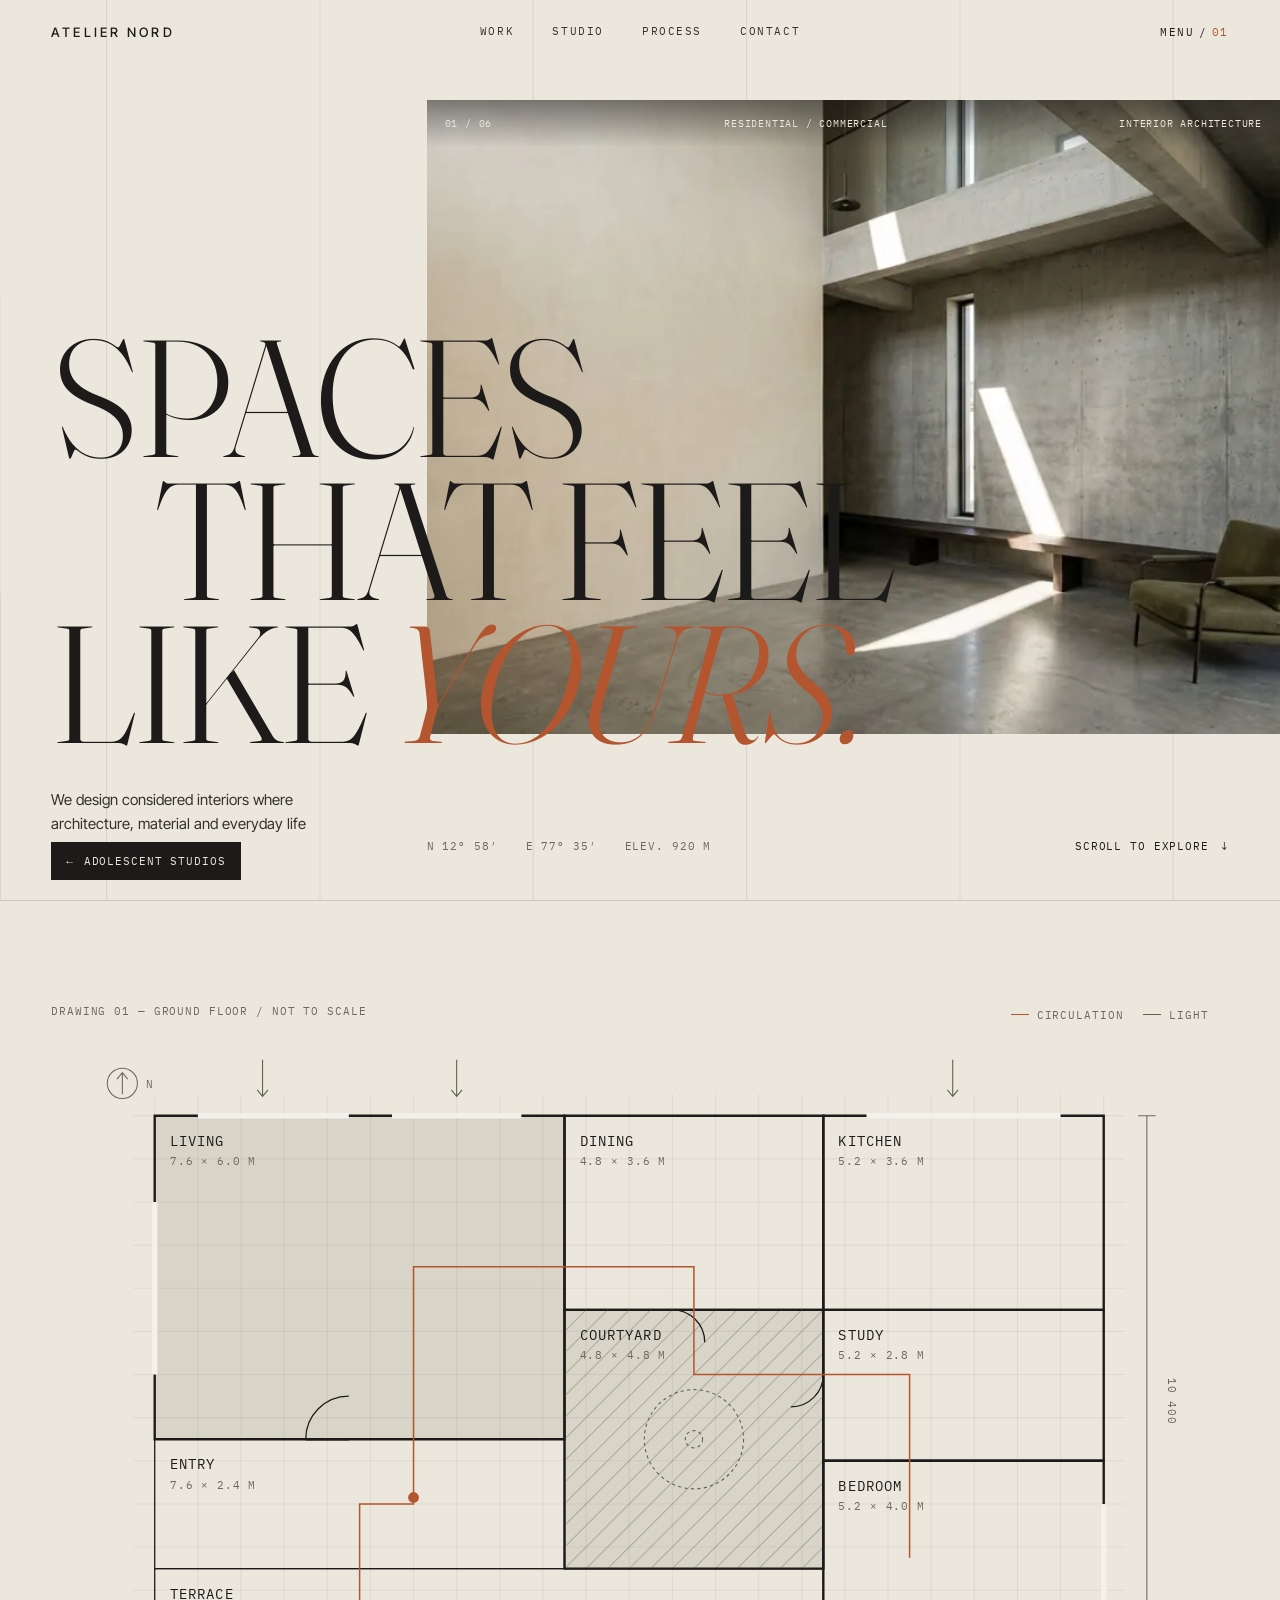
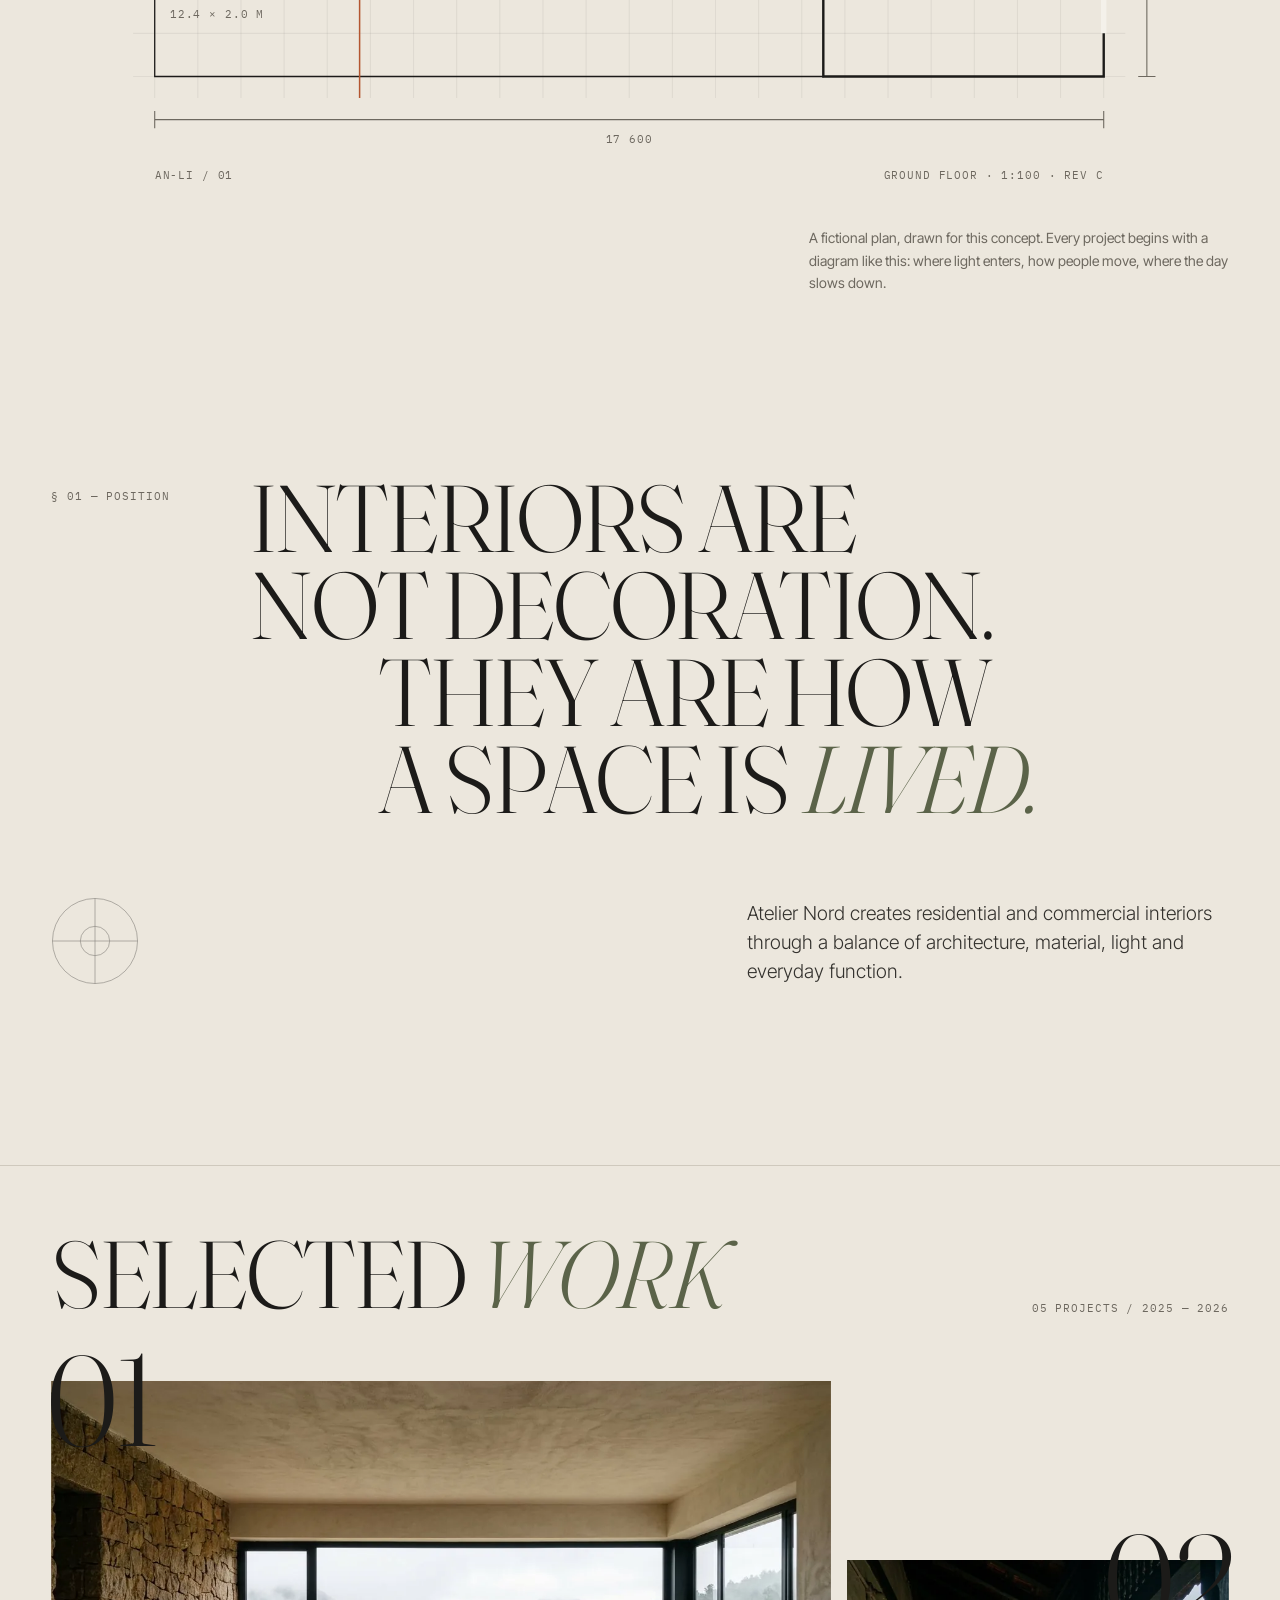
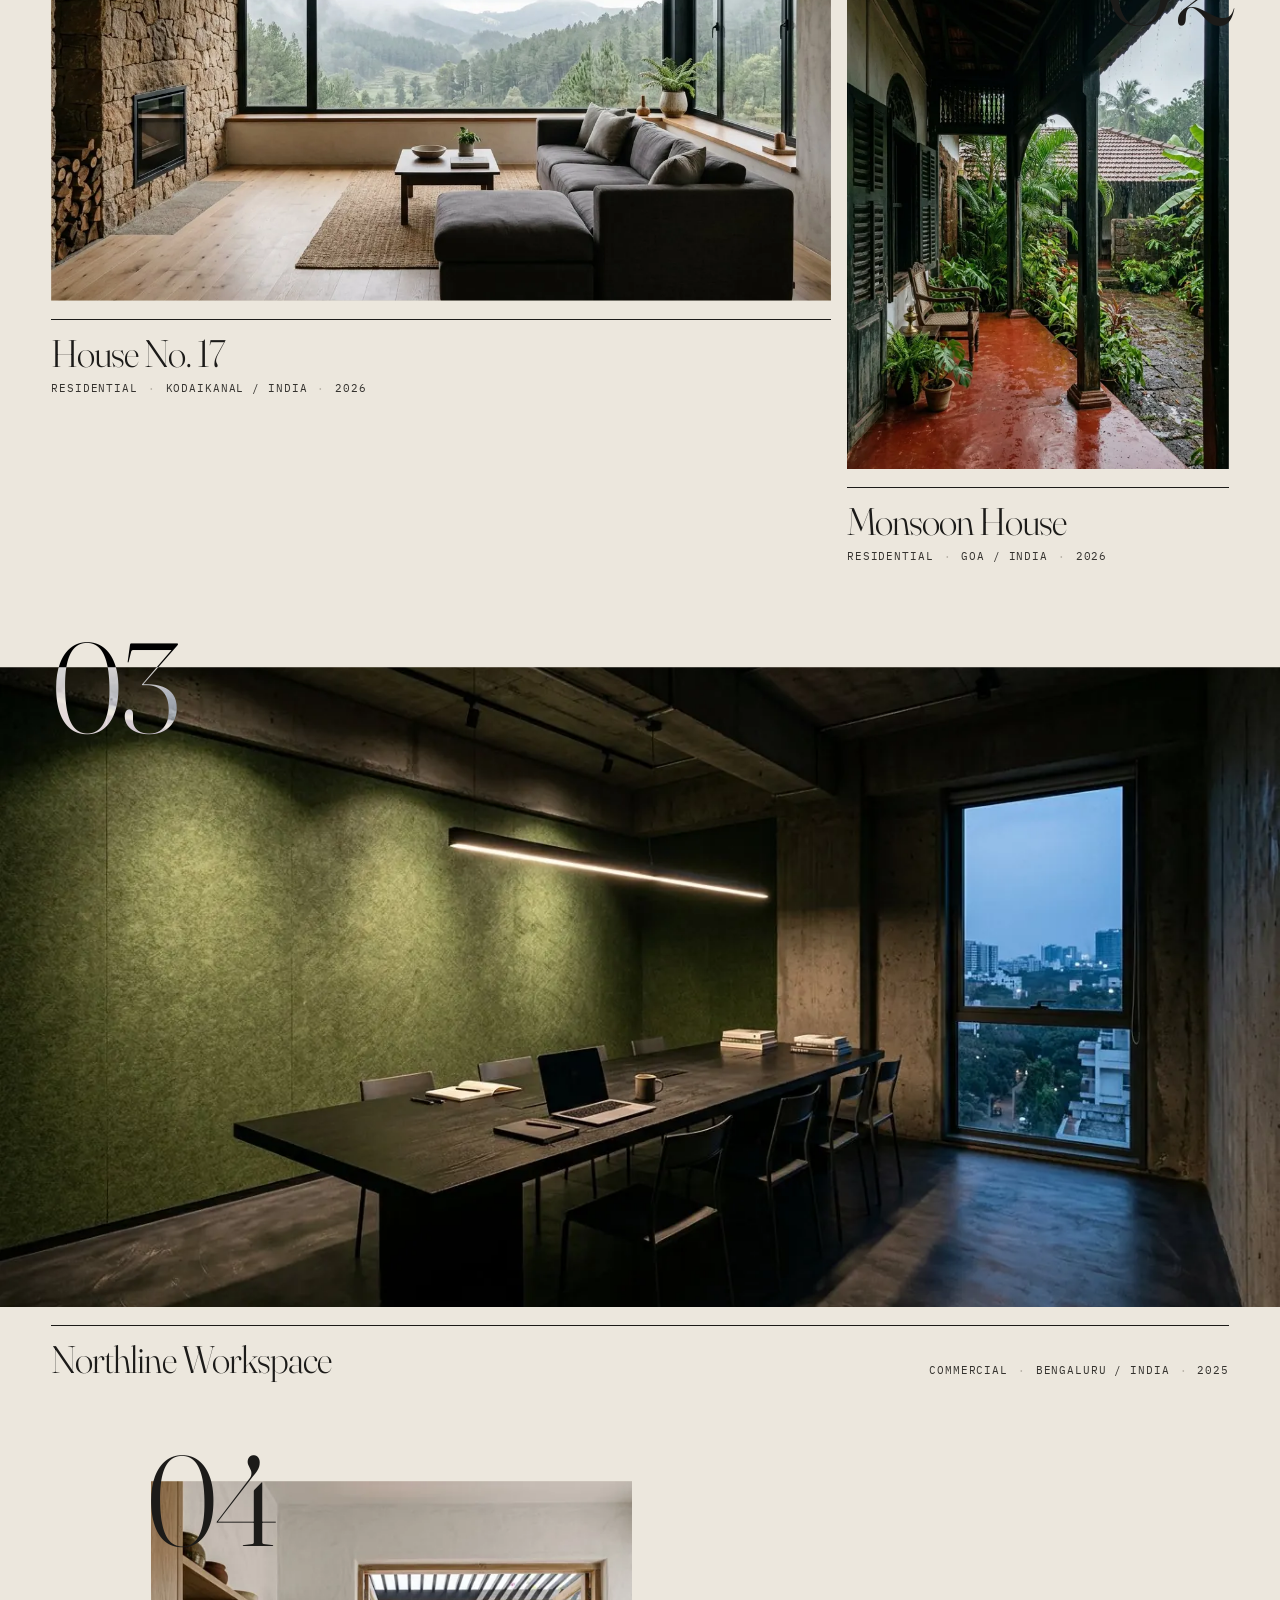
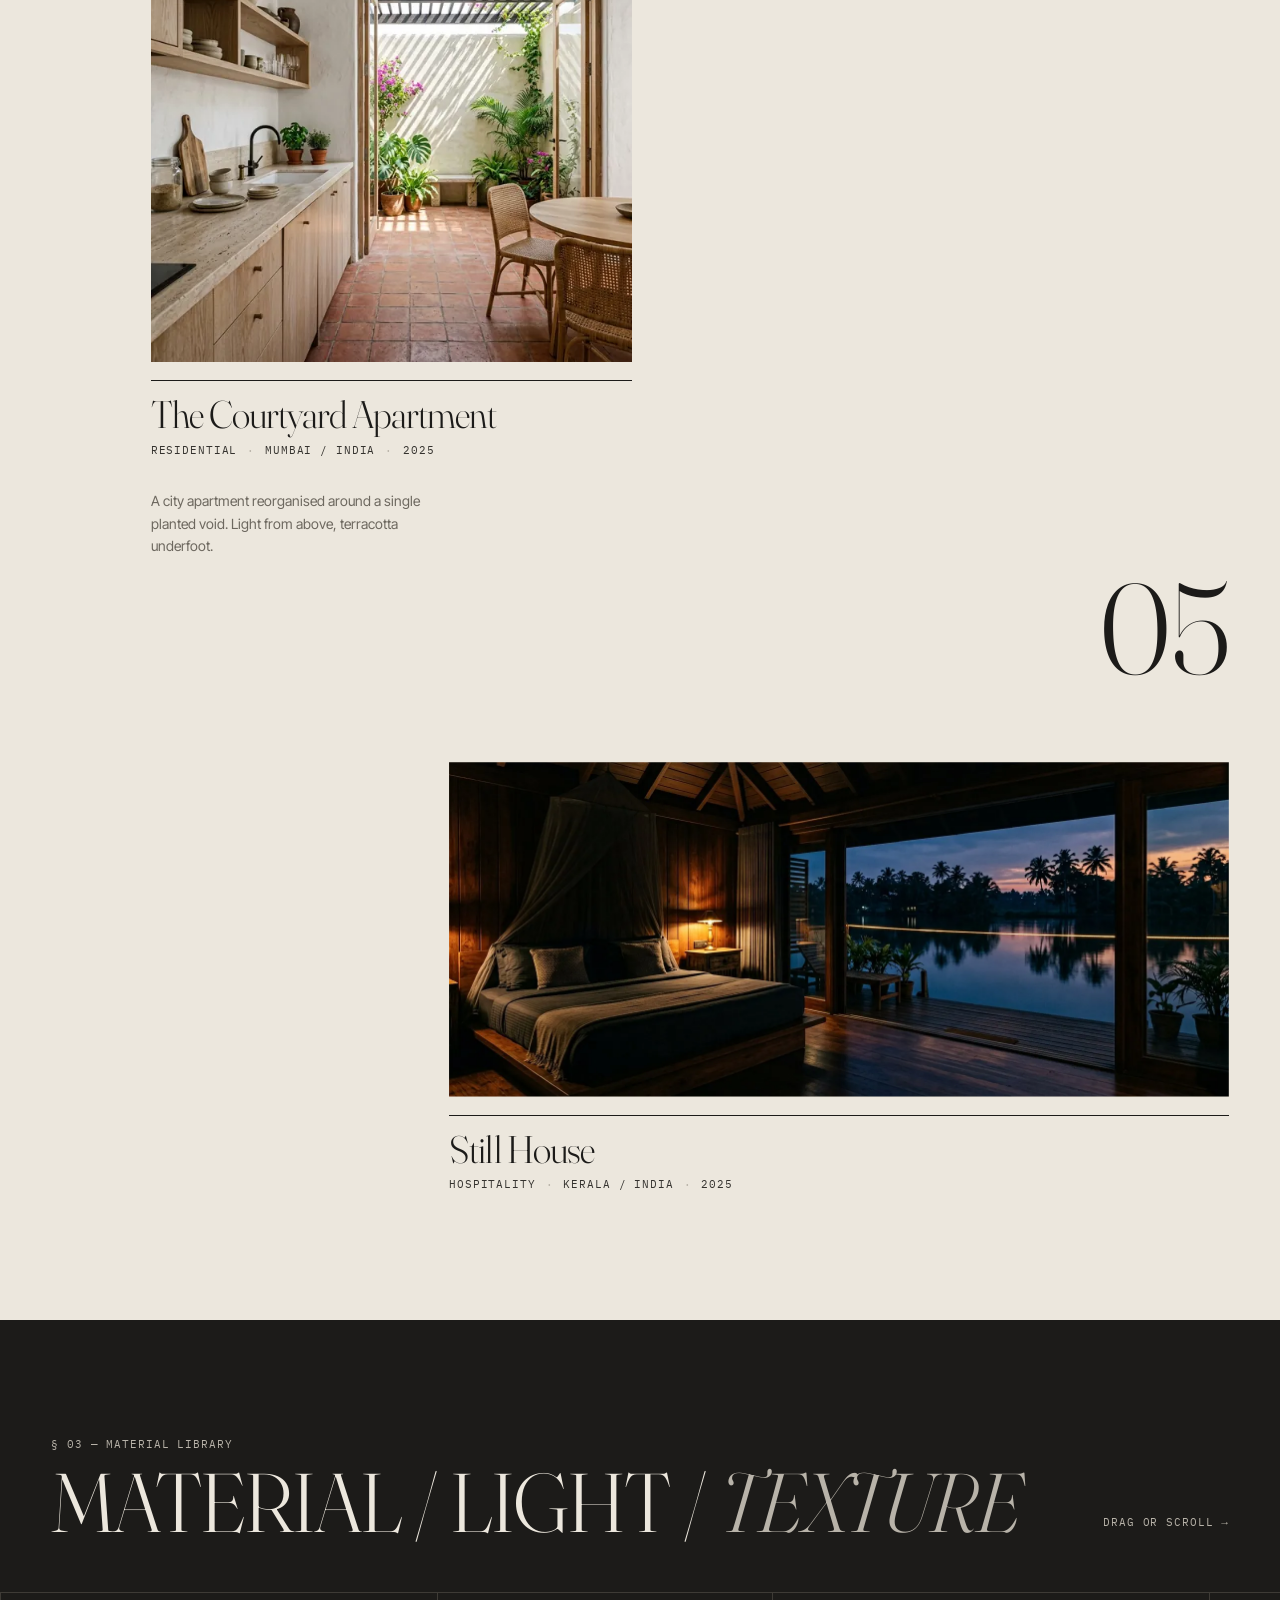
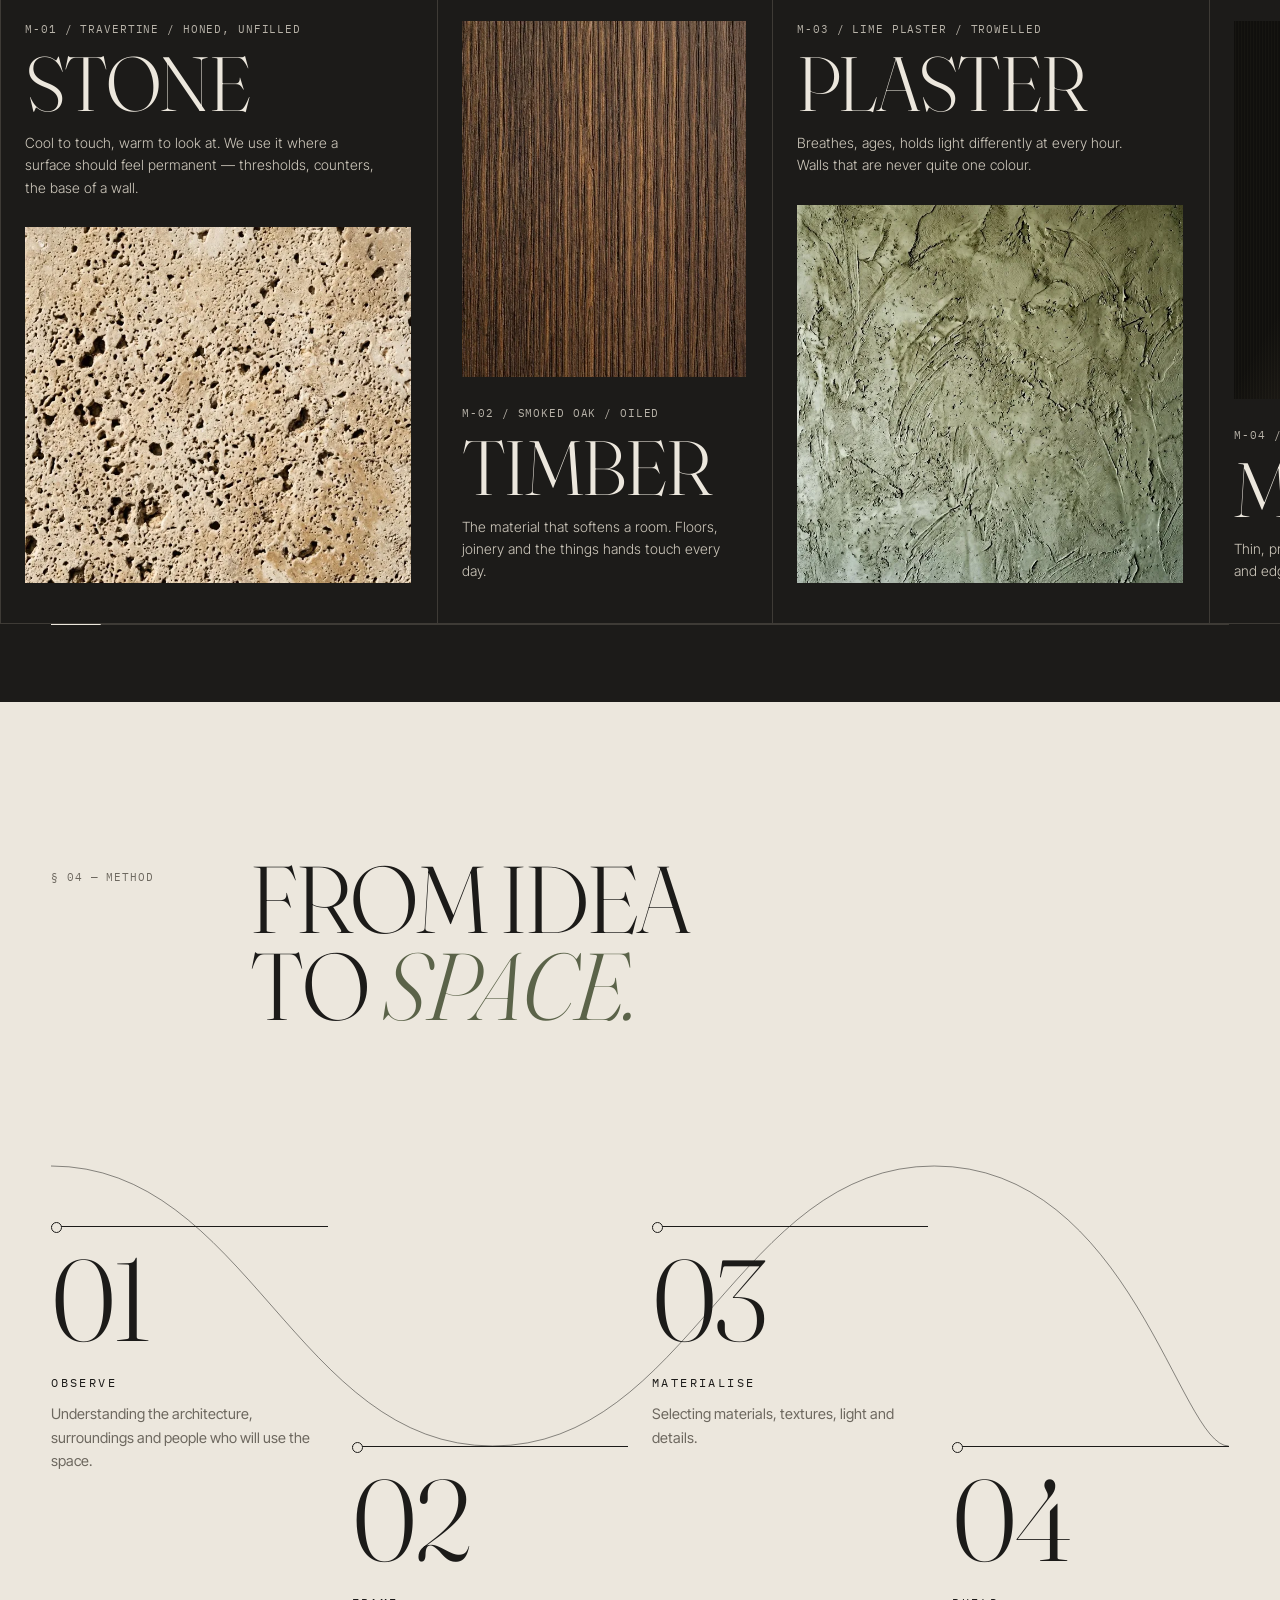
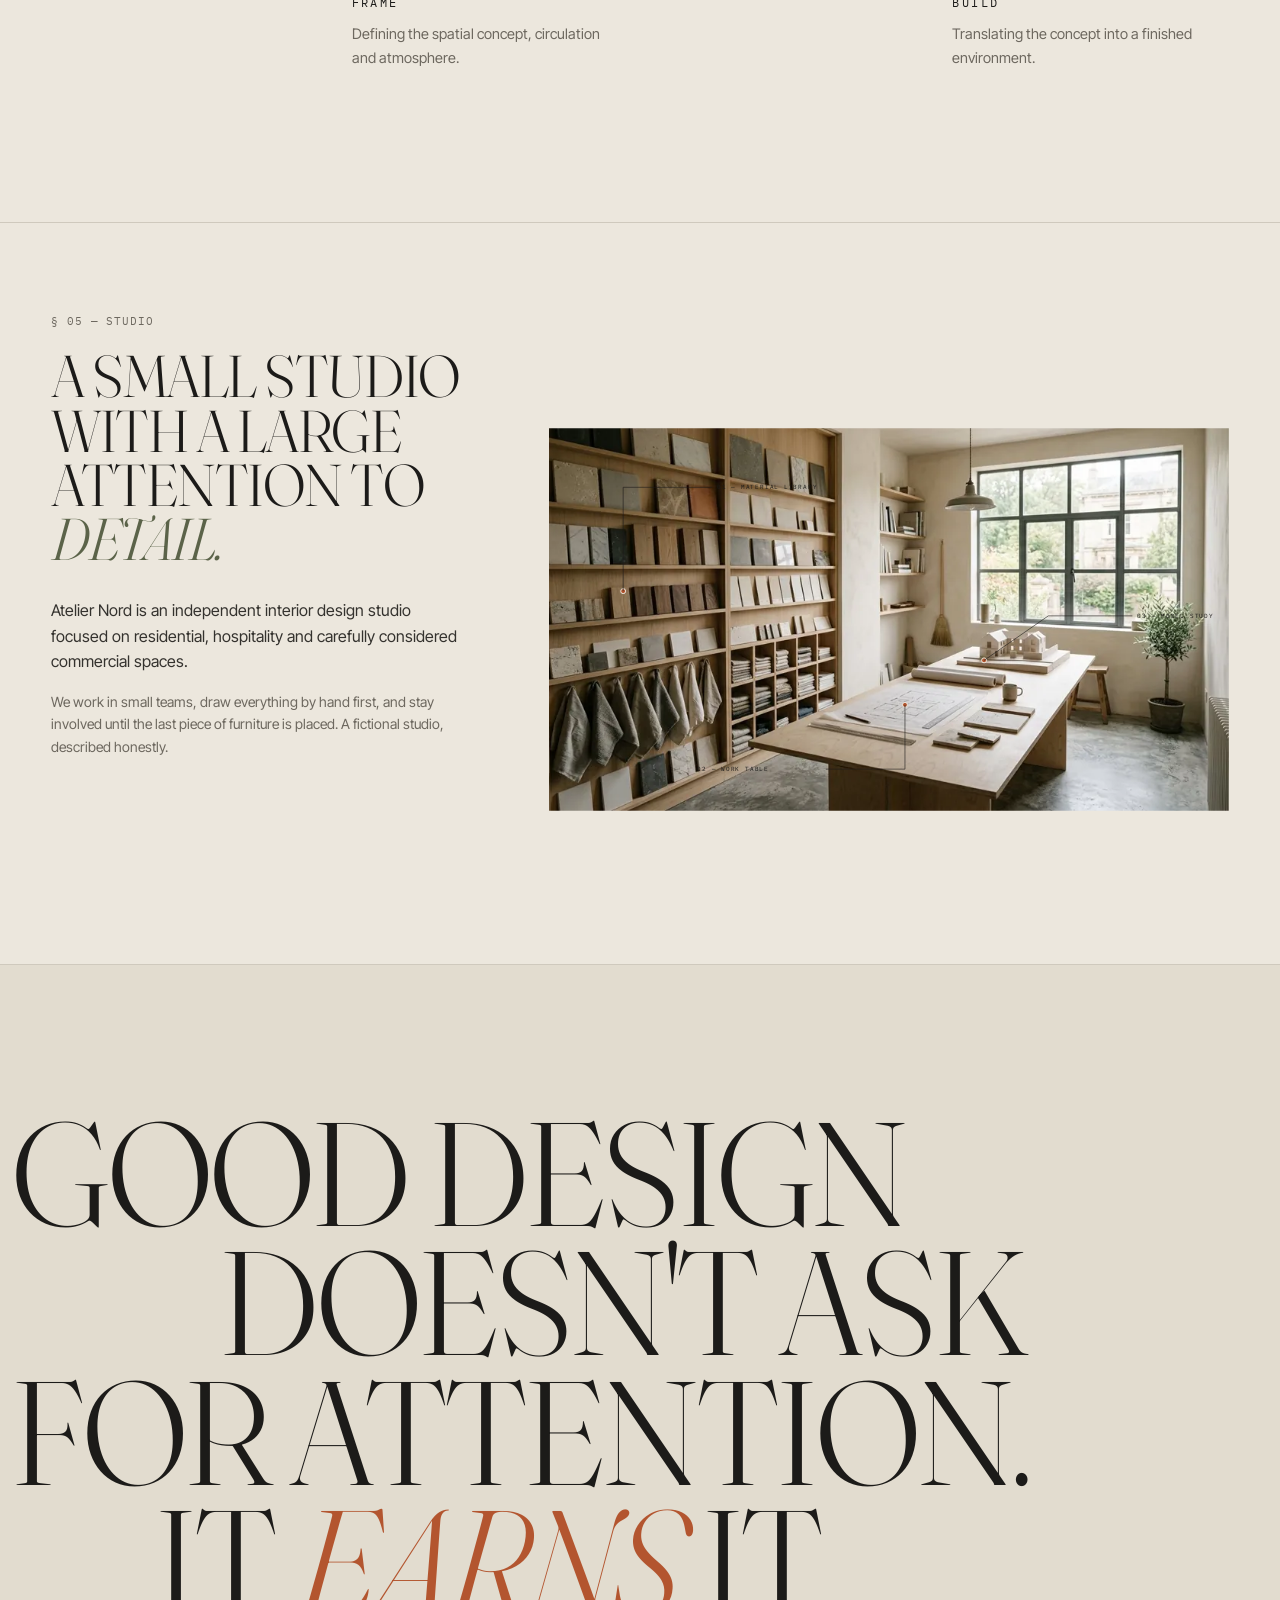
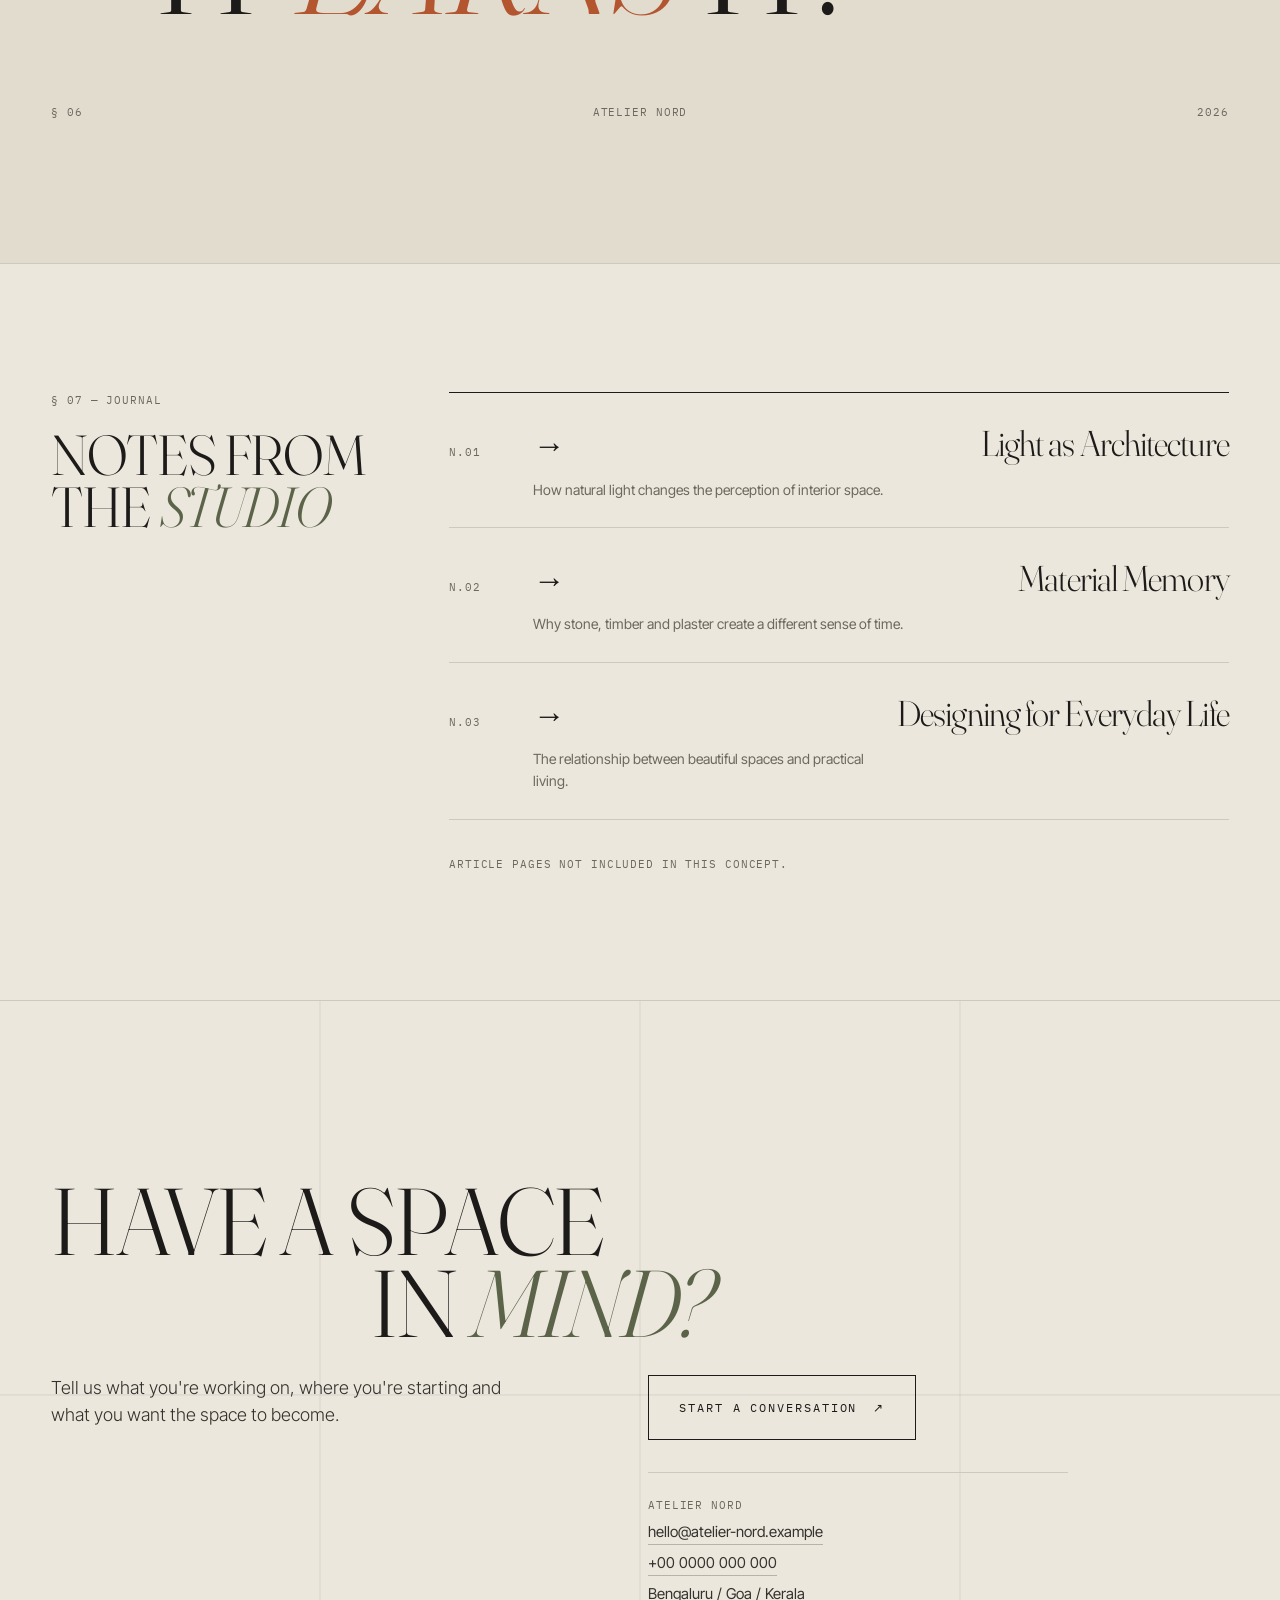
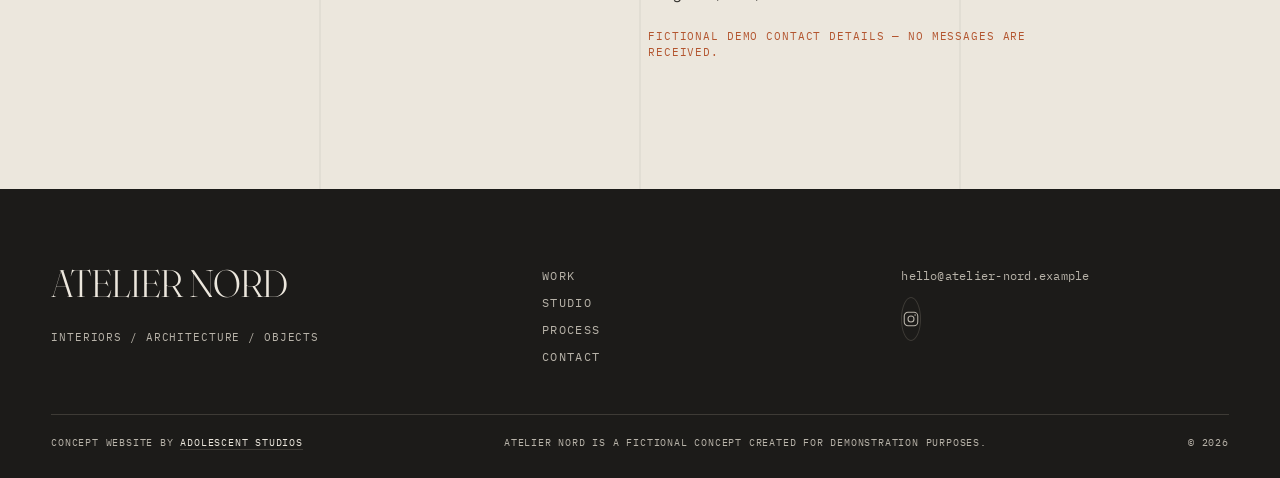
<file: demos/interior/index.html>
<!DOCTYPE html>
<html lang="en">
<head>
<meta charset="utf-8">
<meta name="viewport" content="width=device-width, initial-scale=1">
<title>Atelier Nord — Interiors / Architecture / Objects</title>
<meta name="description" content="Atelier Nord is a fictional contemporary interior design studio working across residential, hospitality and commercial spaces. Concept website by Adolescent Studio.">
<meta name="robots" content="noindex">
<meta name="theme-color" content="#ece7dd">
<link rel="icon" href="favicon.svg" type="image/svg+xml">
<link rel="preload" href="fonts/Fraunces.woff2" as="font" type="font/woff2" crossorigin>
<link rel="preload" href="fonts/InterTight.woff2" as="font" type="font/woff2" crossorigin>
<link rel="stylesheet" href="styles.css">
<meta property="og:title" content="Atelier Nord — Spaces that feel like yours.">
<meta property="og:description" content="Concept interior design studio website by Adolescent Studio.">
<meta property="og:image" content="img/hero-1000.webp">
</head>
<body id="top">
<a class="skip-link" href="#main">Skip to content</a>
<div class="cursor" id="cursor" aria-hidden="true"><span></span></div>

<a class="return-link tech" href="../../" aria-label="Back to Adolescent Studios"><span aria-hidden="true">←</span><span class="rl-text">ADOLESCENT STUDIOS</span><span class="rl-short">MAIN SITE</span></a>
<header data-component="nav" data-page="home"></header>

<main id="main">

<!-- ============ HERO ============ -->
<section class="hero" aria-labelledby="hero-title">
  <svg class="hero-grid" aria-hidden="true" preserveAspectRatio="none" viewBox="0 0 100 100"><path d="M8.33 0v100M25 0v100M41.66 0v100M58.33 0v100M75 0v100M91.66 0v100M0 33v100M0 66v100" vector-effect="non-scaling-stroke"/></svg>
  <figure class="hero-media">
    <img src="img/hero-1000.webp" srcset="img/hero-1000.webp 1000w, img/hero-1800.webp 1400w" sizes="(max-width: 900px) 100vw, 62vw" width="1376" height="768" alt="Double-height living room with a concrete wall, a low timber bench and a single band of sunlight across the floor." fetchpriority="high">
    <figcaption class="tech hero-cap">
      <span>01 / 06</span>
      <span>RESIDENTIAL / COMMERCIAL</span>
      <span>INTERIOR ARCHITECTURE</span>
    </figcaption>
  </figure>
  <div class="hero-copy">
    <h1 id="hero-title" class="display">
      <span class="w"><span>SPACES</span></span>
      <span class="w w-indent"><span>THAT FEEL</span></span>
      <span class="w"><span>LIKE <em>YOURS.</em></span></span>
    </h1>
  </div>
  <p class="hero-statement">We design considered interiors where architecture, material and everyday life meet.</p>
  <div class="hero-coords tech" aria-hidden="true">
    <span>N 12° 58′</span><span>E 77° 35′</span><span>ELEV. 920 M</span>
  </div>
  <a class="scroll-cue tech" href="#plan">SCROLL TO EXPLORE <span class="arrow">↓</span></a>
</section>

<!-- ============ FLOOR PLAN ============ -->
<section class="plan" id="plan" aria-labelledby="plan-title">
  <div class="plan-head">
    <p class="tech">DRAWING 01 — GROUND FLOOR / NOT TO SCALE</p>
    <h2 id="plan-title" class="sr-only">Spatial diagram</h2>
    <p class="tech plan-legend"><span><i class="k k-route"></i>CIRCULATION</span><span><i class="k k-light"></i>LIGHT</span></p>
  </div>
  <div class="plan-stage" data-component="plan" data-highlight="LIVING,COURTYARD"></div>
  <p class="plan-note">A fictional plan, drawn for this concept. Every project begins with a diagram like this: where light enters, how people move, where the day slows down.</p>
</section>

<!-- ============ INTRO ============ -->
<section class="intro" aria-labelledby="intro-title">
  <p class="tech intro-index">§ 01 — POSITION</p>
  <h2 id="intro-title" class="display intro-title">
    <span class="w"><span>INTERIORS ARE</span></span>
    <span class="w"><span>NOT DECORATION.</span></span>
    <span class="w w-indent"><span>THEY ARE HOW</span></span>
    <span class="w w-indent"><span>A SPACE IS <em>LIVED.</em></span></span>
  </h2>
  <p class="intro-body">Atelier Nord creates residential and commercial interiors through a balance of architecture, material, light and everyday function.</p>
  <svg class="intro-mark" viewBox="0 0 120 120" aria-hidden="true"><circle cx="60" cy="60" r="58"/><path d="M60 2v116M2 60h116"/><circle cx="60" cy="60" r="20"/></svg>
</section>

<!-- ============ SELECTED WORK ============ -->
<section class="work" id="work" aria-labelledby="work-title">
  <div class="work-head">
    <h2 id="work-title" class="display">SELECTED <em>WORK</em></h2>
    <p class="tech">05 PROJECTS / 2025 — 2026</p>
  </div>

  <div class="work-grid" data-component="gallery">
    <!-- 01 -->
    <article class="project p-1" data-num="01">
      <a class="project-link" href="project.html?p=house-no-17" aria-label="House No. 17 — Residential, Kodaikanal, 2026. View project">
        <figure class="project-media reveal-img">
          <img src="img/p1-800.webp" srcset="img/p1-800.webp 800w, img/p1-1400.webp 1264w" sizes="(max-width: 900px) 100vw, 66vw" width="1264" height="848" alt="Living room with a wide window framing misty pine hills, rough stone wall and charcoal sofa." loading="lazy">
        </figure>
        <span class="project-num display" aria-hidden="true">01</span>
        <span class="project-meta">
          <span class="project-title display">House No. 17</span>
          <span class="tech project-tech"><span>RESIDENTIAL</span><span>KODAIKANAL / INDIA</span><span>2026</span></span>
        </span>
        <span class="project-cta tech" aria-hidden="true">VIEW PROJECT ↗</span>
      </a>
    </article>
    <!-- 02 -->
    <article class="project p-2" data-num="02">
      <a class="project-link" href="project.html?p=monsoon-house" aria-label="Monsoon House — Residential, Goa, 2026. View project">
        <figure class="project-media reveal-img">
          <img src="img/p2-600.webp" srcset="img/p2-600.webp 600w, img/p2-900.webp 896w" sizes="(max-width: 900px) 80vw, 30vw" width="896" height="1200" alt="Shaded verandah with terracotta oxide floor, dark green louvres and a rain-soaked courtyard." loading="lazy">
        </figure>
        <span class="project-num display" aria-hidden="true">02</span>
        <span class="project-meta">
          <span class="project-title display">Monsoon House</span>
          <span class="tech project-tech"><span>RESIDENTIAL</span><span>GOA / INDIA</span><span>2026</span></span>
        </span>
        <span class="project-cta tech" aria-hidden="true">VIEW PROJECT ↗</span>
      </a>
    </article>
    <!-- 03 -->
    <article class="project p-3" data-num="03">
      <a class="project-link" href="project.html?p=northline-workspace" aria-label="Northline Workspace — Commercial, Bengaluru, 2025. View project">
        <figure class="project-media reveal-img">
          <img src="img/p3-800.webp" srcset="img/p3-800.webp 800w, img/p3-1400.webp 1376w" sizes="100vw" width="1376" height="768" alt="Dark workspace with a long black oak table under a linear light and a moss-green felt wall." loading="lazy">
        </figure>
        <span class="project-num display" aria-hidden="true">03</span>
        <span class="project-meta">
          <span class="project-title display">Northline Workspace</span>
          <span class="tech project-tech"><span>COMMERCIAL</span><span>BENGALURU / INDIA</span><span>2025</span></span>
        </span>
        <span class="project-cta tech" aria-hidden="true">VIEW PROJECT ↗</span>
      </a>
    </article>
    <!-- 04 -->
    <article class="project p-4" data-num="04">
      <a class="project-link" href="project.html?p=courtyard-apartment" aria-label="The Courtyard Apartment — Residential, Mumbai, 2025. View project">
        <figure class="project-media reveal-img">
          <img src="img/p4-600.webp" srcset="img/p4-600.webp 600w, img/p4-900.webp 900w" sizes="(max-width: 900px) 100vw, 40vw" width="900" height="900" alt="Bright kitchen with travertine counter and oak cabinets opening onto a sunlit internal courtyard." loading="lazy">
        </figure>
        <span class="project-num display" aria-hidden="true">04</span>
        <span class="project-meta">
          <span class="project-title display">The Courtyard Apartment</span>
          <span class="tech project-tech"><span>RESIDENTIAL</span><span>MUMBAI / INDIA</span><span>2025</span></span>
        </span>
        <span class="project-cta tech" aria-hidden="true">VIEW PROJECT ↗</span>
      </a>
      <p class="project-aside">A city apartment reorganised around a single planted void. Light from above, terracotta underfoot.</p>
    </article>
    <!-- 05 -->
    <article class="project p-5" data-num="05">
      <a class="project-link" href="project.html?p=still-house" aria-label="Still House — Hospitality, Kerala, 2025. View project">
        <figure class="project-media reveal-img">
          <img src="img/p5-1000.webp" srcset="img/p5-1000.webp 1000w, img/p5-1800.webp 1584w" sizes="100vw" width="1584" height="672" alt="Teak-lined hotel room opening onto a still reflecting pool at dusk with palm silhouettes." loading="lazy">
        </figure>
        <span class="project-num display" aria-hidden="true">05</span>
        <span class="project-meta">
          <span class="project-title display">Still House</span>
          <span class="tech project-tech"><span>HOSPITALITY</span><span>KERALA / INDIA</span><span>2025</span></span>
        </span>
        <span class="project-cta tech" aria-hidden="true">VIEW PROJECT ↗</span>
      </a>
    </article>
  </div>
</section>

<!-- ============ MATERIAL LAB ============ -->
<section class="materials" id="materials" aria-labelledby="mat-title">
  <div class="mat-head">
    <p class="tech">§ 03 — MATERIAL LIBRARY</p>
    <h2 id="mat-title" class="display">MATERIAL / LIGHT / <em>TEXTURE</em></h2>
    <p class="mat-hint tech" aria-hidden="true">DRAG OR SCROLL →</p>
  </div>
  <div class="mat-track" data-component="materials" tabindex="0" aria-label="Material samples, scroll horizontally">
    <article class="mat mat-stone">
      <div class="mat-swatch" style="background-image:url(img/mat-stone.webp)" role="img" aria-label="Honed travertine texture"></div>
      <div class="mat-info">
        <p class="tech">M-01 / TRAVERTINE / HONED, UNFILLED</p>
        <h3 class="display">STONE</h3>
        <p>Cool to touch, warm to look at. We use it where a surface should feel permanent — thresholds, counters, the base of a wall.</p>
      </div>
    </article>
    <article class="mat mat-timber">
      <div class="mat-swatch" style="background-image:url(img/mat-timber.webp)" role="img" aria-label="Smoked oak timber grain"></div>
      <div class="mat-info">
        <p class="tech">M-02 / SMOKED OAK / OILED</p>
        <h3 class="display">TIMBER</h3>
        <p>The material that softens a room. Floors, joinery and the things hands touch every day.</p>
      </div>
    </article>
    <article class="mat mat-plaster">
      <div class="mat-swatch" style="background-image:url(img/mat-plaster.webp)" role="img" aria-label="Hand-trowelled lime plaster in moss grey"></div>
      <div class="mat-info">
        <p class="tech">M-03 / LIME PLASTER / TROWELLED</p>
        <h3 class="display">PLASTER</h3>
        <p>Breathes, ages, holds light differently at every hour. Walls that are never quite one colour.</p>
      </div>
    </article>
    <article class="mat mat-metal">
      <div class="mat-swatch swatch-metal" role="img" aria-label="Brushed blackened steel, rendered graphically"></div>
      <div class="mat-info">
        <p class="tech">M-04 / BLACKENED STEEL / BRUSHED</p>
        <h3 class="display">METAL</h3>
        <p>Thin, precise lines. Used sparingly for frames, handles and edges that need to be exact.</p>
      </div>
    </article>
    <article class="mat mat-textile">
      <div class="mat-swatch swatch-textile" role="img" aria-label="Natural linen weave, rendered graphically"></div>
      <div class="mat-info">
        <p class="tech">M-05 / NATURAL LINEN / 320 GSM</p>
        <h3 class="display">TEXTILE</h3>
        <p>What makes a space quiet. Curtains, upholstery and the acoustics nobody notices until they are missing.</p>
      </div>
    </article>
    <div class="mat-end tech" aria-hidden="true"><span>END OF LIBRARY</span><span>05 / 05</span></div>
  </div>
  <div class="mat-progress" aria-hidden="true"><i></i></div>
</section>

<!-- ============ PROCESS ============ -->
<section class="process" id="process" aria-labelledby="process-title">
  <div class="process-head">
    <p class="tech">§ 04 — METHOD</p>
    <h2 id="process-title" class="display">FROM IDEA<br>TO <em>SPACE.</em></h2>
  </div>
  <ol class="stages">
    <svg class="stage-line" viewBox="0 0 1200 400" preserveAspectRatio="none" aria-hidden="true"><path class="draw" d="M0 60 C 200 60, 250 340, 450 340 S 700 60, 900 60 S 1150 340, 1200 340"/></svg>
    <li class="stage"><span class="stage-num display">01</span><h3>OBSERVE</h3><p>Understanding the architecture, surroundings and people who will use the space.</p></li>
    <li class="stage"><span class="stage-num display">02</span><h3>FRAME</h3><p>Defining the spatial concept, circulation and atmosphere.</p></li>
    <li class="stage"><span class="stage-num display">03</span><h3>MATERIALISE</h3><p>Selecting materials, textures, light and details.</p></li>
    <li class="stage"><span class="stage-num display">04</span><h3>BUILD</h3><p>Translating the concept into a finished environment.</p></li>
  </ol>
</section>

<!-- ============ STUDIO ============ -->
<section class="studio" id="studio" aria-labelledby="studio-title">
  <div class="studio-copy">
    <p class="tech">§ 05 — STUDIO</p>
    <h2 id="studio-title" class="display">A SMALL STUDIO<br>WITH A LARGE<br>ATTENTION TO <em>DETAIL.</em></h2>
    <p class="studio-body">Atelier Nord is an independent interior design studio focused on residential, hospitality and carefully considered commercial spaces.</p>
    <p class="studio-body muted">We work in small teams, draw everything by hand first, and stay involved until the last piece of furniture is placed. A fictional studio, described honestly.</p>
  </div>
  <figure class="studio-media">
    <div class="studio-img reveal-img">
      <img src="img/studio-900.webp" srcset="img/studio-900.webp 900w, img/studio-1600.webp 1376w" sizes="(max-width: 900px) 100vw, 60vw" width="1376" height="768" alt="Studio with a wall of material samples, a plywood work table with drawings and a small card model, and a north-facing window." loading="lazy">
    </div>
    <svg class="studio-annot" viewBox="0 0 1376 768" aria-hidden="true">
      <g class="ann" style="--i:0"><circle cx="150" cy="330" r="5"/><path d="M150 330 L150 120 L330 120"/><text x="340" y="124">01 — MATERIAL LIBRARY</text></g>
      <g class="ann" style="--i:1"><circle cx="720" cy="560" r="5"/><path d="M720 560 L720 690 L560 690"/><text x="300" y="694">02 — WORK TABLE</text></g>
      <g class="ann" style="--i:2"><circle cx="880" cy="470" r="5"/><path d="M880 470 L1010 380 L1180 380"/><text x="1190" y="384">03 — MODEL STUDY</text></g>
    </svg>
    <figcaption class="tech studio-cap"><span>01 MATERIAL LIBRARY</span><span>02 WORK TABLE</span><span>03 MODEL STUDY</span></figcaption>
  </figure>
</section>

<!-- ============ STATEMENT ============ -->
<section class="statement" aria-label="Studio statement">
  <p class="statement-text display">
    <span class="w" data-shift="-1"><span>GOOD DESIGN</span></span>
    <span class="w" data-shift="1"><span>DOESN'T ASK</span></span>
    <span class="w" data-shift="-1"><span>FOR ATTENTION.</span></span>
    <span class="w" data-shift="1"><span>IT <em>EARNS</em> IT.</span></span>
  </p>
  <p class="tech statement-foot"><span>§ 06</span><span>ATELIER NORD</span><span>2026</span></p>
</section>

<!-- ============ JOURNAL ============ -->
<section class="journal" id="journal" aria-labelledby="journal-title">
  <div class="journal-head">
    <p class="tech">§ 07 — JOURNAL</p>
    <h2 id="journal-title" class="display">NOTES FROM<br>THE <em>STUDIO</em></h2>
  </div>
  <ul class="journal-list">
    <li><a href="#journal" class="entry" aria-describedby="j-note"><span class="tech">N.01</span><span class="entry-title display">Light as Architecture</span><span class="entry-desc">How natural light changes the perception of interior space.</span><span class="entry-arrow" aria-hidden="true">→</span></a></li>
    <li><a href="#journal" class="entry" aria-describedby="j-note"><span class="tech">N.02</span><span class="entry-title display">Material Memory</span><span class="entry-desc">Why stone, timber and plaster create a different sense of time.</span><span class="entry-arrow" aria-hidden="true">→</span></a></li>
    <li><a href="#journal" class="entry" aria-describedby="j-note"><span class="tech">N.03</span><span class="entry-title display">Designing for Everyday Life</span><span class="entry-desc">The relationship between beautiful spaces and practical living.</span><span class="entry-arrow" aria-hidden="true">→</span></a></li>
  </ul>
  <p class="tech journal-note" id="j-note">ARTICLE PAGES NOT INCLUDED IN THIS CONCEPT.</p>
</section>

<!-- ============ CONTACT ============ -->
<section class="contact" id="contact" aria-labelledby="contact-title">
  <svg class="contact-grid" aria-hidden="true" preserveAspectRatio="none" viewBox="0 0 100 100"><path d="M25 0v100M50 0v100M75 0v100M0 50h100" vector-effect="non-scaling-stroke"/></svg>
  <h2 id="contact-title" class="display contact-title"><span class="w"><span>HAVE A SPACE</span></span><span class="w w-indent"><span>IN <em>MIND?</em></span></span></h2>
  <p class="contact-body">Tell us what you're working on, where you're starting and what you want the space to become.</p>
  <a class="cta" href="mailto:hello@atelier-nord.example?subject=A%20space%20in%20mind">START A CONVERSATION <span aria-hidden="true">↗</span></a>
  <address class="contact-card">
    <span class="tech">ATELIER NORD</span>
    <a href="mailto:hello@atelier-nord.example">hello@atelier-nord.example</a>
    <a href="tel:+000000000000">+00 0000 000 000</a>
    <span>Bengaluru / Goa / Kerala</span>
    <span class="tech fict">FICTIONAL DEMO CONTACT DETAILS — NO MESSAGES ARE RECEIVED.</span>
  </address>
</section>

</main>

<footer data-component="footer"></footer>

<script src="projects.js" defer></script>
<script src="main.js" defer></script>
</body>
</html>
</file>
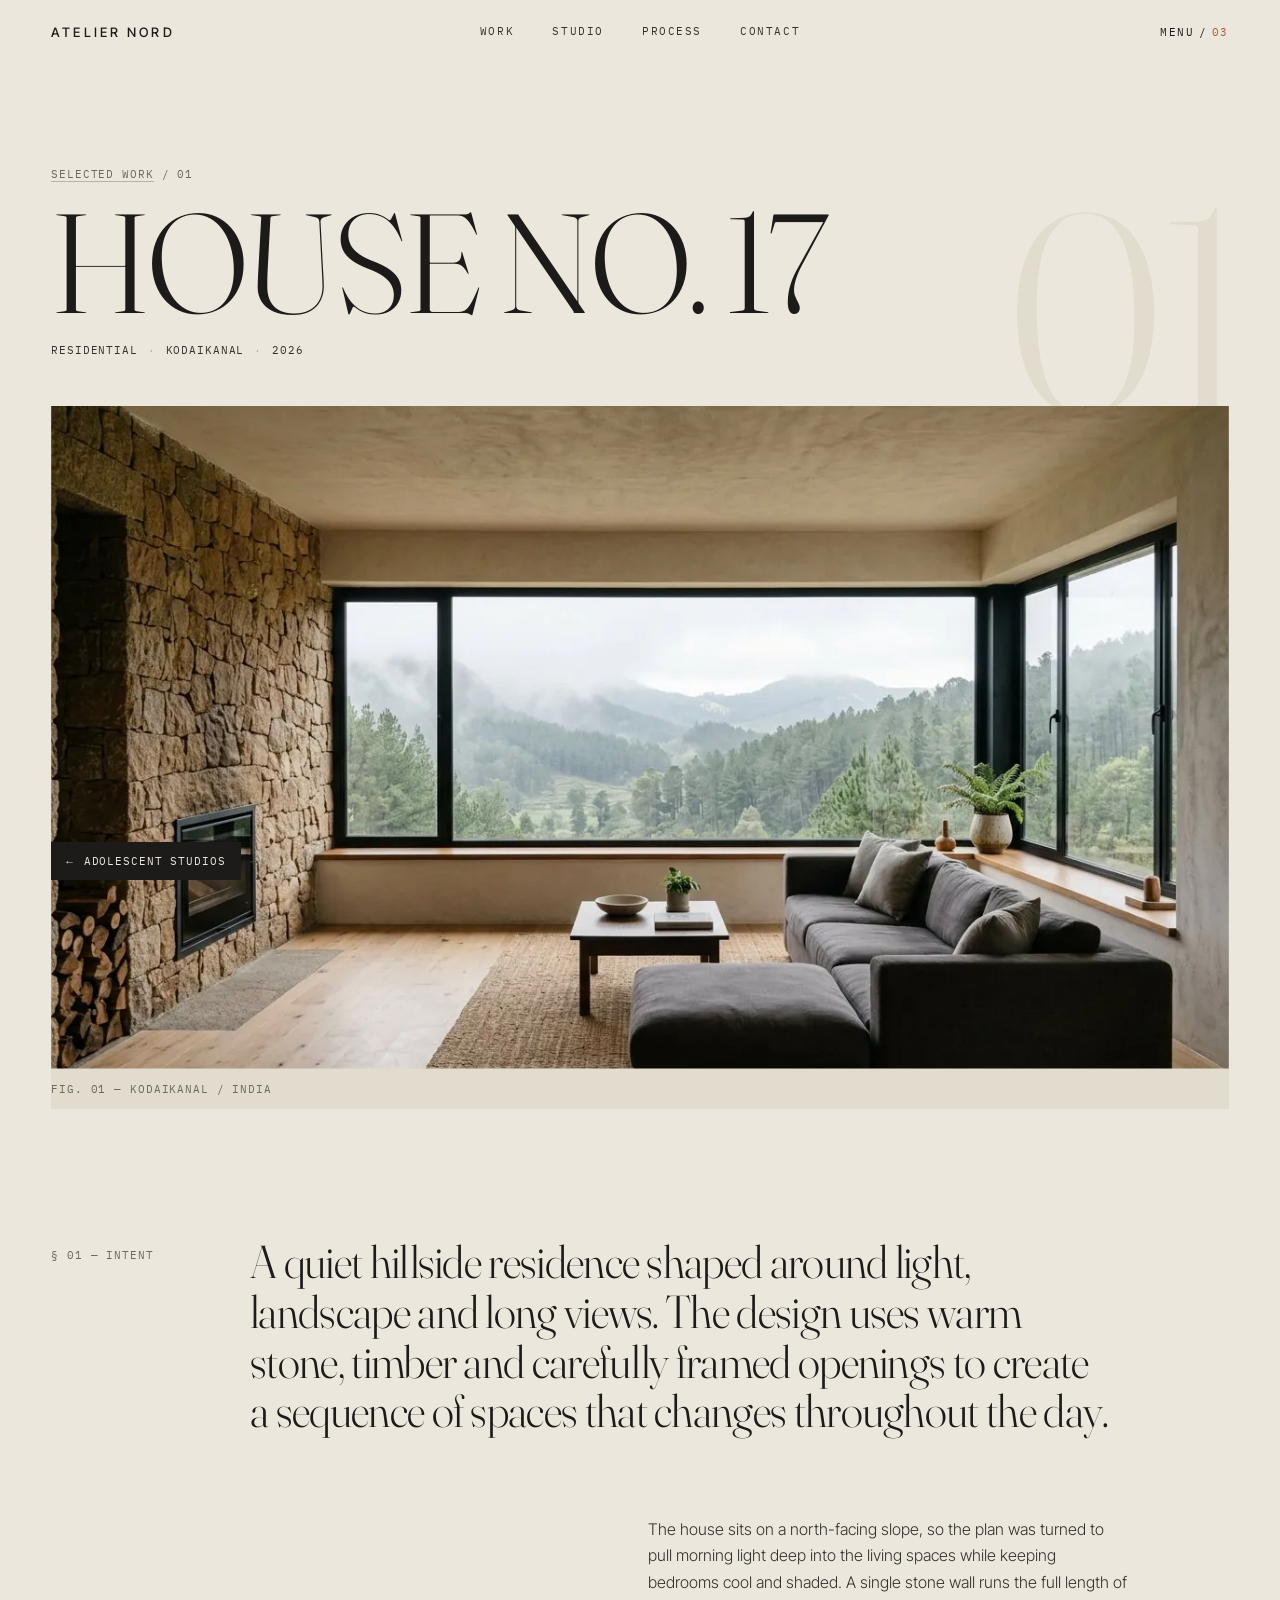
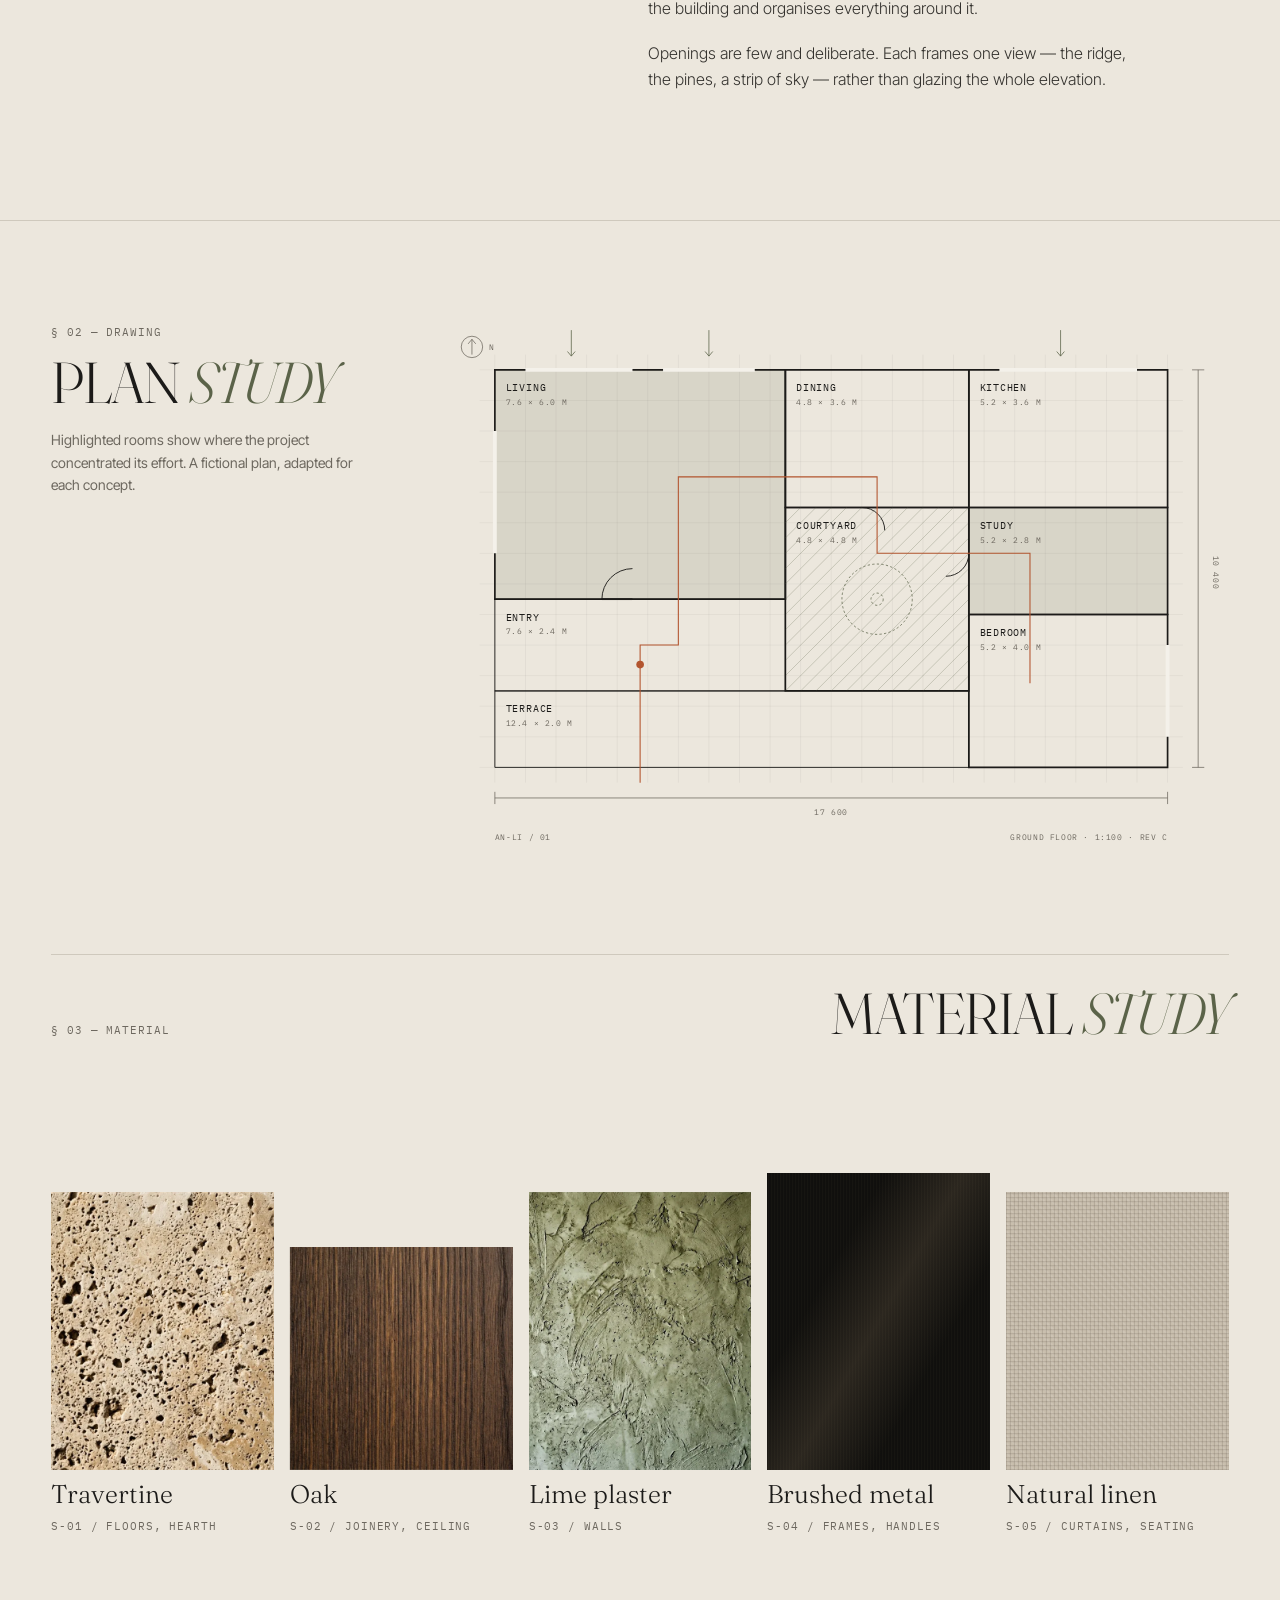
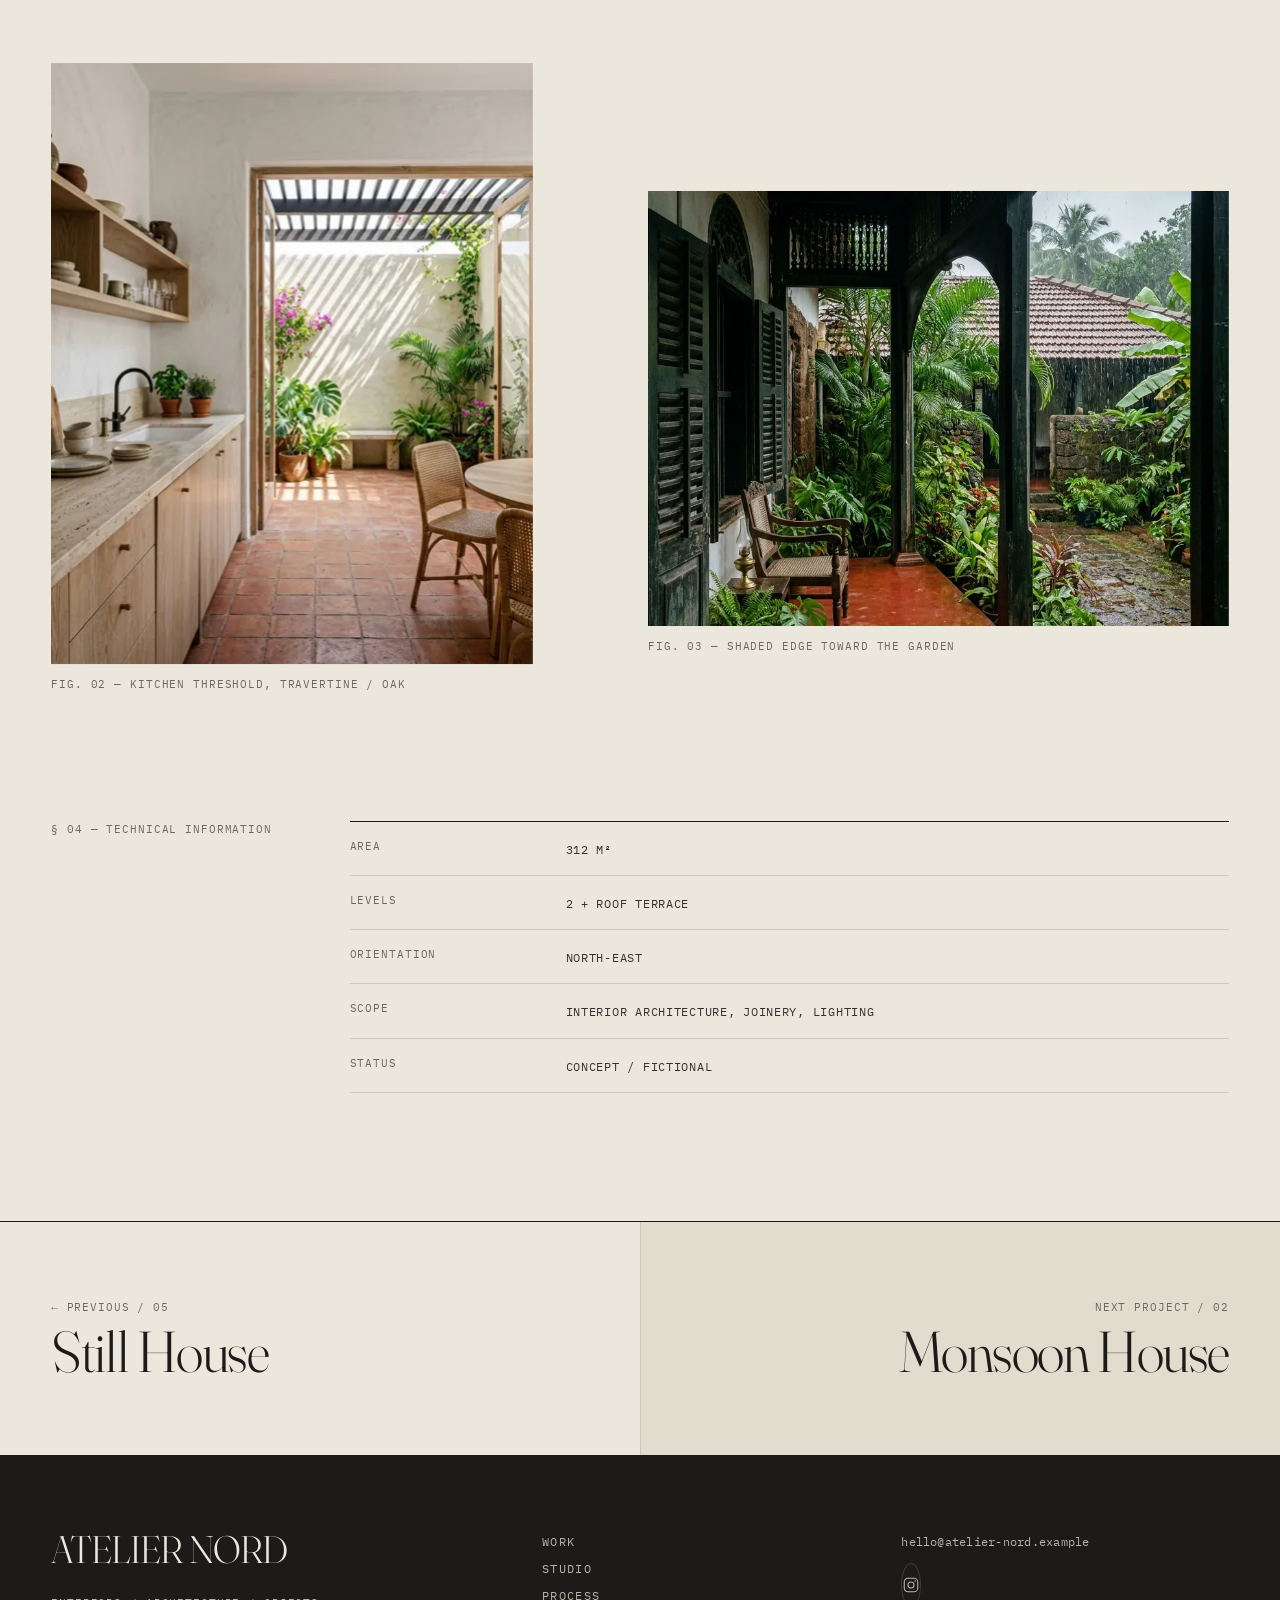
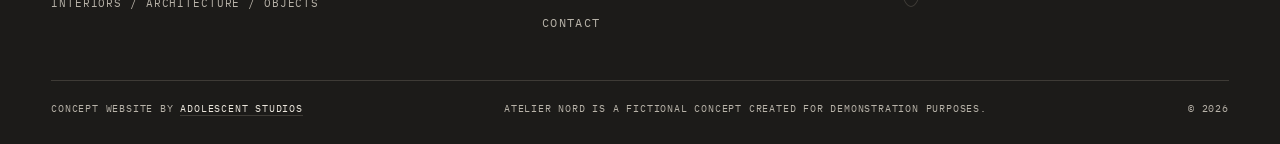
<file: demos/interior/project.html>
<!DOCTYPE html>
<html lang="en">
<head>
<meta charset="utf-8">
<meta name="viewport" content="width=device-width, initial-scale=1">
<title>Project — Atelier Nord</title>
<meta name="description" content="Project case study — Atelier Nord, a fictional interior design studio. Concept website by Adolescent Studio.">
<meta name="robots" content="noindex">
<meta name="theme-color" content="#ece7dd">
<link rel="icon" href="favicon.svg" type="image/svg+xml">
<link rel="preload" href="fonts/Fraunces.woff2" as="font" type="font/woff2" crossorigin>
<link rel="preload" href="fonts/InterTight.woff2" as="font" type="font/woff2" crossorigin>
<link rel="stylesheet" href="styles.css">
</head>
<body class="page-project" id="top">
<a class="skip-link" href="#main">Skip to content</a>
<div class="cursor" id="cursor" aria-hidden="true"><span></span></div>

<a class="return-link tech" href="../../" aria-label="Back to Adolescent Studios"><span aria-hidden="true">←</span><span class="rl-text">ADOLESCENT STUDIOS</span><span class="rl-short">MAIN SITE</span></a>
<header data-component="nav" data-page="project"></header>

<main id="main" data-component="project-detail">
  <!-- Populated by main.js from projects.js. Fallback content for no-JS: -->
  <noscript>
    <section class="cs-noscript">
      <h1 class="display">Selected work</h1>
      <p>This case study is rendered from a small project data file. Please enable JavaScript, or return to the <a href="index.html#work">project index</a>.</p>
    </section>
  </noscript>
</main>

<footer data-component="footer"></footer>

<script src="projects.js" defer></script>
<script src="main.js" defer></script>
</body>
</html>
</file>
<file: demos/dental/styles.css>
/* ============================================================
   ARCADIA DENTAL — concept website by Adolescent Studio
   Design tokens → base → components → sections → responsive → motion
   ============================================================ */

@font-face{font-family:'Cormorant Garamond';font-style:normal;font-weight:400 500;font-display:swap;src:url(fonts/CormorantGaramond.woff2) format('woff2')}
@font-face{font-family:'Cormorant Garamond';font-style:italic;font-weight:400;font-display:swap;src:url(fonts/CormorantGaramond-italic.woff2) format('woff2')}
@font-face{font-family:Manrope;font-style:normal;font-weight:400 600;font-display:swap;src:url(fonts/Manrope.woff2) format('woff2')}

:root{
  /* palette */
  --ivory:#f5f1ea;
  --ivory-2:#efe9df;
  --stone:#e3dbcd;
  --stone-2:#cfc4b2;
  --sand:#b9a98c;
  --clay:#8a6f52;      /* muted earthy accent */
  --brass:#a88a5c;     /* subtle warm metallic */
  --charcoal:#23211e;
  --charcoal-2:#3a3732;
  --mute:#6f685e;
  --line:#dcd4c6;
  --white:#fffdf9;
  /* type */
  --serif:'Cormorant Garamond',Georgia,'Times New Roman',serif;
  --sans:Manrope,'Helvetica Neue',Arial,sans-serif;
  /* rhythm */
  --wrap:1280px;
  --gutter:clamp(20px,5vw,72px);
  --section:clamp(88px,11vw,160px);
  --ease:cubic-bezier(.22,1,.36,1);
  --ease-io:cubic-bezier(.65,0,.35,1);
  --radius:2px;
}

/* ---------- Base ---------- */
*{box-sizing:border-box}
html{scroll-behavior:smooth;scroll-padding-top:96px;-webkit-text-size-adjust:100%}
body{margin:0;background:var(--ivory);color:var(--charcoal);font-family:var(--sans);font-size:16px;line-height:1.7;-webkit-font-smoothing:antialiased;text-rendering:optimizeLegibility;overflow-x:clip}
img{display:block;max-width:100%;height:auto}
a{color:inherit;text-decoration:none}
button,input,select,textarea{font:inherit;color:inherit}
button{cursor:pointer;background:none;border:0;padding:0}
ul,ol{margin:0;padding:0;list-style:none}
dl,dd,figure{margin:0}
h1,h2,h3{margin:0;font-weight:400}
p{margin:0}
::selection{background:var(--stone);color:var(--charcoal)}
:focus-visible{outline:2px solid var(--clay);outline-offset:4px}
.wrap{width:min(var(--wrap),100%);margin:0 auto;padding:0 var(--gutter)}
.skip-link{position:absolute;top:-60px;left:16px;z-index:100;background:var(--charcoal);color:var(--ivory);padding:12px 18px;font-size:13px;transition:top .2s}
.skip-link:focus{top:12px}

/* Typography */
.eyebrow{font-size:11px;letter-spacing:.22em;text-transform:uppercase;font-weight:500;color:var(--clay);margin:0 0 22px}
h1,h2{font-family:var(--serif);letter-spacing:-.015em;line-height:1.05;text-wrap:balance}
h1{font-size:clamp(46px,6.2vw,92px);font-weight:400}
h2{font-size:clamp(36px,4.4vw,64px);font-weight:400}
h2 em,h1 em{font-style:italic;color:var(--clay)}
h3{font-family:var(--serif);font-size:26px;line-height:1.15}
.lead{font-size:clamp(16px,1.35vw,19px);line-height:1.75;color:var(--charcoal-2);max-width:520px}
.section-note{font-size:15px;line-height:1.8;color:var(--mute);max-width:380px}

/* Buttons */
.btn{display:inline-flex;align-items:center;justify-content:center;gap:12px;min-height:54px;padding:0 30px;font-size:13px;font-weight:500;letter-spacing:.06em;text-transform:uppercase;border:1px solid var(--charcoal);border-radius:var(--radius);position:relative;overflow:hidden;isolation:isolate;transition:color .35s var(--ease),background .35s var(--ease),border-color .35s var(--ease),transform .4s var(--ease)}
.btn-solid{background:var(--charcoal);color:var(--ivory)}
.btn-solid:before{content:'';position:absolute;inset:0;background:var(--clay);transform:translateY(101%);transition:transform .45s var(--ease);z-index:-1}
.btn-solid:hover:before,.btn-solid:focus-visible:before{transform:translateY(0)}
.btn-solid:hover{border-color:var(--clay)}
.btn-outline{background:transparent;color:var(--charcoal)}
.btn-outline:hover{background:var(--charcoal);color:var(--ivory)}
.btn-sm{min-height:44px;padding:0 20px;font-size:11px}
.btn-full{width:100%}
.btn-text{border:0;padding:0;min-height:0;font-size:13px;letter-spacing:.06em;text-transform:uppercase;font-weight:500;gap:10px;color:var(--charcoal)}
.btn-text:after{content:'';position:absolute;left:0;right:0;bottom:-4px;height:1px;background:currentColor;transform:scaleX(1);transform-origin:left;transition:transform .45s var(--ease)}
.btn-text:hover:after{transform:scaleX(0);transform-origin:right}
.btn-text span{transition:transform .4s var(--ease)}
.btn-text:hover span{transform:translateX(5px)}
.btn:active{transform:scale(.985)}

/* ---------- Concept bar & Nav ---------- */
.concept-bar{background:var(--charcoal);color:#cfc8bb;font-size:11px;letter-spacing:.04em;text-align:center;padding:9px var(--gutter);line-height:1.5}
.concept-bar a{color:var(--ivory);border-bottom:1px solid #6f685e;transition:border-color .3s}
.concept-bar a:hover{border-color:var(--ivory)}
.nav{position:sticky;top:0;z-index:50;background:rgba(245,241,234,.86);backdrop-filter:blur(14px);-webkit-backdrop-filter:blur(14px);border-bottom:1px solid transparent;transition:border-color .4s,box-shadow .4s}
.nav.is-scrolled{border-bottom-color:var(--line);box-shadow:0 8px 30px rgba(35,33,30,.04)}
.nav-inner{width:min(var(--wrap),100%);margin:0 auto;padding:0 var(--gutter);height:84px;display:flex;align-items:center;justify-content:space-between;gap:24px;transition:height .4s var(--ease)}
.nav.is-scrolled .nav-inner{height:70px}
.brand{font-family:var(--sans);font-size:14px;font-weight:600;letter-spacing:.26em;display:inline-flex;align-items:center;gap:12px;white-space:nowrap}
.brand em{font-style:normal;font-weight:400;color:var(--mute)}
.brand-mark{width:8px;height:8px;border:1px solid var(--clay);transform:rotate(45deg);display:inline-block}
.nav-links{display:flex;gap:36px}
.nav-links a{font-size:13px;letter-spacing:.04em;color:var(--charcoal-2);position:relative;padding:8px 0;transition:color .3s}
.nav-links a:after{content:'';position:absolute;left:0;right:0;bottom:2px;height:1px;background:var(--clay);transform:scaleX(0);transform-origin:right;transition:transform .45s var(--ease)}
.nav-links a:hover,.nav-links a[aria-current=location]{color:var(--charcoal)}
.nav-links a:hover:after,.nav-links a[aria-current=location]:after{transform:scaleX(1);transform-origin:left}
.nav-actions{display:flex;align-items:center;gap:14px}
.menu-toggle{display:none;width:44px;height:44px;border:1px solid var(--stone-2);border-radius:50%;flex-direction:column;align-items:center;justify-content:center;gap:5px}
.menu-toggle span{width:16px;height:1.5px;background:var(--charcoal);display:block;transition:transform .35s var(--ease),opacity .3s}
.menu-toggle[aria-expanded=true] span:first-child{transform:translateY(3.25px) rotate(45deg)}
.menu-toggle[aria-expanded=true] span:last-child{transform:translateY(-3.25px) rotate(-45deg)}
.mobile-menu{display:none;border-top:1px solid var(--line);padding:14px var(--gutter) 26px;background:var(--ivory)}
.mobile-menu a:not(.btn){display:block;font-family:var(--serif);font-size:30px;padding:12px 0;border-bottom:1px solid var(--line);transition:padding-left .35s var(--ease),color .3s}
.mobile-menu a:not(.btn):hover{padding-left:8px;color:var(--clay)}
.mobile-menu .btn{width:100%;margin-top:22px}
.mobile-meta{font-size:12px;color:var(--mute);margin-top:16px;letter-spacing:.04em}
.nav.menu-open .mobile-menu{display:block}
.nav.menu-open{border-bottom-color:var(--line)}

/* ---------- Hero ---------- */
.hero{position:relative;padding:clamp(40px,6vw,88px) var(--gutter) 0;max-width:calc(var(--wrap) + var(--gutter)*2);margin:0 auto}
.hero-grid{display:grid;grid-template-columns:minmax(0,42fr) minmax(0,58fr);gap:clamp(32px,5vw,80px);align-items:end}
.hero-copy{padding-bottom:clamp(16px,3vw,48px)}
.hero h1 .line{display:block}
.hero h1{margin-bottom:28px}
.hero-actions{display:flex;align-items:center;gap:32px;margin:36px 0 0;flex-wrap:wrap}
.hero-meta{display:flex;gap:40px;margin-top:56px;padding-top:24px;border-top:1px solid var(--line)}
.hero-meta dt{font-size:10px;letter-spacing:.2em;text-transform:uppercase;color:var(--mute);margin-bottom:4px}
.hero-meta dd{font-size:13px;color:var(--charcoal-2)}
.hero-media{position:relative}
.hero-media img{width:100%;aspect-ratio:3/2;object-fit:cover}
.hero-media figcaption{display:flex;justify-content:space-between;gap:12px;padding-top:12px;font-size:11px;letter-spacing:.14em;text-transform:uppercase;color:var(--mute)}
.hero-foot{display:flex;align-items:flex-end;justify-content:space-between;gap:24px;margin-top:clamp(24px,4vw,56px);border-top:1px solid var(--line);padding:22px 0 0;position:relative}
.hero-word{font-family:var(--serif);font-style:italic;font-size:clamp(60px,10vw,150px);line-height:.8;color:var(--stone);letter-spacing:-.03em;user-select:none}
.scroll-cue{font-size:12px;letter-spacing:.08em;color:var(--mute);display:inline-flex;align-items:center;gap:14px;padding-bottom:6px;white-space:nowrap}
.scroll-cue i{width:34px;height:1px;background:var(--clay);display:inline-block;transition:width .4s var(--ease)}
.scroll-cue:hover i{width:52px}

/* ---------- Intro ---------- */
.intro{padding:var(--section) 0 0;background:var(--ivory)}
.intro-grid{display:grid;grid-template-columns:1fr 1fr;gap:clamp(32px,6vw,96px);align-items:start;padding-bottom:clamp(56px,7vw,96px);border-bottom:1px solid var(--line)}
.intro-copy{padding-top:14px;display:grid;gap:18px;font-size:16.5px;line-height:1.8;color:var(--charcoal-2);max-width:560px}
.trust-points{display:grid;grid-template-columns:repeat(4,1fr);gap:0;padding:clamp(40px,5vw,64px) 0 var(--section)}
.trust-points li{padding:0 32px 0 0;position:relative}
.trust-points li+li{padding-left:32px;border-left:1px solid var(--line)}
.tp-index{font-family:var(--serif);font-style:italic;font-size:22px;color:var(--brass);display:block;margin-bottom:22px}
.trust-points h3{font-family:var(--sans);font-size:12px;letter-spacing:.2em;text-transform:uppercase;font-weight:600;margin-bottom:12px;line-height:1.5}
.trust-points p{font-size:14.5px;line-height:1.75;color:var(--mute)}

/* ---------- Section heads ---------- */
.section-head{display:grid;grid-template-columns:1.3fr 1fr;gap:clamp(24px,4vw,64px);align-items:end;margin-bottom:clamp(44px,5vw,72px)}
.section-head .section-note{justify-self:end;margin-bottom:10px}

/* ---------- Treatments ---------- */
.treatments{padding:var(--section) 0;background:var(--ivory-2);border-top:1px solid var(--line);border-bottom:1px solid var(--line)}
.treatment-list{display:grid;grid-template-columns:1fr 1fr;column-gap:clamp(32px,5vw,80px);border-top:1px solid var(--stone-2)}
.treatment a{display:grid;grid-template-columns:52px 1fr auto;gap:20px;align-items:start;padding:34px 0 32px;border-bottom:1px solid var(--stone-2);position:relative;transition:padding-left .5s var(--ease)}
.treatment a:before{content:'';position:absolute;left:0;right:0;bottom:-1px;height:1px;background:var(--charcoal);transform:scaleX(0);transform-origin:left;transition:transform .6s var(--ease)}
.treatment a:hover:before,.treatment a:focus-visible:before{transform:scaleX(1)}
.t-num{font-family:var(--serif);font-style:italic;font-size:20px;color:var(--brass);padding-top:4px}
.t-name{display:block;font-family:var(--serif);font-size:clamp(26px,2.3vw,34px);line-height:1.1;margin-bottom:10px;transition:color .35s}
.treatment a:hover .t-name{color:var(--clay)}
.t-desc{display:block;font-size:14.5px;line-height:1.7;color:var(--mute);max-width:380px}
.t-cta{align-self:center;font-size:11px;letter-spacing:.16em;text-transform:uppercase;display:inline-flex;align-items:center;gap:10px;color:var(--charcoal-2);white-space:nowrap;opacity:.7;transition:opacity .35s,gap .4s var(--ease)}
.t-cta i{font-style:normal;font-size:16px;transition:transform .4s var(--ease)}
.treatment a:hover .t-cta{opacity:1;gap:14px}
.treatment a:hover .t-cta i{transform:translateX(3px)}

/* ---------- Featured ---------- */
.featured{background:var(--charcoal);color:var(--ivory)}
.featured-grid{display:grid;grid-template-columns:1fr 1fr;min-height:640px}
.featured-media{position:relative;overflow:hidden}
.featured-media img{width:100%;height:100%;object-fit:cover;min-height:420px}
.featured-copy{padding:clamp(56px,7vw,110px) clamp(28px,6vw,96px);display:flex;flex-direction:column;justify-content:center;max-width:680px}
.featured .eyebrow{color:var(--sand)}
.featured h2{margin-bottom:28px}
.featured h2 em{color:var(--sand)}
.featured-copy>p{font-size:16.5px;line-height:1.8;color:#cfc8bb;max-width:520px}
.featured-points{margin:34px 0 40px;display:grid;gap:14px;max-width:520px}
.featured-points li{display:flex;gap:16px;align-items:baseline;font-size:14.5px;color:#e6e0d4;line-height:1.6;padding-bottom:14px;border-bottom:1px solid #3a3732}
.featured-points li:before{content:'';width:18px;height:1px;background:var(--sand);flex:none;transform:translateY(-4px)}
.featured .btn-outline{border-color:#6f685e;color:var(--ivory);align-self:flex-start}
.featured .btn-outline:hover{background:var(--ivory);color:var(--charcoal);border-color:var(--ivory)}

/* ---------- Approach ---------- */
.approach{padding:var(--section) 0}
.stages{display:grid;grid-template-columns:repeat(4,1fr);gap:clamp(24px,3vw,48px);border-top:1px solid var(--line);padding-top:clamp(32px,4vw,56px)}
.stage-num{font-family:var(--serif);font-size:clamp(56px,6vw,88px);line-height:.9;color:var(--stone-2);display:block;margin-bottom:26px;letter-spacing:-.03em;transition:color .5s}
.stages li:hover .stage-num{color:var(--clay)}
.stages h3{font-size:30px;margin-bottom:12px}
.stages p{font-size:15px;line-height:1.75;color:var(--mute);max-width:280px}

/* ---------- Why ---------- */
.why{padding:0 0 var(--section)}
.why-grid{display:grid;grid-template-columns:1fr 1.2fr;gap:clamp(40px,7vw,120px);align-items:start;padding-top:var(--section);border-top:1px solid var(--line)}
.why-lead{position:sticky;top:120px}
.why-lead h2{margin-bottom:24px}
.why-lead p{font-size:16px;line-height:1.8;color:var(--mute);max-width:420px}
.why-list{border-top:1px solid var(--line)}
.why-list div{display:grid;grid-template-columns:1fr 1.4fr;gap:24px;padding:26px 0;border-bottom:1px solid var(--line);transition:padding-left .45s var(--ease)}
.why-list div:hover{padding-left:10px}
.why-list dt{font-family:var(--serif);font-size:24px;line-height:1.2}
.why-list dd{font-size:14.5px;line-height:1.75;color:var(--mute)}

/* ---------- Clinic gallery ---------- */
.clinic{padding:var(--section) 0;background:var(--ivory-2);border-top:1px solid var(--line);border-bottom:1px solid var(--line)}
.gallery{display:grid;grid-template-columns:repeat(12,1fr);grid-auto-rows:minmax(0,auto);gap:clamp(14px,2vw,28px)}
.g-item{position:relative;display:flex;flex-direction:column}
.g-item img{width:100%;flex:1;min-height:0;object-fit:cover;transition:filter .6s}
.g-item:hover img{filter:brightness(1.04) saturate(1.05)}
.g-item figcaption{display:flex;gap:12px;align-items:baseline;padding-top:12px;font-size:11px;letter-spacing:.16em;text-transform:uppercase;color:var(--mute)}
.g-item figcaption span{font-family:var(--serif);font-style:italic;font-size:15px;letter-spacing:0;text-transform:none;color:var(--brass)}
.g-1{grid-column:1/6;grid-row:1/3}
.g-1 img{aspect-ratio:4/5}
.g-2{grid-column:6/10}
.g-2 img{aspect-ratio:4/3.2}
.g-3{grid-column:10/13;margin-top:clamp(40px,6vw,90px)}
.g-3 img{aspect-ratio:3/4}
.g-4{grid-column:6/10}
.g-4 img{aspect-ratio:4/3.2}

/* ---------- Team ---------- */
.team{padding:var(--section) 0}
.fictional{display:block;font-size:12px;color:var(--brass);margin-top:6px;letter-spacing:.04em}
.team-grid{display:grid;grid-template-columns:repeat(3,1fr);gap:clamp(20px,3vw,40px)}
.member figure{background:var(--stone);margin-bottom:20px}
.member img{width:100%;aspect-ratio:4/5;object-fit:cover;filter:saturate(.9);transition:filter .6s}
.member:hover img{filter:saturate(1)}
.member h3{font-size:28px;margin-bottom:4px}
.member p{font-size:12px;letter-spacing:.16em;text-transform:uppercase;color:var(--mute)}

/* ---------- Journey ---------- */
.journey{padding:0 0 var(--section)}
.journey-steps{display:grid;grid-template-columns:repeat(4,1fr);position:relative}
.journey-steps:before{content:'';position:absolute;left:0;right:0;top:11px;height:1px;background:var(--line)}
.journey-steps li{padding:40px 28px 0 0;position:relative}
.journey-steps li:before{content:'';position:absolute;left:0;top:6px;width:11px;height:11px;border:1px solid var(--clay);background:var(--ivory);transform:rotate(45deg)}
.j-num{font-size:11px;letter-spacing:.2em;color:var(--brass);display:block;margin-bottom:14px}
.journey-steps h3{font-size:28px;margin-bottom:10px}
.journey-steps p{font-size:14.5px;color:var(--mute);line-height:1.75;max-width:260px}

/* ---------- FAQ ---------- */
.faq{padding:var(--section) 0;background:var(--ivory-2);border-top:1px solid var(--line)}
.faq-grid{display:grid;grid-template-columns:1fr 1.5fr;gap:clamp(40px,6vw,110px);align-items:start}
.faq-lead{position:sticky;top:120px}
.faq-lead h2{margin-bottom:20px}
.faq-lead p{color:var(--mute);font-size:15px;max-width:320px;line-height:1.8}
.faq-list{border-top:1px solid var(--stone-2)}
.faq-item{border-bottom:1px solid var(--stone-2)}
.faq-item summary{list-style:none;cursor:pointer;display:flex;justify-content:space-between;align-items:center;gap:24px;padding:26px 0;font-family:var(--serif);font-size:clamp(22px,2vw,28px);line-height:1.25;transition:color .3s}
.faq-item summary::-webkit-details-marker{display:none}
.faq-item summary:hover{color:var(--clay)}
.faq-item summary i{position:relative;width:34px;height:34px;flex:none;border:1px solid var(--stone-2);border-radius:50%;transition:border-color .35s,background .35s,transform .5s var(--ease)}
.faq-item summary i:before,.faq-item summary i:after{content:'';position:absolute;left:50%;top:50%;width:12px;height:1px;background:currentColor;transform:translate(-50%,-50%)}
.faq-item summary i:after{transform:translate(-50%,-50%) rotate(90deg);transition:transform .45s var(--ease)}
.faq-item[open] summary i{border-color:var(--charcoal);background:var(--charcoal);color:var(--ivory);transform:rotate(180deg)}
.faq-item[open] summary i:after{transform:translate(-50%,-50%) rotate(0)}
.faq-body{padding:0 0 28px;max-width:600px}
.faq-body p{font-size:15.5px;line-height:1.8;color:var(--charcoal-2)}
.faq-item[open] .faq-body{animation:faq-in .5s var(--ease)}
@keyframes faq-in{from{opacity:0;transform:translateY(-6px)}to{opacity:1;transform:none}}

/* ---------- Booking ---------- */
.book{padding:var(--section) 0;background:var(--ivory)}
.book-grid{display:grid;grid-template-columns:1fr 1.1fr;gap:clamp(40px,6vw,110px);align-items:start}
.book-lead h2{margin-bottom:22px}
.book-lead>p{font-size:16.5px;color:var(--charcoal-2);line-height:1.8;max-width:440px}
.contact-card{font-style:normal;margin-top:44px;padding-top:32px;border-top:1px solid var(--line);display:grid;gap:18px;font-size:14.5px;line-height:1.7;color:var(--charcoal-2)}
.contact-card strong{font-size:12px;letter-spacing:.26em;font-weight:600}
.contact-card a{border-bottom:1px solid var(--stone-2);transition:border-color .3s,color .3s}
.contact-card a:hover{color:var(--clay);border-color:var(--clay)}
.contact-card .hours{color:var(--mute)}
.contact-card small{font-size:11.5px;color:var(--brass);letter-spacing:.04em}
.book-form{background:var(--white);border:1px solid var(--line);padding:clamp(24px,3vw,44px)}
.f-row{display:grid;grid-template-columns:1fr 1fr;gap:0 22px}
.field{margin-bottom:22px}
.field label{display:block;font-size:11px;letter-spacing:.18em;text-transform:uppercase;font-weight:500;color:var(--charcoal-2);margin-bottom:9px}
.field .opt{text-transform:none;letter-spacing:0;font-weight:400;color:var(--mute)}
.field input,.field select,.field textarea{display:block;width:100%;background:transparent;border:0;border-bottom:1px solid var(--stone-2);padding:12px 0;font-size:16px;border-radius:0;min-height:48px;transition:border-color .3s}
.field textarea{resize:vertical;line-height:1.6}
.field input:focus,.field select:focus,.field textarea:focus{outline:0;border-bottom-color:var(--charcoal)}
.field input:focus-visible,.field select:focus-visible,.field textarea:focus-visible{outline:2px solid var(--clay);outline-offset:6px}
.field select{appearance:none;-webkit-appearance:none;background-image:url("data:image/svg+xml,%3Csvg xmlns='http://www.w3.org/2000/svg' width='12' height='12' viewBox='0 0 12 12'%3E%3Cpath d='M2 4l4 4 4-4' fill='none' stroke='%2323211e' stroke-width='1.2'/%3E%3C/svg%3E");background-repeat:no-repeat;background-position:right 2px center;padding-right:28px;cursor:pointer}
.field.invalid input,.field.invalid select{border-bottom-color:#a0523a}
.f-error{display:none;font-size:12px;color:#8f4a34;margin-top:7px}
.field.invalid .f-error{display:block}
.f-note{font-size:12px;color:var(--mute);line-height:1.7;margin:6px 0 20px}
.f-status{margin-top:20px;padding:20px 22px;border:1px solid var(--line);background:var(--ivory);font-size:14.5px;line-height:1.7}
.f-status strong{display:block;font-family:var(--serif);font-size:24px;margin-bottom:6px;font-weight:400}
.f-status.err{border-color:#d9b6ac;color:#7c3a28}
.book-form.is-sent .f-row,.book-form.is-sent .field,.book-form.is-sent .f-note,.book-form.is-sent .btn{display:none}

/* ---------- Footer ---------- */
.footer{background:var(--charcoal);color:#cfc8bb;padding:clamp(56px,7vw,88px) 0 32px}
.footer-top{display:grid;grid-template-columns:1.6fr 1fr 1fr 1.1fr;gap:40px}
.footer .brand{color:var(--ivory)}
.footer .brand em{color:#9b9385}
.footer-tag{font-family:var(--serif);font-size:26px;line-height:1.2;color:var(--ivory);margin-top:22px}
.footer-col h3{font-family:var(--sans);font-size:11px;letter-spacing:.22em;text-transform:uppercase;color:var(--sand);margin:0 0 18px;font-weight:500}
.footer-col a,.footer-col p{display:block;font-size:14px;line-height:1.7;color:#cfc8bb}
.footer-col a{padding:4px 0;transition:color .3s,transform .4s var(--ease)}
.footer-col a:hover{color:var(--ivory);transform:translateX(4px)}
.footer-col p{margin-bottom:12px}
.footer-col p a{display:inline;padding:0}
.footer-col p a:hover{transform:none}
.social{display:flex;gap:10px;margin-top:14px}
.social a{width:40px;height:40px;border:1px solid #4a463f;border-radius:50%;display:grid;place-items:center;padding:0;transition:border-color .3s,background .3s}
.social a:hover{border-color:var(--sand);background:#2d2a26;transform:none}
.footer-bottom{display:flex;justify-content:space-between;gap:24px;margin-top:64px;padding-top:24px;border-top:1px solid #3a3732;font-size:12px;color:#9b9385;line-height:1.7}
.disclaimer{max-width:520px;text-align:right}
.disclaimer a{color:var(--ivory);border-bottom:1px solid #6f685e}

/* ---------- Motion ---------- */
.motion .reveal{opacity:0;transform:translateY(22px);transition:opacity .9s var(--ease),transform 1s var(--ease);transition-delay:var(--d,0ms)}
.motion .reveal.in{opacity:1;transform:none}
.motion .reveal-img img{clip-path:inset(0 0 100% 0);transform:scale(1.06);transition:clip-path 1.3s var(--ease-io),transform 1.6s var(--ease),filter .6s;transition-delay:var(--d,0ms),var(--d,0ms),0ms}
.motion .reveal-img.in img{clip-path:inset(0 0 0 0);transform:scale(1)}
.motion .member.reveal-img h3,.motion .member.reveal-img p{opacity:0;transform:translateY(10px);transition:opacity .8s var(--ease) calc(var(--d,0ms) + .5s),transform .9s var(--ease) calc(var(--d,0ms) + .5s)}
.motion .member.reveal-img.in h3,.motion .member.reveal-img.in p{opacity:1;transform:none}
[hidden]{display:none!important}
.motion .hero h1 .line{transform:translateY(24px);opacity:0;transition:transform 1.1s var(--ease),opacity .9s var(--ease)}
.motion .hero h1 .line:nth-child(2){transition-delay:.12s}
.motion .hero h1.in .line{transform:none;opacity:1}

/* ---------- Responsive ---------- */
@media (max-width:1100px){
  .trust-points{grid-template-columns:1fr 1fr;gap:36px 0}
  .trust-points li:nth-child(3){border-left:0;padding-left:0}
  .trust-points li:nth-child(odd){padding-right:32px}
  .stages{grid-template-columns:1fr 1fr;gap:48px 40px}
  .journey-steps{grid-template-columns:1fr 1fr;gap:40px 0}
  .journey-steps:before{display:none}
  .journey-steps li{padding-top:0;padding-left:26px}
  .journey-steps li:before{left:0;top:8px}
  .footer-top{grid-template-columns:1fr 1fr;gap:40px 28px}
}
@media (max-width:900px){
  .nav-links{display:none}
  .menu-toggle{display:flex}
  .nav-actions .btn{display:none}
  .hero{padding-top:28px}
  .hero-grid{grid-template-columns:1fr;gap:40px}
  .hero-copy{order:1;padding-bottom:0}
  .hero-media{order:0}
  .hero-media img{aspect-ratio:4/3}
  .hero-word{font-size:clamp(60px,14vw,120px)}
  .intro-grid{grid-template-columns:1fr;gap:20px}
  .section-head{grid-template-columns:1fr;gap:16px}
  .section-head .section-note{justify-self:start;margin:0}
  .treatment-list{grid-template-columns:1fr}
  .featured-grid{grid-template-columns:1fr}
  .featured-media img{aspect-ratio:4/3;min-height:0}
  .why-grid{grid-template-columns:1fr;gap:40px}
  .why-lead,.faq-lead{position:static}
  .why-list div{grid-template-columns:1fr;gap:8px}
  .gallery{grid-template-columns:1fr 1fr;gap:16px}
  .g-1,.g-2,.g-3,.g-4{grid-column:auto;grid-row:auto;margin:0}
  .g-1 img,.g-2 img,.g-3 img,.g-4 img{aspect-ratio:4/5}
  .faq-grid{grid-template-columns:1fr;gap:28px}
  .book-grid{grid-template-columns:1fr;gap:44px}
  .team-grid{grid-template-columns:1fr 1fr 1fr;gap:16px}
  .member h3{font-size:22px}
}
@media (max-width:640px){
  :root{--gutter:20px}
  h1{font-size:clamp(40px,11.5vw,54px)}
  h2{font-size:clamp(32px,9vw,42px)}
  .concept-bar{font-size:10.5px;padding:8px 16px}
  .nav-inner{height:68px}
  .nav.is-scrolled .nav-inner{height:62px}
  .brand{font-size:12px;letter-spacing:.22em}
  .hero-actions{flex-direction:column;align-items:stretch;gap:20px}
  .hero-actions .btn-solid{width:100%}
  .hero-actions .btn-text{align-self:flex-start}
  .hero-meta{flex-direction:column;gap:16px;margin-top:40px}
  .hero-foot{flex-direction:column;align-items:flex-start;gap:14px}
  .hero-word{transform:none;line-height:1;font-size:64px}
  .trust-points{grid-template-columns:1fr;gap:0}
  .trust-points li{padding:24px 0!important;border-left:0!important;border-bottom:1px solid var(--line)}
  .tp-index{margin-bottom:12px}
  .treatment a{grid-template-columns:36px 1fr;padding:26px 0 24px;gap:14px}
  .t-cta{grid-column:2;justify-self:start;margin-top:12px;opacity:1}
  .t-name{font-size:26px}
  .stages{grid-template-columns:1fr;gap:36px}
  .stage-num{font-size:56px;margin-bottom:14px}
  .stages h3{font-size:26px}
  .gallery{grid-template-columns:1fr}
  .g-2 img,.g-4 img{aspect-ratio:4/3}
  .team-grid{grid-template-columns:1fr;gap:28px}
  .member h3{font-size:26px}
  .journey-steps{grid-template-columns:1fr;gap:28px}
  .faq-item summary{font-size:21px;padding:20px 0}
  .f-row{grid-template-columns:1fr}
  .book-form{padding:22px 18px}
  .contact-card{margin-top:32px}
  .footer-top{grid-template-columns:1fr;gap:34px}
  .footer-bottom{flex-direction:column;gap:12px}
  .disclaimer{text-align:left}
}
@media (hover:none){.t-cta{opacity:1}}
@media (prefers-reduced-motion:reduce){
  html{scroll-behavior:auto}
  *,*:before,*:after{animation:none!important;transition:none!important}
  .motion .reveal,.motion .reveal-img,.motion .hero h1 .line,.motion .member h3,.motion .member p{opacity:1;transform:none}
  .motion .reveal-img img{transform:none;clip-path:none}
}
.f-status a{border-bottom:1px solid var(--stone-2);transition:color .3s,border-color .3s}
.f-status a:hover{color:var(--clay);border-color:var(--clay)}
.f-status em{font-style:italic;font-family:var(--serif);font-size:1.1em}

/* ---------- Return to Adolescent Studios ---------- */
.concept-bar{display:flex;justify-content:center;gap:24px;flex-wrap:wrap}
.concept-return{white-space:nowrap;border-bottom:1px solid #6f685e;color:var(--ivory);transition:border-color .3s}
.concept-return:hover{border-color:var(--ivory)}
.return-link{position:fixed;left:18px;bottom:18px;z-index:60;display:inline-flex;align-items:center;gap:10px;height:42px;padding:0 16px 0 12px;background:var(--charcoal);color:var(--ivory);font-size:11px;letter-spacing:.14em;text-transform:uppercase;font-weight:500;border-radius:999px;box-shadow:0 10px 30px rgba(35,33,30,.18);transition:background .3s,transform .4s var(--ease)}
.return-link:hover{background:var(--clay);transform:translateX(-2px)}
.return-link .rl-arrow{transition:transform .4s var(--ease)}
.return-link:hover .rl-arrow{transform:translateX(-3px)}
@media (max-width:640px){.return-link{height:38px;padding:0 12px;left:12px;bottom:12px}.return-link .rl-text{display:none}.return-link .rl-arrow:after{content:" Main site";letter-spacing:.14em}}
</file>
<file: demos/fitness/styles.css>
/* ============================================================
   FORGE — concept website by Adolescent Studio
   tokens → base → type → buttons → nav → sections → responsive → motion
   ============================================================ */
@font-face{font-family:'Barlow Condensed';font-weight:700;font-style:normal;font-display:swap;src:url(fonts/BarlowCondensed-700.woff2) format('woff2')}
@font-face{font-family:'Barlow Condensed';font-weight:700;font-style:italic;font-display:swap;src:url(fonts/BarlowCondensed-700i.woff2) format('woff2')}
@font-face{font-family:Barlow;font-weight:400;font-style:normal;font-display:swap;src:url(fonts/Barlow-400.woff2) format('woff2')}
@font-face{font-family:Barlow;font-weight:500;font-style:normal;font-display:swap;src:url(fonts/Barlow-500.woff2) format('woff2')}
@font-face{font-family:'JetBrains Mono';font-weight:400 500;font-style:normal;font-display:swap;src:url(fonts/JetBrainsMono.woff2) format('woff2')}

:root{
  --bg:#0b0b0b; --bg-2:#121212; --bg-3:#1a1a1a; --line:#262626; --line-2:#333;
  --con:#8d8d88; --con-2:#5a5a57; --off:#efece6; --white:#fff;
  --acc:#c8ff2e; --acc-dim:#8fb61d; --acc-ink:#0b0b0b;
  --display:'Barlow Condensed','Arial Narrow',Impact,sans-serif;
  --sans:Barlow,'Helvetica Neue',Arial,sans-serif;
  --mono:'JetBrains Mono',ui-monospace,Menlo,monospace;
  --gutter:clamp(18px,4vw,64px);
  --ease:cubic-bezier(.22,1,.36,1); --ease-io:cubic-bezier(.7,0,.3,1);
}
*{box-sizing:border-box}
html{scroll-behavior:smooth;scroll-padding-top:80px;-webkit-text-size-adjust:100%}
body{margin:0;background:var(--bg);color:var(--off);font-family:var(--sans);font-size:16px;line-height:1.55;-webkit-font-smoothing:antialiased;overflow-x:clip}
body.menu-open{overflow:hidden}
img{display:block;max-width:100%;height:auto}
a{color:inherit;text-decoration:none}
button{font:inherit;color:inherit;background:none;border:0;padding:0;cursor:pointer}
ul,ol{margin:0;padding:0;list-style:none}
figure,dl,dd,p,h1,h2,h3{margin:0}
h1,h2,h3{font-weight:700}
address{font-style:normal}
::selection{background:var(--acc);color:var(--acc-ink)}
:focus-visible{outline:2px solid var(--acc);outline-offset:4px}
.sr-only{position:absolute;width:1px;height:1px;overflow:hidden;clip:rect(0 0 0 0);white-space:nowrap}
.skip-link{position:absolute;top:-60px;left:16px;z-index:200;background:var(--acc);color:var(--acc-ink);padding:10px 16px;font-family:var(--mono);font-size:12px;transition:top .2s}
.skip-link:focus{top:12px}
[hidden]{display:none!important}
.dot{display:inline-block;width:7px;height:7px;border-radius:50%;background:var(--acc);margin-right:8px;vertical-align:middle}
.motion .dot{animation:blink 1.6s ease-in-out infinite}
@keyframes blink{50%{opacity:.25}}

/* ---------- Type ---------- */
.h-display,.hero-title,.contact-title{font-family:var(--display);font-weight:700;text-transform:uppercase;line-height:.88;letter-spacing:-.01em;text-wrap:balance}
.h-display{font-size:clamp(48px,7.5vw,120px)}
.h-display em,.hero-title em,.contact-title em{font-style:italic;color:var(--acc)}
.mono{font-family:var(--mono);font-size:11px;letter-spacing:.08em;text-transform:uppercase;color:var(--con);line-height:1.5;font-weight:400}
.mono b{color:var(--off);font-weight:500}
.kicker{margin-bottom:18px;color:var(--acc)}
.lead{font-size:clamp(17px,1.5vw,21px);line-height:1.45;color:#cfcbc3;max-width:540px;font-weight:400}
.note{font-size:15px;line-height:1.55;color:var(--con);max-width:380px}
.meta{display:flex;gap:0;flex-wrap:wrap;margin-top:28px}
.meta span+span:before{content:"/";margin:0 .9em;color:var(--con-2)}
.fict{display:block;margin-top:8px;color:var(--acc-dim)}
.sec-head{padding:0 0 clamp(36px,4vw,64px)}
.sec-head-split{display:grid;grid-template-columns:1fr auto;gap:24px 48px;align-items:end}
.sec-head-split .note,.sec-head-split .legend{padding-bottom:10px}
.hl{display:block;overflow:hidden;padding-bottom:.1em;margin-bottom:-.1em}
.hl>span{display:block}
.motion .hl>span{transform:translateY(105%) skewY(3deg);transition:transform 1s var(--ease);transition-delay:var(--d,0ms)}
.motion .hl.in>span,.motion .in .hl>span{transform:none}

/* ---------- Buttons ---------- */
.btn{display:inline-flex;align-items:center;justify-content:center;gap:12px;min-height:54px;padding:0 26px;font-family:var(--mono);font-size:12px;letter-spacing:.14em;text-transform:uppercase;font-weight:500;border:1px solid transparent;position:relative;overflow:hidden;isolation:isolate;transition:color .35s var(--ease),border-color .35s,transform .3s var(--ease);clip-path:polygon(0 0,calc(100% - 12px) 0,100% 12px,100% 100%,12px 100%,0 calc(100% - 12px))}
.btn:before{content:"";position:absolute;inset:0;z-index:-1;transform:translateX(-101%);transition:transform .45s var(--ease)}
.btn:hover:before,.btn:focus-visible:before{transform:none}
.btn span{transition:transform .35s var(--ease)}
.btn:hover span{transform:translate(3px,-3px)}
.btn:active{transform:scale(.98)}
.btn-acc{background:var(--acc);color:var(--acc-ink)}
.btn-acc:before{background:var(--off)}
.btn-ghost{border-color:var(--line-2);color:var(--off);background:transparent}
.btn-ghost:before{background:var(--off)}
.btn-ghost:hover{color:var(--acc-ink);border-color:var(--off)}
.btn-dark{background:var(--acc-ink);color:var(--off)}
.btn-dark:before{background:var(--off)}
.btn-dark:hover{color:var(--acc-ink)}
.btn-sm{min-height:42px;padding:0 18px;font-size:11px}
.btn-full{width:100%}

/* ---------- Nav ---------- */
.nav{position:fixed;inset:0 0 auto 0;z-index:100;transition:transform .5s var(--ease),background .4s}
.nav-inner{height:64px;display:flex;align-items:center;justify-content:space-between;gap:24px;padding:0 var(--gutter);border-bottom:1px solid transparent;transition:border-color .4s}
.nav.is-scrolled .nav-inner{background:rgba(11,11,11,.85);backdrop-filter:blur(12px);-webkit-backdrop-filter:blur(12px);border-bottom-color:var(--line)}
.nav.is-hidden{transform:translateY(-100%)}
.brand{font-family:var(--display);font-size:24px;letter-spacing:.06em;display:inline-flex;align-items:center;gap:10px;font-weight:700}
.nav-links{display:flex;gap:clamp(18px,3vw,40px)}
.nav-links a{font-family:var(--mono);font-size:11px;letter-spacing:.14em;color:#cfcbc3;position:relative;padding:8px 0}
.nav-links a:after{content:"";position:absolute;left:0;right:0;bottom:2px;height:2px;background:var(--acc);transform:scaleX(0);transform-origin:right;transition:transform .4s var(--ease)}
.nav-links a:hover:after,.nav-links a[aria-current=location]:after{transform:scaleX(1);transform-origin:left}
.nav-actions{display:flex;align-items:center;gap:14px}
.menu-btn{display:none;width:44px;height:44px;flex-direction:column;justify-content:center;align-items:center;gap:6px;border:1px solid var(--line-2)}
.menu-btn span{width:18px;height:2px;background:var(--off);display:block;transition:transform .35s var(--ease)}
.menu-btn[aria-expanded=true] span:first-child{transform:translateY(4px) rotate(45deg)}
.menu-btn[aria-expanded=true] span:last-child{transform:translateY(-4px) rotate(-45deg)}
.mobile-menu{position:fixed;inset:64px 0 0 0;background:var(--bg);padding:24px var(--gutter) 40px;display:flex;flex-direction:column;overflow:auto}
.mobile-menu nav a{display:flex;align-items:baseline;gap:18px;font-family:var(--display);font-size:clamp(44px,12vw,72px);line-height:1;padding:18px 0;border-bottom:1px solid var(--line);text-transform:uppercase}
.mobile-menu nav a:hover{color:var(--acc)}
.mobile-menu .btn{margin-top:28px}
.mm-meta{margin-top:auto;padding-top:32px}

/* ---------- Hero ---------- */
.hero{position:relative;min-height:100svh;display:grid;grid-template-rows:1fr auto;padding-top:64px;isolation:isolate;overflow:hidden}
.hero-media{position:absolute;inset:64px 0 0 22%;z-index:0}
.hero-media:after{content:"";position:absolute;inset:0;background:linear-gradient(90deg,var(--bg) 0%,var(--bg) 12%,rgba(11,11,11,.4) 40%,transparent 65%),linear-gradient(0deg,var(--bg) 0%,transparent 40%)}
.hero-media img{width:100%;height:100%;object-fit:cover;object-position:60% center;will-change:transform}
.hero-overlay{position:absolute;inset:64px 0 0 0;z-index:2;pointer-events:none}
.ho{position:absolute;color:#cfcbc3}
.ho-1{left:var(--gutter);top:clamp(24px,4vh,48px)}
.ho-2{left:50%;top:clamp(24px,4vh,48px)}
.ho-3{right:var(--gutter);top:clamp(24px,4vh,48px)}
.ho-4{right:var(--gutter);top:50%;writing-mode:vertical-rl;transform:rotate(180deg);color:var(--con)}
.ho-5{left:var(--gutter);top:calc(clamp(24px,4vh,48px) + 24px);color:var(--acc)}
.ho-line{position:absolute;right:var(--gutter);top:calc(clamp(24px,4vh,48px) + 26px);width:160px;height:30px;fill:none;stroke:var(--acc);stroke-width:1.5}
.pulse{fill:none;stroke:var(--acc);stroke-width:1.5;stroke-linejoin:round}
.motion .pulse{stroke-dasharray:600;stroke-dashoffset:600;animation:pulse 3.2s linear infinite}
@keyframes pulse{to{stroke-dashoffset:0}}
.hero-title{position:relative;z-index:3;align-self:end;padding:clamp(60px,12vh,140px) var(--gutter) 0;font-size:clamp(84px,15.5vw,250px);line-height:.82}
.hero-title .hl-2{padding-left:clamp(40px,9vw,180px)}
.hero-title .hl-3{padding-left:clamp(10px,3vw,60px)}
.hero-foot{position:relative;z-index:3;display:grid;grid-template-columns:minmax(0,1.1fr) minmax(0,1.4fr) auto;gap:24px 40px;align-items:end;padding:clamp(28px,4vh,48px) var(--gutter) clamp(24px,4vh,40px)}
.hero-sub{max-width:380px;font-size:15px;line-height:1.55;color:#cfcbc3}
.hero-ctas{display:flex;gap:14px;flex-wrap:wrap}
.scroll{color:var(--off);display:inline-flex;gap:10px;align-items:center;padding:8px 0}
.motion .scroll span{animation:cue 2s var(--ease-io) infinite;display:inline-block}
@keyframes cue{50%{transform:translateY(4px)}}

/* ---------- Ticker ---------- */
.ticker{border-top:1px solid var(--line);border-bottom:1px solid var(--line);overflow:hidden;background:var(--bg);padding:14px 0;--dur:40s}
.ticker-track{display:flex;width:max-content;will-change:transform}
.ticker span{font-family:var(--display);font-size:clamp(22px,2.6vw,36px);letter-spacing:.06em;white-space:nowrap;color:var(--con);padding-right:.6em}
.ticker i{font-style:normal;color:var(--acc);margin:0 .6em}
.motion .ticker-track{animation:tick var(--dur) linear infinite}
@keyframes tick{to{transform:translateX(-33.333%)}}

/* ---------- Intro ---------- */
.intro{display:grid;grid-template-columns:minmax(0,5fr) minmax(0,7fr);gap:24px;padding:clamp(96px,12vw,200px) var(--gutter)}
.big-num{font-family:var(--display);font-size:clamp(160px,28vw,420px);line-height:.8;color:transparent;-webkit-text-stroke:1px var(--line-2);letter-spacing:-.04em;align-self:start;position:sticky;top:90px}
.intro-copy{padding-top:clamp(8px,4vw,60px)}
.intro-copy .lead{margin-top:32px}
.intro .h-display .hl:nth-child(2){padding-left:clamp(24px,5vw,90px)}

/* ---------- System ---------- */
.system{position:relative;padding:clamp(72px,9vw,140px) var(--gutter);border-top:1px solid var(--line)}
.pillars{display:grid;grid-template-columns:repeat(4,1fr);position:relative}
.pillar{position:relative;padding:36px 28px 40px 0;border-top:1px solid var(--line);display:grid;grid-template-rows:auto 1fr auto;gap:28px;min-height:420px;transition:background .5s}
.pillar+ .pillar{padding-left:28px;border-left:1px solid var(--line)}
.pillar:before{content:"";position:absolute;left:0;top:-1px;height:2px;width:100%;background:var(--acc);transform:scaleX(0);transform-origin:left;transition:transform 1s var(--ease)}
.pillar.is-on:before{transform:scaleX(1)}
.pillar-num{font-family:var(--display);font-size:clamp(88px,9vw,150px);line-height:.8;color:var(--line-2);transition:color .6s,transform .8s var(--ease);transform:translateY(10px)}
.pillar.is-on .pillar-num{color:var(--acc);transform:none}
.pillar h3{font-family:var(--display);font-size:clamp(30px,2.8vw,44px);text-transform:uppercase;line-height:1;margin-bottom:10px}
.pillar p{font-size:15px;color:#cfcbc3;line-height:1.5;max-width:260px}
.tags{display:flex;gap:0;margin-top:18px;flex-wrap:wrap}
.tags span+span:before{content:"/";margin:0 .7em;color:var(--con-2)}
.pillar.is-on .tags{color:var(--acc)}
.pillar-gfx{width:120px;height:60px;stroke:var(--con);fill:var(--con);stroke-width:1.5;stroke-linecap:round;stroke-linejoin:round;transition:stroke .6s,fill .6s}
.pillar.is-on .pillar-gfx{stroke:var(--acc);fill:var(--acc)}
.pillar-gfx [fill=none]{fill:none!important}
.sys-line{height:1px;background:var(--line);position:relative;margin-top:-1px}
.sys-line i{position:absolute;inset:0;background:var(--acc);transform-origin:left;transform:scaleX(var(--p,0));transition:transform 1s var(--ease)}

/* ---------- Phases timeline ---------- */
.phases{padding:clamp(72px,9vw,140px) var(--gutter);background:var(--bg-2)}
.timeline{position:relative;display:grid;grid-template-columns:repeat(4,1fr);gap:24px;padding-top:56px}
.tl-track{position:absolute;left:0;right:0;top:24px;height:2px;background:var(--line-2)}
.tl-fill{position:absolute;inset:0;background:var(--acc);transform-origin:left;transform:scaleX(var(--p,0));transition:transform .2s linear}
.tl-item{position:relative;padding-right:24px}
.tl-time{position:absolute;top:-56px;left:0;color:var(--con)}
.tl-dot{position:absolute;top:-38px;left:0;width:12px;height:12px;background:var(--bg-2);border:2px solid var(--line-2);border-radius:50%;transition:border-color .4s,background .4s,transform .4s var(--ease)}
.tl-item.is-on .tl-dot{border-color:var(--acc);background:var(--acc);transform:scale(1.2)}
.tl-num{font-family:var(--display);font-size:clamp(60px,6vw,96px);line-height:.85;color:var(--line-2);display:block;margin-bottom:12px;transition:color .5s}
.tl-item.is-on .tl-num{color:var(--off)}
.tl-item h3{font-family:var(--display);font-size:30px;text-transform:uppercase;line-height:1;margin-bottom:8px}
.tl-item p{font-size:14.5px;color:#cfcbc3;max-width:240px}
.tl-len{display:block;margin-top:14px;color:var(--acc)}

/* ---------- Session dashboard ---------- */
.session{padding:clamp(72px,9vw,140px) var(--gutter)}
.session-frame{position:relative;border:1px solid var(--line-2);padding:clamp(24px,4vw,56px);display:grid;grid-template-columns:minmax(0,1fr) 220px;grid-template-rows:auto 1fr auto;gap:40px 48px;background:radial-gradient(120% 80% at 100% 0%,#151a0a 0%,var(--bg) 55%)}
.session-frame:before,.session-frame:after{content:"";position:absolute;width:14px;height:14px;border:1px solid var(--acc)}
.session-frame:before{left:-1px;top:-1px;border-right:0;border-bottom:0}
.session-frame:after{right:-1px;bottom:-1px;border-left:0;border-top:0}
.session-head{grid-column:1/3;display:flex;justify-content:space-between;align-items:flex-end;gap:32px;flex-wrap:wrap}
.session-type{margin-top:14px;color:var(--off)}
.session-metrics{display:flex;gap:40px}
.session-metrics dt{color:var(--con);margin-bottom:6px}
.session-metrics dd{font-size:13px;color:#cfcbc3}
.session-metrics b{font-family:var(--display);font-size:44px;line-height:.9;color:var(--acc);margin-right:6px;letter-spacing:0}
.blocks{grid-column:1/2;border-top:1px solid var(--line-2)}
.block{display:grid;grid-template-columns:60px 1fr auto;grid-template-rows:auto auto;column-gap:20px;align-items:baseline;padding:22px 0 18px;border-bottom:1px solid var(--line);position:relative;transition:padding-left .4s var(--ease)}
.block:hover{padding-left:8px}
.b-idx{color:var(--acc)}
.b-name{font-family:var(--display);font-size:clamp(34px,4vw,60px);line-height:.9;text-transform:uppercase;letter-spacing:.01em}
.b-set{color:var(--con)}
.b-bar{grid-column:2/4;height:2px;background:var(--line-2);margin-top:14px;position:relative;overflow:hidden}
.b-bar i{position:absolute;inset:0;background:var(--acc);transform-origin:left;transform:scaleX(0);transition:transform 1.2s var(--ease) var(--d,0ms)}
.in .b-bar i,.b-bar.in i{transform:scaleX(var(--v))}
.session-side{grid-column:2/3;grid-row:2/3;display:grid;gap:24px;align-content:start;text-align:center}
.ring{width:100%;max-width:200px;margin:0 auto}
.ring-bg{fill:none;stroke:var(--line-2);stroke-width:2}
.ring-fg{fill:none;stroke:var(--acc);stroke-width:3;stroke-linecap:round;stroke-dasharray:70 100;stroke-dashoffset:0;transform:rotate(-90deg);transform-origin:center;transition:stroke-dasharray 1.6s var(--ease)}
.motion .session-side:not(.in) .ring-fg{stroke-dasharray:0 100}
.ring-t{font-family:var(--mono);font-size:9px;letter-spacing:.2em;fill:var(--con)}
.ring-n{font-family:var(--display);font-size:44px;fill:var(--off)}
.trace{width:100%;height:50px}
.session-side p{font-size:9px;color:var(--con-2)}
.session-foot{grid-column:1/3;display:flex;justify-content:space-between;gap:16px;flex-wrap:wrap;border-top:1px solid var(--line);padding-top:18px}

/* ---------- Classes timetable ---------- */
.classes{padding:clamp(72px,9vw,140px) var(--gutter);border-top:1px solid var(--line)}
.legend{display:flex;gap:18px;flex-wrap:wrap}
.legend span{display:inline-flex;align-items:center;gap:8px}
.sw{width:10px;height:10px;display:inline-block}
.sw-str{background:var(--acc)}.sw-con{background:var(--off)}.sw-mob{background:var(--con)}.sw-per{background:transparent;border:1px solid var(--acc)}
.tt-wrap{border-top:1px solid var(--line-2)}
.tt{width:100%;border-collapse:collapse;table-layout:fixed}
.tt thead th{font-family:var(--mono);font-size:11px;letter-spacing:.14em;color:var(--con);text-align:left;padding:16px 8px 16px 0;border-bottom:1px solid var(--line);font-weight:400}
.tt thead th:first-child{width:130px}
.tt tbody th{font-family:var(--display);font-size:clamp(32px,4vw,56px);text-align:left;padding:22px 8px 22px 0;vertical-align:middle;line-height:1;color:var(--off);border-bottom:1px solid var(--line);font-weight:700}
.tt td{padding:12px 8px 12px 0;border-bottom:1px solid var(--line);vertical-align:middle}
.tt tbody tr:hover th{color:var(--acc)}
.s{width:100%;text-align:left;font-family:var(--mono);font-size:12px;letter-spacing:.08em;text-transform:uppercase;padding:14px 12px;border-left:2px solid var(--line-2);color:#cfcbc3;transition:background .3s,border-color .3s,color .3s,transform .3s var(--ease);position:relative}
.s:hover,.s:focus-visible,.s.is-sel{background:var(--bg-3);transform:translateX(4px)}
.s-str{border-left-color:var(--acc)}
.s-con{border-left-color:var(--off)}
.s-mob{border-left-color:var(--con)}
.s-per{border-left-color:var(--acc);color:var(--acc)}
.s-per:after{content:"PERF";position:absolute;right:10px;top:50%;transform:translateY(-50%);font-size:9px;color:var(--acc-dim)}
.s.is-sel{color:var(--acc)}
.s-str.is-sel,.s-str:hover{background:#151a0a}
.tt-note{margin-top:18px;min-height:1.5em}
.tt-note b{color:var(--acc)}

/* ---------- Featured ---------- */
.featured{position:relative;margin-top:clamp(24px,4vw,64px);isolation:isolate;overflow:hidden}
.feat-media{position:relative}
.feat-media img{width:100%;height:clamp(520px,80vh,820px);object-fit:cover;object-position:center}
.feat-media:after{content:"";position:absolute;inset:0;background:linear-gradient(90deg,rgba(11,11,11,.85) 0%,rgba(11,11,11,.4) 50%,transparent 80%),linear-gradient(0deg,var(--bg) 0%,transparent 30%)}
.feat-word{position:absolute;right:-.04em;top:-.12em;font-family:var(--display);font-size:clamp(120px,22vw,360px);line-height:1;color:transparent;-webkit-text-stroke:1px rgba(239,236,230,.35);letter-spacing:-.02em;pointer-events:none;z-index:1}
.feat-copy{position:absolute;left:var(--gutter);bottom:clamp(40px,8vh,96px);z-index:2;max-width:640px}
.feat-copy .lead{margin:20px 0 22px}
.feat-list{display:flex;flex-wrap:wrap;margin-bottom:32px;color:var(--off)}
.feat-list li+li:before{content:"/";margin:0 .8em;color:var(--con-2)}

/* ---------- Coaches ---------- */
.coaches{padding:clamp(72px,9vw,140px) var(--gutter)}
.coach-grid{display:grid;grid-template-columns:repeat(3,1fr);gap:16px}
.coach:nth-child(2){margin-top:clamp(40px,6vw,96px)}
.coach-link{display:block;position:relative}
.coach-media{overflow:hidden;background:var(--bg-3)}
.coach-media img{width:100%;aspect-ratio:4/5;object-fit:cover;filter:grayscale(.3) contrast(1.05);transition:transform 1s var(--ease),filter .6s}
.coach-link:hover .coach-media img{transform:scale(1.04) translate(-1%,-1%);filter:grayscale(0) contrast(1.05)}
.coach-meta{display:grid;gap:6px;padding:18px 0 0;border-top:1px solid var(--line);margin-top:14px;position:relative}
.coach-meta:before{content:"";position:absolute;left:0;top:-1px;height:2px;width:100%;background:var(--acc);transform:scaleX(0);transform-origin:left;transition:transform .6s var(--ease)}
.coach-link:hover .coach-meta:before{transform:scaleX(1)}
.coach-name{font-family:var(--display);font-size:clamp(34px,3.2vw,52px);line-height:.9;text-transform:uppercase;transition:transform .5s var(--ease),color .3s}
.coach-link:hover .coach-name{transform:translateX(6px);color:var(--acc)}
.coach-role{font-size:14px;color:#cfcbc3}
.coach-bio{font-size:14px;color:var(--con);line-height:1.5;margin-top:6px;max-width:340px}
.coach-arrow{position:absolute;right:0;top:18px;font-family:var(--display);font-size:32px;line-height:1;color:var(--acc);opacity:0;transform:translateX(-10px);transition:opacity .4s,transform .5s var(--ease)}
.coach-link:hover .coach-arrow,.coach-link:focus-visible .coach-arrow{opacity:1;transform:none}

/* ---------- Space collage ---------- */
.space{padding:clamp(72px,9vw,140px) var(--gutter);background:var(--bg-2)}
.collage{display:grid;grid-template-columns:repeat(12,1fr);grid-template-rows:repeat(3,clamp(150px,19vw,290px));gap:16px}
.cl{position:relative;overflow:hidden;background:var(--bg-3);margin:0}
.cl img{width:100%;height:100%;object-fit:cover;transition:transform 1.1s var(--ease)}
.cl:hover img{transform:scale(1.04)}
.cl figcaption{position:absolute;left:0;bottom:0;display:flex;gap:14px;align-items:baseline;padding:14px 18px;font-family:var(--display);font-size:22px;letter-spacing:.04em;text-transform:uppercase;background:linear-gradient(90deg,rgba(11,11,11,.85),rgba(11,11,11,.4));right:0;transition:background .4s}
.cl:hover figcaption{background:linear-gradient(90deg,rgba(200,255,46,.92),rgba(200,255,46,.6));color:var(--acc-ink)}
.cl:hover figcaption .mono{color:var(--acc-ink)}
.cl-1{grid-column:1/8;grid-row:1/3}
.cl-2{grid-column:8/11;grid-row:1/4}
.cl-3{grid-column:11/13;grid-row:1/2}
.cl-4{grid-column:1/6;grid-row:3/4}
.cl-5{grid-column:11/13;grid-row:2/4;border:1px solid var(--line-2);padding:18px;display:flex;flex-direction:column;gap:10px;justify-content:flex-end;background:transparent}
.cl-5 b{font-family:var(--display);font-size:clamp(40px,4vw,64px);color:var(--acc);line-height:.9;letter-spacing:0;font-weight:700}
.cl-fict{margin-top:auto;color:var(--con-2)}

/* ---------- Equipment ---------- */
.equip{padding:clamp(72px,9vw,140px) 0;overflow:hidden}
.equip .sec-head{padding-left:var(--gutter);padding-right:var(--gutter)}
.equip-track{display:flex;overflow-x:auto;scroll-snap-type:x proximity;padding:0 var(--gutter);gap:0;border-top:1px solid var(--line);border-bottom:1px solid var(--line);scrollbar-width:none}
.equip-track::-webkit-scrollbar{display:none}
.eq{flex:0 0 clamp(240px,24vw,340px);scroll-snap-align:start;padding:36px 28px 32px 0;border-right:1px solid var(--line);margin-right:28px;position:relative}
.eq:last-child{border-right:0}
.eq svg{width:100%;height:auto;aspect-ratio:200/120;stroke:var(--off);fill:var(--off);stroke-width:1.5;stroke-linecap:round;stroke-linejoin:round;transition:stroke .4s,fill .4s}
.eq svg path[fill=none],.eq svg path:not([class]),.eq svg circle{fill:none}
.eq svg rect{fill:var(--off);stroke:none}
.eq svg .dim{stroke:var(--con-2);fill:var(--con);font-family:var(--mono);font-size:8px;letter-spacing:.08em;stroke-width:1;opacity:0;transition:opacity .4s}
.eq svg text.dim{stroke:none}
.eq:hover svg{stroke:var(--acc);fill:var(--acc)}
.eq:hover svg rect{fill:var(--acc)}
.eq:hover svg .dim{opacity:1}
.eq h3{font-family:var(--display);font-size:32px;text-transform:uppercase;line-height:1;margin:20px 0 6px}
.eq .mono{opacity:.6;transition:opacity .3s,color .3s}
.eq:hover .mono{opacity:1;color:var(--acc)}
.equip-scale{display:flex;justify-content:space-between;padding:12px var(--gutter) 0;position:relative}
.equip-scale:before{content:"";position:absolute;left:var(--gutter);right:var(--gutter);top:0;height:1px;background:repeating-linear-gradient(90deg,var(--con-2) 0 1px,transparent 1px 10%)}

/* ---------- Progress ---------- */
.progress{padding:clamp(72px,9vw,140px) var(--gutter);border-top:1px solid var(--line)}
.prog{position:relative;height:clamp(240px,32vw,420px)}
.prog-svg{position:absolute;inset:0;width:100%;height:100%}
.prog-grid{stroke:var(--line);stroke-width:1;fill:none}
.prog-path-bg{fill:none;stroke:var(--line-2);stroke-width:1;stroke-dasharray:2 6}
.prog-path{fill:none;stroke:var(--acc);stroke-width:2.5;stroke-dasharray:1;stroke-dashoffset:calc(1 - var(--p,0));transition:stroke-dashoffset .25s linear}
.prog-steps li{position:absolute;left:var(--x);top:var(--y);transform:translate(-50%,-50%);display:grid;justify-items:center;gap:10px;color:var(--con);transition:color .4s}
.prog-steps li i{width:12px;height:12px;border-radius:50%;background:var(--bg);border:2px solid var(--line-2);transition:border-color .4s,background .4s}
.prog-steps li.is-on{color:var(--off)}
.prog-steps li.is-on i{border-color:var(--acc);background:var(--acc)}
.prog-steps li:first-child{transform:translate(0,-50%)}
.prog-steps li:last-child{transform:translate(-100%,-50%)}
.prog-steps li:last-child.is-on{color:var(--acc)}
.prog-note{margin-top:32px}

/* ---------- Community ---------- */
.community{padding:clamp(72px,9vw,140px) var(--gutter);background:var(--bg-2);overflow:hidden}
.comm-grid{position:relative;display:grid;grid-template-columns:minmax(0,5fr) minmax(0,7fr);gap:40px;align-items:end}
.comm-copy .lead{margin-top:28px}
.comm-media{position:relative}
.comm-media img{width:100%;aspect-ratio:16/10;object-fit:cover}
.comm-media figcaption{position:absolute;left:0;top:0;padding:12px 16px;background:var(--bg);color:var(--acc)}
.comm-word{position:absolute;right:-.03em;bottom:-.22em;font-family:var(--display);font-size:clamp(120px,20vw,320px);line-height:1;color:transparent;-webkit-text-stroke:1px var(--line-2);pointer-events:none;z-index:0}
.comm-copy,.comm-media{position:relative;z-index:1}

/* ---------- Membership ---------- */
.membership{padding:clamp(72px,9vw,140px) var(--gutter)}
.plans{display:grid;grid-template-columns:repeat(3,1fr);border-top:1px solid var(--line-2)}
.plan{padding:36px 32px 40px 0;display:grid;gap:14px;align-content:start;position:relative;transition:background .4s}
.plan+ .plan{border-left:1px solid var(--line);padding-left:32px}
.plan-mid{background:linear-gradient(180deg,#141709,transparent)}
.plan-mid:before{content:"";position:absolute;left:0;right:0;top:-1px;height:2px;background:var(--acc)}
.plan-idx{color:var(--acc)}
.plan h3{font-family:var(--display);font-size:clamp(40px,4vw,64px);text-transform:uppercase;line-height:.9}
.price{font-family:var(--display);font-size:clamp(44px,4.6vw,72px);line-height:1;letter-spacing:-.01em;display:flex;align-items:baseline;gap:6px}
.price .cur{font-size:.55em;color:var(--con)}
.price .per{font-family:var(--mono);font-size:11px;letter-spacing:.14em;color:var(--con);margin-left:8px}
.plan-desc{font-size:15px;color:#cfcbc3;min-height:3em}
.plan-list{display:grid;gap:10px;padding:18px 0 26px;border-top:1px solid var(--line)}
.plan-list li{padding-left:16px;position:relative}
.plan-list li:before{content:"";position:absolute;left:0;top:.55em;width:6px;height:2px;background:var(--acc)}

/* ---------- Trial ---------- */
.trial{position:relative;background:var(--acc);color:var(--acc-ink);padding:clamp(80px,10vw,160px) var(--gutter) clamp(120px,14vw,200px);overflow:hidden}
.trial .kicker,.trial .mono{color:#3a4a05}
.trial .kicker span+span:before{content:"/";margin:0 .8em}
.trial .h-display{font-size:clamp(56px,10vw,170px);margin-bottom:28px}
.trial .h-display em{color:var(--acc-ink);-webkit-text-stroke:1.5px var(--acc-ink);color:transparent}
.trial .lead{color:#1c2405;margin-bottom:36px}
.trial-note{margin-top:24px}
.trial-marks{position:absolute;left:0;right:0;bottom:0;width:100%;height:40px;stroke:var(--acc-ink);stroke-width:1;opacity:.5}
.trial-marks path{vector-effect:non-scaling-stroke}

/* ---------- FAQ ---------- */
.faq{padding:clamp(72px,9vw,140px) var(--gutter)}
.faq-grid{display:grid;grid-template-columns:minmax(0,5fr) minmax(0,7fr);gap:40px}
.faq-lead{position:sticky;top:90px;align-self:start}
.faq-list{border-top:1px solid var(--line-2)}
.q{border-bottom:1px solid var(--line)}
.q summary{list-style:none;cursor:pointer;display:grid;grid-template-columns:48px 1fr 36px;gap:16px;align-items:center;padding:22px 0;font-family:var(--display);font-size:clamp(22px,2.2vw,32px);text-transform:uppercase;line-height:1.05;transition:color .3s}
.q summary::-webkit-details-marker{display:none}
.q summary:hover{color:var(--acc)}
.q summary i{width:36px;height:36px;border:1px solid var(--line-2);position:relative;justify-self:end;transition:background .3s,border-color .3s,transform .4s var(--ease)}
.q summary i:before,.q summary i:after{content:"";position:absolute;left:50%;top:50%;width:14px;height:1.5px;background:currentColor;transform:translate(-50%,-50%)}
.q summary i:after{transform:translate(-50%,-50%) rotate(90deg);transition:transform .4s var(--ease)}
.q[open] summary i{background:var(--acc);border-color:var(--acc);color:var(--acc-ink)}
.q[open] summary i:after{transform:translate(-50%,-50%) rotate(0)}
.q-body{padding:0 0 26px 64px;max-width:600px}
.q-body p{font-size:15.5px;line-height:1.6;color:#cfcbc3}
.q[open] .q-body{animation:qin .45s var(--ease)}
@keyframes qin{from{opacity:0;transform:translateY(-6px)}}

/* ---------- Contact ---------- */
.contact{position:relative;padding:clamp(96px,14vw,220px) var(--gutter) clamp(72px,9vw,140px);border-top:1px solid var(--line);display:grid;grid-template-columns:minmax(0,7fr) minmax(0,5fr);gap:40px;align-items:end;isolation:isolate}
.contact-grid{position:absolute;inset:0;width:100%;height:100%;z-index:0;pointer-events:none}
.contact-grid path{stroke:var(--line);fill:none}
.contact-title{grid-column:1/3;font-size:clamp(84px,17vw,270px);line-height:.82;z-index:1}
.contact-title .hl:nth-child(2){padding-left:clamp(30px,10vw,200px)}
.contact-body{z-index:1;display:grid;gap:28px}
.contact-card{z-index:1;display:grid;gap:8px;justify-items:start;padding-top:24px;border-top:1px solid var(--line-2);font-size:12px;color:#cfcbc3}
.contact-card a{border-bottom:1px solid var(--line-2);text-transform:none;transition:color .3s,border-color .3s}
.contact-card a:hover{color:var(--acc);border-color:var(--acc)}
.contact-card .fict{color:var(--acc-dim)}

/* ---------- Footer ---------- */
.footer{background:var(--acc-ink);padding:clamp(48px,6vw,80px) var(--gutter) 28px;border-top:1px solid var(--line)}
.footer-top{display:grid;grid-template-columns:1.4fr 1fr 1fr;gap:32px;padding-bottom:40px;border-bottom:1px solid var(--line)}
.footer-brand{display:grid;gap:10px}
.f-logo{font-family:var(--display);font-size:clamp(64px,8vw,120px);line-height:.85;letter-spacing:.02em}
.footer-nav{display:grid;gap:10px;align-content:start}
.footer-nav a,.footer-contact a{color:#cfcbc3;width:fit-content;transition:color .3s,transform .4s var(--ease)}
.footer-nav a:hover,.footer-contact a:hover{color:var(--acc);transform:translateX(4px)}
.footer-contact{display:grid;gap:12px;align-content:start}
.footer-contact a{text-transform:none}
.social{display:flex;gap:10px;margin-top:8px}
.social a{width:44px;height:44px;border:1px solid var(--line-2);display:grid;place-items:center;transition:border-color .3s,color .3s}
.social a:hover{transform:none;border-color:var(--acc);color:var(--acc)}
.footer-bottom{display:flex;justify-content:space-between;gap:12px 32px;flex-wrap:wrap;padding-top:20px;font-size:10px;color:var(--con)}
.footer-bottom a{color:var(--off);border-bottom:1px solid var(--line-2)}

/* ---------- Motion / reveals ---------- */
.motion .reveal{opacity:0;transform:translateY(24px);transition:opacity .9s var(--ease),transform 1s var(--ease);transition-delay:var(--d,0ms)}
.motion .reveal.in{opacity:1;transform:none}
.motion .reveal-img img{clip-path:inset(0 100% 0 0);transition:clip-path 1.2s var(--ease-io),transform 1.2s var(--ease),filter .6s;transition-delay:var(--d,0ms)}
.motion .reveal-img.in img{clip-path:inset(0)}
.motion .coach-media.in img{transition:clip-path 1.2s var(--ease-io),transform 1s var(--ease),filter .6s}
.motion .cl.in img{transition:clip-path 1.2s var(--ease-io),transform 1.1s var(--ease)}

/* ---------- Responsive ---------- */
@media (max-width:1100px){
  .pillars{grid-template-columns:1fr 1fr}
  .pillar{min-height:0;padding-left:0!important;border-left:0!important;padding-right:28px}
  .pillar:nth-child(even){padding-left:28px!important;border-left:1px solid var(--line)!important;padding-right:0}
  .coach-grid{gap:12px}
  .collage{grid-template-columns:1fr 1fr;grid-template-rows:none;grid-auto-rows:auto}
  .cl-1,.cl-2,.cl-3,.cl-4,.cl-5{grid-column:auto;grid-row:auto}
  .cl-1{grid-column:1/3}
  .cl-1 img{aspect-ratio:16/9}
    .cl-3 img{aspect-ratio:4/5}
  .cl-4{grid-column:1/3}
  .cl-4 img{aspect-ratio:16/9}
  .cl-5{grid-column:1/3;min-height:160px;flex-direction:row;flex-wrap:wrap;align-items:flex-end;gap:12px 28px}
  .cl-fict{margin-top:0;width:100%}
  .footer-top{grid-template-columns:1fr 1fr}
  .footer-brand{grid-column:1/3}
}
@media (max-width:900px){
  .nav-links{display:none}
  .menu-btn{display:flex}
  .nav-actions .btn{display:none}
  .hero{min-height:0}
  .hero-media{position:relative;inset:auto;height:62svh;margin:8px 0 0 0}
  .hero-media:after{background:linear-gradient(0deg,var(--bg) 0%,transparent 45%)}
  .hero-media img{object-position:center}
  .hero-overlay{inset:64px 0 auto 0;height:62svh}
  .ho-2{display:none}
  .ho-4{display:none}
  .ho-line{right:var(--gutter);width:120px}
  .ho-3{top:calc(clamp(24px,4vh,48px) + 24px)}
  .hero-title{padding-top:0;margin-top:-1.1em;font-size:clamp(76px,22vw,150px)}
  .hero-title .hl-2{padding-left:16vw}
  .hero-title .hl-3{padding-left:0}
  .hero-foot{grid-template-columns:1fr;gap:20px;padding-top:28px}
  .hero-ctas{flex-direction:column}
  .hero-ctas .btn{width:100%}
  .scroll{justify-self:start}
  .intro{grid-template-columns:1fr;gap:0}
  .big-num{position:static;font-size:clamp(120px,36vw,220px);margin-bottom:-.15em}
  .sec-head-split{grid-template-columns:1fr}
  .timeline{grid-template-columns:1fr;gap:0;padding:0 0 0 40px}
  .tl-track{left:5px;right:auto;top:0;bottom:0;width:2px;height:auto}
  .tl-fill{transform-origin:top;transform:scaleY(var(--p,0))}
  .tl-item{padding:0 0 40px 0}
  .tl-time{position:static;display:block;margin-bottom:10px}
  .tl-dot{top:4px;left:-40px}
  .session-frame{grid-template-columns:1fr;gap:32px}
  .session-head,.blocks,.session-side,.session-foot{grid-column:1}
  .session-side{grid-row:auto;grid-template-columns:140px 1fr;align-items:center;text-align:left}
  .session-side p{grid-column:1/3}
  .session-metrics{gap:24px;flex-wrap:wrap}
  .tt thead{display:none}
  .tt,.tt tbody,.tt tr,.tt th,.tt td{display:block}
  .tt tr{padding:20px 0 12px;border-bottom:1px solid var(--line)}
  .tt tbody th{border:0;padding:0 0 12px}
  .tt td{border:0;padding:0 0 6px;position:relative;padding-left:52px}
  .tt td:before{content:attr(data-day);position:absolute;left:0;top:14px;font-family:var(--mono);font-size:11px;letter-spacing:.14em;color:var(--con)}
  .feat-media img{height:clamp(420px,70vh,640px)}
  .feat-word{font-size:30vw;top:-.1em}
  .feat-copy{position:static;padding:28px 0 0;max-width:none}
  .featured{padding-bottom:0}
  .coach-grid{grid-template-columns:1fr}
  .coach:nth-child(2){margin:0}
  .coach:nth-child(even) .coach-link{margin-left:12%}
  .coach-arrow{opacity:1;transform:none}
  .collage{grid-template-columns:1fr 1fr}
  .comm-grid{grid-template-columns:1fr}
  .comm-word{font-size:36vw;bottom:auto;top:-.2em;right:0;left:auto}
  .plans{grid-template-columns:1fr}
  .plan{padding:32px 0!important;border-left:0!important;border-bottom:1px solid var(--line)}
  .faq-grid{grid-template-columns:1fr}
  .faq-lead{position:static}
  .contact{grid-template-columns:1fr}
  .contact-title{grid-column:1;font-size:clamp(72px,24vw,150px)}
  .contact-title .hl:nth-child(2){padding-left:10vw}
}
@media (max-width:600px){
  :root{--gutter:18px}
  .h-display{font-size:clamp(44px,13vw,64px)}
  .pillars{grid-template-columns:1fr}
  .pillar,.pillar:nth-child(even){padding:28px 0 32px!important;border-left:0!important}
  .pillar-num{font-size:88px}
  .block{grid-template-columns:44px 1fr;row-gap:4px}
  .b-set{grid-column:2}
  .b-bar{grid-column:1/3}
  .session-side{grid-template-columns:1fr}
  .ring{max-width:150px;margin:0}
  .legend{gap:12px}
  .cl-2,.cl-3{grid-column:1/3}
  .cl-2 img,.cl-3 img{aspect-ratio:4/3}
  .eq{flex-basis:78vw}
  .q summary{grid-template-columns:36px 1fr 32px;font-size:22px;padding:18px 0}
  .q-body{padding-left:52px}
  .price{font-size:52px}
  .footer-top{grid-template-columns:1fr}
  .footer-brand{grid-column:1}
  .footer-bottom{flex-direction:column}
  .trial .h-display{font-size:clamp(52px,15vw,80px)}
}
@media (hover:none){.coach-arrow{opacity:1;transform:none}.eq svg .dim{opacity:1}}
@media (prefers-reduced-motion:reduce){
  html{scroll-behavior:auto}
  *,*:before,*:after{animation:none!important;transition:none!important}
  .ticker-track{transform:none}
  .motion .hl>span{transform:none}
}

/* ---------- Return to Adolescent Studios ---------- */
.return-link{position:fixed;left:var(--gutter);bottom:20px;z-index:90;display:inline-flex;align-items:center;gap:10px;height:38px;padding:0 14px;background:var(--off);color:var(--acc-ink);font-weight:500;clip-path:polygon(0 0,calc(100% - 8px) 0,100% 8px,100% 100%,8px 100%,0 calc(100% - 8px));transition:background .3s,transform .4s var(--ease)}
.return-link:hover{background:var(--acc);transform:translateX(-2px)}
.return-link .rl-short{display:none}
.mm-return{color:var(--off);border-bottom:1px solid var(--line-2)}
body.menu-open .return-link{display:none}
@media (max-width:600px){.return-link{bottom:12px;left:12px;height:34px;padding:0 12px;font-size:10px}.return-link .rl-text{display:none}.return-link .rl-short{display:inline}}
</file>
<file: demos/interior/styles.css>
/* ============================================================
   ATELIER NORD — concept website by Adolescent Studio
   tokens → base → type → components (nav/footer/plan/cursor)
   → sections → project page → responsive → motion
   ============================================================ */
@font-face{font-family:Fraunces;font-weight:300 500;font-style:normal;font-display:swap;src:url(fonts/Fraunces.woff2) format('woff2')}
@font-face{font-family:Fraunces;font-weight:300;font-style:italic;font-display:swap;src:url(fonts/Fraunces-italic.woff2) format('woff2')}
@font-face{font-family:'Inter Tight';font-weight:300 600;font-style:normal;font-display:swap;src:url(fonts/InterTight.woff2) format('woff2')}
@font-face{font-family:'Plex Mono';font-weight:400;font-style:normal;font-display:swap;src:url(fonts/PlexMono.woff2) format('woff2')}

:root{
  --paper:#ece7dd; --bone:#f4f1ea; --paper-2:#e2dccf;
  --ink:#1c1b19; --ink-2:#34322e; --mute:#6d685f;
  --concrete:#b8b3a9; --line:#cfc9bd; --line-dark:#3e3b36;
  --moss:#5b6349; --brown:#4a3a2c; --rust:#b3552f;
  --display:Fraunces,'Times New Roman',serif;
  --sans:'Inter Tight',Inter,'Helvetica Neue',Arial,sans-serif;
  --mono:'Plex Mono',ui-monospace,'SF Mono',Menlo,monospace;
  --gutter:clamp(20px,4vw,64px);
  --col:calc((100vw - var(--gutter)*2)/12);
  --ease:cubic-bezier(.22,1,.36,1); --ease-io:cubic-bezier(.65,0,.35,1);
}
*{box-sizing:border-box}
html{scroll-behavior:smooth;scroll-padding-top:80px;-webkit-text-size-adjust:100%}
body{margin:0;background:var(--paper);color:var(--ink);font-family:var(--sans);font-weight:400;font-size:16px;line-height:1.6;-webkit-font-smoothing:antialiased;overflow-x:clip}
body.menu-open{overflow:hidden}
img{display:block;max-width:100%;height:auto}
a{color:inherit;text-decoration:none}
button{font:inherit;color:inherit;background:none;border:0;padding:0;cursor:pointer}
ul,ol{margin:0;padding:0;list-style:none}
figure,dl,dd,p,h1,h2,h3{margin:0}
h1,h2,h3{font-weight:inherit}
address{font-style:normal}
::selection{background:var(--ink);color:var(--paper)}
:focus-visible{outline:2px solid var(--rust);outline-offset:4px}
.sr-only{position:absolute;width:1px;height:1px;overflow:hidden;clip:rect(0 0 0 0);white-space:nowrap}
.skip-link{position:absolute;top:-60px;left:16px;z-index:200;background:var(--ink);color:var(--paper);padding:10px 16px;font-family:var(--mono);font-size:12px;transition:top .2s}
.skip-link:focus{top:12px}
[hidden]{display:none!important}

/* ---------- Type ---------- */
.display{font-family:var(--display);font-weight:300;font-variation-settings:"opsz" 144;letter-spacing:-.025em;line-height:.92;text-wrap:balance}
.display em{font-style:italic;font-weight:300;color:var(--moss)}
.tech{font-family:var(--mono);font-size:11px;letter-spacing:.08em;text-transform:uppercase;color:var(--mute);line-height:1.5}
.tech span+span:before{content:"·";margin:0 .9em;color:var(--concrete)}
h1.display{font-size:clamp(56px,11vw,176px)}
h2.display{font-size:clamp(44px,7.4vw,120px)}
.w{display:block;overflow:hidden}
.w>span{display:block}
.w-indent{padding-left:clamp(40px,12vw,240px)}
.motion .w>span{transform:translateY(110%);transition:transform 1.1s var(--ease);transition-delay:var(--d,0ms)}
.motion .w.in>span{transform:none}

/* ---------- Cursor ---------- */
.cursor{position:fixed;left:0;top:0;z-index:150;pointer-events:none;width:0;height:0;display:none}
@media (hover:hover) and (pointer:fine){.motion .cursor{display:block}}
.cursor span{position:absolute;left:0;top:0;transform:translate(-50%,-50%) scale(.2);width:104px;height:104px;border-radius:50%;background:var(--ink);color:var(--paper);display:grid;place-items:center;font-family:var(--mono);font-size:10px;letter-spacing:.1em;text-align:center;opacity:0;transition:transform .45s var(--ease),opacity .3s;mix-blend-mode:normal;padding:12px}
.cursor.is-active span{opacity:1;transform:translate(-50%,-50%) scale(1)}

/* ---------- Nav ---------- */
.nav{position:fixed;inset:0 0 auto 0;z-index:100;transition:transform .5s var(--ease),background .4s}
.nav-bar{display:grid;grid-template-columns:1fr auto 1fr;align-items:center;height:64px;padding:0 var(--gutter)}
.nav.is-scrolled .nav-bar{background:color-mix(in srgb,var(--paper) 88%,transparent);backdrop-filter:blur(10px);-webkit-backdrop-filter:blur(10px)}
.nav.is-hidden{transform:translateY(-100%)}
.nav-brand{font-family:var(--sans);font-weight:500;font-size:13px;letter-spacing:.24em}
.nav-links{display:flex;gap:clamp(20px,3vw,44px)}
.nav-links a{font-family:var(--mono);font-size:11px;letter-spacing:.14em;position:relative;padding:6px 0;color:var(--ink-2)}
.nav-links a:after{content:"";position:absolute;left:0;bottom:0;width:100%;height:1px;background:var(--ink);transform:scaleX(0);transform-origin:right;transition:transform .45s var(--ease)}
.nav-links a:hover:after{transform:scaleX(1);transform-origin:left}
.nav-menu{justify-self:end;color:var(--ink);letter-spacing:.14em;padding:8px 0;min-height:44px;display:inline-flex;align-items:center;gap:.4em}
.nav-menu-count{color:var(--rust)}
.nav-menu span+span:before{content:none}
.menu-panel{position:fixed;inset:64px 0 0 0;background:var(--ink);color:var(--paper);padding:clamp(24px,6vh,64px) var(--gutter);overflow:auto;display:flex;flex-direction:column;justify-content:space-between}
.nav.is-open .nav-bar{background:var(--ink);color:var(--paper)}
.nav.is-open .nav-links a,.nav.is-open .nav-menu{color:var(--paper)}
.nav.is-open .nav-links a:after{background:var(--paper)}
.menu-list li{border-top:1px solid var(--line-dark)}
.menu-list li:last-child{border-bottom:1px solid var(--line-dark)}
.menu-list a{display:flex;align-items:baseline;gap:24px;padding:18px 0;transition:padding-left .4s var(--ease)}
.menu-list a:hover{padding-left:12px}
.menu-list .tech{color:var(--concrete)}
.menu-list .display{font-size:clamp(40px,9vw,96px)}
.menu-meta{display:flex;justify-content:space-between;gap:16px;flex-wrap:wrap;color:var(--concrete);margin-top:32px}
.menu-meta span+span:before{content:none}

/* ---------- Hero ---------- */
.hero{position:relative;min-height:100svh;padding:64px 0 0;display:grid;grid-template-columns:repeat(12,1fr);grid-template-rows:1fr auto;isolation:isolate}
.hero-grid,.contact-grid{position:absolute;inset:0;width:100%;height:100%;z-index:0;pointer-events:none}
.hero-grid path,.contact-grid path{stroke:var(--ink);stroke-opacity:.09;stroke-width:1;fill:none}
.hero-media{grid-column:5/13;grid-row:1/2;position:relative;margin-top:clamp(24px,4vh,48px);overflow:hidden;z-index:1;min-height:0}
.hero-media img{width:100%;height:100%;object-fit:cover;aspect-ratio:16/10;will-change:transform}
.hero-cap{position:absolute;left:0;right:0;top:0;display:flex;justify-content:space-between;padding:16px 18px;background:linear-gradient(rgba(28,27,25,.5),transparent);color:var(--paper);font-size:10px}
.hero-cap span+span:before{content:none}
.hero-copy{grid-column:1/11;grid-row:1/2;align-self:end;z-index:2;padding:0 var(--gutter);margin-bottom:clamp(-20px,-2vw,-8px);mix-blend-mode:normal}
.hero-copy h1{font-size:clamp(60px,13vw,210px);line-height:.86}
.hero-copy h1 .w-indent{padding-left:clamp(28px,8vw,160px)}
.hero-copy em{color:var(--rust);font-style:italic}
.hero-statement{grid-column:1/5;grid-row:2/3;padding:clamp(40px,6vh,72px) var(--gutter) 40px;max-width:360px;font-size:15px;line-height:1.6;color:var(--ink-2);z-index:2;font-weight:400}
.hero-coords{grid-column:5/9;grid-row:2/3;align-self:end;padding:0 0 46px;display:flex;gap:28px;z-index:2}
.hero-coords span+span:before{content:none}
.scroll-cue{grid-column:9/13;grid-row:2/3;align-self:end;justify-self:end;padding:0 var(--gutter) 46px;color:var(--ink);display:inline-flex;gap:12px;align-items:center;z-index:2}
.scroll-cue .arrow{display:inline-block;transition:transform .4s var(--ease)}
.scroll-cue:hover .arrow{transform:translateY(4px)}
.motion .scroll-cue .arrow{animation:cue 2.4s var(--ease-io) infinite}
@keyframes cue{0%,100%{transform:translateY(0)}50%{transform:translateY(5px)}}

/* ---------- Plan ---------- */
.plan{padding:clamp(56px,8vw,120px) var(--gutter) 0;border-top:1px solid var(--line)}
.plan-head{display:flex;justify-content:space-between;gap:16px;flex-wrap:wrap;margin-bottom:28px}
.plan-legend span+span:before{content:none}
.plan-legend span{margin-right:20px;display:inline-flex;align-items:center;gap:8px}
.k{width:18px;height:1px;background:var(--rust);display:inline-block}
.k-light{background:var(--moss)}
.plan-stage{width:100%;max-width:1100px;margin:0 auto}
.plan-svg{width:100%;height:auto;display:block;overflow:visible}
.plan-svg text{font-family:var(--mono);font-size:12px;letter-spacing:.08em;fill:var(--ink)}
.pl-grid path{stroke:var(--ink);stroke-opacity:.06;stroke-width:1}
.pl-fill{fill:var(--bone);fill-opacity:.0;transition:fill-opacity .8s}
.pl-room.is-hi .pl-fill{fill:var(--moss);fill-opacity:0;transition:fill-opacity 1.2s .8s}
.is-drawn .pl-room.is-hi .pl-fill{fill-opacity:.14}
.pl-wall{fill:none;stroke:var(--ink);stroke-width:2.2}
.pl-room.is-minor .pl-wall{stroke-width:1.2;stroke-dasharray:4 4}
.pl-hatch{stroke:var(--moss);stroke-opacity:.35;stroke-width:1;fill:none}
.pl-tree{fill:none;stroke:var(--moss);stroke-width:1;stroke-dasharray:3 3}
.pl-label{font-size:13px!important;letter-spacing:.14em}
.pl-dim{fill:var(--mute)!important;font-size:10px!important}
.pl-open path{fill:none;stroke:var(--ink);stroke-width:1.2}
.pl-door{stroke-width:2.2!important}
.pl-win{stroke:var(--paper)!important;stroke-width:5!important}
.pl-open .pl-win{stroke:var(--bone)!important}
.pl-light path{stroke:var(--moss);stroke-width:1;fill:none}
.pl-route{fill:none;stroke:var(--rust);stroke-width:1.4;stroke-dasharray:6 5}
.pl-dot{fill:var(--rust);opacity:0}
.is-drawn .pl-dot{opacity:1;transition:opacity .5s 2.4s}
.pl-dims path,.pl-north circle,.pl-north path{stroke:var(--mute);stroke-width:1;fill:none}
.pl-dims text,.pl-title text,.pl-north text{fill:var(--mute);font-size:10px}
/* draw-on-scroll */
.motion .plan-stage .draw{stroke-dasharray:1;stroke-dashoffset:1;transition:stroke-dashoffset 1.8s var(--ease-io)}
.motion .plan-stage .pl-room .draw{transition-delay:calc(var(--i) * 120ms)}
.motion .plan-stage .pl-open .draw{transition-delay:1.2s}
.motion .plan-stage .pl-route{stroke-dasharray:1;transition-duration:2.2s;transition-delay:1.6s}
.motion .plan-stage.is-drawn .draw{stroke-dashoffset:0}
.motion .plan-stage.is-drawn .pl-route{stroke-dasharray:6 5}
.motion .plan-stage .pl-label,.motion .plan-stage .pl-dim,.motion .plan-stage .pl-dims,.motion .plan-stage .pl-light,.motion .plan-stage .pl-tree,.motion .plan-stage .pl-hatch{opacity:0;transition:opacity .8s}
.motion .plan-stage .pl-room .pl-label{transition-delay:calc(.9s + var(--i) * 120ms)}
.motion .plan-stage .pl-room .pl-dim{transition-delay:calc(1.1s + var(--i) * 120ms)}
.motion .plan-stage .pl-dims,.motion .plan-stage .pl-light{transition-delay:2s}
.motion .plan-stage .pl-tree,.motion .plan-stage .pl-hatch{transition-delay:1.6s}
.motion .plan-stage.is-drawn .pl-label,.motion .plan-stage.is-drawn .pl-dim,.motion .plan-stage.is-drawn .pl-dims,.motion .plan-stage.is-drawn .pl-light,.motion .plan-stage.is-drawn .pl-tree,.motion .plan-stage.is-drawn .pl-hatch{opacity:1}
.plan-note{max-width:420px;margin:32px 0 0 auto;font-size:14px;color:var(--mute);line-height:1.6}

/* ---------- Intro ---------- */
.intro{position:relative;padding:clamp(96px,14vw,220px) var(--gutter);display:grid;grid-template-columns:repeat(12,1fr);gap:0 16px}
.intro-index{grid-column:1/3;padding-top:14px}
.intro-title{grid-column:3/13;font-size:clamp(40px,6.6vw,108px)}
.intro-title .w-indent{padding-left:clamp(30px,10vw,200px)}
.intro-body{grid-column:8/13;margin-top:clamp(40px,6vw,88px);font-size:clamp(17px,1.5vw,22px);line-height:1.5;font-weight:300;color:var(--ink-2);max-width:520px}
.intro-mark{position:absolute;left:var(--gutter);bottom:clamp(96px,14vw,220px);width:88px;height:88px;fill:none;stroke:var(--ink);stroke-width:.8;opacity:.5}
.motion .intro-mark{animation:spin 40s linear infinite}
@keyframes spin{to{transform:rotate(360deg)}}

/* ---------- Work ---------- */
.work{padding:0 var(--gutter) clamp(80px,10vw,160px);border-top:1px solid var(--line)}
.work-head{display:flex;justify-content:space-between;align-items:flex-end;padding:clamp(40px,5vw,72px) 0 clamp(40px,5vw,80px);gap:20px;flex-wrap:wrap}
.work-grid{display:grid;grid-template-columns:repeat(12,1fr);gap:clamp(48px,8vw,140px) 16px}
.project{position:relative}
.project-link{display:block;position:relative;cursor:none}
.is-touch .project-link,.project-link:focus-visible{cursor:pointer}
.project-media{overflow:hidden;background:var(--paper-2)}
.project-media img{width:100%;height:100%;object-fit:cover;transition:transform 1.2s var(--ease)}
.motion .project-link:hover .project-media img{transition-duration:.6s}
.project-num{position:absolute;top:-.35em;left:-.04em;font-size:clamp(80px,10vw,160px);color:var(--ink);line-height:1;z-index:2;mix-blend-mode:normal;pointer-events:none}
.project-meta{display:flex;flex-direction:column;gap:8px;margin-top:18px;padding-top:14px;border-top:1px solid var(--ink)}
.project-title{font-size:clamp(28px,3vw,48px);line-height:1;transition:transform .5s var(--ease)}
.project-link:hover .project-title{transform:translateX(8px)}
.project-tech{display:flex;flex-wrap:wrap;color:var(--ink-2)}
.project-cta{display:none;margin-top:12px;color:var(--rust)}
.is-touch .project-cta{display:block}
/* unique compositions */
.p-1{grid-column:1/9}
.p-1 .project-media img{aspect-ratio:3/2}
.p-2{grid-column:9/13;align-self:end;margin-top:clamp(80px,14vw,220px)}
.p-2 .project-media img{aspect-ratio:3/4}
.p-2 .project-num{left:auto;right:-.04em}
.p-3{grid-column:1/13;margin:0 calc(var(--gutter) * -1)}
.p-3 .project-media img{aspect-ratio:16/8;max-height:88vh}
.p-3 .project-num{left:var(--gutter);color:var(--paper);mix-blend-mode:difference}
.p-3 .project-meta{margin:18px var(--gutter) 0;flex-direction:row;justify-content:space-between;align-items:flex-end;gap:24px;flex-wrap:wrap}
.p-4{grid-column:2/7}
.p-4 .project-media img{aspect-ratio:1}
.p-4 .project-aside{margin-top:32px;max-width:300px;font-size:14px;color:var(--mute);line-height:1.6}
.p-5{grid-column:5/13;margin-top:clamp(40px,8vw,120px)}
.p-5 .project-media img{aspect-ratio:21/9}
.p-5 .project-num{top:auto;bottom:calc(100% - .5em);left:auto;right:0;transform:translateY(-100%)}
.p-5 .project-num{bottom:auto;top:-.55em}

/* ---------- Materials ---------- */
.materials{background:var(--ink);color:var(--paper);padding:clamp(72px,9vw,140px) 0 0;overflow:hidden}
.mat-head{padding:0 var(--gutter) clamp(32px,4vw,56px);display:grid;grid-template-columns:1fr auto;gap:12px 24px;align-items:end}
.mat-head .tech{color:var(--concrete)}
.mat-head h2{grid-column:1/2;font-size:clamp(40px,6.5vw,104px)}
.mat-head h2 em{color:var(--concrete)}
.mat-hint{grid-column:2/3;padding-bottom:10px}
.mat-track{display:flex;gap:2px;overflow-x:auto;overscroll-behavior-x:contain;scroll-snap-type:x proximity;padding:0 var(--gutter);scrollbar-width:none;cursor:grab;border-top:1px solid var(--line-dark);border-bottom:1px solid var(--line-dark)}
.mat-track::-webkit-scrollbar{display:none}
.mat-track.is-dragging{cursor:grabbing;scroll-snap-type:none;user-select:none}
.mat{flex:0 0 auto;width:clamp(300px,34vw,520px);scroll-snap-align:start;display:flex;flex-direction:column;border-left:1px solid var(--line-dark);padding:28px 24px 40px 24px;min-height:70vh}
.mat:nth-child(2){width:clamp(300px,26vw,420px)}
.mat:nth-child(4){width:clamp(300px,42vw,640px)}
.mat-swatch{flex:1;min-height:280px;background-size:cover;background-position:center;position:relative}
.mat:nth-child(odd) .mat-swatch{order:2;margin-top:28px}
.mat:nth-child(even) .mat-swatch{margin-bottom:28px}
.swatch-metal,[data-swatch=metal]{background:repeating-linear-gradient(90deg,#2a2926 0 1px,#3a3833 1px 2px,#2c2b28 2px 3px),#302f2b;background-blend-mode:overlay}
.swatch-metal:after,[data-swatch=metal]:after{content:"";position:absolute;inset:0;background:linear-gradient(120deg,transparent 30%,rgba(210,180,140,.14) 50%,transparent 70%)}
.swatch-textile,[data-swatch=textile]{background-color:#c9bfae;background-image:repeating-linear-gradient(0deg,rgba(60,50,40,.16) 0 1px,transparent 1px 4px),repeating-linear-gradient(90deg,rgba(60,50,40,.16) 0 1px,transparent 1px 4px),repeating-linear-gradient(45deg,rgba(255,255,255,.07) 0 2px,transparent 2px 6px)}
.swatch-rust,[data-swatch=rust]{background:radial-gradient(circle at 30% 30%,#c4643d,#9d4523 70%)}
.swatch-moss,[data-swatch=moss]{background:linear-gradient(160deg,#66704f,#4a5138)}
.mat-info .tech{color:var(--concrete);margin-bottom:12px}
.mat-info h3{font-size:clamp(48px,6vw,96px);margin-bottom:12px}
.mat-info p:last-child{font-size:14px;line-height:1.6;color:#cfc9bd;max-width:360px;font-weight:300}
.mat-end{flex:0 0 200px;display:flex;flex-direction:column;justify-content:flex-end;gap:6px;padding:0 0 40px 24px;border-left:1px solid var(--line-dark);color:var(--concrete)}
.mat-end span+span:before{content:none}
.mat-progress{height:1px;background:var(--line-dark);margin:0 var(--gutter);position:relative}
.mat-progress i{position:absolute;inset:0;background:var(--paper);transform-origin:left;transform:scaleX(0)}
.materials{padding-bottom:clamp(48px,6vw,80px)}
.motion .mat{opacity:0;transform:translateX(40px);transition:opacity .9s var(--ease),transform 1.1s var(--ease);transition-delay:var(--d,0ms)}
.motion .mat.in{opacity:1;transform:none}

/* ---------- Process ---------- */
.process{padding:clamp(96px,12vw,200px) var(--gutter)}
.process-head{display:grid;grid-template-columns:repeat(12,1fr);gap:16px;margin-bottom:clamp(48px,6vw,96px)}
.process-head .tech{grid-column:1/3;padding-top:14px}
.process-head h2{grid-column:3/13}
.stages{position:relative;display:grid;grid-template-columns:repeat(4,1fr);gap:24px;padding-top:120px}
.stage-line{position:absolute;left:0;top:0;width:100%;height:400px;overflow:visible;pointer-events:none}
.stage-line path{fill:none;stroke:var(--ink);stroke-width:1;stroke-opacity:.5}
.motion .stage-line path{stroke-dasharray:2000;stroke-dashoffset:2000;transition:stroke-dashoffset 2.6s var(--ease-io) .2s}
.motion .stage-line.in path,.motion .stages:has(.stage.in) .stage-line path{stroke-dashoffset:0}
.stage{position:relative;padding-top:24px;border-top:1px solid var(--ink)}
.stage:nth-child(2),.stage:nth-child(4){margin-top:0}
.stage:nth-child(3),.stage:nth-child(5){margin-top:220px}
.stage:before{content:"";position:absolute;left:0;top:-5px;width:9px;height:9px;background:var(--paper);border:1px solid var(--ink);border-radius:50%}
.stage-num{display:block;font-size:clamp(72px,9vw,150px);line-height:.85;margin-bottom:24px;color:var(--ink)}
.stage h3{font-family:var(--mono);font-size:12px;letter-spacing:.2em;margin-bottom:10px;color:var(--ink)}
.stage p{font-size:14.5px;line-height:1.6;color:var(--mute);max-width:260px}
.motion .stage{opacity:0;transform:translateY(24px);transition:opacity .9s var(--ease),transform 1s var(--ease);transition-delay:var(--d,0ms)}
.motion .stage.in{opacity:1;transform:none}

/* ---------- Studio ---------- */
.studio{display:grid;grid-template-columns:repeat(12,1fr);gap:0 16px;padding:0 var(--gutter) clamp(96px,12vw,200px);border-top:1px solid var(--line)}
.studio-copy{grid-column:1/6;padding-top:clamp(56px,7vw,110px);position:sticky;top:80px;align-self:start}
.studio-copy h2{font-size:clamp(36px,4.6vw,76px);margin:20px 0 32px}
.studio-body{max-width:420px;font-size:16px;line-height:1.6;color:var(--ink-2)}
.studio-body.muted{margin-top:16px;color:var(--mute);font-size:14px}
.studio-media{grid-column:6/13;position:relative;margin-top:clamp(120px,16vw,240px)}
.studio-img{overflow:hidden}
.studio-img img{width:100%;aspect-ratio:16/9;object-fit:cover}
.studio-annot{position:absolute;inset:0;width:100%;height:auto;aspect-ratio:1376/768;pointer-events:none}
.studio-annot .ann circle{fill:var(--rust);stroke:var(--paper);stroke-width:2}
.studio-annot .ann path{fill:none;stroke:var(--ink);stroke-width:1.2;paint-order:stroke}
.studio-annot .ann text{font-family:var(--mono);font-size:13px;letter-spacing:.12em;fill:var(--ink);font-weight:500}
.motion .ann{opacity:0;transition:opacity .8s calc(.4s + var(--i) * .35s)}
.motion .ann.in{opacity:1}
.motion .ann path{stroke-dasharray:600;stroke-dashoffset:600;transition:stroke-dashoffset 1.4s var(--ease-io) calc(.4s + var(--i) * .35s)}
.motion .ann.in path{stroke-dashoffset:0}
.studio-cap{display:none;margin-top:12px;flex-wrap:wrap;gap:4px 0}
.studio-cap span+span:before{content:"·";margin:0 .7em}

/* ---------- Statement ---------- */
.statement{min-height:100svh;display:flex;flex-direction:column;justify-content:center;padding:clamp(80px,10vw,160px) var(--gutter);background:var(--paper-2);border-top:1px solid var(--line);border-bottom:1px solid var(--line);overflow:hidden}
.statement-text{font-size:clamp(52px,11.5vw,190px);line-height:.88;text-align:left}
.statement-text .w:nth-child(2){padding-left:clamp(20px,10vw,200px)}
.statement-text .w:nth-child(4){padding-left:clamp(10px,5vw,100px)}
.statement-text em{color:var(--rust)}
.statement-foot{display:flex;justify-content:space-between;margin-top:clamp(40px,6vw,96px)}
.statement-foot span+span:before{content:none}

/* ---------- Journal ---------- */
.journal{padding:clamp(80px,10vw,160px) var(--gutter);display:grid;grid-template-columns:repeat(12,1fr);gap:24px 16px}
.journal-head{grid-column:1/5}
.journal-head h2{font-size:clamp(36px,4.4vw,72px);margin-top:20px}
.journal-list{grid-column:5/13;border-top:1px solid var(--ink)}
.entry{display:grid;grid-template-columns:60px 1fr auto;grid-template-rows:auto auto;column-gap:24px;padding:26px 0;border-bottom:1px solid var(--line);align-items:baseline;transition:padding-left .45s var(--ease)}
.entry:hover{padding-left:12px}
.entry .tech{grid-row:1/3;padding-top:8px}
.entry-title{font-size:clamp(26px,2.8vw,42px);line-height:1;transition:color .3s}
.entry:hover .entry-title{color:var(--moss)}
.entry-desc{grid-column:2;font-size:14px;color:var(--mute);margin-top:8px;max-width:460px}
.entry-arrow{grid-row:1/3;font-family:var(--display);font-size:32px;font-weight:300;transition:transform .45s var(--ease)}
.entry:hover .entry-arrow{transform:translate(6px,-4px)}
.journal-note{grid-column:5/13;margin-top:12px}
.motion .entry{opacity:0;transform:translateY(16px);transition:opacity .8s var(--ease),transform .9s var(--ease),padding-left .45s var(--ease);transition-delay:var(--d,0ms)}
.motion .entry.in{opacity:1;transform:none}

/* ---------- Contact ---------- */
.contact{position:relative;padding:clamp(96px,14vw,220px) var(--gutter) clamp(80px,10vw,160px);display:grid;grid-template-columns:repeat(12,1fr);gap:32px 16px;isolation:isolate;border-top:1px solid var(--line)}
.contact-title{grid-column:1/13;font-size:clamp(56px,12vw,200px);line-height:.86;z-index:1}
.contact-title .w-indent{padding-left:clamp(40px,25vw,520px)}
.contact-body{grid-column:1/6;font-size:clamp(17px,1.4vw,21px);line-height:1.5;font-weight:300;color:var(--ink-2);max-width:460px;z-index:1}
.cta{grid-column:7/13;justify-self:start;align-self:start;display:inline-flex;align-items:center;gap:16px;font-family:var(--mono);font-size:12px;letter-spacing:.16em;padding:22px 30px;border:1px solid var(--ink);position:relative;overflow:hidden;z-index:1;transition:color .4s var(--ease)}
.cta:before{content:"";position:absolute;inset:0;background:var(--ink);transform:translateY(101%);transition:transform .5s var(--ease);z-index:-1}
.cta:hover{color:var(--paper)}
.cta:hover:before{transform:none}
.cta span{transition:transform .4s var(--ease)}
.cta:hover span{transform:translate(3px,-3px)}
.contact-card{grid-column:7/13;display:grid;gap:6px;font-size:15px;color:var(--ink-2);padding-top:24px;border-top:1px solid var(--line);z-index:1;max-width:420px}
.contact-card a{width:fit-content;border-bottom:1px solid var(--concrete);transition:border-color .3s,color .3s}
.contact-card a:hover{color:var(--rust);border-color:var(--rust)}
.contact-card .fict{margin-top:16px;color:var(--rust)}

/* ---------- Footer ---------- */
.footer{background:var(--ink);color:var(--paper);padding:clamp(48px,6vw,80px) var(--gutter) 28px}
.footer-grid{display:grid;grid-template-columns:1.4fr 1fr 1fr;gap:32px;padding-bottom:48px;border-bottom:1px solid var(--line-dark)}
.footer-brand{display:grid;gap:8px}
.footer-brand .display{font-size:clamp(28px,3vw,44px)}
.footer-brand .tech{color:var(--concrete)}
.footer-nav{display:grid;gap:8px;align-content:start}
.footer-nav a,.footer-contact a{font-family:var(--mono);font-size:12px;letter-spacing:.12em;color:var(--concrete);width:fit-content;transition:color .3s,transform .4s var(--ease)}
.footer-nav a:hover,.footer-contact a:hover{color:var(--paper);transform:translateX(4px)}
.footer-contact{display:grid;gap:12px;align-content:start;justify-items:start}
.footer-contact a{text-transform:none;letter-spacing:.02em}
.footer-social{width:44px;height:44px;border:1px solid var(--line-dark);display:grid;place-items:center;border-radius:50%}
.footer-social:hover{transform:none;border-color:var(--concrete)}
.footer-tech{display:flex;justify-content:space-between;gap:12px 32px;flex-wrap:wrap;padding-top:20px;color:var(--concrete);font-size:10px}
.footer-tech span+span:before{content:none}
.footer-tech a{color:var(--paper);border-bottom:1px solid var(--line-dark)}

/* ---------- Project page ---------- */
.page-project main{padding-top:64px}
.cs-head{position:relative;padding:clamp(48px,8vw,120px) var(--gutter) clamp(24px,4vw,48px);display:grid;grid-template-columns:repeat(12,1fr);gap:16px;align-items:end;overflow:hidden}
.cs-crumb{grid-column:1/13}
.cs-crumb a{border-bottom:1px solid var(--concrete)}
.cs-crumb a:hover{color:var(--rust);border-color:var(--rust)}
.cs-title{grid-column:1/12;font-size:clamp(44px,9vw,150px);line-height:.9}
.cs-meta{grid-column:1/8;color:var(--ink-2)}
.cs-num{position:absolute;right:calc(var(--gutter) - .06em);bottom:-.16em;font-size:clamp(120px,22vw,340px);color:var(--paper-2);line-height:1;pointer-events:none;z-index:-1}
.cs-hero{margin:0 var(--gutter);position:relative;background:var(--paper-2)}
.cs-hero img{width:100%;max-height:88vh;object-fit:cover;aspect-ratio:16/9}
.cs-hero.is-portrait{margin-left:auto;margin-right:var(--gutter);max-width:min(60vw,720px)}
.cs-hero.is-portrait img{aspect-ratio:3/4;max-height:none}
.cs-hero.is-square{margin-left:calc(var(--gutter) + var(--col)*2);max-width:min(66vw,900px)}
.cs-hero.is-square img{aspect-ratio:1;max-height:none}
.cs-hero figcaption{padding:12px 0}
.cs-statement{display:grid;grid-template-columns:repeat(12,1fr);gap:16px;padding:clamp(72px,10vw,160px) var(--gutter)}
.cs-statement>.tech{grid-column:1/3;padding-top:10px}
.cs-lead{grid-column:3/12;font-size:clamp(28px,3.6vw,58px);line-height:1.08;letter-spacing:-.015em}
.cs-body{grid-column:7/12;margin-top:clamp(32px,5vw,72px);display:grid;gap:18px;font-size:16px;line-height:1.65;color:var(--ink-2);font-weight:300}
.cs-plan{padding:clamp(56px,8vw,120px) var(--gutter);border-top:1px solid var(--line);display:grid;grid-template-columns:repeat(12,1fr);gap:24px 16px;align-items:start}
.cs-plan-head{grid-column:1/5;position:sticky;top:90px}
.cs-plan-head h2{font-size:clamp(36px,4.5vw,72px);margin:16px 0 20px}
.cs-plan-note{font-size:14px;color:var(--mute);max-width:320px;line-height:1.6}
.cs-plan .plan-stage{grid-column:5/13;max-width:none;width:100%;min-width:0}
.cs-mat{padding:0 var(--gutter) clamp(72px,10vw,160px)}
.cs-mat-head{display:flex;justify-content:space-between;align-items:baseline;gap:16px;flex-wrap:wrap;margin-bottom:40px;border-top:1px solid var(--line);padding-top:32px}
.cs-mat-head h2{font-size:clamp(36px,4.5vw,72px)}
.mat-board{display:grid;grid-template-columns:repeat(5,1fr);gap:16px;align-items:end}
.chip{display:grid;gap:10px;margin-top:calc(var(--i) * 28px)}
.chip:nth-child(even){margin-top:calc(var(--i) * 8px)}
.chip-swatch{display:block;position:relative;overflow:hidden;aspect-ratio:4/5;background-size:cover;background-position:center;transition:transform .6s var(--ease)}
.chip:hover .chip-swatch{transform:translateY(-6px)}
.chip:nth-child(2) .chip-swatch{aspect-ratio:1}
.chip:nth-child(4) .chip-swatch{aspect-ratio:3/4}
.chip-name{font-family:var(--display);font-size:clamp(20px,2vw,28px);font-weight:300;line-height:1.1}
.motion .reveal{opacity:0;transform:translateY(20px);transition:opacity .9s var(--ease),transform 1s var(--ease);transition-delay:var(--d,0ms)}
.motion .reveal.in{opacity:1;transform:none}
.cs-images{display:grid;grid-template-columns:repeat(12,1fr);gap:24px 16px;padding:0 var(--gutter) clamp(72px,10vw,160px)}
.cs-fig-1{grid-column:1/6}
.cs-fig-2{grid-column:7/13;margin-top:clamp(60px,10vw,160px)}
.cs-fig img{width:100%;object-fit:cover}
.cs-fig-1 img{aspect-ratio:4/5}
.cs-fig-2 img{aspect-ratio:4/3}
.cs-fig figcaption{padding-top:12px}
.cs-facts{padding:0 var(--gutter) clamp(72px,10vw,160px);display:grid;grid-template-columns:repeat(12,1fr);gap:16px}
.cs-facts h2{grid-column:1/4}
.facts{grid-column:4/13;border-top:1px solid var(--ink)}
.facts div{display:grid;grid-template-columns:200px 1fr;gap:16px;padding:16px 0;border-bottom:1px solid var(--line);font-size:15px}
.facts dd{font-family:var(--mono);font-size:12px;letter-spacing:.06em;color:var(--ink-2);padding-top:2px}
.cs-nav{display:grid;grid-template-columns:1fr 1fr;border-top:1px solid var(--ink)}
.cs-nav a{padding:clamp(40px,6vw,80px) var(--gutter);display:grid;gap:10px;transition:background .4s}
.cs-nav a .display{font-size:clamp(30px,4.5vw,64px)}
.cs-next{text-align:right;border-left:1px solid var(--line);background:var(--paper-2)}
.cs-nav a:hover{background:var(--ink);color:var(--paper)}
.cs-nav a:hover .tech{color:var(--concrete)}
.cs-noscript{padding:120px var(--gutter)}

/* ---------- Image reveal masks ---------- */
.motion .reveal-img img{clip-path:inset(0 0 100% 0);transform:scale(1.06);transition:clip-path 1.3s var(--ease-io),transform 1.6s var(--ease);transition-delay:var(--d,0ms)}
.motion .reveal-img.in img{clip-path:inset(0);transform:none}
.motion .project-media.in img{transition:clip-path 1.3s var(--ease-io),transform .9s var(--ease)}

/* ---------- Responsive ---------- */
@media (max-width:1100px){
  .studio-copy{position:static}
  .mat-board{grid-template-columns:repeat(3,1fr)}
  .chip,.chip:nth-child(even){margin-top:0}
  .facts div{grid-template-columns:140px 1fr}
}
@media (max-width:900px){
  .nav-links{display:none}
  .nav-bar{grid-template-columns:1fr auto}
  .hero{grid-template-columns:1fr;grid-template-rows:auto auto auto auto;min-height:0;padding-top:64px}
  .hero-media{grid-column:1;grid-row:1;margin:12px 0 0 var(--gutter)}
  .hero-media img{aspect-ratio:4/5;max-height:70svh}
  .hero-copy{grid-column:1;grid-row:2;margin:-.5em 0 0;padding:0 var(--gutter)}
  .hero-copy h1{font-size:clamp(56px,17vw,120px)}
  .hero-statement{grid-column:1;grid-row:3;padding:28px var(--gutter) 0;max-width:none}
  .hero-coords{grid-column:1;grid-row:4;padding:32px var(--gutter) 0;gap:18px;font-size:10px}
  .scroll-cue{grid-column:1;grid-row:5;justify-self:start;padding:24px var(--gutter) 40px}
  .intro{grid-template-columns:1fr}
  .intro-index,.intro-title,.intro-body{grid-column:1}
  .intro-title{margin-top:18px;font-size:clamp(38px,9.5vw,80px)}
  .intro-title .w-indent{padding-left:8vw}
  .intro-mark{display:none}
  .work-grid{grid-template-columns:1fr;gap:72px 0}
  .p-1,.p-2,.p-4,.p-5{grid-column:1;margin:0}
  .p-2{margin-left:18%}
  .p-4{margin-right:14%}
  .p-5 .project-num,.p-2 .project-num{left:-.04em;right:auto}
  .p-3 .project-media img{aspect-ratio:4/3}
  .p-3 .project-meta{flex-direction:column;align-items:flex-start}
  .mat-head{grid-template-columns:1fr}
  .mat-hint{grid-column:1;padding:0}
  .mat{min-height:0;width:min(78vw,380px)}
  .mat:nth-child(2),.mat:nth-child(4){width:min(78vw,380px)}
  .mat-swatch{min-height:220px;aspect-ratio:1;flex:none}
  .process-head{grid-template-columns:1fr}
  .process-head .tech,.process-head h2{grid-column:1}
  .stages{grid-template-columns:1fr 1fr;padding-top:0;gap:48px 24px}
  .stage-line{display:none}
  .stage:nth-child(n){margin-top:0}
  .studio{grid-template-columns:1fr}
  .studio-copy,.studio-media{grid-column:1}
  .studio-media{margin-top:40px}
  .studio-annot{display:none}
  .studio-cap{display:flex}
  .journal{grid-template-columns:1fr}
  .journal-head,.journal-list,.journal-note{grid-column:1}
  .contact{grid-template-columns:1fr}
  .contact-title,.contact-body,.cta,.contact-card{grid-column:1}
  .contact-title .w-indent{padding-left:12vw}
  .footer-grid{grid-template-columns:1fr 1fr}
  .footer-brand{grid-column:1/3}
  .cs-title{grid-column:1/13}
  .cs-meta{grid-column:1/13}
  .cs-hero.is-portrait,.cs-hero.is-square{margin:0 var(--gutter);max-width:none}
  .cs-hero.is-portrait img{aspect-ratio:4/5}
  .cs-statement{grid-template-columns:1fr}
  .cs-statement>.tech,.cs-lead,.cs-body{grid-column:1}
  .cs-plan{grid-template-columns:1fr}
  .cs-plan-head,.cs-plan .plan-stage{grid-column:1;position:static}
  .cs-images{grid-template-columns:1fr}
  .cs-fig-1,.cs-fig-2{grid-column:1;margin:0}
  .cs-fig-2{margin-left:12%}
  .cs-facts{grid-template-columns:1fr}
  .cs-facts h2,.facts{grid-column:1}
  .cs-nav{grid-template-columns:1fr}
  .cs-next{border-left:0;border-top:1px solid var(--line)}
}
@media (max-width:600px){
  :root{--gutter:18px}
  .plan-svg text{font-size:22px}
  .pl-label{font-size:24px!important}
  .pl-dim{font-size:17px!important}
  .pl-dims text,.pl-title text,.pl-north text{font-size:18px}
  .hero-cap span:nth-child(2){display:none}
  .plan-stage{margin:0 -6px}
  .stages{grid-template-columns:1fr;gap:40px}
  .stage-num{font-size:80px}
  .mat-board{grid-template-columns:1fr 1fr}
  .entry{grid-template-columns:44px 1fr auto}
  .entry-arrow{font-size:24px}
  .cta{width:100%;justify-content:space-between}
  .footer-grid{grid-template-columns:1fr}
  .footer-brand{grid-column:1}
  .facts div{grid-template-columns:1fr;gap:4px}
  .project-num{font-size:72px}
  .hero-coords{flex-wrap:wrap}
  .contact-title{font-size:clamp(52px,15vw,90px)}
  .statement-text{font-size:clamp(44px,13vw,80px)}
}
@media (prefers-reduced-motion:reduce){
  html{scroll-behavior:auto}
  *,*:before,*:after{animation:none!important;transition:none!important}
  .cursor{display:none!important}
  .project-link{cursor:pointer}
}

/* ---------- Return to Adolescent Studios ---------- */
.return-link{position:fixed;left:var(--gutter);bottom:20px;z-index:90;display:inline-flex;align-items:center;gap:10px;height:38px;padding:0 14px;background:var(--ink);color:var(--paper);border:1px solid var(--ink);transition:background .3s,color .3s,transform .4s var(--ease)}
.return-link:hover{background:var(--paper);color:var(--ink);transform:translateX(-2px)}
.return-link .rl-short{display:none}
.menu-meta a{color:var(--paper);border-bottom:1px solid var(--line-dark)}
body.menu-open .return-link{display:none}
@media (max-width:600px){.return-link{bottom:12px;left:12px;height:34px;padding:0 12px;font-size:10px}.return-link .rl-text{display:none}.return-link .rl-short{display:inline}}
.return-link span+span:before{content:none}
</file>
